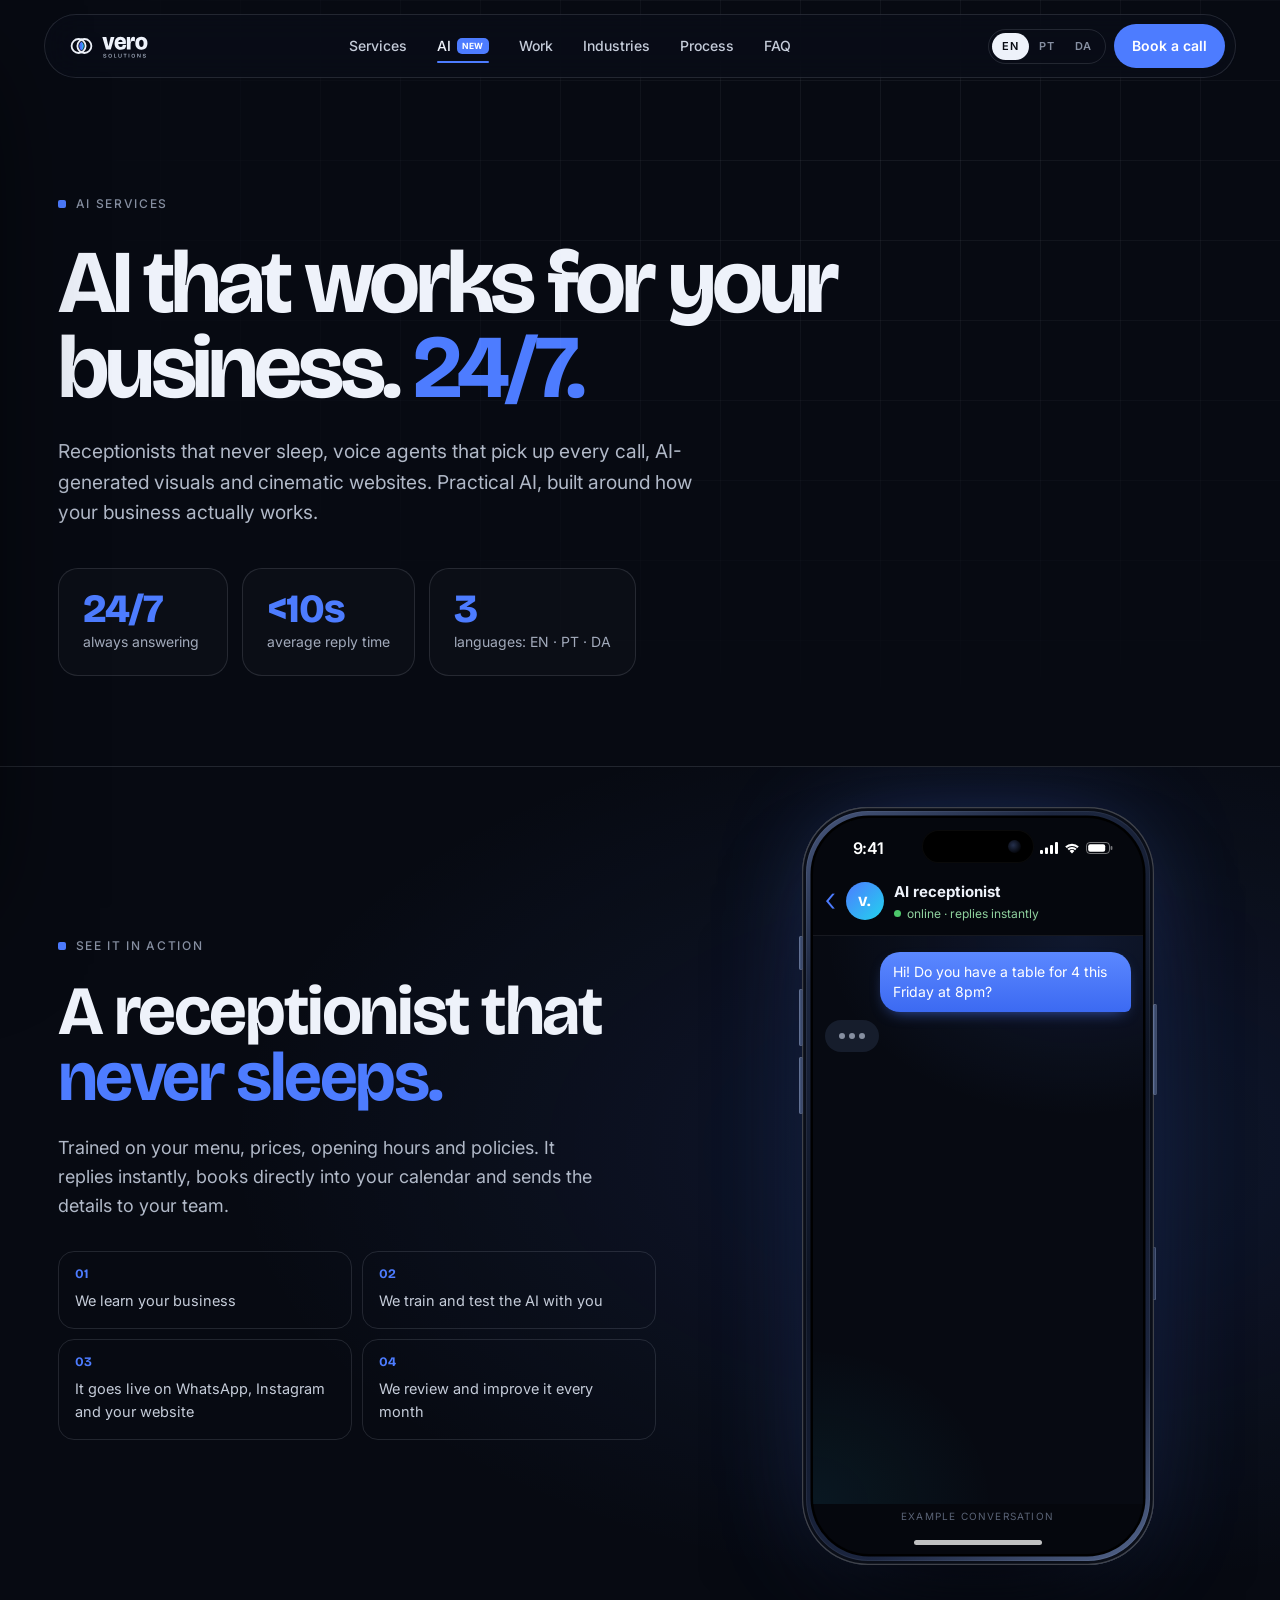
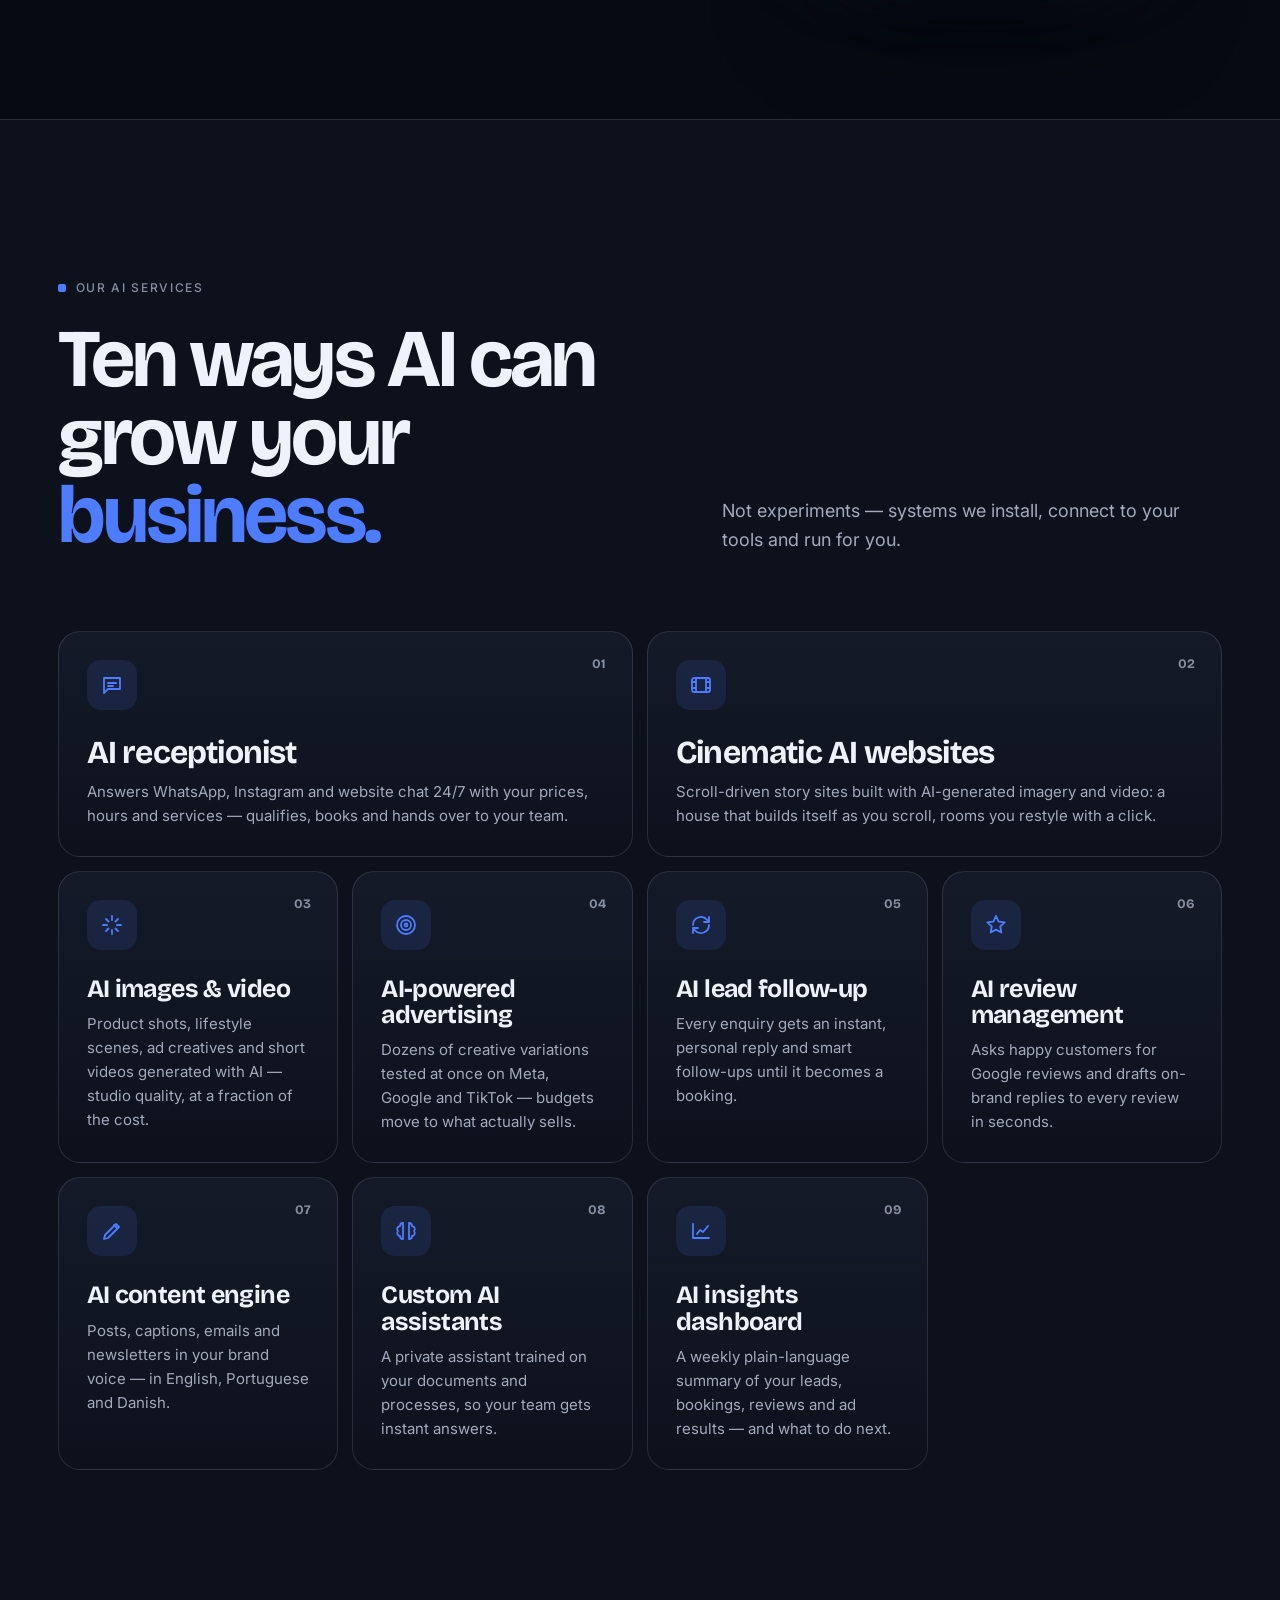
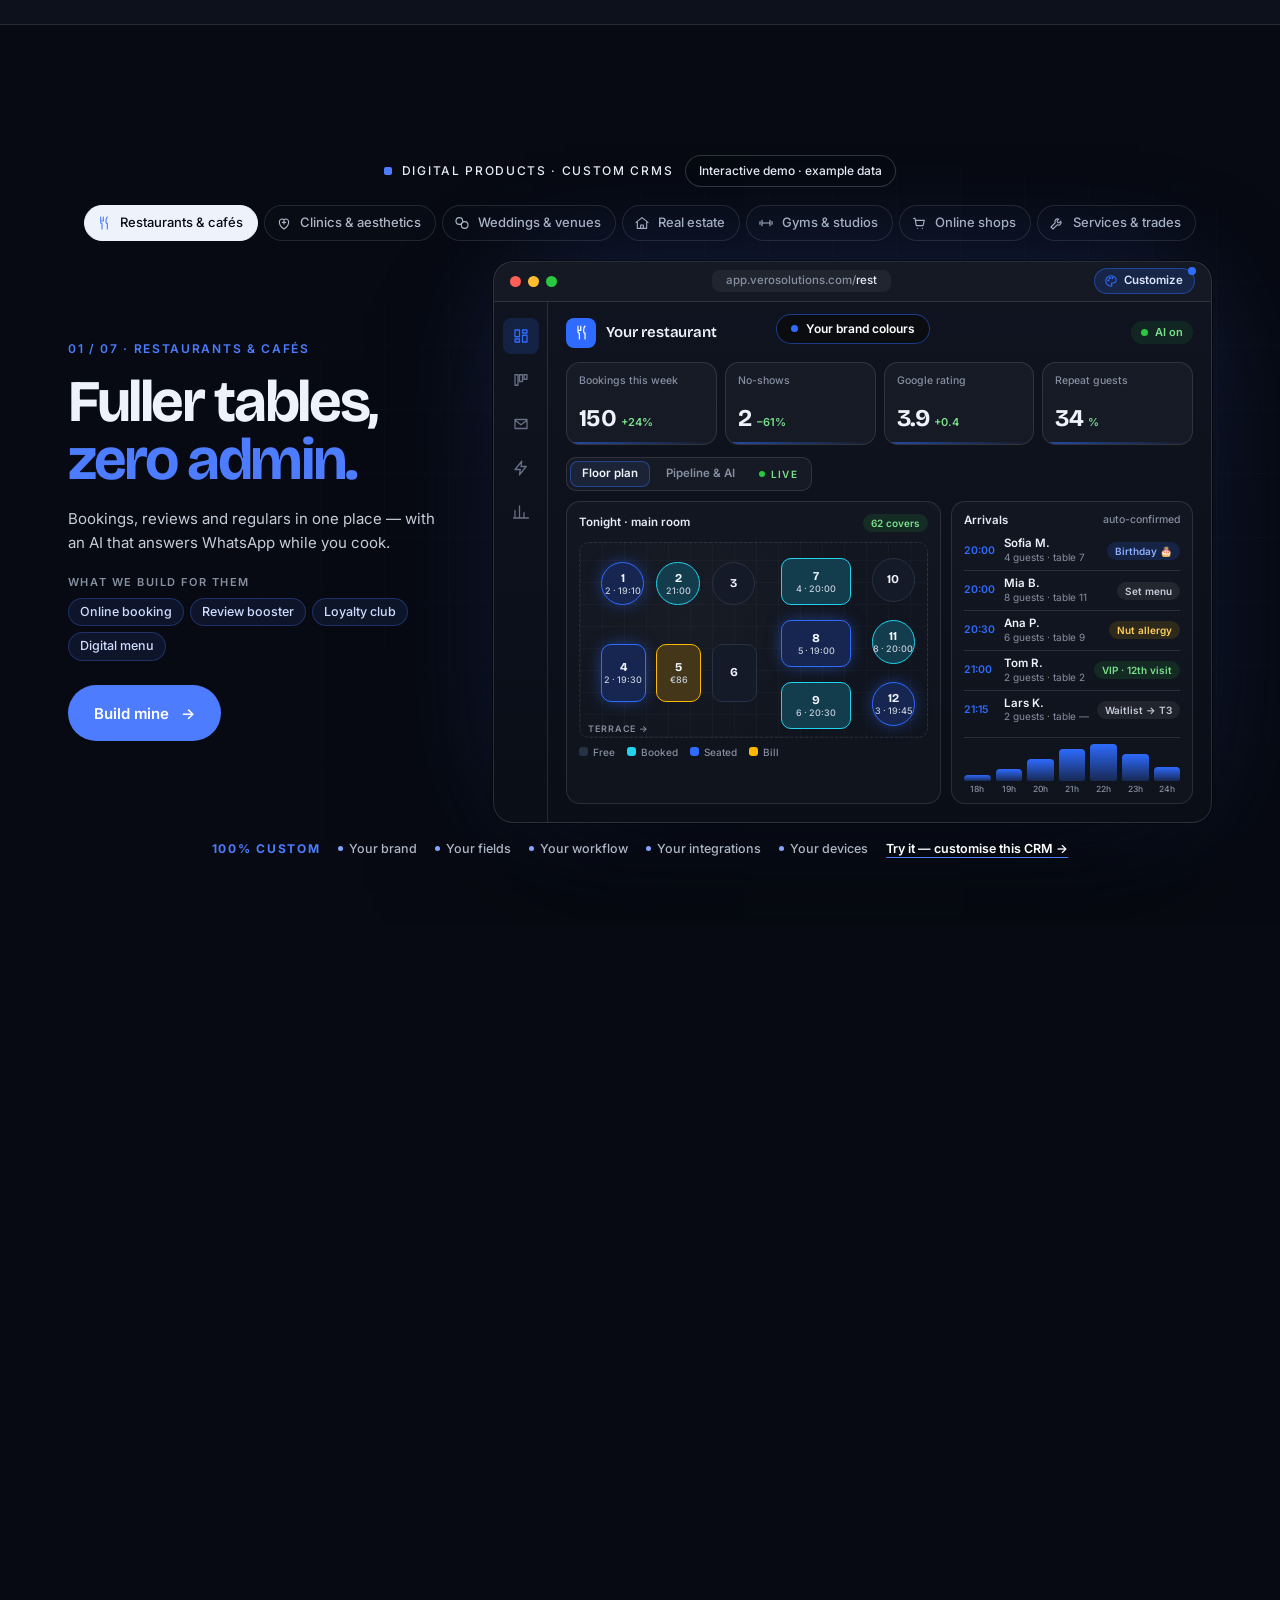
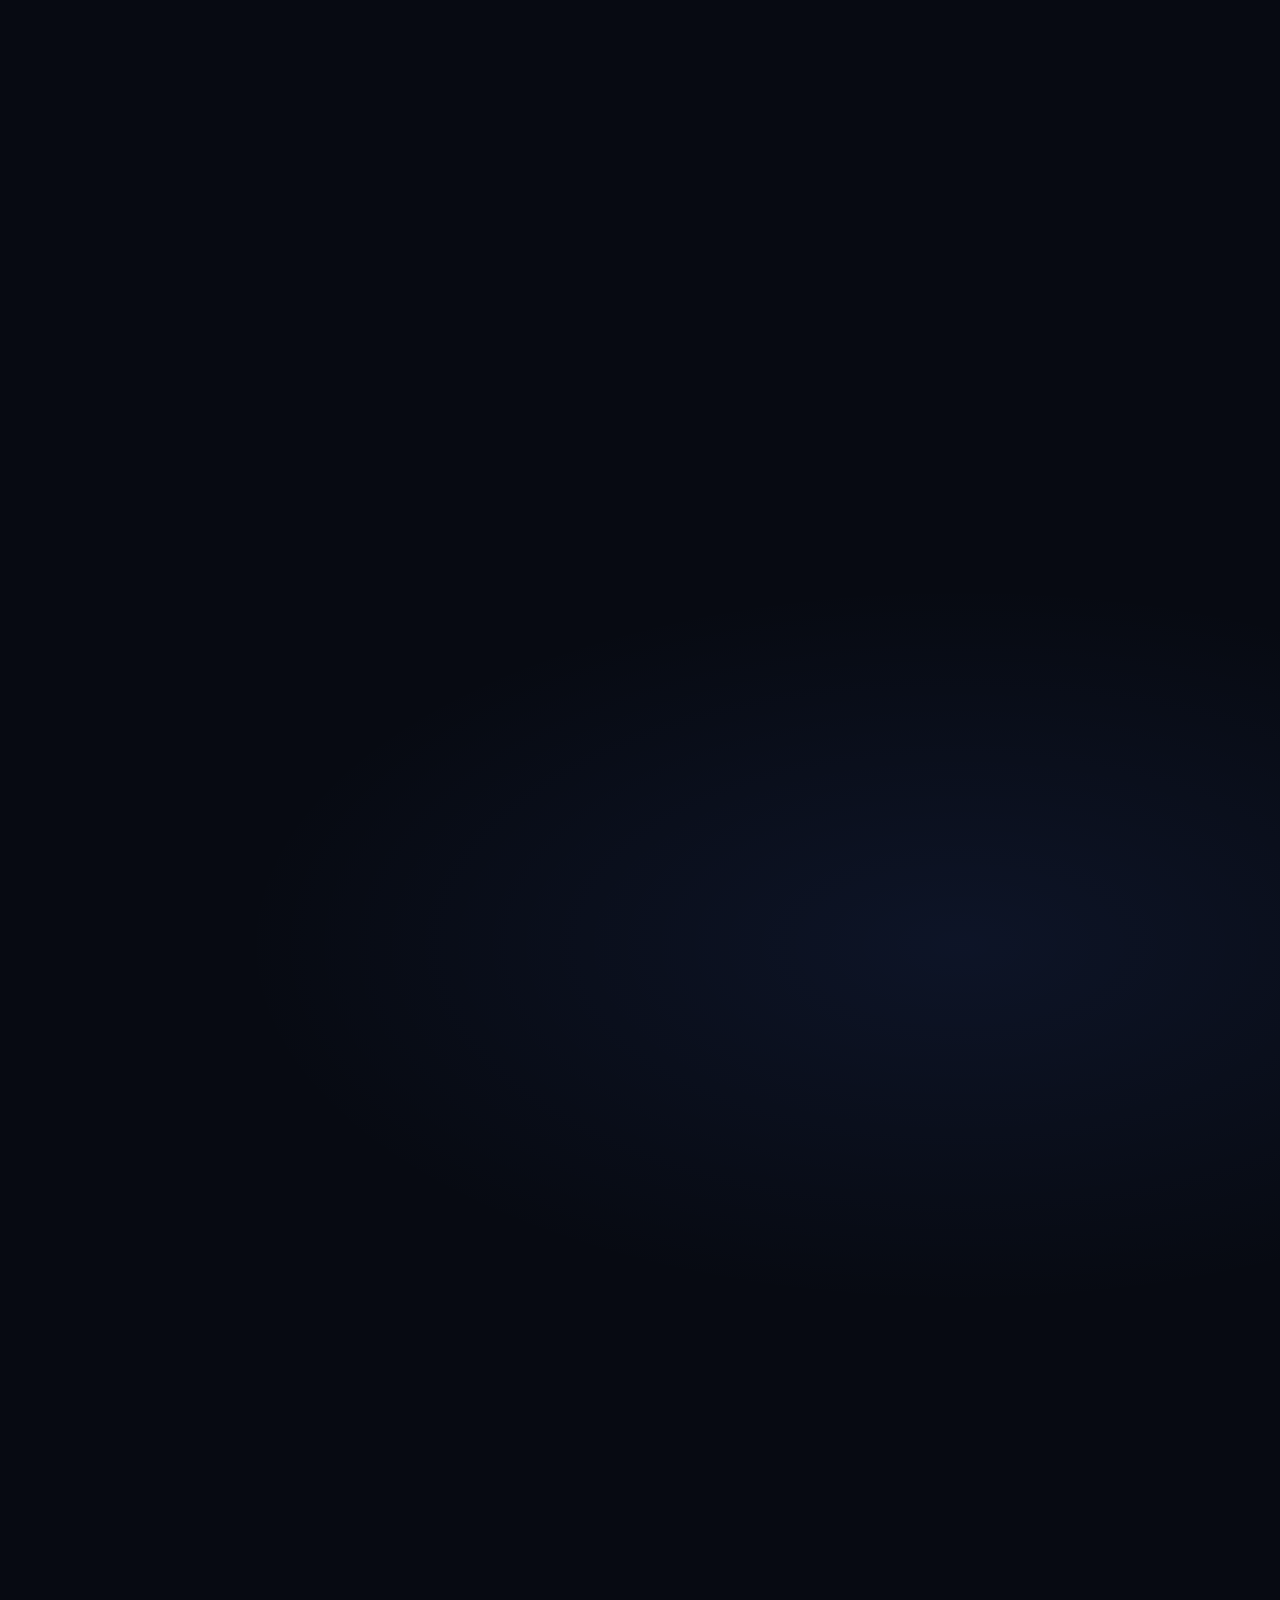
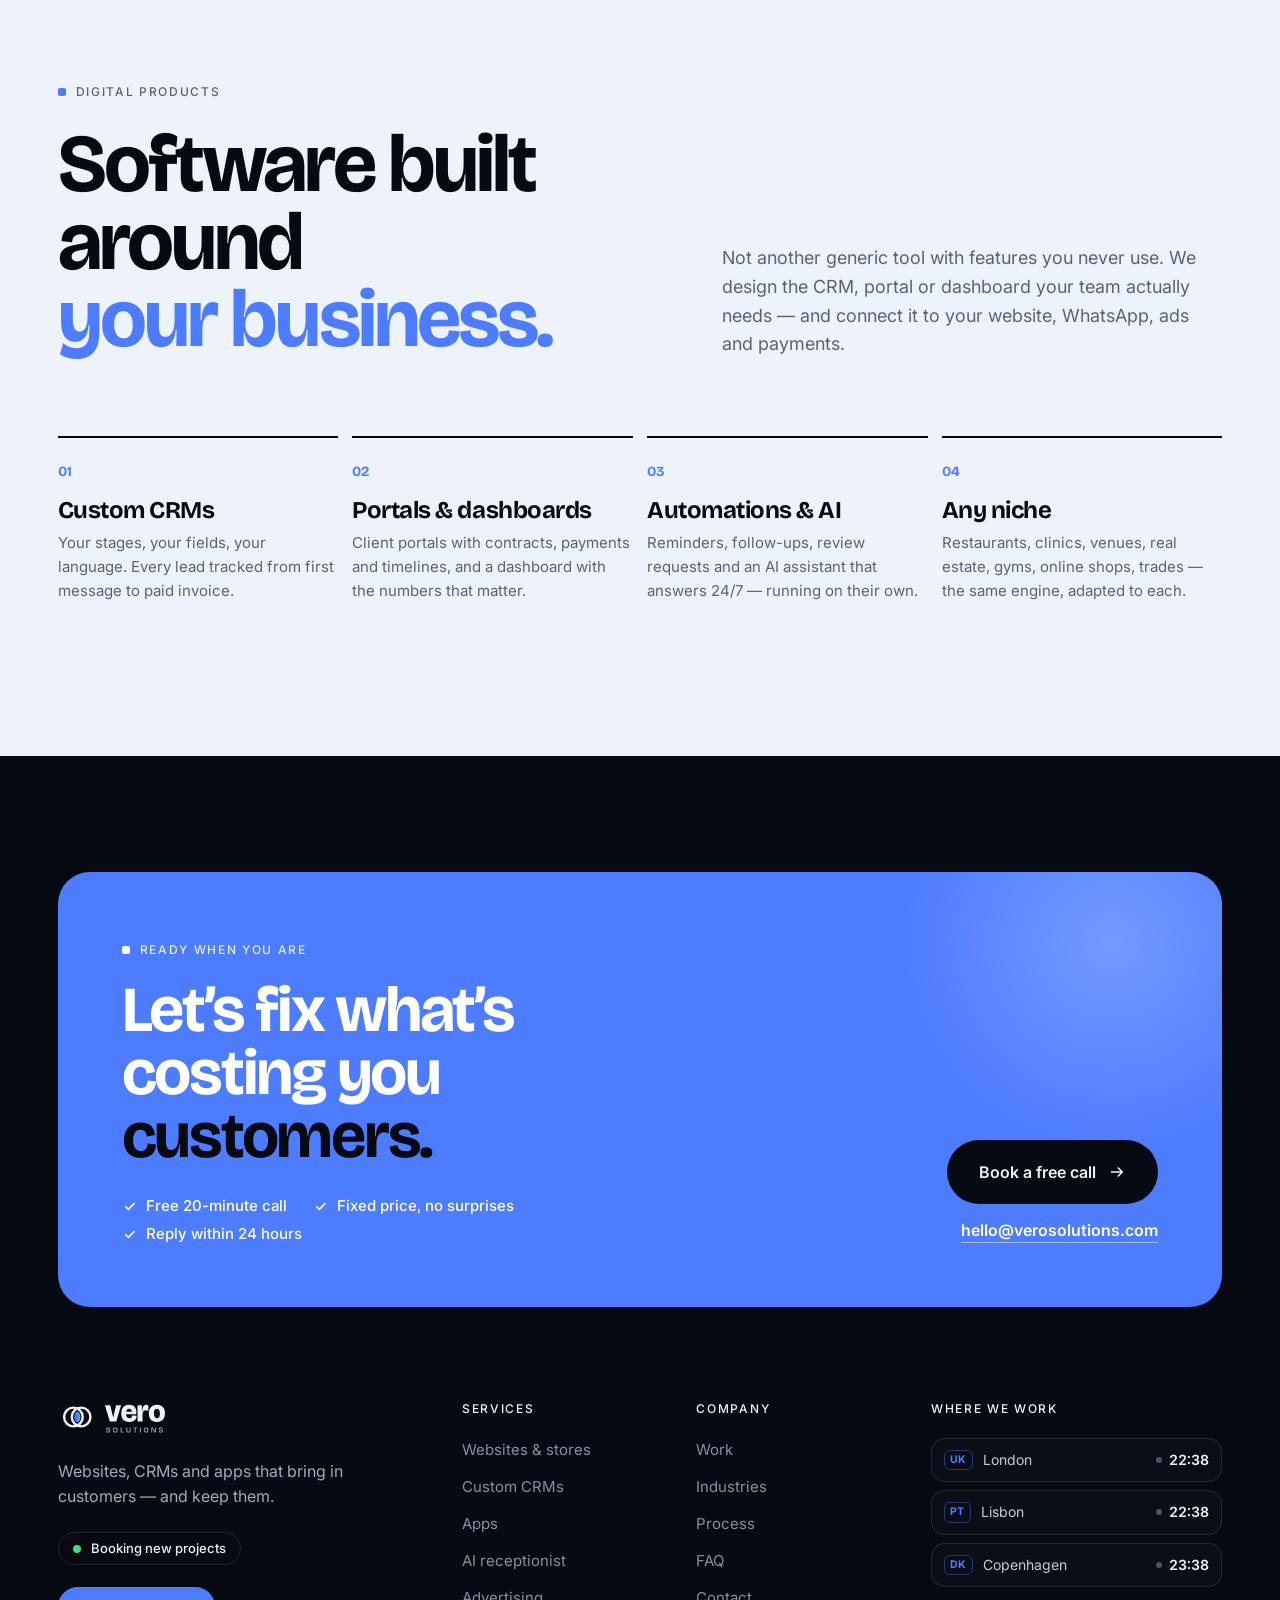
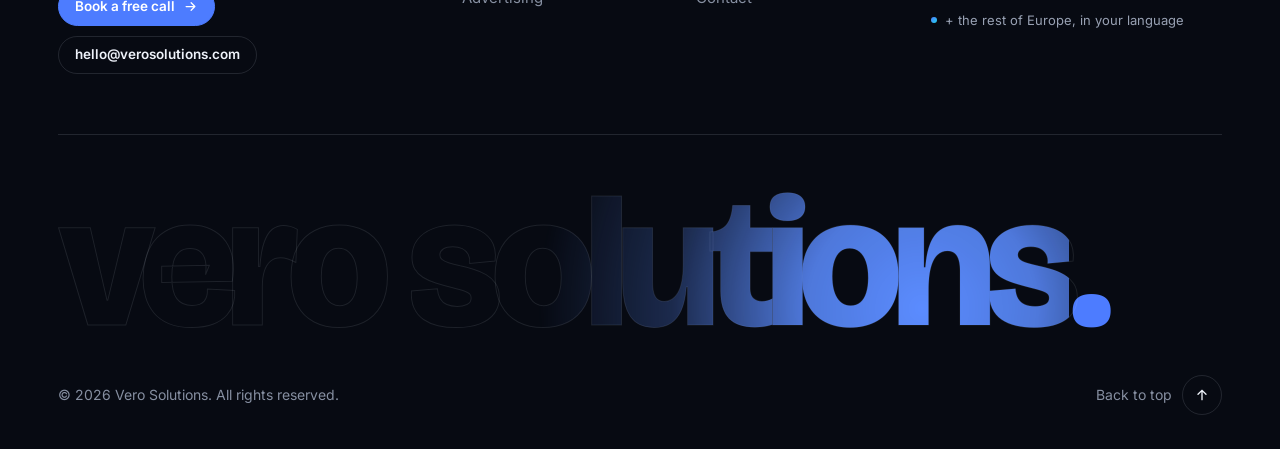
<file: ai.html>
<!doctype html>
<html lang="en">
<head>
<meta charset="utf-8">
<meta name="viewport" content="width=device-width,initial-scale=1">
<title>AI services — Vero Solutions</title>
<meta name="description" content="Vero Solutions is an AI-powered digital agency working in the United Kingdom, Portugal and Denmark: AI receptionists and voice agents, cinematic AI websites, online stores, Meta / Google / TikTok advertising, reviews, loyalty and brand content.">
<link rel="icon" href="img/favicon.svg" type="image/svg+xml">
<meta property="og:title" content="AI services — Vero Solutions">
<meta property="og:description" content="Vero Solutions is an AI-powered digital agency working in the United Kingdom, Portugal and Denmark: AI receptionists and voice agents, cinematic AI websites, online stores, Meta / Google / TikTok advertising, reviews, loyalty and brand content.">
<meta property="og:image" content="img/padel/f.jpg">
<link rel="preconnect" href="https://fonts.googleapis.com"><link rel="preconnect" href="https://fonts.gstatic.com" crossorigin>
<link href="https://fonts.googleapis.com/css2?family=Bricolage+Grotesque:opsz,wght@12..96,400;12..96,500;12..96,600;12..96,700;12..96,800&family=Fraunces:ital,opsz,wght@0,9..144,500;1,9..144,500&family=Inter:wght@400;500;600&display=swap" rel="stylesheet">
<link rel="stylesheet" href="css/site.css">
<script>try{var l=localStorage.getItem('vd-lang');if(l)document.documentElement.lang=l}catch(e){}</script>
</head>
<body>
<header class="nav">
  <div class="bar">
    <button class="burger" id="burger" aria-label="Menu" aria-controls="mnav" aria-expanded="false"><i></i></button>
    <a class="brand" href="index.html" aria-label="Vero Solutions"><img class="logo" src="img/vero-solutions-logo-horizontal-branco.svg" alt="Vero Solutions"><img class="mark" src="img/vero-mark.svg" alt=""><span class="bt"><b>vero</b><small>solutions</small></span></a>
    <nav class="links">
      <a href="services.html"><span data-en>Services</span><span data-pt>Serviços</span><span data-da>Ydelser</span></a>
      <a href="ai.html" class=on><span data-en>AI</span><span data-pt>AI</span><span data-da>AI</span><i class=new>NEW</i></a>
      <a href="work.html"><span data-en>Work</span><span data-pt>Trabalhos</span><span data-da>Projekter</span></a>
      <a href="industries.html"><span data-en>Industries</span><span data-pt>Setores</span><span data-da>Brancher</span></a>
      <a href="process.html"><span data-en>Process</span><span data-pt>Processo</span><span data-da>Proces</span></a>
      <a href="faq.html"><span data-en>FAQ</span><span data-pt>FAQ</span><span data-da>FAQ</span></a>
    </nav>
    <div class="r">
      <div class="lang"><button data-set="en">EN</button><button data-set="pt">PT</button><button data-set="da">DA</button></div>
      <a class="btn p" href="contact.html"><span data-en>Book a call</span><span data-pt>Marcar chamada</span><span data-da>Book et opkald</span></a>
    </div>
  </div>
</header>
<div class="mveil" id="mveil"></div>
<div class="mnav" id="mnav" aria-hidden="true">
  <div class="mn-top"><a class="brand" href="index.html" aria-label="Vero Solutions"><img class="mark" src="img/vero-mark.svg" alt=""><span class="bt"><b>vero</b><small>solutions</small></span></a><button class="x" id="mx" aria-label="Close"><i></i></button></div>
  <nav class="mn-links"><a href="index.html"><em>01</em><span data-en>Home</span><span data-pt>Início</span><span data-da>Forside</span></a><a href="services.html"><em>02</em><span data-en>Services</span><span data-pt>Serviços</span><span data-da>Ydelser</span></a><a href="ai.html"><em>03</em><span data-en>AI</span><span data-pt>AI</span><span data-da>AI</span></a><a href="work.html"><em>04</em><span data-en>Work</span><span data-pt>Trabalhos</span><span data-da>Projekter</span></a><a href="industries.html"><em>05</em><span data-en>Industries</span><span data-pt>Setores</span><span data-da>Brancher</span></a><a href="process.html"><em>06</em><span data-en>Process</span><span data-pt>Processo</span><span data-da>Proces</span></a><a href="faq.html"><em>07</em><span data-en>FAQ</span><span data-pt>FAQ</span><span data-da>FAQ</span></a><a href="contact.html"><em>08</em><span data-en>Contact</span><span data-pt>Contacto</span><span data-da>Kontakt</span></a></nav>
  <div class="mn-foot"><div class="lang"><button data-set="en">EN</button><button data-set="pt">PT</button><button data-set="da">DA</button></div><a class="btn p" href="contact.html"><span data-en>Book a free call</span><span data-pt>Marcar chamada grátis</span><span data-da>Book et gratis opkald</span> →</a></div>
</div>
<main id="top">
<section class="ph">
  <div class="grid-bg"></div>
  <div class="wrap">
    <span class="tag ld"><span data-en>AI services</span><span data-pt>Serviços AI</span><span data-da>AI-ydelser</span></span>
    <h1 class="ld d1"><span data-en>AI that works for your business. <span class=acc>24/7.</span></span><span data-pt>AI que trabalha para o seu negócio. <span class=acc>24/7.</span></span><span data-da>AI, der arbejder for din virksomhed. <span class=acc>24/7.</span></span></h1>
    <p class="ld d2"><span data-en>Receptionists that never sleep, voice agents that pick up every call, AI-generated visuals and cinematic websites. Practical AI, built around how your business actually works.</span><span data-pt>Rececionistas que nunca dormem, agentes de voz que atendem todas as chamadas, visuais gerados por AI e sites cinematográficos. AI prática, feita à volta da forma como o seu negócio funciona.</span><span data-da>Receptionister, der aldrig sover, stemmeagenter, der tager hvert opkald, AI-genererede visuals og filmiske hjemmesider. Praktisk AI, bygget omkring måden, din virksomhed rent faktisk fungerer på.</span></p><div class="aistats ld d3"><div><b>24/7</b><span><span data-en>always answering</span><span data-pt>sempre a responder</span><span data-da>svarer altid</span></span></div><div><b>&lt;10s</b><span><span data-en>average reply time</span><span data-pt>tempo médio de resposta</span><span data-da>gennemsnitlig svartid</span></span></div><div><b>3</b><span><span data-en>languages: EN · PT · DA</span><span data-pt>línguas: EN · PT · DA</span><span data-da>sprog: EN · PT · DA</span></span></div></div>
  </div>
</section>

<section class="sec2 aisec" style="padding-top:40px">
  <div class="wrap aigrid">
    <div>
      <span class="tag rv"><span data-en>See it in action</span><span data-pt>Veja a funcionar</span><span data-da>Se det i aktion</span></span>
      <h2 class="rv d1" style="margin-top:22px"><span data-en>A receptionist that <span class=acc>never sleeps.</span></span><span data-pt>Uma rececionista que <span class=acc>nunca dorme.</span></span><span data-da>En receptionist, der <span class=acc>aldrig sover.</span></span></h2>
      <p class="rv d2 big"><span data-en>Trained on your menu, prices, opening hours and policies. It replies instantly, books directly into your calendar and sends the details to your team.</span><span data-pt>Treinada com o seu menu, preços, horários e regras. Responde de imediato, marca diretamente no calendário e envia os detalhes à equipa.</span><span data-da>Trænet på dit menukort, dine priser, åbningstider og regler. Den svarer med det samme, booker direkte i din kalender og sender detaljerne til dit team.</span></p>
      <div class="howai rv d2">
        <div><b>01</b><span data-en>We learn your business</span><span data-pt>Aprendemos o seu negócio</span><span data-da>Vi lærer din virksomhed at kende</span></div><div><b>02</b><span data-en>We train and test the AI with you</span><span data-pt>Treinamos e testamos a AI consigo</span><span data-da>Vi træner og tester AI'en sammen med dig</span></div><div><b>03</b><span data-en>It goes live on WhatsApp, Instagram and your website</span><span data-pt>Fica online no WhatsApp, Instagram e no seu site</span><span data-da>Den går live på WhatsApp, Instagram og din hjemmeside</span></div><div><b>04</b><span data-en>We review and improve it every month</span><span data-pt>Revemos e melhoramos todos os meses</span><span data-da>Vi gennemgår og forbedrer den hver måned</span></div>
      </div>
    </div>
    <div class="phone2 iph rv" id="chat" aria-label="iPhone showing an example WhatsApp conversation with the AI receptionist">
  <i class="ip-b ip-act"></i><i class="ip-b ip-vu"></i><i class="ip-b ip-vd"></i><i class="ip-b ip-pw"></i><i class="ip-b ip-cc"></i>
  <div class="ip-scr">
  <div class="ip-sb"><b>9:41</b><span class="ip-di"></span><span class="ip-ic"><svg viewBox="0 0 18 12" aria-hidden="true"><rect x="0" y="8" width="3" height="4" rx="1"/><rect x="5" y="5.5" width="3" height="6.5" rx="1"/><rect x="10" y="3" width="3" height="9" rx="1"/><rect x="15" y="0" width="3" height="12" rx="1"/></svg><svg viewBox="0 0 16 12" aria-hidden="true"><path d="M8 11.5 5.6 9a3.4 3.4 0 0 1 4.8 0zM3.4 6.8a6.5 6.5 0 0 1 9.2 0l-1.5 1.5a4.4 4.4 0 0 0-6.2 0zM1.2 4.6a9.6 9.6 0 0 1 13.6 0l-1.5 1.5a7.5 7.5 0 0 0-10.6 0z"/></svg><svg viewBox="0 0 27 12" aria-hidden="true"><rect x=".5" y=".5" width="23" height="11" rx="3.4" fill="none" stroke="currentColor" opacity=".45"/><rect x="2.2" y="2.2" width="17" height="7.6" rx="2"/><rect x="24.6" y="4" width="1.8" height="4" rx=".9" opacity=".45"/></svg></span></div>
  <div class="ph-top"><span class="ip-back" aria-hidden="true">‹</span><span class="av">V.</span><div><b><span data-en>AI receptionist</span><span data-pt>Rececionista AI</span><span data-da>AI-receptionist</span></b><small><i></i><span data-en>online · replies instantly</span><span data-pt>online · responde de imediato</span><span data-da>online · svarer med det samme</span></small></div></div>
    <div class="ph-body"><div class="msg u"><span data-en>Hi! Do you have a table for 4 this Friday at 8pm?</span><span data-pt>Olá! Têm mesa para 4 esta sexta às 20h?</span><span data-da>Hej! Har I et bord til 4 på fredag kl. 20?</span></div><div class="msg a"><span data-en>Hi Sofia! Yes — Friday at 20:00 for 4, I have a terrace table free. Shall I book it?</span><span data-pt>Olá Sofia! Sim — sexta às 20:00 para 4, tenho uma mesa livre na esplanada. Quer que reserve?</span><span data-da>Hej Sofia! Ja — fredag kl. 20:00 til 4, jeg har et ledigt bord på terrassen. Skal jeg booke det?</span></div><div class="msg u"><span data-en>Yes please. It’s my husband’s birthday.</span><span data-pt>Sim, por favor. É o aniversário do meu marido.</span><span data-da>Ja tak. Det er min mands fødselsdag.</span></div><div class="msg a"><span data-en>Booked! I’ve told the team about the birthday. You’ll get a confirmation now and a reminder on Friday morning.</span><span data-pt>Reservado! Já avisei a equipa do aniversário. Vai receber a confirmação agora e um lembrete na sexta de manhã.</span><span data-da>Booket! Jeg har fortalt teamet om fødselsdagen. Du får en bekræftelse nu og en påmindelse fredag morgen.</span></div><div class="msg s"><span data-en>New booking · Fri 20:00 · 4 people · Terrace · Birthday</span><span data-pt>Nova reserva · Sex 20:00 · 4 pessoas · Esplanada · Aniversário</span><span data-da>Ny booking · Fre 20:00 · 4 personer · Terrasse · Fødselsdag</span></div><div class="typing"><i></i><i></i><i></i></div></div>
    <div class="ph-cap"><span data-en>Example conversation</span><span data-pt>Exemplo de conversa</span><span data-da>Eksempel på samtale</span></div>
  <i class="ip-hi"></i>
  </div>
</div>
  </div>
</section>
<section class="sec2 dark2">
  <div class="wrap">
    <span class="tag rv"><span data-en>Our AI services</span><span data-pt>Os nossos serviços AI</span><span data-da>Vores AI-ydelser</span></span>
    <div class="hd"><h2 class="rv d1"><span data-en>Ten ways AI can<br>grow your <span class=acc>business.</span></span><span data-pt>Dez formas de a&nbsp;AI fazer<br>crescer o seu <span class=acc>negócio.</span></span><span data-da>Ti måder, AI kan<br>få din <span class=acc>virksomhed</span> til at vokse.</span></h2>
    <p class="rv d2"><span data-en>Not experiments — systems we install, connect to your tools and run for you.</span><span data-pt>Não são experiências — são sistemas que instalamos, ligamos às suas ferramentas e gerimos por si.</span><span data-da>Ikke eksperimenter — systemer, vi installerer, forbinder til dine værktøjer og driver for dig.</span></p></div>
    <div class="aicards"><div class="aic rv d0"><span class="n">01</span><div class="ic"><svg viewBox="0 0 24 24" fill="none" stroke="currentColor" stroke-width="1.8" stroke-linecap="round" stroke-linejoin="round"><path d="M4 5h16v11H8l-4 4z"/><path d="M8 10h8M8 13h5"/></svg></div><h3><span data-en>AI receptionist</span><span data-pt>Rececionista AI</span><span data-da>AI-receptionist</span></h3><p><span data-en>Answers WhatsApp, Instagram and website chat 24/7 with your prices, hours and services — qualifies, books and hands over to your team.</span><span data-pt>Responde no WhatsApp, Instagram e chat do site 24/7 com os seus preços, horários e serviços — qualifica, marca e passa à equipa.</span><span data-da>Svarer på WhatsApp, Instagram og chatten på din hjemmeside 24/7 med dine priser, åbningstider og ydelser — kvalificerer, booker og overdrager til dit team.</span></p></div><div class="aic rv d2"><span class="n">02</span><div class="ic"><svg viewBox="0 0 24 24" fill="none" stroke="currentColor" stroke-width="1.8" stroke-linecap="round" stroke-linejoin="round"><rect x="3" y="5" width="18" height="14" rx="2"/><path d="M7 5v14M17 5v14M3 9h4M3 15h4M17 9h4M17 15h4"/></svg></div><h3><span data-en>Cinematic AI websites</span><span data-pt>Sites cinematográficos com AI</span><span data-da>Filmiske AI-hjemmesider</span></h3><p><span data-en>Scroll-driven story sites built with AI-generated imagery and video: a house that builds itself as you scroll, rooms you restyle with a click.</span><span data-pt>Sites com scroll cinematográfico feitos com imagens e vídeo gerados por AI: uma casa que se constrói enquanto faz scroll, divisões que muda com um clique.</span><span data-da>Scroll-drevne hjemmesider bygget med AI-genererede billeder og video: et hus, der bygger sig selv, mens du scroller, og rum, du kan restyle med et klik.</span></p></div><div class="aic rv d0"><span class="n">03</span><div class="ic"><svg viewBox="0 0 24 24" fill="none" stroke="currentColor" stroke-width="1.8" stroke-linecap="round" stroke-linejoin="round"><path d="M12 3v4M12 17v4M3 12h4M17 12h4M6 6l2.5 2.5M15.5 15.5L18 18M6 18l2.5-2.5M15.5 8.5L18 6"/></svg></div><h3><span data-en>AI images & video</span><span data-pt>Imagens e vídeo com AI</span><span data-da>AI-billeder & video</span></h3><p><span data-en>Product shots, lifestyle scenes, ad creatives and short videos generated with AI — studio quality, at a fraction of the cost.</span><span data-pt>Fotos de produto, cenas lifestyle, criativos de anúncios e vídeos curtos gerados com AI — qualidade de estúdio, por uma fração do custo.</span><span data-da>Produktbilleder, lifestylescener, annoncekreativer og korte videoer genereret med AI — i studiekvalitet til en brøkdel af prisen.</span></p></div><div class="aic rv d1"><span class="n">04</span><div class="ic"><svg viewBox="0 0 24 24" fill="none" stroke="currentColor" stroke-width="1.8" stroke-linecap="round" stroke-linejoin="round"><circle cx="12" cy="12" r="9"/><circle cx="12" cy="12" r="5"/><circle cx="12" cy="12" r="1.5"/></svg></div><h3><span data-en>AI-powered advertising</span><span data-pt>Publicidade com AI</span><span data-da>AI-drevet annoncering</span></h3><p><span data-en>Dozens of creative variations tested at once on Meta, Google and TikTok — budgets move to what actually sells.</span><span data-pt>Dezenas de variações de criativos testadas ao mesmo tempo na Meta, Google e TikTok — o orçamento vai para o que realmente vende.</span><span data-da>Dusinvis af kreative varianter testet på én gang på Meta, Google og TikTok — budgettet flyttes derhen, hvor det rent faktisk sælger.</span></p></div><div class="aic rv d2"><span class="n">05</span><div class="ic"><svg viewBox="0 0 24 24" fill="none" stroke="currentColor" stroke-width="1.8" stroke-linecap="round" stroke-linejoin="round"><path d="M4 12a8 8 0 0114-5.3L20 9M20 4v5h-5M20 12a8 8 0 01-14 5.3L4 15M4 20v-5h5"/></svg></div><h3><span data-en>AI lead follow-up</span><span data-pt>Follow-up de contactos com AI</span><span data-da>AI-opfølgning på leads</span></h3><p><span data-en>Every enquiry gets an instant, personal reply and smart follow-ups until it becomes a booking.</span><span data-pt>Cada pedido recebe uma resposta imediata e personalizada e follow-ups inteligentes até se tornar uma reserva.</span><span data-da>Hver henvendelse får et øjeblikkeligt, personligt svar og smarte opfølgninger, indtil den bliver til en booking.</span></p></div><div class="aic rv d0"><span class="n">06</span><div class="ic"><svg viewBox="0 0 24 24" fill="none" stroke="currentColor" stroke-width="1.8" stroke-linecap="round" stroke-linejoin="round"><path d="M12 3l2.6 5.6 6.1.7-4.5 4.2 1.2 6L12 16.6 6.6 19.5l1.2-6L3.3 9.3l6.1-.7z"/></svg></div><h3><span data-en>AI review management</span><span data-pt>Gestão de avaliações com AI</span><span data-da>AI-styring af anmeldelser</span></h3><p><span data-en>Asks happy customers for Google reviews and drafts on-brand replies to every review in seconds.</span><span data-pt>Pede avaliações Google aos clientes satisfeitos e escreve respostas à medida da marca em segundos.</span><span data-da>Beder tilfredse kunder om Google-anmeldelser og skriver svar i din brandtone på hver anmeldelse på få sekunder.</span></p></div><div class="aic rv d1"><span class="n">07</span><div class="ic"><svg viewBox="0 0 24 24" fill="none" stroke="currentColor" stroke-width="1.8" stroke-linecap="round" stroke-linejoin="round"><path d="M4 20l4-1 11-11-3-3L5 16z"/><path d="M14 6l3 3"/></svg></div><h3><span data-en>AI content engine</span><span data-pt>Motor de conteúdo AI</span><span data-da>AI-indholdsmotor</span></h3><p><span data-en>Posts, captions, emails and newsletters in your brand voice — in English, Portuguese and Danish.</span><span data-pt>Posts, legendas, emails e newsletters com a voz da sua marca — em inglês, português e dinamarquês.</span><span data-da>Opslag, billedtekster, e-mails og nyhedsbreve i din brandstemme — på engelsk, portugisisk og dansk.</span></p></div><div class="aic rv d2"><span class="n">08</span><div class="ic"><svg viewBox="0 0 24 24" fill="none" stroke="currentColor" stroke-width="1.8" stroke-linecap="round" stroke-linejoin="round"><path d="M9 4a3 3 0 00-3 3 3 3 0 00-2 5 3 3 0 002 5 3 3 0 003 3V4zM15 4a3 3 0 013 3 3 3 0 012 5 3 3 0 01-2 5 3 3 0 01-3 3V4z"/></svg></div><h3><span data-en>Custom AI assistants</span><span data-pt>Assistentes AI à medida</span><span data-da>Skræddersyede AI-assistenter</span></h3><p><span data-en>A private assistant trained on your documents and processes, so your team gets instant answers.</span><span data-pt>Um assistente privado treinado com os seus documentos e processos, para a equipa ter respostas imediatas.</span><span data-da>En privat assistent trænet på dine dokumenter og processer, så dit team får svar med det samme.</span></p></div><div class="aic rv d0"><span class="n">09</span><div class="ic"><svg viewBox="0 0 24 24" fill="none" stroke="currentColor" stroke-width="1.8" stroke-linecap="round" stroke-linejoin="round"><path d="M4 19V5M4 19h16M8 15l3-4 3 2 5-6"/></svg></div><h3><span data-en>AI insights dashboard</span><span data-pt>Painel de insights com AI</span><span data-da>AI-indsigtsdashboard</span></h3><p><span data-en>A weekly plain-language summary of your leads, bookings, reviews and ad results — and what to do next.</span><span data-pt>Um resumo semanal, em linguagem simples, dos contactos, reservas, avaliações e anúncios — e o que fazer a seguir.</span><span data-da>Et ugentligt resumé i et klart sprog af dine leads, bookinger, anmeldelser og annonceresultater — og hvad du skal gøre nu.</span></p></div></div>
  </div>
</section>
<section class="crm" id="crm"></section>
<section class="sec2 paper">
  <div class="wrap">
    <span class="tag rv"><span data-en>Digital products</span><span data-pt>Produtos digitais</span><span data-da>Digitale produkter</span></span>
    <div class="hd"><h2 class="rv d1"><span data-en>Software built around<br><span class=acc>your business.</span></span><span data-pt>Software feito à medida<br><span class=acc>do seu negócio.</span></span><span data-da>Software bygget omkring<br><span class=acc>din virksomhed.</span></span></h2>
    <p class="rv d2"><span data-en>Not another generic tool with features you never use. We design the CRM, portal or dashboard your team actually needs — and connect it to your website, WhatsApp, ads and payments.</span><span data-pt>Não é mais uma ferramenta genérica cheia de funções que nunca usa. Desenhamos o CRM, portal ou painel de que a sua equipa precisa — e ligamo-lo ao site, WhatsApp, anúncios e pagamentos.</span><span data-da>Ikke endnu et generisk værktøj med funktioner, du aldrig bruger. Vi designer det CRM, den portal eller det dashboard, dit team faktisk har brug for — og forbinder det med din hjemmeside, WhatsApp, annoncer og betalinger.</span></p></div>
    <div class="cine">
      <div class="rv"><b>01</b><h4><span data-en>Custom CRMs</span><span data-pt>CRMs à medida</span><span data-da>Skræddersyede CRM</span></h4><p><span data-en>Your stages, your fields, your language. Every lead tracked from first message to paid invoice.</span><span data-pt>As suas etapas, os seus campos, a sua língua. Cada contacto acompanhado da primeira mensagem à fatura paga.</span><span data-da>Dine faser, dine felter, dit sprog. Hvert lead fulgt fra første besked til betalt faktura.</span></p></div>
      <div class="rv d1"><b>02</b><h4><span data-en>Portals & dashboards</span><span data-pt>Portais e painéis</span><span data-da>Portaler & dashboards</span></h4><p><span data-en>Client portals with contracts, payments and timelines, and a dashboard with the numbers that matter.</span><span data-pt>Portais de cliente com contratos, pagamentos e prazos, e um painel com os números que interessam.</span><span data-da>Kundeportaler med kontrakter, betalinger og tidsplaner, og et dashboard med de tal, der betyder noget.</span></p></div>
      <div class="rv d2"><b>03</b><h4><span data-en>Automations & AI</span><span data-pt>Automações e AI</span><span data-da>Automatisering & AI</span></h4><p><span data-en>Reminders, follow-ups, review requests and an AI assistant that answers 24/7 — running on their own.</span><span data-pt>Lembretes, follow-ups, pedidos de avaliação e um assistente AI que responde 24/7 — a funcionar sozinhos.</span><span data-da>Påmindelser, opfølgning, anmodninger om anmeldelser og en AI-assistent, der svarer 24/7 — helt af sig selv.</span></p></div>
      <div class="rv d3"><b>04</b><h4><span data-en>Any niche</span><span data-pt>Qualquer setor</span><span data-da>Enhver branche</span></h4><p><span data-en>Restaurants, clinics, venues, real estate, gyms, online shops, trades — the same engine, adapted to each.</span><span data-pt>Restaurantes, clínicas, espaços de eventos, imobiliário, ginásios, lojas online, obras — o mesmo motor, adaptado a cada um.</span><span data-da>Restauranter, klinikker, selskabslokaler, ejendomshandel, fitness, webshops, håndværk — samme motor, tilpasset hver enkelt.</span></p></div>
    </div>
  </div>
</section>

</main>

<section class="ft-cta">
  <div class="wrap">
    <div class="ft-card rv">
      <div class="ft-card-l">
        <span class="tag"><span data-en>Ready when you are</span><span data-pt>Prontos quando quiser</span><span data-da>Klar, når du er</span></span>
        <h2><span data-en>Let’s fix what’s costing you <span class=acc>customers.</span></span><span data-pt>Vamos resolver o que lhe custa <span class=acc>clientes.</span></span><span data-da>Lad os løse det, der koster dig <span class=acc>kunder.</span></span></h2>
        <ul><li><svg viewBox="0 0 24 24" fill="none" stroke="currentColor" stroke-width="2.4"><path d="M5 12.5l4.5 4.5L19 7.5"/></svg><span data-en>Free 20-minute call</span><span data-pt>Chamada grátis de 20 minutos</span><span data-da>Gratis opkald på 20 minutter</span></li><li><svg viewBox="0 0 24 24" fill="none" stroke="currentColor" stroke-width="2.4"><path d="M5 12.5l4.5 4.5L19 7.5"/></svg><span data-en>Fixed price, no surprises</span><span data-pt>Preço fechado, sem surpresas</span><span data-da>Fast pris, ingen overraskelser</span></li><li><svg viewBox="0 0 24 24" fill="none" stroke="currentColor" stroke-width="2.4"><path d="M5 12.5l4.5 4.5L19 7.5"/></svg><span data-en>Reply within 24 hours</span><span data-pt>Resposta em 24 horas</span><span data-da>Svar inden for 24 timer</span></li></ul>
      </div>
      <div class="ft-card-r">
        <a class="btn p xl" href="contact.html"><span data-en>Book a free call</span><span data-pt>Marcar chamada grátis</span><span data-da>Book et gratis opkald</span><svg viewBox="0 0 24 24" fill="none" stroke="currentColor" stroke-width="2"><path d="M4 12h15M13 6l6 6-6 6"/></svg></a>
        <a class="ft-mail js-mail" href="mailto:hello@verosolutions.com">hello@verosolutions.com</a>
      </div>
    </div>
  </div>
</section>
<footer class="ft">
  <div class="wrap">
    <div class="ft-grid"><div class="ft-brand"><a href="index.html" aria-label="Vero Solutions"><img class="logo" src="img/vero-solutions-logo-horizontal-branco.svg" alt="Vero Solutions"></a><p><span data-en>Websites, CRMs and apps that bring in customers — and keep them.</span><span data-pt>Sites, CRMs e apps que trazem clientes — e os mantêm.</span><span data-da>Hjemmesider, CRM-systemer og apps, der skaffer kunder — og fastholder dem.</span></p><span class="ft-live"><i></i><span data-en>Booking new projects</span><span data-pt>A aceitar novos projetos</span><span data-da>Tager imod nye projekter</span></span><div class="ft-act"><a class="ft-btn p" href="contact.html"><span data-en>Book a free call</span><span data-pt>Marcar chamada grátis</span><span data-da>Book et gratis opkald</span><svg viewBox="0 0 24 24" fill="none" stroke="currentColor" stroke-width="2" stroke-linecap="round" stroke-linejoin="round"><path d="M5 12h14M13 6l6 6-6 6"/></svg></a><a class="ft-btn" href="mailto:hello@verosolutions.com">hello@verosolutions.com</a></div></div><div class="ft-col"><h5><button type="button" class="ft-h" aria-expanded="false"><span data-en>Services</span><span data-pt>Serviços</span><span data-da>Ydelser</span><svg class="ch" viewBox="0 0 24 24" fill="none" stroke="currentColor" stroke-width="2" stroke-linecap="round"><path d="M6 9l6 6 6-6"/></svg></button></h5><div class="ft-links"><a href="services.html#web"><span data-en>Websites & stores</span><span data-pt>Sites e lojas</span><span data-da>Hjemmesider & webshops</span></a><a href="index.html#crm"><span data-en>Custom CRMs</span><span data-pt>CRMs à medida</span><span data-da>Skræddersyede CRM</span></a><a href="contact.html"><span data-en>Apps</span><span data-pt>Apps</span><span data-da>Apps</span></a><a href="ai.html"><span data-en>AI receptionist</span><span data-pt>Rececionista AI</span><span data-da>AI-receptionist</span></a><a href="services.html#ads"><span data-en>Advertising</span><span data-pt>Publicidade</span><span data-da>Annoncering</span></a></div></div><div class="ft-col"><h5><button type="button" class="ft-h" aria-expanded="false"><span data-en>Company</span><span data-pt>Empresa</span><span data-da>Virksomhed</span><svg class="ch" viewBox="0 0 24 24" fill="none" stroke="currentColor" stroke-width="2" stroke-linecap="round"><path d="M6 9l6 6 6-6"/></svg></button></h5><div class="ft-links"><a href="work.html"><span data-en>Work</span><span data-pt>Trabalhos</span><span data-da>Arbejde</span></a><a href="industries.html"><span data-en>Industries</span><span data-pt>Setores</span><span data-da>Brancher</span></a><a href="process.html"><span data-en>Process</span><span data-pt>Processo</span><span data-da>Proces</span></a><a href="faq.html"><span data-en>FAQ</span><span data-pt>FAQ</span><span data-da>FAQ</span></a><a href="contact.html"><span data-en>Contact</span><span data-pt>Contacto</span><span data-da>Kontakt</span></a></div></div><div class="ft-col ft-where"><h5 class="ft-plain"><span data-en>Where we work</span><span data-pt>Onde trabalhamos</span><span data-da>Hvor vi arbejder</span></h5><div class="ft-clocks"><div class="ft-clk" data-tz="Europe/London"><b>UK</b><span class="nm"><span data-en>London</span><span data-pt>Londres</span><span data-da>London</span></span><time>--:--</time></div><div class="ft-clk" data-tz="Europe/Lisbon"><b>PT</b><span class="nm"><span data-en>Lisbon</span><span data-pt>Lisboa</span><span data-da>Lissabon</span></span><time>--:--</time></div><div class="ft-clk" data-tz="Europe/Copenhagen"><b>DK</b><span class="nm"><span data-en>Copenhagen</span><span data-pt>Copenhaga</span><span data-da>København</span></span><time>--:--</time></div></div><span class="ft-eu"><i></i><span data-en>+ the rest of Europe, in your language</span><span data-pt>+ o resto da Europa, na sua língua</span><span data-da>+ resten af Europa, på dit sprog</span></span></div></div>
    <div class="ft-big" aria-hidden="true"><span>vero solutions</span><i class="dot">.</i></div>
    <div class="ft-bot"><span>© <span id="yr">2026</span> Vero Solutions. <span data-en>All rights reserved.</span><span data-pt>Todos os direitos reservados.</span><span data-da>Alle rettigheder forbeholdes.</span></span><a href="#top" class="ft-top" onclick="window.scrollTo({top:0,behavior:'smooth'});return false"><span class="lb"><span data-en>Back to top</span><span data-pt>Voltar ao topo</span><span data-da>Til toppen</span></span><i><svg viewBox="0 0 24 24" fill="none" stroke="currentColor" stroke-width="2" stroke-linecap="round"><path d="M12 19V5M6 11l6-6 6 6"/></svg></i></a></div>
  </div>
</footer>

<script src="js/services-data.js"></script><script src="js/sidemenu.js"></script><script src="js/crm-modules.js"></script><script src="js/crm-demo.js"></script><script src="js/crm-custom.js"></script><script src="js/site.js"></script>
</body>
</html>
</file>
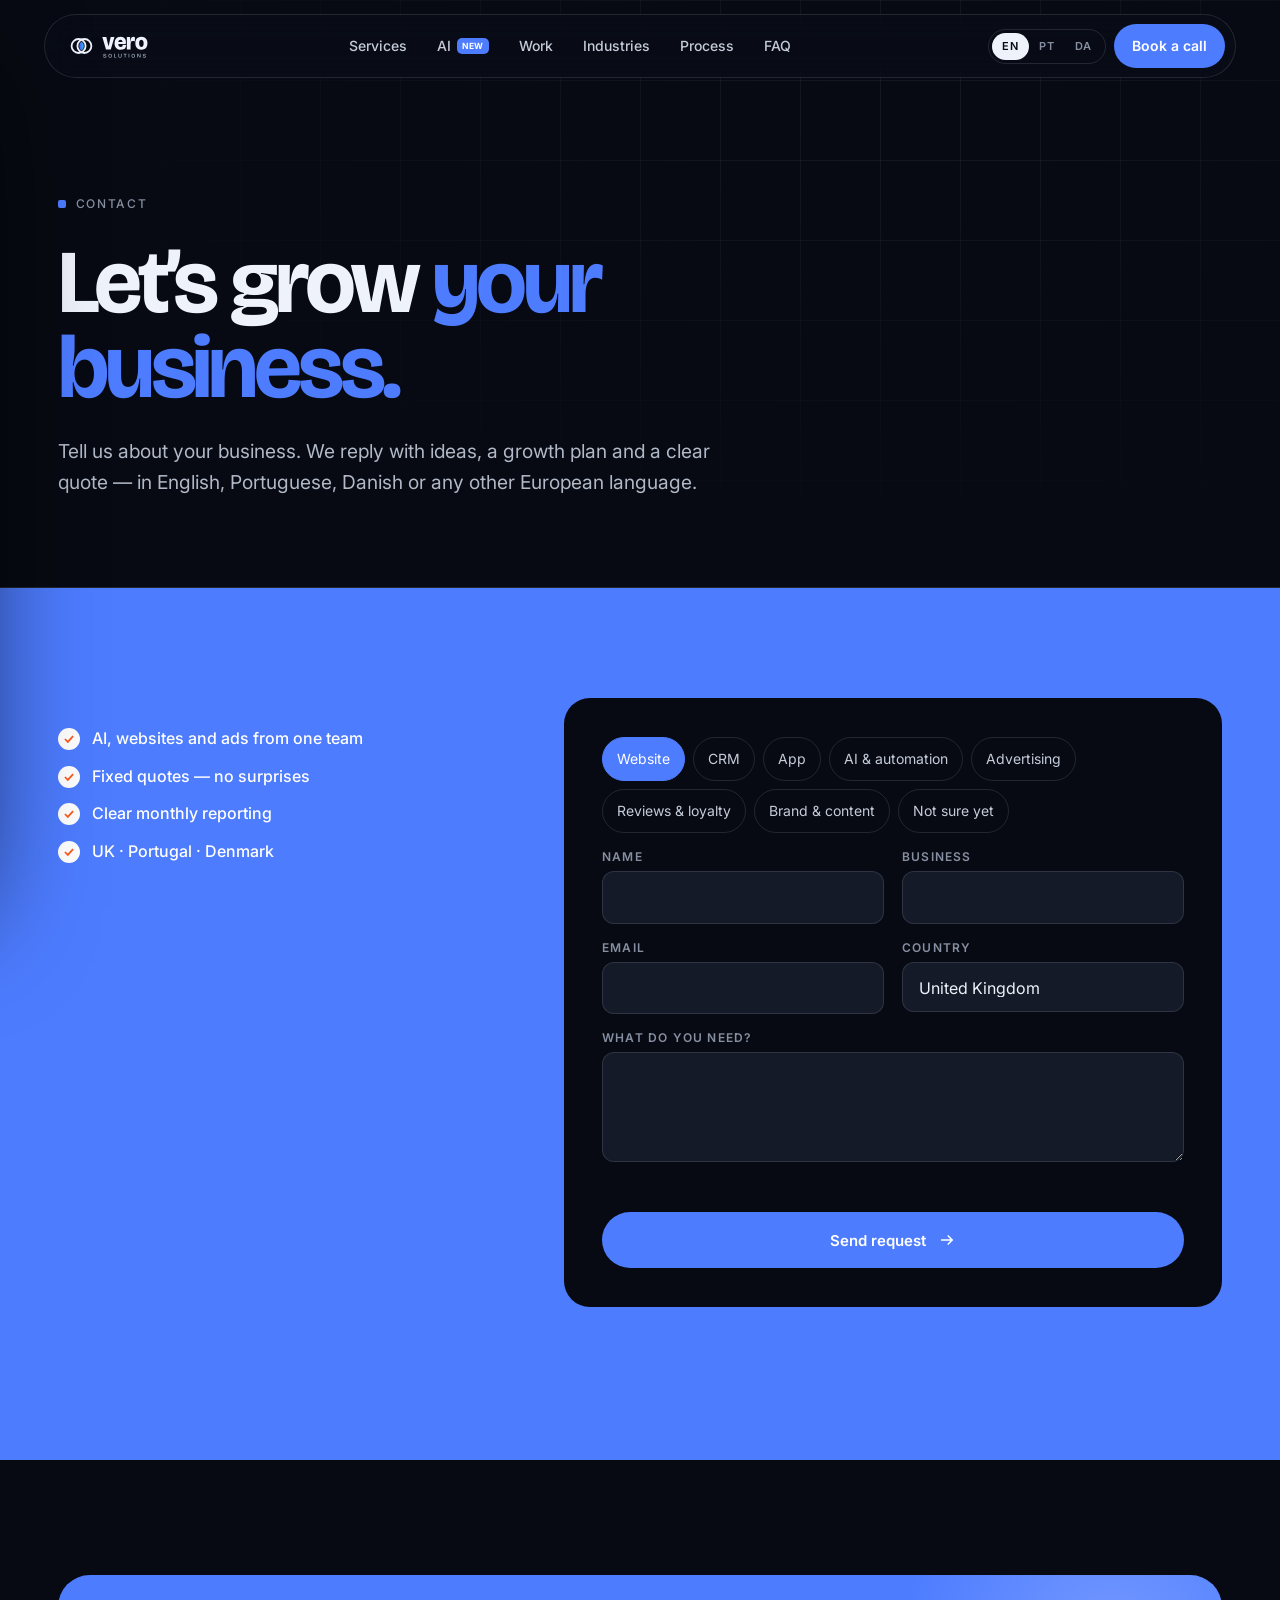
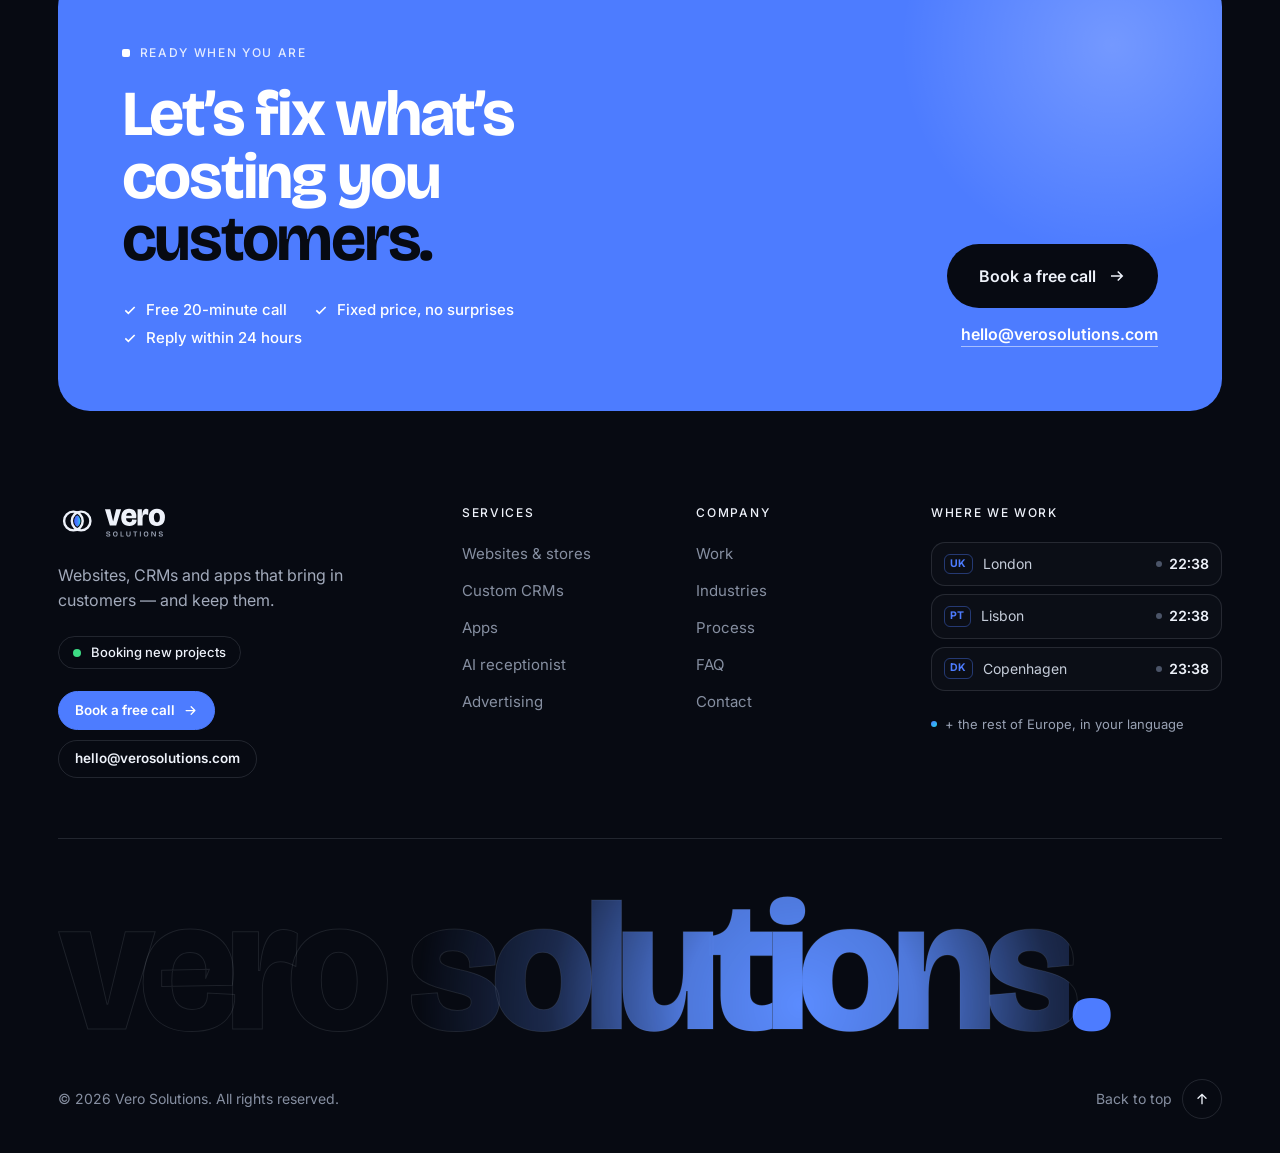
<file: contact.html>
<!doctype html>
<html lang="en">
<head>
<meta charset="utf-8">
<meta name="viewport" content="width=device-width,initial-scale=1">
<title>Contact — Vero Solutions</title>
<meta name="description" content="Vero Solutions is an AI-powered digital agency working in the United Kingdom, Portugal and Denmark: AI receptionists and voice agents, cinematic AI websites, online stores, Meta / Google / TikTok advertising, reviews, loyalty and brand content.">
<link rel="icon" href="img/favicon.svg" type="image/svg+xml">
<meta property="og:title" content="Contact — Vero Solutions">
<meta property="og:description" content="Vero Solutions is an AI-powered digital agency working in the United Kingdom, Portugal and Denmark: AI receptionists and voice agents, cinematic AI websites, online stores, Meta / Google / TikTok advertising, reviews, loyalty and brand content.">
<meta property="og:image" content="img/padel/f.jpg">
<link rel="preconnect" href="https://fonts.googleapis.com"><link rel="preconnect" href="https://fonts.gstatic.com" crossorigin>
<link href="https://fonts.googleapis.com/css2?family=Bricolage+Grotesque:opsz,wght@12..96,400;12..96,500;12..96,600;12..96,700;12..96,800&family=Fraunces:ital,opsz,wght@0,9..144,500;1,9..144,500&family=Inter:wght@400;500;600&display=swap" rel="stylesheet">
<link rel="stylesheet" href="css/site.css">
<script>try{var l=localStorage.getItem('vd-lang');if(l)document.documentElement.lang=l}catch(e){}</script>
</head>
<body>
<header class="nav">
  <div class="bar">
    <button class="burger" id="burger" aria-label="Menu" aria-controls="mnav" aria-expanded="false"><i></i></button>
    <a class="brand" href="index.html" aria-label="Vero Solutions"><img class="logo" src="img/vero-solutions-logo-horizontal-branco.svg" alt="Vero Solutions"><img class="mark" src="img/vero-mark.svg" alt=""><span class="bt"><b>vero</b><small>solutions</small></span></a>
    <nav class="links">
      <a href="services.html"><span data-en>Services</span><span data-pt>Serviços</span><span data-da>Ydelser</span></a>
      <a href="ai.html"><span data-en>AI</span><span data-pt>AI</span><span data-da>AI</span><i class=new>NEW</i></a>
      <a href="work.html"><span data-en>Work</span><span data-pt>Trabalhos</span><span data-da>Projekter</span></a>
      <a href="industries.html"><span data-en>Industries</span><span data-pt>Setores</span><span data-da>Brancher</span></a>
      <a href="process.html"><span data-en>Process</span><span data-pt>Processo</span><span data-da>Proces</span></a>
      <a href="faq.html"><span data-en>FAQ</span><span data-pt>FAQ</span><span data-da>FAQ</span></a>
    </nav>
    <div class="r">
      <div class="lang"><button data-set="en">EN</button><button data-set="pt">PT</button><button data-set="da">DA</button></div>
      <a class="btn p" href="contact.html"><span data-en>Book a call</span><span data-pt>Marcar chamada</span><span data-da>Book et opkald</span></a>
    </div>
  </div>
</header>
<div class="mveil" id="mveil"></div>
<div class="mnav" id="mnav" aria-hidden="true">
  <div class="mn-top"><a class="brand" href="index.html" aria-label="Vero Solutions"><img class="mark" src="img/vero-mark.svg" alt=""><span class="bt"><b>vero</b><small>solutions</small></span></a><button class="x" id="mx" aria-label="Close"><i></i></button></div>
  <nav class="mn-links"><a href="index.html"><em>01</em><span data-en>Home</span><span data-pt>Início</span><span data-da>Forside</span></a><a href="services.html"><em>02</em><span data-en>Services</span><span data-pt>Serviços</span><span data-da>Ydelser</span></a><a href="ai.html"><em>03</em><span data-en>AI</span><span data-pt>AI</span><span data-da>AI</span></a><a href="work.html"><em>04</em><span data-en>Work</span><span data-pt>Trabalhos</span><span data-da>Projekter</span></a><a href="industries.html"><em>05</em><span data-en>Industries</span><span data-pt>Setores</span><span data-da>Brancher</span></a><a href="process.html"><em>06</em><span data-en>Process</span><span data-pt>Processo</span><span data-da>Proces</span></a><a href="faq.html"><em>07</em><span data-en>FAQ</span><span data-pt>FAQ</span><span data-da>FAQ</span></a><a href="contact.html"><em>08</em><span data-en>Contact</span><span data-pt>Contacto</span><span data-da>Kontakt</span></a></nav>
  <div class="mn-foot"><div class="lang"><button data-set="en">EN</button><button data-set="pt">PT</button><button data-set="da">DA</button></div><a class="btn p" href="contact.html"><span data-en>Book a free call</span><span data-pt>Marcar chamada grátis</span><span data-da>Book et gratis opkald</span> →</a></div>
</div>
<main id="top">
<section class="ph">
  <div class="grid-bg"></div>
  <div class="wrap">
    <span class="tag ld"><span data-en>Contact</span><span data-pt>Contacto</span><span data-da>Kontakt</span></span>
    <h1 class="ld d1"><span data-en>Let’s grow <span class=acc>your business.</span></span><span data-pt>Vamos fazer crescer <span class=acc>o seu negócio.</span></span><span data-da>Lad os få din virksomhed til at <span class=acc>vokse.</span></span></h1>
    <p class="ld d2"><span data-en>Tell us about your business. We reply with ideas, a growth plan and a clear quote — in English, Portuguese, Danish or any other European language.</span><span data-pt>Fale-nos do seu negócio. Respondemos com ideias, um plano de crescimento e um orçamento claro — em inglês, português, dinamarquês ou qualquer outra língua europeia.</span><span data-da>Fortæl os om din virksomhed. Vi svarer med idéer, en vækstplan og en klar pris — på engelsk, portugisisk, dansk eller et andet europæisk sprog.</span></p>
  </div>
</section>

<section class="cta" style="padding-top:60px">
  <div class="wrap">
    <div class="grid">
      <div class="rv">
        <ul>
          <li><span data-en>AI, websites and ads from one team</span><span data-pt>AI, sites e anúncios numa só equipa</span><span data-da>AI, hjemmesider og annoncer fra ét team</span></li>
          <li><span data-en>Fixed quotes — no surprises</span><span data-pt>Orçamentos fechados — sem surpresas</span><span data-da>Faste priser — ingen overraskelser</span></li>
          <li><span data-en>Clear monthly reporting</span><span data-pt>Relatórios mensais claros</span><span data-da>Klar månedlig rapportering</span></li>
          <li><span data-en>UK · Portugal · Denmark</span><span data-pt>Reino Unido · Portugal · Dinamarca</span><span data-da>Storbritannien · Portugal · Danmark</span></li>
        </ul>
      </div>
      <form id="form" class="rv d1" novalidate>
        <div class="types"><label><input type="radio" name="t" value="Website" checked><span data-en>Website</span><span data-pt>Site</span><span data-da>Hjemmeside</span></label><label><input type="radio" name="t" value="CRM"><span data-en>CRM</span><span data-pt>CRM à medida</span><span data-da>CRM-system</span></label><label><input type="radio" name="t" value="App"><span data-en>App</span><span data-pt>App</span><span data-da>App</span></label><label><input type="radio" name="t" value="AI & automation"><span data-en>AI & automation</span><span data-pt>AI e automação</span><span data-da>AI & automatisering</span></label><label><input type="radio" name="t" value="Advertising"><span data-en>Advertising</span><span data-pt>Publicidade</span><span data-da>Annoncering</span></label><label><input type="radio" name="t" value="Reviews & loyalty"><span data-en>Reviews & loyalty</span><span data-pt>Avaliações e fidelização</span><span data-da>Anmeldelser & loyalitet</span></label><label><input type="radio" name="t" value="Brand & content"><span data-en>Brand & content</span><span data-pt>Marca e conteúdo</span><span data-da>Brand & indhold</span></label><label><input type="radio" name="t" value="Not sure yet"><span data-en>Not sure yet</span><span data-pt>Ainda não sei</span><span data-da>Ikke sikker endnu</span></label></div>
        <div class="f"><label for="fn"><span data-en>Name</span><span data-pt>Nome</span><span data-da>Navn</span></label><input id="fn" autocomplete="name"></div>
        <div class="f"><label for="fb"><span data-en>Business</span><span data-pt>Empresa</span><span data-da>Virksomhed</span></label><input id="fb" autocomplete="organization"></div>
        <div class="f"><label for="fe">Email</label><input id="fe" type="email" autocomplete="email"></div>
        <div class="f"><label for="fc"><span data-en>Country</span><span data-pt>País</span><span data-da>Land</span></label><select id="fc"><option value="United Kingdom" data-en="United Kingdom" data-pt="Reino Unido" data-da="Storbritannien">United Kingdom</option><option value="Portugal" data-en="Portugal" data-pt="Portugal" data-da="Portugal">Portugal</option><option value="Denmark" data-en="Denmark" data-pt="Dinamarca" data-da="Danmark">Denmark</option><option value="Other" data-en="Other" data-pt="Outro" data-da="Andet">Other</option></select></div>
        <div class="f full"><label for="fm"><span data-en>What do you need?</span><span data-pt>Do que precisa?</span><span data-da>Hvad har du brug for?</span></label><textarea id="fm"></textarea></div>
        <p class="fmsg" id="fmsg"></p>
        <button class="btn p" type="submit"><span data-en>Send request</span><span data-pt>Enviar pedido</span><span data-da>Send forespørgsel</span><svg viewBox="0 0 24 24" fill="none" stroke="currentColor" stroke-width="2"><path d="M4 12h15M13 6l6 6-6 6"/></svg></button>
      </form>
    </div>
  </div>
</section>

</main>

<section class="ft-cta">
  <div class="wrap">
    <div class="ft-card rv">
      <div class="ft-card-l">
        <span class="tag"><span data-en>Ready when you are</span><span data-pt>Prontos quando quiser</span><span data-da>Klar, når du er</span></span>
        <h2><span data-en>Let’s fix what’s costing you <span class=acc>customers.</span></span><span data-pt>Vamos resolver o que lhe custa <span class=acc>clientes.</span></span><span data-da>Lad os løse det, der koster dig <span class=acc>kunder.</span></span></h2>
        <ul><li><svg viewBox="0 0 24 24" fill="none" stroke="currentColor" stroke-width="2.4"><path d="M5 12.5l4.5 4.5L19 7.5"/></svg><span data-en>Free 20-minute call</span><span data-pt>Chamada grátis de 20 minutos</span><span data-da>Gratis opkald på 20 minutter</span></li><li><svg viewBox="0 0 24 24" fill="none" stroke="currentColor" stroke-width="2.4"><path d="M5 12.5l4.5 4.5L19 7.5"/></svg><span data-en>Fixed price, no surprises</span><span data-pt>Preço fechado, sem surpresas</span><span data-da>Fast pris, ingen overraskelser</span></li><li><svg viewBox="0 0 24 24" fill="none" stroke="currentColor" stroke-width="2.4"><path d="M5 12.5l4.5 4.5L19 7.5"/></svg><span data-en>Reply within 24 hours</span><span data-pt>Resposta em 24 horas</span><span data-da>Svar inden for 24 timer</span></li></ul>
      </div>
      <div class="ft-card-r">
        <a class="btn p xl" href="contact.html"><span data-en>Book a free call</span><span data-pt>Marcar chamada grátis</span><span data-da>Book et gratis opkald</span><svg viewBox="0 0 24 24" fill="none" stroke="currentColor" stroke-width="2"><path d="M4 12h15M13 6l6 6-6 6"/></svg></a>
        <a class="ft-mail js-mail" href="mailto:hello@verosolutions.com">hello@verosolutions.com</a>
      </div>
    </div>
  </div>
</section>
<footer class="ft">
  <div class="wrap">
    <div class="ft-grid"><div class="ft-brand"><a href="index.html" aria-label="Vero Solutions"><img class="logo" src="img/vero-solutions-logo-horizontal-branco.svg" alt="Vero Solutions"></a><p><span data-en>Websites, CRMs and apps that bring in customers — and keep them.</span><span data-pt>Sites, CRMs e apps que trazem clientes — e os mantêm.</span><span data-da>Hjemmesider, CRM-systemer og apps, der skaffer kunder — og fastholder dem.</span></p><span class="ft-live"><i></i><span data-en>Booking new projects</span><span data-pt>A aceitar novos projetos</span><span data-da>Tager imod nye projekter</span></span><div class="ft-act"><a class="ft-btn p" href="contact.html"><span data-en>Book a free call</span><span data-pt>Marcar chamada grátis</span><span data-da>Book et gratis opkald</span><svg viewBox="0 0 24 24" fill="none" stroke="currentColor" stroke-width="2" stroke-linecap="round" stroke-linejoin="round"><path d="M5 12h14M13 6l6 6-6 6"/></svg></a><a class="ft-btn" href="mailto:hello@verosolutions.com">hello@verosolutions.com</a></div></div><div class="ft-col"><h5><button type="button" class="ft-h" aria-expanded="false"><span data-en>Services</span><span data-pt>Serviços</span><span data-da>Ydelser</span><svg class="ch" viewBox="0 0 24 24" fill="none" stroke="currentColor" stroke-width="2" stroke-linecap="round"><path d="M6 9l6 6 6-6"/></svg></button></h5><div class="ft-links"><a href="services.html#web"><span data-en>Websites & stores</span><span data-pt>Sites e lojas</span><span data-da>Hjemmesider & webshops</span></a><a href="index.html#crm"><span data-en>Custom CRMs</span><span data-pt>CRMs à medida</span><span data-da>Skræddersyede CRM</span></a><a href="contact.html"><span data-en>Apps</span><span data-pt>Apps</span><span data-da>Apps</span></a><a href="ai.html"><span data-en>AI receptionist</span><span data-pt>Rececionista AI</span><span data-da>AI-receptionist</span></a><a href="services.html#ads"><span data-en>Advertising</span><span data-pt>Publicidade</span><span data-da>Annoncering</span></a></div></div><div class="ft-col"><h5><button type="button" class="ft-h" aria-expanded="false"><span data-en>Company</span><span data-pt>Empresa</span><span data-da>Virksomhed</span><svg class="ch" viewBox="0 0 24 24" fill="none" stroke="currentColor" stroke-width="2" stroke-linecap="round"><path d="M6 9l6 6 6-6"/></svg></button></h5><div class="ft-links"><a href="work.html"><span data-en>Work</span><span data-pt>Trabalhos</span><span data-da>Arbejde</span></a><a href="industries.html"><span data-en>Industries</span><span data-pt>Setores</span><span data-da>Brancher</span></a><a href="process.html"><span data-en>Process</span><span data-pt>Processo</span><span data-da>Proces</span></a><a href="faq.html"><span data-en>FAQ</span><span data-pt>FAQ</span><span data-da>FAQ</span></a><a href="contact.html"><span data-en>Contact</span><span data-pt>Contacto</span><span data-da>Kontakt</span></a></div></div><div class="ft-col ft-where"><h5 class="ft-plain"><span data-en>Where we work</span><span data-pt>Onde trabalhamos</span><span data-da>Hvor vi arbejder</span></h5><div class="ft-clocks"><div class="ft-clk" data-tz="Europe/London"><b>UK</b><span class="nm"><span data-en>London</span><span data-pt>Londres</span><span data-da>London</span></span><time>--:--</time></div><div class="ft-clk" data-tz="Europe/Lisbon"><b>PT</b><span class="nm"><span data-en>Lisbon</span><span data-pt>Lisboa</span><span data-da>Lissabon</span></span><time>--:--</time></div><div class="ft-clk" data-tz="Europe/Copenhagen"><b>DK</b><span class="nm"><span data-en>Copenhagen</span><span data-pt>Copenhaga</span><span data-da>København</span></span><time>--:--</time></div></div><span class="ft-eu"><i></i><span data-en>+ the rest of Europe, in your language</span><span data-pt>+ o resto da Europa, na sua língua</span><span data-da>+ resten af Europa, på dit sprog</span></span></div></div>
    <div class="ft-big" aria-hidden="true"><span>vero solutions</span><i class="dot">.</i></div>
    <div class="ft-bot"><span>© <span id="yr">2026</span> Vero Solutions. <span data-en>All rights reserved.</span><span data-pt>Todos os direitos reservados.</span><span data-da>Alle rettigheder forbeholdes.</span></span><a href="#top" class="ft-top" onclick="window.scrollTo({top:0,behavior:'smooth'});return false"><span class="lb"><span data-en>Back to top</span><span data-pt>Voltar ao topo</span><span data-da>Til toppen</span></span><i><svg viewBox="0 0 24 24" fill="none" stroke="currentColor" stroke-width="2" stroke-linecap="round"><path d="M12 19V5M6 11l6-6 6 6"/></svg></i></a></div>
  </div>
</footer>

<script src="js/services-data.js"></script><script src="js/sidemenu.js"></script><script src="js/site.js"></script>
</body>
</html>
</file>
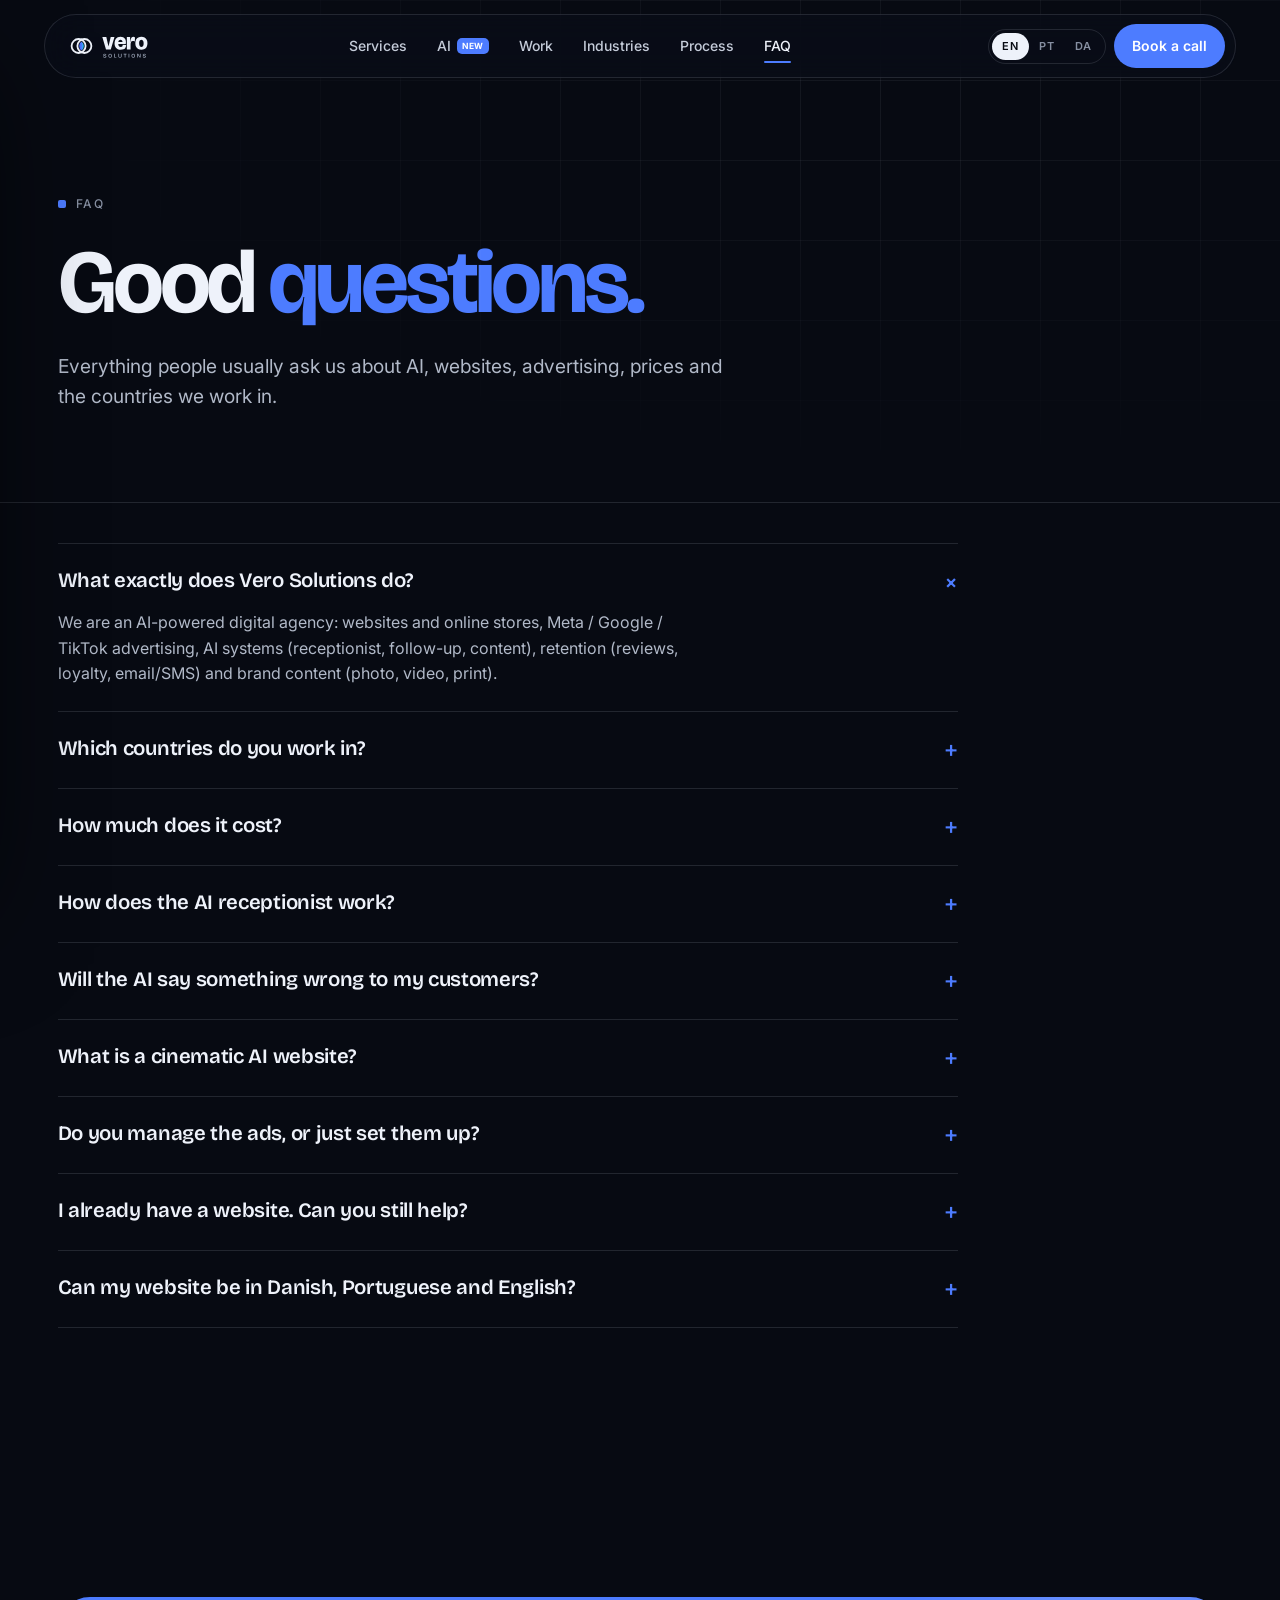
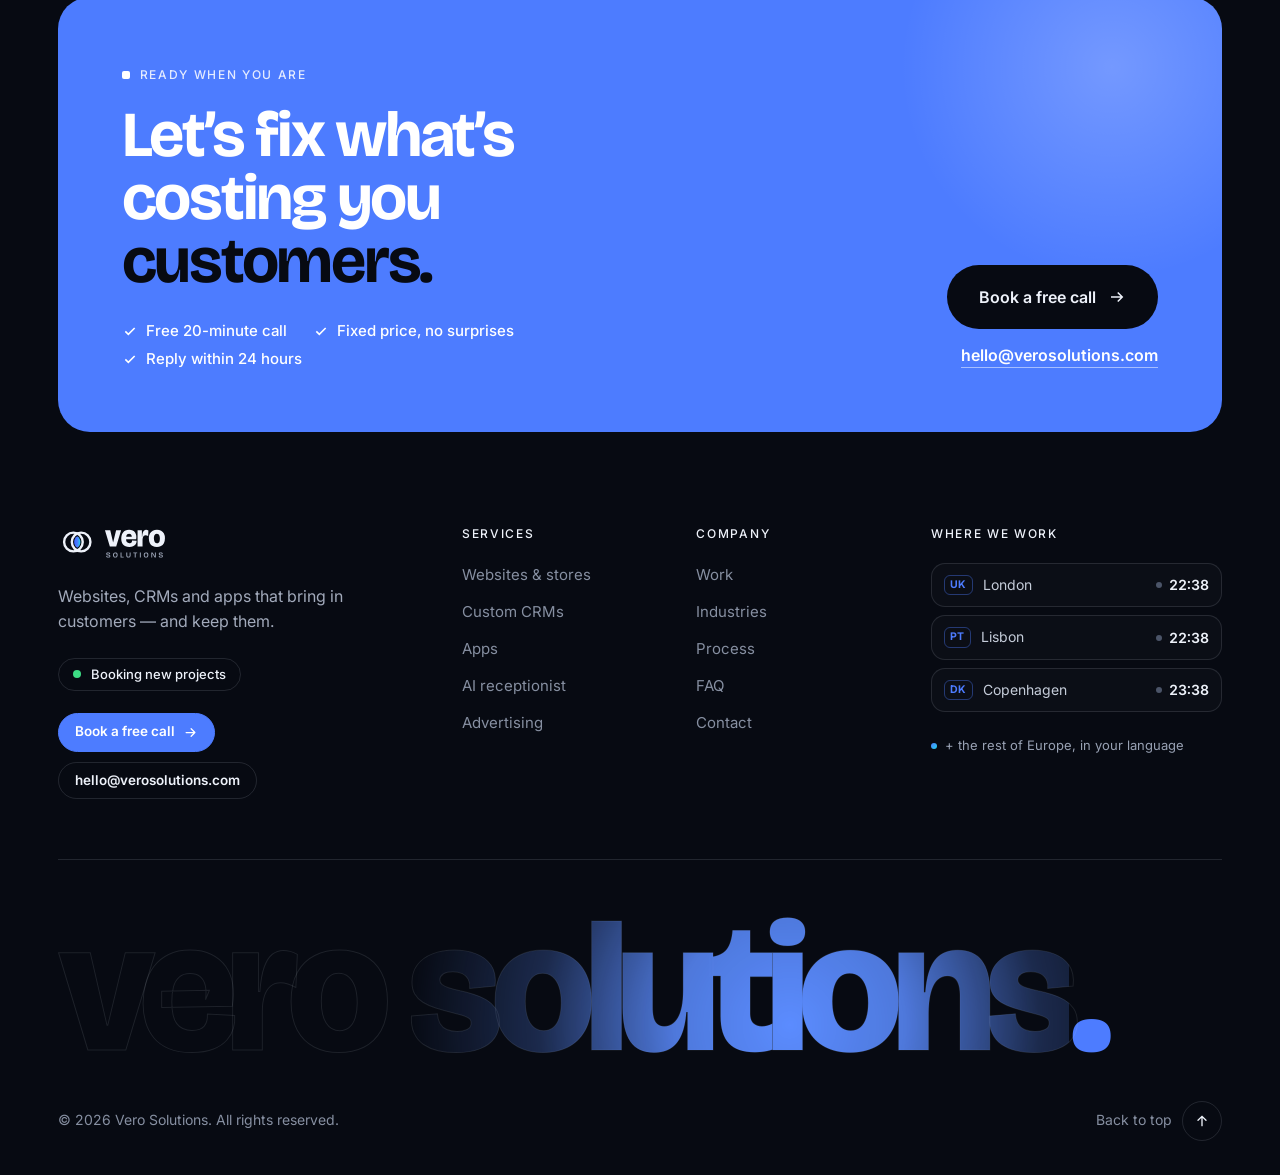
<file: faq.html>
<!doctype html>
<html lang="en">
<head>
<meta charset="utf-8">
<meta name="viewport" content="width=device-width,initial-scale=1">
<title>FAQ — Vero Solutions</title>
<meta name="description" content="Vero Solutions is an AI-powered digital agency working in the United Kingdom, Portugal and Denmark: AI receptionists and voice agents, cinematic AI websites, online stores, Meta / Google / TikTok advertising, reviews, loyalty and brand content.">
<link rel="icon" href="img/favicon.svg" type="image/svg+xml">
<meta property="og:title" content="FAQ — Vero Solutions">
<meta property="og:description" content="Vero Solutions is an AI-powered digital agency working in the United Kingdom, Portugal and Denmark: AI receptionists and voice agents, cinematic AI websites, online stores, Meta / Google / TikTok advertising, reviews, loyalty and brand content.">
<meta property="og:image" content="img/padel/f.jpg">
<link rel="preconnect" href="https://fonts.googleapis.com"><link rel="preconnect" href="https://fonts.gstatic.com" crossorigin>
<link href="https://fonts.googleapis.com/css2?family=Bricolage+Grotesque:opsz,wght@12..96,400;12..96,500;12..96,600;12..96,700;12..96,800&family=Fraunces:ital,opsz,wght@0,9..144,500;1,9..144,500&family=Inter:wght@400;500;600&display=swap" rel="stylesheet">
<link rel="stylesheet" href="css/site.css">
<script>try{var l=localStorage.getItem('vd-lang');if(l)document.documentElement.lang=l}catch(e){}</script>
</head>
<body>
<header class="nav">
  <div class="bar">
    <button class="burger" id="burger" aria-label="Menu" aria-controls="mnav" aria-expanded="false"><i></i></button>
    <a class="brand" href="index.html" aria-label="Vero Solutions"><img class="logo" src="img/vero-solutions-logo-horizontal-branco.svg" alt="Vero Solutions"><img class="mark" src="img/vero-mark.svg" alt=""><span class="bt"><b>vero</b><small>solutions</small></span></a>
    <nav class="links">
      <a href="services.html"><span data-en>Services</span><span data-pt>Serviços</span><span data-da>Ydelser</span></a>
      <a href="ai.html"><span data-en>AI</span><span data-pt>AI</span><span data-da>AI</span><i class=new>NEW</i></a>
      <a href="work.html"><span data-en>Work</span><span data-pt>Trabalhos</span><span data-da>Projekter</span></a>
      <a href="industries.html"><span data-en>Industries</span><span data-pt>Setores</span><span data-da>Brancher</span></a>
      <a href="process.html"><span data-en>Process</span><span data-pt>Processo</span><span data-da>Proces</span></a>
      <a href="faq.html" class=on><span data-en>FAQ</span><span data-pt>FAQ</span><span data-da>FAQ</span></a>
    </nav>
    <div class="r">
      <div class="lang"><button data-set="en">EN</button><button data-set="pt">PT</button><button data-set="da">DA</button></div>
      <a class="btn p" href="contact.html"><span data-en>Book a call</span><span data-pt>Marcar chamada</span><span data-da>Book et opkald</span></a>
    </div>
  </div>
</header>
<div class="mveil" id="mveil"></div>
<div class="mnav" id="mnav" aria-hidden="true">
  <div class="mn-top"><a class="brand" href="index.html" aria-label="Vero Solutions"><img class="mark" src="img/vero-mark.svg" alt=""><span class="bt"><b>vero</b><small>solutions</small></span></a><button class="x" id="mx" aria-label="Close"><i></i></button></div>
  <nav class="mn-links"><a href="index.html"><em>01</em><span data-en>Home</span><span data-pt>Início</span><span data-da>Forside</span></a><a href="services.html"><em>02</em><span data-en>Services</span><span data-pt>Serviços</span><span data-da>Ydelser</span></a><a href="ai.html"><em>03</em><span data-en>AI</span><span data-pt>AI</span><span data-da>AI</span></a><a href="work.html"><em>04</em><span data-en>Work</span><span data-pt>Trabalhos</span><span data-da>Projekter</span></a><a href="industries.html"><em>05</em><span data-en>Industries</span><span data-pt>Setores</span><span data-da>Brancher</span></a><a href="process.html"><em>06</em><span data-en>Process</span><span data-pt>Processo</span><span data-da>Proces</span></a><a href="faq.html"><em>07</em><span data-en>FAQ</span><span data-pt>FAQ</span><span data-da>FAQ</span></a><a href="contact.html"><em>08</em><span data-en>Contact</span><span data-pt>Contacto</span><span data-da>Kontakt</span></a></nav>
  <div class="mn-foot"><div class="lang"><button data-set="en">EN</button><button data-set="pt">PT</button><button data-set="da">DA</button></div><a class="btn p" href="contact.html"><span data-en>Book a free call</span><span data-pt>Marcar chamada grátis</span><span data-da>Book et gratis opkald</span> →</a></div>
</div>
<main id="top">
<section class="ph">
  <div class="grid-bg"></div>
  <div class="wrap">
    <span class="tag ld"><span data-en>FAQ</span><span data-pt>FAQ</span><span data-da>FAQ</span></span>
    <h1 class="ld d1"><span data-en>Good <span class=acc>questions.</span></span><span data-pt>Boas <span class=acc>perguntas.</span></span><span data-da>Gode <span class=acc>spørgsmål.</span></span></h1>
    <p class="ld d2"><span data-en>Everything people usually ask us about AI, websites, advertising, prices and the countries we work in.</span><span data-pt>Tudo o que nos costumam perguntar sobre AI, sites, publicidade, preços e os países onde trabalhamos.</span><span data-da>Alt det, folk plejer at spørge os om AI, hjemmesider, annoncering, priser og de lande, vi arbejder i.</span></p>
  </div>
</section>

<section class="faq" style="padding-top:40px"><div class="wrap"><div class="faq1 rv"><details open><summary><span data-en>What exactly does Vero Solutions do?</span><span data-pt>O que faz exatamente a Vero Solutions?</span><span data-da>Hvad laver Vero Solutions helt præcist?</span></summary><p><span data-en>We are an AI-powered digital agency: websites and online stores, Meta / Google / TikTok advertising, AI systems (receptionist, follow-up, content), retention (reviews, loyalty, email/SMS) and brand content (photo, video, print).</span><span data-pt>Somos uma agência digital com AI: sites e lojas online, publicidade Meta / Google / TikTok, sistemas AI (rececionista, follow-up, conteúdo), fidelização (avaliações, fidelização, email/SMS) e conteúdo de marca (foto, vídeo, impressos).</span><span data-da>Vi er et AI-drevet digitalbureau: hjemmesider og webshops, annoncering på Meta / Google / TikTok, AI-systemer (receptionist, opfølgning, indhold), fastholdelse (anmeldelser, loyalitet, e-mail/SMS) og brandindhold (foto, video, tryksager).</span></p></details><details><summary><span data-en>Which countries do you work in?</span><span data-pt>Em que países trabalham?</span><span data-da>Hvilke lande arbejder I i?</span></summary><p><span data-en>The United Kingdom, Portugal and Denmark. We work in English, Portuguese and Danish, and everything can be done remotely.</span><span data-pt>Reino Unido, Portugal e Dinamarca. Trabalhamos em inglês, português e dinamarquês, e tudo pode ser feito à distância.</span><span data-da>Storbritannien, Portugal og Danmark. Vi arbejder på engelsk, portugisisk og dansk, og alt kan klares på afstand.</span></p></details><details><summary><span data-en>How much does it cost?</span><span data-pt>Quanto custa?</span><span data-da>Hvad koster det?</span></summary><p><span data-en>It depends on what you need. After a short call we send a fixed, clear quote: a one-off setup, plus a monthly plan only where there’s ongoing work like ads, AI messages or support.</span><span data-pt>Depende do que precisa. Depois de uma chamada curta enviamos um orçamento fechado e claro: uma instalação única, mais um plano mensal só quando há trabalho contínuo como anúncios, mensagens AI ou suporte.</span><span data-da>Det afhænger af, hvad du har brug for. Efter en kort samtale sender vi en fast og klar pris: en engangsopsætning plus en månedlig plan, kun hvor der er løbende arbejde som annoncer, AI-beskeder eller support.</span></p></details><details><summary><span data-en>How does the AI receptionist work?</span><span data-pt>Como funciona a rececionista AI?</span><span data-da>Hvordan fungerer AI-receptionisten?</span></summary><p><span data-en>It answers on WhatsApp, Instagram and your website using your own information — prices, hours, services — qualifies the request, books when possible and hands over to your team when needed. You can read every conversation.</span><span data-pt>Responde no WhatsApp, Instagram e no site com a sua informação — preços, horários, serviços — qualifica o pedido, marca quando possível e passa à equipa quando é preciso. Pode ler todas as conversas.</span><span data-da>Den svarer på WhatsApp, Instagram og din hjemmeside ud fra dine egne oplysninger — priser, åbningstider, ydelser — kvalificerer forespørgslen, booker, når det er muligt, og overdrager til dit team, når det er nødvendigt. Du kan læse hver eneste samtale.</span></p></details><details><summary><span data-en>Will the AI say something wrong to my customers?</span><span data-pt>A AI pode dizer algo errado aos meus clientes?</span><span data-da>Kan AI'en sige noget forkert til mine kunder?</span></summary><p><span data-en>It only answers from the information you approve, and anything it isn’t sure about goes to a human. We test it with you before it goes live and keep improving it every month.</span><span data-pt>Só responde com a informação que aprovar, e tudo o que não souber passa para uma pessoa. Testamos consigo antes de ir para o ar e melhoramos todos os meses.</span><span data-da>Den svarer kun ud fra de oplysninger, du godkender, og alt, den er i tvivl om, går videre til et menneske. Vi tester den sammen med dig, før den går live, og bliver ved med at forbedre den hver måned.</span></p></details><details><summary><span data-en>What is a cinematic AI website?</span><span data-pt>O que é um site cinematográfico com AI?</span><span data-da>Hvad er en filmisk AI-hjemmeside?</span></summary><p><span data-en>A website that tells a story as you scroll, built with AI-generated images and video — for example a project that builds itself from an empty plot to the finished place as you scroll, with finishes you can change with a click. Great for sports clubs, architects, developers, hotels and premium brands.</span><span data-pt>Um site que conta uma história enquanto faz scroll, feito com imagens e vídeo gerados por AI — por exemplo um projeto que nasce de um terreno vazio até estar acabado enquanto faz scroll, com acabamentos que mudam com um clique. Ideal para clubes desportivos, arquitetos, promotores, hotéis e marcas premium.</span><span data-da>En hjemmeside, der fortæller en historie, mens du scroller, bygget med AI-genererede billeder og video — for eksempel et projekt, der rejser sig fra en tom grund til det færdige sted, mens du scroller, med materialer du kan skifte med et klik. Perfekt til sportsklubber, arkitekter, developere, hoteller og premiumbrands.</span></p></details><details><summary><span data-en>Do you manage the ads, or just set them up?</span><span data-pt>Gerem os anúncios ou só os configuram?</span><span data-da>Styrer I annoncerne, eller sætter I dem bare op?</span></summary><p><span data-en>Both. We can set up campaigns and tracking for you, or run them every month — creatives, budgets, optimisation and a clear monthly report.</span><span data-pt>As duas coisas. Podemos configurar as campanhas e o tracking, ou geri-las todos os meses — criativos, orçamentos, otimização e um relatório mensal claro.</span><span data-da>Begge dele. Vi kan sætte kampagner og tracking op for dig eller drive dem hver måned — kreativer, budgetter, optimering og en klar månedlig rapport.</span></p></details><details><summary><span data-en>I already have a website. Can you still help?</span><span data-pt>Já tenho site. Podem ajudar na mesma?</span><span data-da>Jeg har allerede en hjemmeside. Kan I stadig hjælpe?</span></summary><p><span data-en>Yes. We can redesign it, or keep it and add what’s missing: an AI receptionist, bookings, review automation, ads or loyalty.</span><span data-pt>Sim. Podemos refazê-lo, ou mantê-lo e juntar o que falta: rececionista AI, reservas, automação de avaliações, anúncios ou fidelização.</span><span data-da>Ja. Vi kan redesigne den, eller beholde den og tilføje det, der mangler: en AI-receptionist, booking, automatisering af anmeldelser, annoncer eller loyalitet.</span></p></details><details><summary><span data-en>Can my website be in Danish, Portuguese and English?</span><span data-pt>O meu site pode estar em dinamarquês, português e inglês?</span><span data-da>Kan min hjemmeside være på dansk, portugisisk og engelsk?</span></summary><p><span data-en>Yes. Most of our sites are multilingual and our largest runs in six languages. AI assistants and campaigns can speak all three languages too.</span><span data-pt>Sim. A maioria dos nossos sites é multilingue e o maior funciona em seis línguas. Os assistentes AI e as campanhas também falam as três línguas.</span><span data-da>Ja. De fleste af vores hjemmesider er flersprogede, og den største kører på seks sprog. AI-assistenter og kampagner kan også tale alle tre sprog.</span></p></details></div></div></section>

</main>

<section class="ft-cta">
  <div class="wrap">
    <div class="ft-card rv">
      <div class="ft-card-l">
        <span class="tag"><span data-en>Ready when you are</span><span data-pt>Prontos quando quiser</span><span data-da>Klar, når du er</span></span>
        <h2><span data-en>Let’s fix what’s costing you <span class=acc>customers.</span></span><span data-pt>Vamos resolver o que lhe custa <span class=acc>clientes.</span></span><span data-da>Lad os løse det, der koster dig <span class=acc>kunder.</span></span></h2>
        <ul><li><svg viewBox="0 0 24 24" fill="none" stroke="currentColor" stroke-width="2.4"><path d="M5 12.5l4.5 4.5L19 7.5"/></svg><span data-en>Free 20-minute call</span><span data-pt>Chamada grátis de 20 minutos</span><span data-da>Gratis opkald på 20 minutter</span></li><li><svg viewBox="0 0 24 24" fill="none" stroke="currentColor" stroke-width="2.4"><path d="M5 12.5l4.5 4.5L19 7.5"/></svg><span data-en>Fixed price, no surprises</span><span data-pt>Preço fechado, sem surpresas</span><span data-da>Fast pris, ingen overraskelser</span></li><li><svg viewBox="0 0 24 24" fill="none" stroke="currentColor" stroke-width="2.4"><path d="M5 12.5l4.5 4.5L19 7.5"/></svg><span data-en>Reply within 24 hours</span><span data-pt>Resposta em 24 horas</span><span data-da>Svar inden for 24 timer</span></li></ul>
      </div>
      <div class="ft-card-r">
        <a class="btn p xl" href="contact.html"><span data-en>Book a free call</span><span data-pt>Marcar chamada grátis</span><span data-da>Book et gratis opkald</span><svg viewBox="0 0 24 24" fill="none" stroke="currentColor" stroke-width="2"><path d="M4 12h15M13 6l6 6-6 6"/></svg></a>
        <a class="ft-mail js-mail" href="mailto:hello@verosolutions.com">hello@verosolutions.com</a>
      </div>
    </div>
  </div>
</section>
<footer class="ft">
  <div class="wrap">
    <div class="ft-grid"><div class="ft-brand"><a href="index.html" aria-label="Vero Solutions"><img class="logo" src="img/vero-solutions-logo-horizontal-branco.svg" alt="Vero Solutions"></a><p><span data-en>Websites, CRMs and apps that bring in customers — and keep them.</span><span data-pt>Sites, CRMs e apps que trazem clientes — e os mantêm.</span><span data-da>Hjemmesider, CRM-systemer og apps, der skaffer kunder — og fastholder dem.</span></p><span class="ft-live"><i></i><span data-en>Booking new projects</span><span data-pt>A aceitar novos projetos</span><span data-da>Tager imod nye projekter</span></span><div class="ft-act"><a class="ft-btn p" href="contact.html"><span data-en>Book a free call</span><span data-pt>Marcar chamada grátis</span><span data-da>Book et gratis opkald</span><svg viewBox="0 0 24 24" fill="none" stroke="currentColor" stroke-width="2" stroke-linecap="round" stroke-linejoin="round"><path d="M5 12h14M13 6l6 6-6 6"/></svg></a><a class="ft-btn" href="mailto:hello@verosolutions.com">hello@verosolutions.com</a></div></div><div class="ft-col"><h5><button type="button" class="ft-h" aria-expanded="false"><span data-en>Services</span><span data-pt>Serviços</span><span data-da>Ydelser</span><svg class="ch" viewBox="0 0 24 24" fill="none" stroke="currentColor" stroke-width="2" stroke-linecap="round"><path d="M6 9l6 6 6-6"/></svg></button></h5><div class="ft-links"><a href="services.html#web"><span data-en>Websites & stores</span><span data-pt>Sites e lojas</span><span data-da>Hjemmesider & webshops</span></a><a href="index.html#crm"><span data-en>Custom CRMs</span><span data-pt>CRMs à medida</span><span data-da>Skræddersyede CRM</span></a><a href="contact.html"><span data-en>Apps</span><span data-pt>Apps</span><span data-da>Apps</span></a><a href="ai.html"><span data-en>AI receptionist</span><span data-pt>Rececionista AI</span><span data-da>AI-receptionist</span></a><a href="services.html#ads"><span data-en>Advertising</span><span data-pt>Publicidade</span><span data-da>Annoncering</span></a></div></div><div class="ft-col"><h5><button type="button" class="ft-h" aria-expanded="false"><span data-en>Company</span><span data-pt>Empresa</span><span data-da>Virksomhed</span><svg class="ch" viewBox="0 0 24 24" fill="none" stroke="currentColor" stroke-width="2" stroke-linecap="round"><path d="M6 9l6 6 6-6"/></svg></button></h5><div class="ft-links"><a href="work.html"><span data-en>Work</span><span data-pt>Trabalhos</span><span data-da>Arbejde</span></a><a href="industries.html"><span data-en>Industries</span><span data-pt>Setores</span><span data-da>Brancher</span></a><a href="process.html"><span data-en>Process</span><span data-pt>Processo</span><span data-da>Proces</span></a><a href="faq.html"><span data-en>FAQ</span><span data-pt>FAQ</span><span data-da>FAQ</span></a><a href="contact.html"><span data-en>Contact</span><span data-pt>Contacto</span><span data-da>Kontakt</span></a></div></div><div class="ft-col ft-where"><h5 class="ft-plain"><span data-en>Where we work</span><span data-pt>Onde trabalhamos</span><span data-da>Hvor vi arbejder</span></h5><div class="ft-clocks"><div class="ft-clk" data-tz="Europe/London"><b>UK</b><span class="nm"><span data-en>London</span><span data-pt>Londres</span><span data-da>London</span></span><time>--:--</time></div><div class="ft-clk" data-tz="Europe/Lisbon"><b>PT</b><span class="nm"><span data-en>Lisbon</span><span data-pt>Lisboa</span><span data-da>Lissabon</span></span><time>--:--</time></div><div class="ft-clk" data-tz="Europe/Copenhagen"><b>DK</b><span class="nm"><span data-en>Copenhagen</span><span data-pt>Copenhaga</span><span data-da>København</span></span><time>--:--</time></div></div><span class="ft-eu"><i></i><span data-en>+ the rest of Europe, in your language</span><span data-pt>+ o resto da Europa, na sua língua</span><span data-da>+ resten af Europa, på dit sprog</span></span></div></div>
    <div class="ft-big" aria-hidden="true"><span>vero solutions</span><i class="dot">.</i></div>
    <div class="ft-bot"><span>© <span id="yr">2026</span> Vero Solutions. <span data-en>All rights reserved.</span><span data-pt>Todos os direitos reservados.</span><span data-da>Alle rettigheder forbeholdes.</span></span><a href="#top" class="ft-top" onclick="window.scrollTo({top:0,behavior:'smooth'});return false"><span class="lb"><span data-en>Back to top</span><span data-pt>Voltar ao topo</span><span data-da>Til toppen</span></span><i><svg viewBox="0 0 24 24" fill="none" stroke="currentColor" stroke-width="2" stroke-linecap="round"><path d="M12 19V5M6 11l6-6 6 6"/></svg></i></a></div>
  </div>
</footer>

<script src="js/services-data.js"></script><script src="js/sidemenu.js"></script><script src="js/site.js"></script>
</body>
</html>
</file>
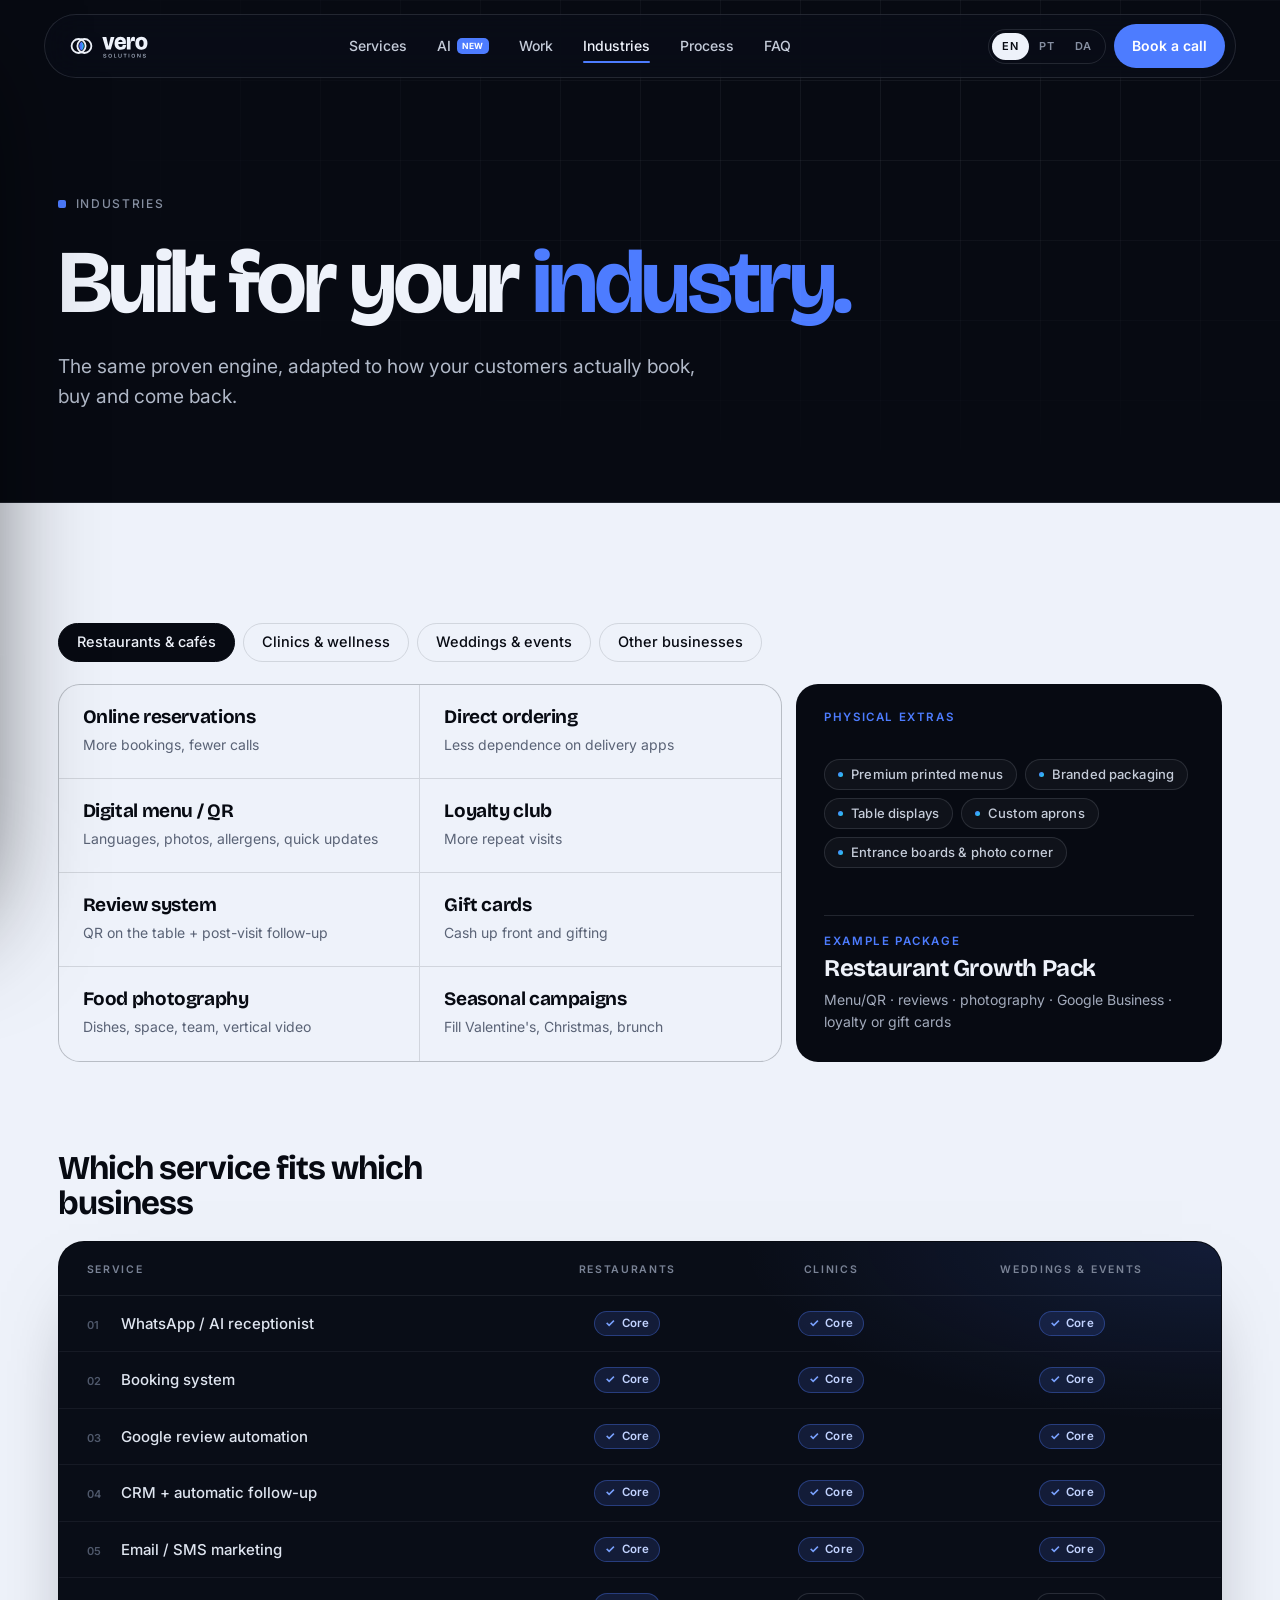
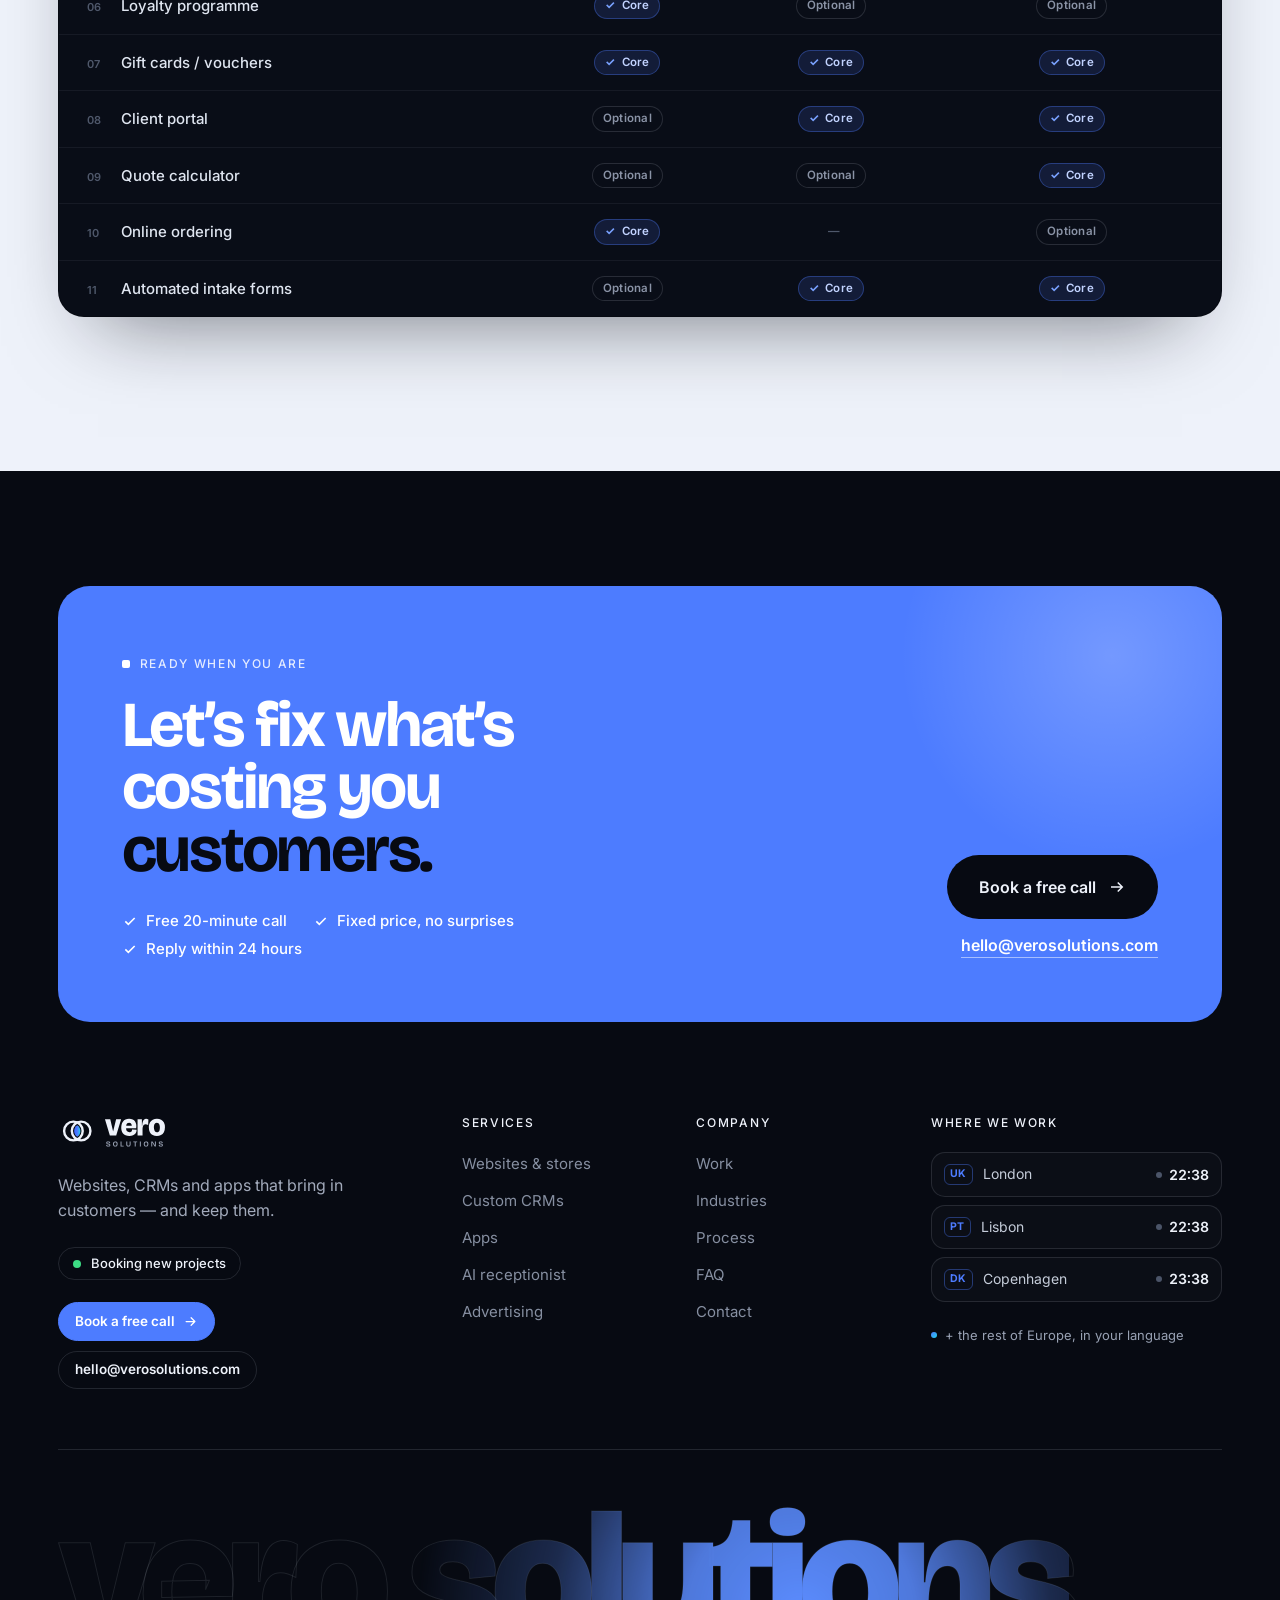
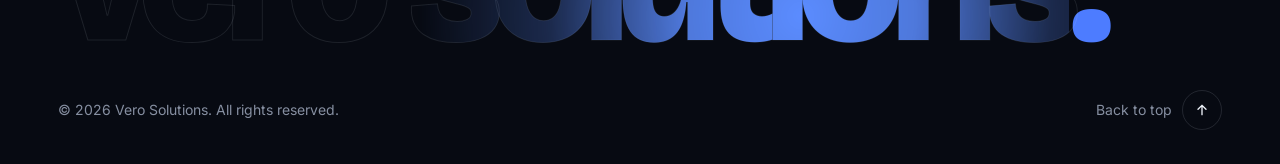
<file: industries.html>
<!doctype html>
<html lang="en">
<head>
<meta charset="utf-8">
<meta name="viewport" content="width=device-width,initial-scale=1">
<title>Industries — Vero Solutions</title>
<meta name="description" content="Vero Solutions is an AI-powered digital agency working in the United Kingdom, Portugal and Denmark: AI receptionists and voice agents, cinematic AI websites, online stores, Meta / Google / TikTok advertising, reviews, loyalty and brand content.">
<link rel="icon" href="img/favicon.svg" type="image/svg+xml">
<meta property="og:title" content="Industries — Vero Solutions">
<meta property="og:description" content="Vero Solutions is an AI-powered digital agency working in the United Kingdom, Portugal and Denmark: AI receptionists and voice agents, cinematic AI websites, online stores, Meta / Google / TikTok advertising, reviews, loyalty and brand content.">
<meta property="og:image" content="img/padel/f.jpg">
<link rel="preconnect" href="https://fonts.googleapis.com"><link rel="preconnect" href="https://fonts.gstatic.com" crossorigin>
<link href="https://fonts.googleapis.com/css2?family=Bricolage+Grotesque:opsz,wght@12..96,400;12..96,500;12..96,600;12..96,700;12..96,800&family=Fraunces:ital,opsz,wght@0,9..144,500;1,9..144,500&family=Inter:wght@400;500;600&display=swap" rel="stylesheet">
<link rel="stylesheet" href="css/site.css">
<script>try{var l=localStorage.getItem('vd-lang');if(l)document.documentElement.lang=l}catch(e){}</script>
</head>
<body>
<header class="nav">
  <div class="bar">
    <button class="burger" id="burger" aria-label="Menu" aria-controls="mnav" aria-expanded="false"><i></i></button>
    <a class="brand" href="index.html" aria-label="Vero Solutions"><img class="logo" src="img/vero-solutions-logo-horizontal-branco.svg" alt="Vero Solutions"><img class="mark" src="img/vero-mark.svg" alt=""><span class="bt"><b>vero</b><small>solutions</small></span></a>
    <nav class="links">
      <a href="services.html"><span data-en>Services</span><span data-pt>Serviços</span><span data-da>Ydelser</span></a>
      <a href="ai.html"><span data-en>AI</span><span data-pt>AI</span><span data-da>AI</span><i class=new>NEW</i></a>
      <a href="work.html"><span data-en>Work</span><span data-pt>Trabalhos</span><span data-da>Projekter</span></a>
      <a href="industries.html" class=on><span data-en>Industries</span><span data-pt>Setores</span><span data-da>Brancher</span></a>
      <a href="process.html"><span data-en>Process</span><span data-pt>Processo</span><span data-da>Proces</span></a>
      <a href="faq.html"><span data-en>FAQ</span><span data-pt>FAQ</span><span data-da>FAQ</span></a>
    </nav>
    <div class="r">
      <div class="lang"><button data-set="en">EN</button><button data-set="pt">PT</button><button data-set="da">DA</button></div>
      <a class="btn p" href="contact.html"><span data-en>Book a call</span><span data-pt>Marcar chamada</span><span data-da>Book et opkald</span></a>
    </div>
  </div>
</header>
<div class="mveil" id="mveil"></div>
<div class="mnav" id="mnav" aria-hidden="true">
  <div class="mn-top"><a class="brand" href="index.html" aria-label="Vero Solutions"><img class="mark" src="img/vero-mark.svg" alt=""><span class="bt"><b>vero</b><small>solutions</small></span></a><button class="x" id="mx" aria-label="Close"><i></i></button></div>
  <nav class="mn-links"><a href="index.html"><em>01</em><span data-en>Home</span><span data-pt>Início</span><span data-da>Forside</span></a><a href="services.html"><em>02</em><span data-en>Services</span><span data-pt>Serviços</span><span data-da>Ydelser</span></a><a href="ai.html"><em>03</em><span data-en>AI</span><span data-pt>AI</span><span data-da>AI</span></a><a href="work.html"><em>04</em><span data-en>Work</span><span data-pt>Trabalhos</span><span data-da>Projekter</span></a><a href="industries.html"><em>05</em><span data-en>Industries</span><span data-pt>Setores</span><span data-da>Brancher</span></a><a href="process.html"><em>06</em><span data-en>Process</span><span data-pt>Processo</span><span data-da>Proces</span></a><a href="faq.html"><em>07</em><span data-en>FAQ</span><span data-pt>FAQ</span><span data-da>FAQ</span></a><a href="contact.html"><em>08</em><span data-en>Contact</span><span data-pt>Contacto</span><span data-da>Kontakt</span></a></nav>
  <div class="mn-foot"><div class="lang"><button data-set="en">EN</button><button data-set="pt">PT</button><button data-set="da">DA</button></div><a class="btn p" href="contact.html"><span data-en>Book a free call</span><span data-pt>Marcar chamada grátis</span><span data-da>Book et gratis opkald</span> →</a></div>
</div>
<main id="top">
<section class="ph">
  <div class="grid-bg"></div>
  <div class="wrap">
    <span class="tag ld"><span data-en>Industries</span><span data-pt>Setores</span><span data-da>Brancher</span></span>
    <h1 class="ld d1"><span data-en>Built for your <span class=acc>industry.</span></span><span data-pt>Feito para o seu <span class=acc>setor.</span></span><span data-da>Bygget til din <span class=acc>branche.</span></span></h1>
    <p class="ld d2"><span data-en>The same proven engine, adapted to how your customers actually book, buy and come back.</span><span data-pt>O mesmo motor testado, adaptado à forma como os seus clientes reservam, compram e voltam.</span><span data-da>Den samme gennemprøvede motor, tilpasset måden, dine kunder rent faktisk booker, køber og kommer igen på.</span></p>
  </div>
</section>

<section class="sec2 paper" style="padding-top:60px"><div class="wrap"><div class="gr-tabs rv"><button data-n="rest" class=on><span data-en>Restaurants & cafés</span><span data-pt>Restaurantes e cafés</span><span data-da>Restauranter & caféer</span></button><button data-n="clin"><span data-en>Clinics & wellness</span><span data-pt>Clínicas e bem-estar</span><span data-da>Klinikker & wellness</span></button><button data-n="wed"><span data-en>Weddings & events</span><span data-pt>Casamentos e eventos</span><span data-da>Bryllupper & events</span></button><button data-n="more"><span data-en>Other businesses</span><span data-pt>Outros negócios</span><span data-da>Andre virksomheder</span></button></div><div class="gr-panel on" data-p="rest"><div class="gr-list"><div><h4><span data-en>Online reservations</span><span data-pt>Reservas online</span><span data-da>Onlinebooking af borde</span></h4><p><span data-en>More bookings, fewer calls</span><span data-pt>Mais reservas, menos chamadas</span><span data-da>Flere bookinger, færre opkald</span></p></div><div><h4><span data-en>Direct ordering</span><span data-pt>Encomendas diretas</span><span data-da>Direkte bestilling</span></h4><p><span data-en>Less dependence on delivery apps</span><span data-pt>Menos dependência das apps de entregas</span><span data-da>Mindre afhængighed af leveringsapps</span></p></div><div><h4><span data-en>Digital menu / QR</span><span data-pt>Menu digital / QR</span><span data-da>Digitalt menukort / QR</span></h4><p><span data-en>Languages, photos, allergens, quick updates</span><span data-pt>Línguas, fotos, alergénios, atualizações rápidas</span><span data-da>Sprog, billeder, allergener, hurtige opdateringer</span></p></div><div><h4><span data-en>Loyalty club</span><span data-pt>Clube de fidelização</span><span data-da>Loyalitetsklub</span></h4><p><span data-en>More repeat visits</span><span data-pt>Mais visitas repetidas</span><span data-da>Flere genbesøg</span></p></div><div><h4><span data-en>Review system</span><span data-pt>Sistema de avaliações</span><span data-da>Anmeldelsessystem</span></h4><p><span data-en>QR on the table + post-visit follow-up</span><span data-pt>QR na mesa + follow-up depois da visita</span><span data-da>QR på bordet + opfølgning efter besøget</span></p></div><div><h4><span data-en>Gift cards</span><span data-pt>Vales-oferta</span><span data-da>Gavekort</span></h4><p><span data-en>Cash up front and gifting</span><span data-pt>Receita antecipada e presentes</span><span data-da>Betaling på forhånd og gaver</span></p></div><div><h4><span data-en>Food photography</span><span data-pt>Fotografia gastronómica</span><span data-da>Madfotografering</span></h4><p><span data-en>Dishes, space, team, vertical video</span><span data-pt>Pratos, espaço, equipa, vídeo vertical</span><span data-da>Retter, lokaler, team, lodret video</span></p></div><div><h4><span data-en>Seasonal campaigns</span><span data-pt>Campanhas sazonais</span><span data-da>Sæsonkampagner</span></h4><p><span data-en>Fill Valentine's, Christmas, brunch</span><span data-pt>Encher o Dia dos Namorados, Natal, brunch</span><span data-da>Fyld valentinsdag, jul og brunch</span></p></div></div><div class="gr-side"><span class="lbl"><span data-en>Physical extras</span><span data-pt>Extras físicos</span><span data-da>Fysiske ekstraer</span></span><div class="chips"><span><span data-en>Premium printed menus</span><span data-pt>Menus impressos premium</span><span data-da>Trykte premium-menukort</span></span><span><span data-en>Branded packaging</span><span data-pt>Packaging com marca</span><span data-da>Emballage med dit brand</span></span><span><span data-en>Table displays</span><span data-pt>Displays de mesa</span><span data-da>Bordskilte</span></span><span><span data-en>Custom aprons</span><span data-pt>Aventais personalizados</span><span data-da>Personlige forklæder</span></span><span><span data-en>Entrance boards & photo corner</span><span data-pt>Placas de entrada e photo corner</span><span data-da>Indgangsskilte & fotohjørne</span></span></div><div class="gr-pack"><span class="lbl"><span data-en>Example package</span><span data-pt>Pacote de exemplo</span><span data-da>Eksempel på pakke</span></span><b><span data-en>Restaurant Growth Pack</span><span data-pt>Pack Crescimento para Restaurantes</span><span data-da>Vækstpakke til restauranter</span></b><p><span data-en>Menu/QR · reviews · photography · Google Business · loyalty or gift cards</span><span data-pt>Menu/QR · avaliações · fotografia · Google Business · fidelização ou vales-oferta</span><span data-da>Menukort/QR · anmeldelser · foto · Google Business · loyalitet eller gavekort</span></p></div></div></div><div class="gr-panel" data-p="clin"><div class="gr-list"><div><h4><span data-en>Integrated booking</span><span data-pt>Marcações integradas</span><span data-da>Integreret booking</span></h4><p><span data-en>Service, practitioner, deposit, confirmation</span><span data-pt>Serviço, profissional, sinal, confirmação</span><span data-da>Behandling, behandler, depositum, bekræftelse</span></p></div><div><h4><span data-en>Automatic reminders</span><span data-pt>Lembretes automáticos</span><span data-da>Automatiske påmindelser</span></h4><p><span data-en>Fewer no-shows</span><span data-pt>Menos faltas</span><span data-da>Færre udeblivelser</span></p></div><div><h4><span data-en>Digital pre-consultation</span><span data-pt>Pré-consulta digital</span><span data-da>Digital forkonsultation</span></h4><p><span data-en>Forms, consent and uploads before the visit</span><span data-pt>Formulários, consentimento e uploads antes da visita</span><span data-da>Formularer, samtykke og uploads før besøget</span></p></div><div><h4><span data-en>AI receptionist</span><span data-pt>Rececionista AI</span><span data-da>AI-receptionist</span></h4><p><span data-en>FAQs, prices and availability 24/7</span><span data-pt>FAQ, preços e disponibilidade 24/7</span><span data-da>FAQ, priser og ledige tider 24/7</span></p></div><div><h4><span data-en>Reactivation campaigns</span><span data-pt>Campanhas de reativação</span><span data-da>Reaktiveringskampagner</span></h4><p><span data-en>Bring back past patients</span><span data-pt>Recuperar pacientes antigos</span><span data-da>Få tidligere patienter tilbage</span></p></div><div><h4><span data-en>Review system</span><span data-pt>Sistema de avaliações</span><span data-da>Anmeldelsessystem</span></h4><p><span data-en>Automatic request after each treatment</span><span data-pt>Pedido automático depois de cada tratamento</span><span data-da>Automatisk anmodning efter hver behandling</span></p></div><div><h4><span data-en>Digital aftercare</span><span data-pt>Aftercare digital</span><span data-da>Digital efterbehandling</span></h4><p><span data-en>Instructions and follow-up after treatment</span><span data-pt>Instruções e acompanhamento pós-tratamento</span><span data-da>Instruktioner og opfølgning efter behandlingen</span></p></div><div><h4><span data-en>Gift cards</span><span data-pt>Vales-oferta</span><span data-da>Gavekort</span></h4><p><span data-en>Treatments, massages and packages</span><span data-pt>Tratamentos, massagens e packs</span><span data-da>Behandlinger, massage og pakker</span></p></div></div><div class="gr-side"><span class="lbl"><span data-en>Physical extras</span><span data-pt>Extras físicos</span><span data-da>Fysiske ekstraer</span></span><div class="chips"><span><span data-en>Aftercare packs</span><span data-pt>Packs de aftercare</span><span data-da>Efterbehandlingspakker</span></span><span><span data-en>Premium gift cards</span><span data-pt>Vales-oferta premium</span><span data-da>Premium-gavekort</span></span><span><span data-en>Treatment brochures</span><span data-pt>Brochuras de tratamentos</span><span data-da>Behandlingsbrochurer</span></span><span><span data-en>Reception branding</span><span data-pt>Branding da receção</span><span data-da>Branding af receptionen</span></span><span><span data-en>Welcome kits</span><span data-pt>Kits de boas-vindas</span><span data-da>Velkomstpakker</span></span><span><span data-en>Uniforms & badges</span><span data-pt>Fardas e crachás</span><span data-da>Uniformer & navneskilte</span></span></div><div class="gr-pack"><span class="lbl"><span data-en>Example package</span><span data-pt>Pacote de exemplo</span><span data-da>Eksempel på pakke</span></span><b><span data-en>Clinic Premium Experience</span><span data-pt>Experiência Premium para Clínicas</span><span data-da>Premiumoplevelse til klinikker</span></b><p><span data-en>Booking + reminders · reviews · aftercare · reception materials · photography</span><span data-pt>Marcações + lembretes · avaliações · aftercare · materiais de receção · fotografia</span><span data-da>Booking + påmindelser · anmeldelser · efterbehandling · receptionsmaterialer · foto</span></p></div></div></div><div class="gr-panel" data-p="wed"><div class="gr-list"><div><h4><span data-en>Quote calculator</span><span data-pt>Calculadora de orçamento</span><span data-da>Prisberegner</span></h4><p><span data-en>Instant estimate by date, guests and extras</span><span data-pt>Estimativa imediata por data, convidados e extras</span><span data-da>Øjeblikkeligt overslag efter dato, gæster og ekstraer</span></p></div><div><h4><span data-en>Lead CRM</span><span data-pt>CRM de contactos</span><span data-da>Lead-CRM</span></h4><p><span data-en>Lead → visit → proposal → deposit</span><span data-pt>Contacto → visita → proposta → sinal</span><span data-da>Lead → fremvisning → tilbud → depositum</span></p></div><div><h4><span data-en>Automatic follow-up</span><span data-pt>Follow-up automático</span><span data-da>Automatisk opfølgning</span></h4><p><span data-en>After every quote request and visit</span><span data-pt>Depois de cada pedido e visita</span><span data-da>Efter hver tilbudsforespørgsel og fremvisning</span></p></div><div><h4><span data-en>Visit booking</span><span data-pt>Marcação de visitas</span><span data-da>Booking af fremvisning</span></h4><p><span data-en>Tours and consultations, confirmed</span><span data-pt>Visitas e reuniões, confirmadas</span><span data-da>Rundvisninger og konsultationer, bekræftet</span></p></div><div><h4><span data-en>Proposal system</span><span data-pt>Sistema de propostas</span><span data-da>Tilbudssystem</span></h4><p><span data-en>Premium digital proposals that close faster</span><span data-pt>Propostas digitais premium que fecham mais rápido</span><span data-da>Digitale premium-tilbud, der lukker hurtigere</span></p></div><div><h4><span data-en>Client portal</span><span data-pt>Portal do cliente</span><span data-da>Kundeportal</span></h4><p><span data-en>Payments, contracts, guests and timeline</span><span data-pt>Pagamentos, contratos, convidados e timeline</span><span data-da>Betalinger, kontrakter, gæster og tidsplan</span></p></div><div><h4><span data-en>Supplier directory</span><span data-pt>Diretório de fornecedores</span><span data-da>Leverandøroversigt</span></h4><p><span data-en>Photographers, DJs, florists, décor</span><span data-pt>Fotógrafos, DJs, flores, decoração</span><span data-da>Fotografer, DJ’s, blomsterhandlere, dekoration</span></p></div><div><h4><span data-en>Open-day landing page</span><span data-pt>Landing page de open day</span><span data-da>Landingsside til åbent hus</span></h4><p><span data-en>Campaigns for bridal days and fairs</span><span data-pt>Campanhas para open days e feiras</span><span data-da>Kampagner til bryllupsdage og messer</span></p></div></div><div class="gr-side"><span class="lbl"><span data-en>Physical extras</span><span data-pt>Extras físicos</span><span data-da>Fysiske ekstraer</span></span><div class="chips"><span><span data-en>Premium venue brochure</span><span data-pt>Brochura premium do espaço</span><span data-da>Premium-brochure for stedet</span></span><span><span data-en>Proposal folders</span><span data-pt>Pastas de proposta</span><span data-da>Tilbudsmapper</span></span><span><span data-en>Welcome boxes</span><span data-pt>Welcome boxes</span><span data-da>Velkomstæsker</span></span><span><span data-en>Open-day signage</span><span data-pt>Sinalética de open day</span><span data-da>Skiltning til åbent hus</span></span><span><span data-en>Wedding-fair displays</span><span data-pt>Displays para feiras</span><span data-da>Skilte til bryllupsmesser</span></span></div><div class="gr-pack"><span class="lbl"><span data-en>Example package</span><span data-pt>Pacote de exemplo</span><span data-da>Eksempel på pakke</span></span><b><span data-en>Wedding Venue Sales Pack</span><span data-pt>Pack Vendas para Espaços de Casamento</span><span data-da>Salgspakke til bryllupssteder</span></b><p><span data-en>Visit booking · CRM + follow-up · quote calculator · sales kit · open-day page</span><span data-pt>Marcação de visitas · CRM + follow-up · calculadora · kit comercial · página de open day</span><span data-da>Booking af fremvisning · CRM + opfølgning · prisberegner · salgsmateriale · side til åbent hus</span></p></div></div></div><div class="gr-panel" data-p="more"><div class="gr-list"><div><h4><span data-en>Hotels & short stays</span><span data-pt>Hotéis e alojamento local</span><span data-da>Hoteller & korttidsudlejning</span></h4><p><span data-en>Digital concierge, upsells, vouchers, info QR</span><span data-pt>Concierge digital, upsells, vouchers, QR de informação</span><span data-da>Digital concierge, mersalg, vouchers, info-QR</span></p></div><div><h4><span data-en>Salons & barbers</span><span data-pt>Salões e barbearias</span><span data-da>Saloner & barberer</span></h4><p><span data-en>Booking, reminders, loyalty, rebooking</span><span data-pt>Marcações, lembretes, fidelização, remarcação</span><span data-da>Booking, påmindelser, loyalitet, genbooking</span></p></div><div><h4><span data-en>Spas & massage</span><span data-pt>Spas e massagens</span><span data-da>Spa & massage</span></h4><p><span data-en>Vouchers, memberships, aftercare</span><span data-pt>Vouchers, memberships, aftercare</span><span data-da>Vouchers, medlemskaber, efterbehandling</span></p></div><div><h4><span data-en>Gyms & studios</span><span data-pt>Ginásios e estúdios</span><span data-da>Fitnesscentre & studier</span></h4><p><span data-en>Trial booking, memberships, referrals</span><span data-pt>Marcação de aulas experimentais, memberships, referrals</span><span data-da>Booking af prøvetimer, medlemskaber, henvisninger</span></p></div><div><h4><span data-en>Photographers & creatives</span><span data-pt>Fotógrafos e criativos</span><span data-da>Fotografer & kreative</span></h4><p><span data-en>Booking, proposals, client portal</span><span data-pt>Marcações, propostas, portal do cliente</span><span data-da>Booking, tilbud, kundeportal</span></p></div><div><h4><span data-en>Real estate</span><span data-pt>Imobiliário</span><span data-da>Ejendomshandel</span></h4><p><span data-en>Lead capture, CRM, WhatsApp, follow-up</span><span data-pt>Captação de contactos, CRM, WhatsApp, follow-up</span><span data-da>Leadindsamling, CRM, WhatsApp, opfølgning</span></p></div><div><h4><span data-en>Retail & boutiques</span><span data-pt>Lojas e boutiques</span><span data-da>Detailhandel & butikker</span></h4><p><span data-en>Gift cards, loyalty, click-and-collect</span><span data-pt>Vales-oferta, fidelização, click-and-collect</span><span data-da>Gavekort, loyalitet, click-and-collect</span></p></div><div><h4><span data-en>Services & trades</span><span data-pt>Serviços e obras</span><span data-da>Service & håndværk</span></h4><p><span data-en>Quote funnels and missed-call recovery</span><span data-pt>Funis de orçamento e recuperação de chamadas</span><span data-da>Tilbudsfunnels og opfølgning på mistede opkald</span></p></div></div><div class="gr-side"><span class="lbl"><span data-en>Physical extras</span><span data-pt>Extras físicos</span><span data-da>Fysiske ekstraer</span></span><div class="chips"><span><span data-en>QR review stands</span><span data-pt>Displays QR para avaliações</span><span data-da>QR-skilte til anmeldelser</span></span><span><span data-en>Custom packaging</span><span data-pt>Packaging personalizado</span><span data-da>Skræddersyet emballage</span></span><span><span data-en>Indoor & outdoor signage</span><span data-pt>Sinalética interior e exterior</span><span data-da>Indendørs & udendørs skiltning</span></span><span><span data-en>Seasonal campaign kits</span><span data-pt>Kits de campanhas sazonais</span><span data-da>Kits til sæsonkampagner</span></span><span><span data-en>Photo / UGC corners</span><span data-pt>Photo / UGC corners</span><span data-da>Foto-/UGC-hjørner</span></span><span><span data-en>Trade-fair materials</span><span data-pt>Materiais para feiras</span><span data-da>Messematerialer</span></span></div></div></div><h3 class="mx-h rv"><span data-en>Which service fits which business</span><span data-pt>Que serviço serve cada negócio</span><span data-da>Hvilken ydelse passer til hvilken virksomhed</span></h3><div class="gr-mx rv"><table><thead><tr><th><span data-en>Service</span><span data-pt>Serviço</span><span data-da>Ydelse</span></th><th><span data-en>Restaurants</span><span data-pt>Restaurantes</span><span data-da>Restauranter</span></th><th><span data-en>Clinics</span><span data-pt>Clínicas</span><span data-da>Klinikker</span></th><th><span data-en>Weddings &amp; events</span><span data-pt>Casamentos e eventos</span><span data-da>Bryllupper &amp; events</span></th></tr></thead><tbody><tr><td><span data-en>WhatsApp / AI receptionist</span><span data-pt>Rececionista WhatsApp / AI</span><span data-da>WhatsApp-/AI-receptionist</span></td><td><i class="m-y"></i></td><td><i class="m-y"></i></td><td><i class="m-y"></i></td></tr><tr><td><span data-en>Booking system</span><span data-pt>Sistema de reservas / marcações</span><span data-da>Bookingsystem</span></td><td><i class="m-y"></i></td><td><i class="m-y"></i></td><td><i class="m-y"></i></td></tr><tr><td><span data-en>Google review automation</span><span data-pt>Automação de avaliações Google</span><span data-da>Automatisering af Google-anmeldelser</span></td><td><i class="m-y"></i></td><td><i class="m-y"></i></td><td><i class="m-y"></i></td></tr><tr><td><span data-en>CRM + automatic follow-up</span><span data-pt>CRM + follow-up automático</span><span data-da>CRM + automatisk opfølgning</span></td><td><i class="m-y"></i></td><td><i class="m-y"></i></td><td><i class="m-y"></i></td></tr><tr><td><span data-en>Email / SMS marketing</span><span data-pt>Email / SMS marketing</span><span data-da>E-mail-/SMS-marketing</span></td><td><i class="m-y"></i></td><td><i class="m-y"></i></td><td><i class="m-y"></i></td></tr><tr><td><span data-en>Loyalty programme</span><span data-pt>Programa de fidelização</span><span data-da>Loyalitetsprogram</span></td><td><i class="m-y"></i></td><td><i class="m-o"></i></td><td><i class="m-o"></i></td></tr><tr><td><span data-en>Gift cards / vouchers</span><span data-pt>Vales-oferta / vouchers</span><span data-da>Gavekort / vouchers</span></td><td><i class="m-y"></i></td><td><i class="m-y"></i></td><td><i class="m-y"></i></td></tr><tr><td><span data-en>Client portal</span><span data-pt>Portal do cliente</span><span data-da>Kundeportal</span></td><td><i class="m-o"></i></td><td><i class="m-y"></i></td><td><i class="m-y"></i></td></tr><tr><td><span data-en>Quote calculator</span><span data-pt>Calculadora de orçamento</span><span data-da>Prisberegner</span></td><td><i class="m-o"></i></td><td><i class="m-o"></i></td><td><i class="m-y"></i></td></tr><tr><td><span data-en>Online ordering</span><span data-pt>Encomendas online</span><span data-da>Onlinebestilling</span></td><td><i class="m-y"></i></td><td><i class="m-n"></i></td><td><i class="m-o"></i></td></tr><tr><td><span data-en>Automated intake forms</span><span data-pt>Formulários automáticos</span><span data-da>Automatiske intakeformularer</span></td><td><i class="m-o"></i></td><td><i class="m-y"></i></td><td><i class="m-y"></i></td></tr></tbody></table><div class="gr-leg"><span><i class="m-y"></i><span data-en>Core fit</span><span data-pt>Ideal</span><span data-da>Oplagt match</span></span><span><i class="m-o"></i><span data-en>Optional</span><span data-pt>Opcional</span><span data-da>Valgfrit</span></span><span><i class="m-n"></i><span data-en>Not applicable</span><span data-pt>Não se aplica</span><span data-da>Ikke relevant</span></span></div></div></div></section>

</main>

<section class="ft-cta">
  <div class="wrap">
    <div class="ft-card rv">
      <div class="ft-card-l">
        <span class="tag"><span data-en>Ready when you are</span><span data-pt>Prontos quando quiser</span><span data-da>Klar, når du er</span></span>
        <h2><span data-en>Let’s fix what’s costing you <span class=acc>customers.</span></span><span data-pt>Vamos resolver o que lhe custa <span class=acc>clientes.</span></span><span data-da>Lad os løse det, der koster dig <span class=acc>kunder.</span></span></h2>
        <ul><li><svg viewBox="0 0 24 24" fill="none" stroke="currentColor" stroke-width="2.4"><path d="M5 12.5l4.5 4.5L19 7.5"/></svg><span data-en>Free 20-minute call</span><span data-pt>Chamada grátis de 20 minutos</span><span data-da>Gratis opkald på 20 minutter</span></li><li><svg viewBox="0 0 24 24" fill="none" stroke="currentColor" stroke-width="2.4"><path d="M5 12.5l4.5 4.5L19 7.5"/></svg><span data-en>Fixed price, no surprises</span><span data-pt>Preço fechado, sem surpresas</span><span data-da>Fast pris, ingen overraskelser</span></li><li><svg viewBox="0 0 24 24" fill="none" stroke="currentColor" stroke-width="2.4"><path d="M5 12.5l4.5 4.5L19 7.5"/></svg><span data-en>Reply within 24 hours</span><span data-pt>Resposta em 24 horas</span><span data-da>Svar inden for 24 timer</span></li></ul>
      </div>
      <div class="ft-card-r">
        <a class="btn p xl" href="contact.html"><span data-en>Book a free call</span><span data-pt>Marcar chamada grátis</span><span data-da>Book et gratis opkald</span><svg viewBox="0 0 24 24" fill="none" stroke="currentColor" stroke-width="2"><path d="M4 12h15M13 6l6 6-6 6"/></svg></a>
        <a class="ft-mail js-mail" href="mailto:hello@verosolutions.com">hello@verosolutions.com</a>
      </div>
    </div>
  </div>
</section>
<footer class="ft">
  <div class="wrap">
    <div class="ft-grid"><div class="ft-brand"><a href="index.html" aria-label="Vero Solutions"><img class="logo" src="img/vero-solutions-logo-horizontal-branco.svg" alt="Vero Solutions"></a><p><span data-en>Websites, CRMs and apps that bring in customers — and keep them.</span><span data-pt>Sites, CRMs e apps que trazem clientes — e os mantêm.</span><span data-da>Hjemmesider, CRM-systemer og apps, der skaffer kunder — og fastholder dem.</span></p><span class="ft-live"><i></i><span data-en>Booking new projects</span><span data-pt>A aceitar novos projetos</span><span data-da>Tager imod nye projekter</span></span><div class="ft-act"><a class="ft-btn p" href="contact.html"><span data-en>Book a free call</span><span data-pt>Marcar chamada grátis</span><span data-da>Book et gratis opkald</span><svg viewBox="0 0 24 24" fill="none" stroke="currentColor" stroke-width="2" stroke-linecap="round" stroke-linejoin="round"><path d="M5 12h14M13 6l6 6-6 6"/></svg></a><a class="ft-btn" href="mailto:hello@verosolutions.com">hello@verosolutions.com</a></div></div><div class="ft-col"><h5><button type="button" class="ft-h" aria-expanded="false"><span data-en>Services</span><span data-pt>Serviços</span><span data-da>Ydelser</span><svg class="ch" viewBox="0 0 24 24" fill="none" stroke="currentColor" stroke-width="2" stroke-linecap="round"><path d="M6 9l6 6 6-6"/></svg></button></h5><div class="ft-links"><a href="services.html#web"><span data-en>Websites & stores</span><span data-pt>Sites e lojas</span><span data-da>Hjemmesider & webshops</span></a><a href="index.html#crm"><span data-en>Custom CRMs</span><span data-pt>CRMs à medida</span><span data-da>Skræddersyede CRM</span></a><a href="contact.html"><span data-en>Apps</span><span data-pt>Apps</span><span data-da>Apps</span></a><a href="ai.html"><span data-en>AI receptionist</span><span data-pt>Rececionista AI</span><span data-da>AI-receptionist</span></a><a href="services.html#ads"><span data-en>Advertising</span><span data-pt>Publicidade</span><span data-da>Annoncering</span></a></div></div><div class="ft-col"><h5><button type="button" class="ft-h" aria-expanded="false"><span data-en>Company</span><span data-pt>Empresa</span><span data-da>Virksomhed</span><svg class="ch" viewBox="0 0 24 24" fill="none" stroke="currentColor" stroke-width="2" stroke-linecap="round"><path d="M6 9l6 6 6-6"/></svg></button></h5><div class="ft-links"><a href="work.html"><span data-en>Work</span><span data-pt>Trabalhos</span><span data-da>Arbejde</span></a><a href="industries.html"><span data-en>Industries</span><span data-pt>Setores</span><span data-da>Brancher</span></a><a href="process.html"><span data-en>Process</span><span data-pt>Processo</span><span data-da>Proces</span></a><a href="faq.html"><span data-en>FAQ</span><span data-pt>FAQ</span><span data-da>FAQ</span></a><a href="contact.html"><span data-en>Contact</span><span data-pt>Contacto</span><span data-da>Kontakt</span></a></div></div><div class="ft-col ft-where"><h5 class="ft-plain"><span data-en>Where we work</span><span data-pt>Onde trabalhamos</span><span data-da>Hvor vi arbejder</span></h5><div class="ft-clocks"><div class="ft-clk" data-tz="Europe/London"><b>UK</b><span class="nm"><span data-en>London</span><span data-pt>Londres</span><span data-da>London</span></span><time>--:--</time></div><div class="ft-clk" data-tz="Europe/Lisbon"><b>PT</b><span class="nm"><span data-en>Lisbon</span><span data-pt>Lisboa</span><span data-da>Lissabon</span></span><time>--:--</time></div><div class="ft-clk" data-tz="Europe/Copenhagen"><b>DK</b><span class="nm"><span data-en>Copenhagen</span><span data-pt>Copenhaga</span><span data-da>København</span></span><time>--:--</time></div></div><span class="ft-eu"><i></i><span data-en>+ the rest of Europe, in your language</span><span data-pt>+ o resto da Europa, na sua língua</span><span data-da>+ resten af Europa, på dit sprog</span></span></div></div>
    <div class="ft-big" aria-hidden="true"><span>vero solutions</span><i class="dot">.</i></div>
    <div class="ft-bot"><span>© <span id="yr">2026</span> Vero Solutions. <span data-en>All rights reserved.</span><span data-pt>Todos os direitos reservados.</span><span data-da>Alle rettigheder forbeholdes.</span></span><a href="#top" class="ft-top" onclick="window.scrollTo({top:0,behavior:'smooth'});return false"><span class="lb"><span data-en>Back to top</span><span data-pt>Voltar ao topo</span><span data-da>Til toppen</span></span><i><svg viewBox="0 0 24 24" fill="none" stroke="currentColor" stroke-width="2" stroke-linecap="round"><path d="M12 19V5M6 11l6-6 6 6"/></svg></i></a></div>
  </div>
</footer>

<script src="js/services-data.js"></script><script src="js/sidemenu.js"></script><script src="js/site.js"></script>
</body>
</html>
</file>
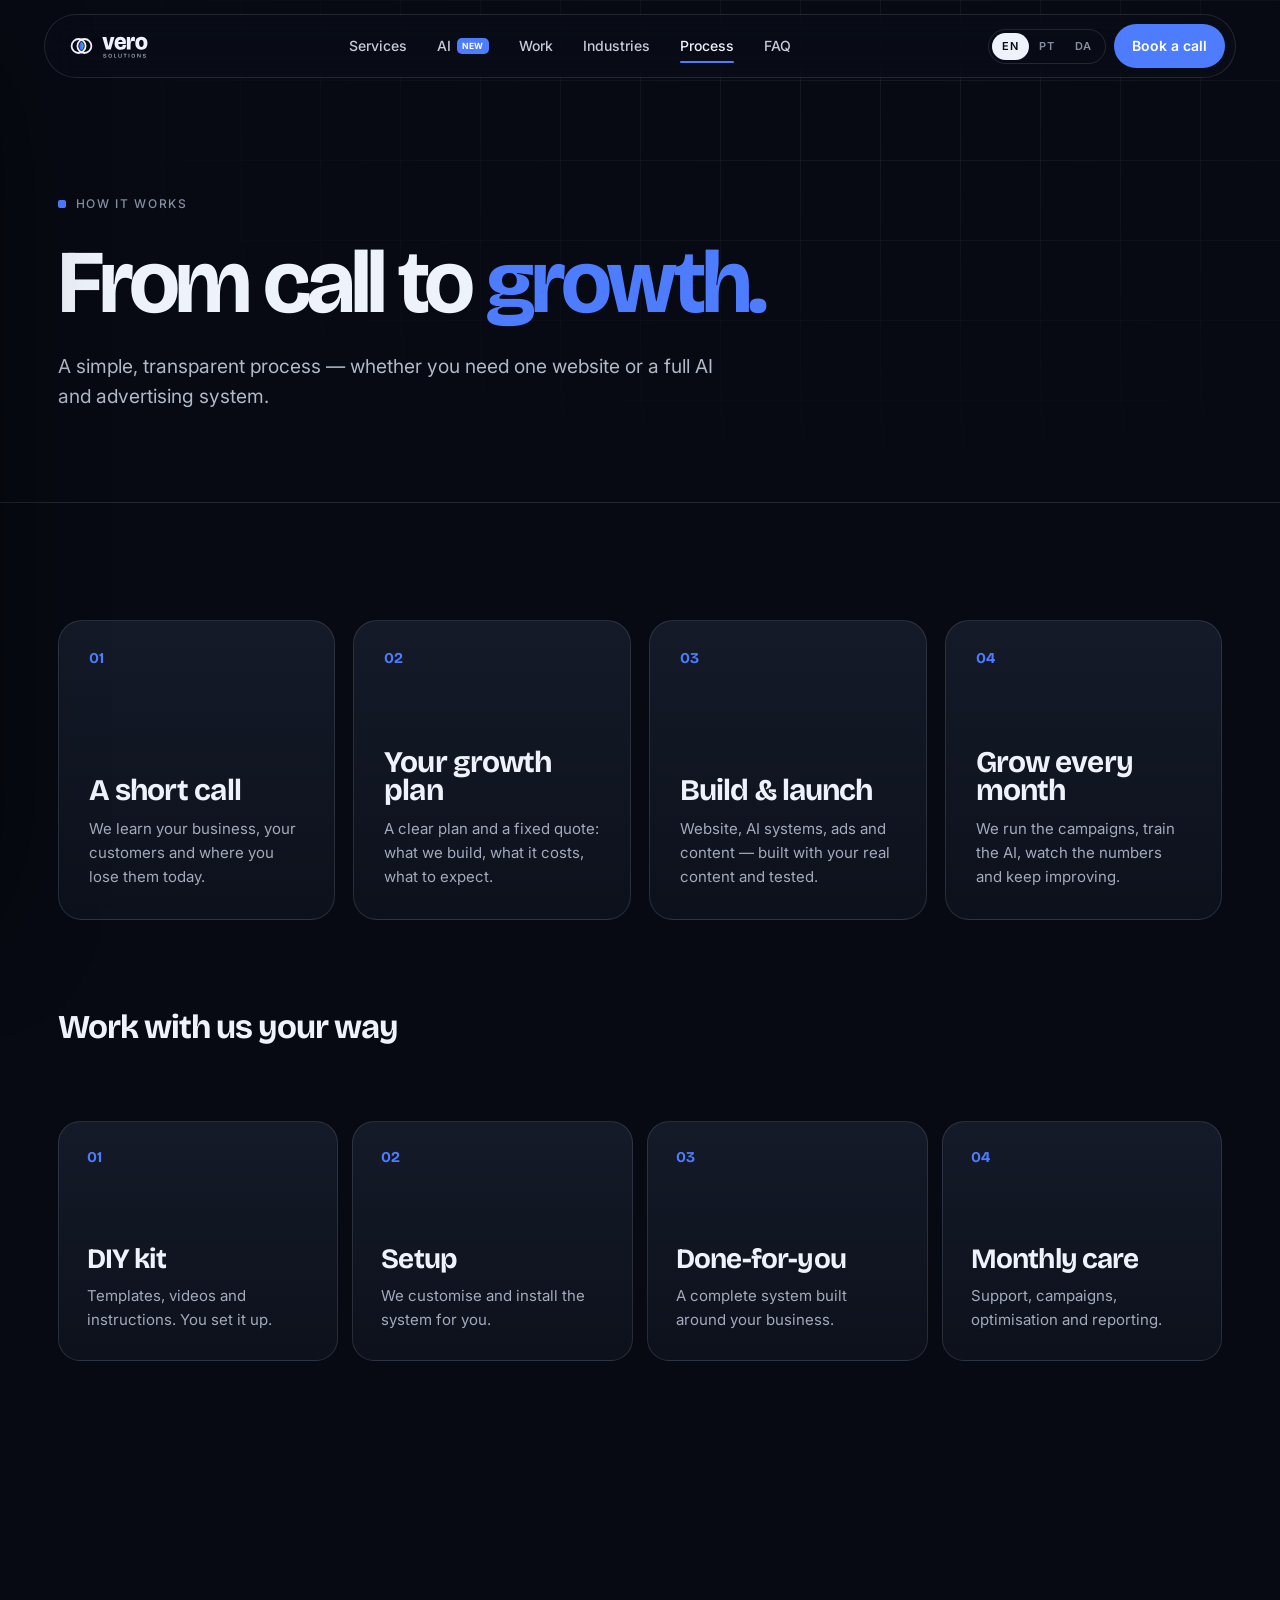
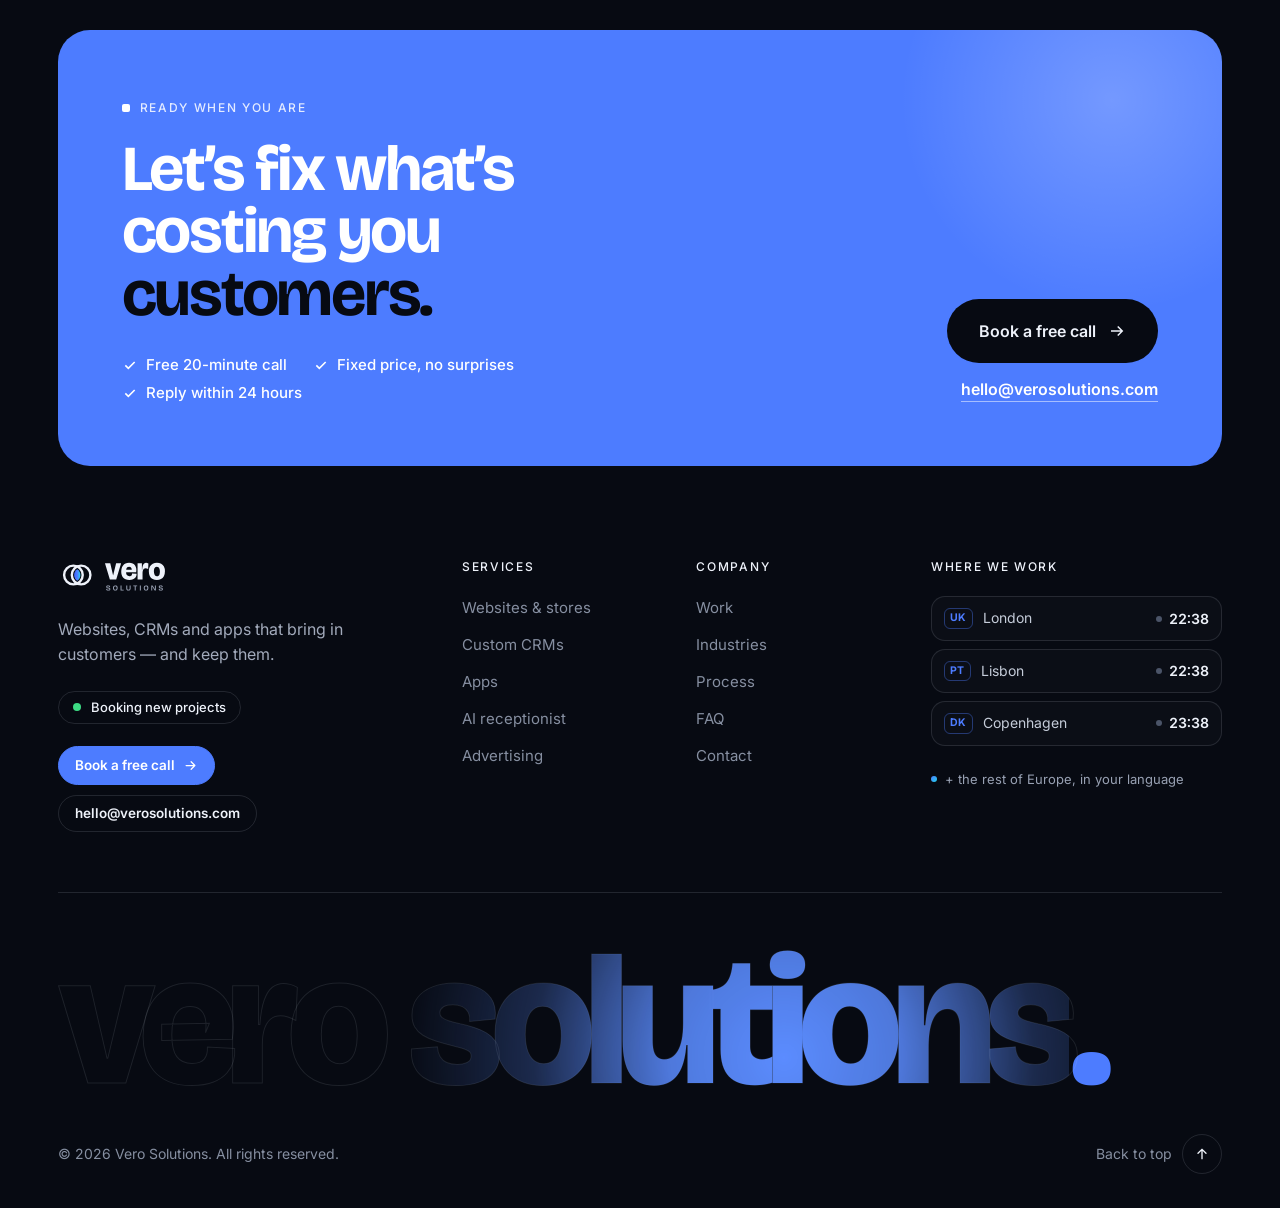
<file: process.html>
<!doctype html>
<html lang="en">
<head>
<meta charset="utf-8">
<meta name="viewport" content="width=device-width,initial-scale=1">
<title>Process — Vero Solutions</title>
<meta name="description" content="Vero Solutions is an AI-powered digital agency working in the United Kingdom, Portugal and Denmark: AI receptionists and voice agents, cinematic AI websites, online stores, Meta / Google / TikTok advertising, reviews, loyalty and brand content.">
<link rel="icon" href="img/favicon.svg" type="image/svg+xml">
<meta property="og:title" content="Process — Vero Solutions">
<meta property="og:description" content="Vero Solutions is an AI-powered digital agency working in the United Kingdom, Portugal and Denmark: AI receptionists and voice agents, cinematic AI websites, online stores, Meta / Google / TikTok advertising, reviews, loyalty and brand content.">
<meta property="og:image" content="img/padel/f.jpg">
<link rel="preconnect" href="https://fonts.googleapis.com"><link rel="preconnect" href="https://fonts.gstatic.com" crossorigin>
<link href="https://fonts.googleapis.com/css2?family=Bricolage+Grotesque:opsz,wght@12..96,400;12..96,500;12..96,600;12..96,700;12..96,800&family=Fraunces:ital,opsz,wght@0,9..144,500;1,9..144,500&family=Inter:wght@400;500;600&display=swap" rel="stylesheet">
<link rel="stylesheet" href="css/site.css">
<script>try{var l=localStorage.getItem('vd-lang');if(l)document.documentElement.lang=l}catch(e){}</script>
</head>
<body>
<header class="nav">
  <div class="bar">
    <button class="burger" id="burger" aria-label="Menu" aria-controls="mnav" aria-expanded="false"><i></i></button>
    <a class="brand" href="index.html" aria-label="Vero Solutions"><img class="logo" src="img/vero-solutions-logo-horizontal-branco.svg" alt="Vero Solutions"><img class="mark" src="img/vero-mark.svg" alt=""><span class="bt"><b>vero</b><small>solutions</small></span></a>
    <nav class="links">
      <a href="services.html"><span data-en>Services</span><span data-pt>Serviços</span><span data-da>Ydelser</span></a>
      <a href="ai.html"><span data-en>AI</span><span data-pt>AI</span><span data-da>AI</span><i class=new>NEW</i></a>
      <a href="work.html"><span data-en>Work</span><span data-pt>Trabalhos</span><span data-da>Projekter</span></a>
      <a href="industries.html"><span data-en>Industries</span><span data-pt>Setores</span><span data-da>Brancher</span></a>
      <a href="process.html" class=on><span data-en>Process</span><span data-pt>Processo</span><span data-da>Proces</span></a>
      <a href="faq.html"><span data-en>FAQ</span><span data-pt>FAQ</span><span data-da>FAQ</span></a>
    </nav>
    <div class="r">
      <div class="lang"><button data-set="en">EN</button><button data-set="pt">PT</button><button data-set="da">DA</button></div>
      <a class="btn p" href="contact.html"><span data-en>Book a call</span><span data-pt>Marcar chamada</span><span data-da>Book et opkald</span></a>
    </div>
  </div>
</header>
<div class="mveil" id="mveil"></div>
<div class="mnav" id="mnav" aria-hidden="true">
  <div class="mn-top"><a class="brand" href="index.html" aria-label="Vero Solutions"><img class="mark" src="img/vero-mark.svg" alt=""><span class="bt"><b>vero</b><small>solutions</small></span></a><button class="x" id="mx" aria-label="Close"><i></i></button></div>
  <nav class="mn-links"><a href="index.html"><em>01</em><span data-en>Home</span><span data-pt>Início</span><span data-da>Forside</span></a><a href="services.html"><em>02</em><span data-en>Services</span><span data-pt>Serviços</span><span data-da>Ydelser</span></a><a href="ai.html"><em>03</em><span data-en>AI</span><span data-pt>AI</span><span data-da>AI</span></a><a href="work.html"><em>04</em><span data-en>Work</span><span data-pt>Trabalhos</span><span data-da>Projekter</span></a><a href="industries.html"><em>05</em><span data-en>Industries</span><span data-pt>Setores</span><span data-da>Brancher</span></a><a href="process.html"><em>06</em><span data-en>Process</span><span data-pt>Processo</span><span data-da>Proces</span></a><a href="faq.html"><em>07</em><span data-en>FAQ</span><span data-pt>FAQ</span><span data-da>FAQ</span></a><a href="contact.html"><em>08</em><span data-en>Contact</span><span data-pt>Contacto</span><span data-da>Kontakt</span></a></nav>
  <div class="mn-foot"><div class="lang"><button data-set="en">EN</button><button data-set="pt">PT</button><button data-set="da">DA</button></div><a class="btn p" href="contact.html"><span data-en>Book a free call</span><span data-pt>Marcar chamada grátis</span><span data-da>Book et gratis opkald</span> →</a></div>
</div>
<main id="top">
<section class="ph">
  <div class="grid-bg"></div>
  <div class="wrap">
    <span class="tag ld"><span data-en>How it works</span><span data-pt>Como funciona</span><span data-da>Sådan fungerer det</span></span>
    <h1 class="ld d1"><span data-en>From call to <span class=acc>growth.</span></span><span data-pt>Da chamada ao <span class=acc>crescimento.</span></span><span data-da>Fra opkald til <span class=acc>vækst.</span></span></h1>
    <p class="ld d2"><span data-en>A simple, transparent process — whether you need one website or a full AI and advertising system.</span><span data-pt>Um processo simples e transparente — quer precise de um site ou de um sistema completo de AI e publicidade.</span><span data-da>En enkel og gennemsigtig proces — uanset om du har brug for én hjemmeside eller et komplet AI- og annonceringssystem.</span></p>
  </div>
</section>

<section class="process" style="padding-top:40px"><div class="wrap"><div class="steps"><div class="step rv d0"><h3><span data-en>A short call</span><span data-pt>Uma chamada curta</span><span data-da>En kort samtale</span></h3><p><span data-en>We learn your business, your customers and where you lose them today.</span><span data-pt>Conhecemos o negócio, os clientes e onde os perde hoje.</span><span data-da>Vi lærer din virksomhed og dine kunder at kende, og hvor du mister dem i dag.</span></p></div><div class="step rv d1"><h3><span data-en>Your growth plan</span><span data-pt>O seu plano</span><span data-da>Din vækstplan</span></h3><p><span data-en>A clear plan and a fixed quote: what we build, what it costs, what to expect.</span><span data-pt>Um plano claro e um orçamento fechado: o que fazemos, quanto custa, o que esperar.</span><span data-da>En klar plan og en fast pris: hvad vi bygger, hvad det koster, og hvad du kan forvente.</span></p></div><div class="step rv d2"><h3><span data-en>Build & launch</span><span data-pt>Construir e lançar</span><span data-da>Byg & lancér</span></h3><p><span data-en>Website, AI systems, ads and content — built with your real content and tested.</span><span data-pt>Site, sistemas AI, anúncios e conteúdo — feitos com o seu conteúdo real e testados.</span><span data-da>Hjemmeside, AI-systemer, annoncer og indhold — bygget med dit rigtige indhold og testet.</span></p></div><div class="step rv d3"><h3><span data-en>Grow every month</span><span data-pt>Crescer todos os meses</span><span data-da>Vækst hver måned</span></h3><p><span data-en>We run the campaigns, train the AI, watch the numbers and keep improving.</span><span data-pt>Gerimos as campanhas, treinamos a AI, acompanhamos os números e continuamos a melhorar.</span><span data-da>Vi driver kampagnerne, træner AI'en, holder øje med tallene og bliver ved med at forbedre.</span></p></div></div>
<h3 class="mx-h rv"><span data-en>Work with us your way</span><span data-pt>Trabalhe connosco à sua medida</span><span data-da>Arbejd med os på din måde</span></h3><div class="lv"><div class="rv d0"><span>01</span><h4><span data-en>DIY kit</span><span data-pt>Kit DIY</span><span data-da>Gør-det-selv-kit</span></h4><p><span data-en>Templates, videos and instructions. You set it up.</span><span data-pt>Templates, vídeos e instruções. Instala você.</span><span data-da>Skabeloner, videoer og vejledninger. Du sætter det op.</span></p></div><div class="rv d1"><span>02</span><h4><span data-en>Setup</span><span data-pt>Instalação</span><span data-da>Opsætning</span></h4><p><span data-en>We customise and install the system for you.</span><span data-pt>Personalizamos e instalamos o sistema por si.</span><span data-da>Vi tilpasser og installerer systemet for dig.</span></p></div><div class="rv d2"><span>03</span><h4><span data-en>Done-for-you</span><span data-pt>Chave na mão</span><span data-da>Done-for-you</span></h4><p><span data-en>A complete system built around your business.</span><span data-pt>Um sistema completo feito à medida do negócio.</span><span data-da>Et komplet system bygget omkring din virksomhed.</span></p></div><div class="rv d3"><span>04</span><h4><span data-en>Monthly care</span><span data-pt>Gestão mensal</span><span data-da>Månedlig drift</span></h4><p><span data-en>Support, campaigns, optimisation and reporting.</span><span data-pt>Suporte, campanhas, otimização e relatórios.</span><span data-da>Support, kampagner, optimering og rapportering.</span></p></div></div></div></section>

</main>

<section class="ft-cta">
  <div class="wrap">
    <div class="ft-card rv">
      <div class="ft-card-l">
        <span class="tag"><span data-en>Ready when you are</span><span data-pt>Prontos quando quiser</span><span data-da>Klar, når du er</span></span>
        <h2><span data-en>Let’s fix what’s costing you <span class=acc>customers.</span></span><span data-pt>Vamos resolver o que lhe custa <span class=acc>clientes.</span></span><span data-da>Lad os løse det, der koster dig <span class=acc>kunder.</span></span></h2>
        <ul><li><svg viewBox="0 0 24 24" fill="none" stroke="currentColor" stroke-width="2.4"><path d="M5 12.5l4.5 4.5L19 7.5"/></svg><span data-en>Free 20-minute call</span><span data-pt>Chamada grátis de 20 minutos</span><span data-da>Gratis opkald på 20 minutter</span></li><li><svg viewBox="0 0 24 24" fill="none" stroke="currentColor" stroke-width="2.4"><path d="M5 12.5l4.5 4.5L19 7.5"/></svg><span data-en>Fixed price, no surprises</span><span data-pt>Preço fechado, sem surpresas</span><span data-da>Fast pris, ingen overraskelser</span></li><li><svg viewBox="0 0 24 24" fill="none" stroke="currentColor" stroke-width="2.4"><path d="M5 12.5l4.5 4.5L19 7.5"/></svg><span data-en>Reply within 24 hours</span><span data-pt>Resposta em 24 horas</span><span data-da>Svar inden for 24 timer</span></li></ul>
      </div>
      <div class="ft-card-r">
        <a class="btn p xl" href="contact.html"><span data-en>Book a free call</span><span data-pt>Marcar chamada grátis</span><span data-da>Book et gratis opkald</span><svg viewBox="0 0 24 24" fill="none" stroke="currentColor" stroke-width="2"><path d="M4 12h15M13 6l6 6-6 6"/></svg></a>
        <a class="ft-mail js-mail" href="mailto:hello@verosolutions.com">hello@verosolutions.com</a>
      </div>
    </div>
  </div>
</section>
<footer class="ft">
  <div class="wrap">
    <div class="ft-grid"><div class="ft-brand"><a href="index.html" aria-label="Vero Solutions"><img class="logo" src="img/vero-solutions-logo-horizontal-branco.svg" alt="Vero Solutions"></a><p><span data-en>Websites, CRMs and apps that bring in customers — and keep them.</span><span data-pt>Sites, CRMs e apps que trazem clientes — e os mantêm.</span><span data-da>Hjemmesider, CRM-systemer og apps, der skaffer kunder — og fastholder dem.</span></p><span class="ft-live"><i></i><span data-en>Booking new projects</span><span data-pt>A aceitar novos projetos</span><span data-da>Tager imod nye projekter</span></span><div class="ft-act"><a class="ft-btn p" href="contact.html"><span data-en>Book a free call</span><span data-pt>Marcar chamada grátis</span><span data-da>Book et gratis opkald</span><svg viewBox="0 0 24 24" fill="none" stroke="currentColor" stroke-width="2" stroke-linecap="round" stroke-linejoin="round"><path d="M5 12h14M13 6l6 6-6 6"/></svg></a><a class="ft-btn" href="mailto:hello@verosolutions.com">hello@verosolutions.com</a></div></div><div class="ft-col"><h5><button type="button" class="ft-h" aria-expanded="false"><span data-en>Services</span><span data-pt>Serviços</span><span data-da>Ydelser</span><svg class="ch" viewBox="0 0 24 24" fill="none" stroke="currentColor" stroke-width="2" stroke-linecap="round"><path d="M6 9l6 6 6-6"/></svg></button></h5><div class="ft-links"><a href="services.html#web"><span data-en>Websites & stores</span><span data-pt>Sites e lojas</span><span data-da>Hjemmesider & webshops</span></a><a href="index.html#crm"><span data-en>Custom CRMs</span><span data-pt>CRMs à medida</span><span data-da>Skræddersyede CRM</span></a><a href="contact.html"><span data-en>Apps</span><span data-pt>Apps</span><span data-da>Apps</span></a><a href="ai.html"><span data-en>AI receptionist</span><span data-pt>Rececionista AI</span><span data-da>AI-receptionist</span></a><a href="services.html#ads"><span data-en>Advertising</span><span data-pt>Publicidade</span><span data-da>Annoncering</span></a></div></div><div class="ft-col"><h5><button type="button" class="ft-h" aria-expanded="false"><span data-en>Company</span><span data-pt>Empresa</span><span data-da>Virksomhed</span><svg class="ch" viewBox="0 0 24 24" fill="none" stroke="currentColor" stroke-width="2" stroke-linecap="round"><path d="M6 9l6 6 6-6"/></svg></button></h5><div class="ft-links"><a href="work.html"><span data-en>Work</span><span data-pt>Trabalhos</span><span data-da>Arbejde</span></a><a href="industries.html"><span data-en>Industries</span><span data-pt>Setores</span><span data-da>Brancher</span></a><a href="process.html"><span data-en>Process</span><span data-pt>Processo</span><span data-da>Proces</span></a><a href="faq.html"><span data-en>FAQ</span><span data-pt>FAQ</span><span data-da>FAQ</span></a><a href="contact.html"><span data-en>Contact</span><span data-pt>Contacto</span><span data-da>Kontakt</span></a></div></div><div class="ft-col ft-where"><h5 class="ft-plain"><span data-en>Where we work</span><span data-pt>Onde trabalhamos</span><span data-da>Hvor vi arbejder</span></h5><div class="ft-clocks"><div class="ft-clk" data-tz="Europe/London"><b>UK</b><span class="nm"><span data-en>London</span><span data-pt>Londres</span><span data-da>London</span></span><time>--:--</time></div><div class="ft-clk" data-tz="Europe/Lisbon"><b>PT</b><span class="nm"><span data-en>Lisbon</span><span data-pt>Lisboa</span><span data-da>Lissabon</span></span><time>--:--</time></div><div class="ft-clk" data-tz="Europe/Copenhagen"><b>DK</b><span class="nm"><span data-en>Copenhagen</span><span data-pt>Copenhaga</span><span data-da>København</span></span><time>--:--</time></div></div><span class="ft-eu"><i></i><span data-en>+ the rest of Europe, in your language</span><span data-pt>+ o resto da Europa, na sua língua</span><span data-da>+ resten af Europa, på dit sprog</span></span></div></div>
    <div class="ft-big" aria-hidden="true"><span>vero solutions</span><i class="dot">.</i></div>
    <div class="ft-bot"><span>© <span id="yr">2026</span> Vero Solutions. <span data-en>All rights reserved.</span><span data-pt>Todos os direitos reservados.</span><span data-da>Alle rettigheder forbeholdes.</span></span><a href="#top" class="ft-top" onclick="window.scrollTo({top:0,behavior:'smooth'});return false"><span class="lb"><span data-en>Back to top</span><span data-pt>Voltar ao topo</span><span data-da>Til toppen</span></span><i><svg viewBox="0 0 24 24" fill="none" stroke="currentColor" stroke-width="2" stroke-linecap="round"><path d="M12 19V5M6 11l6-6 6 6"/></svg></i></a></div>
  </div>
</footer>

<script src="js/services-data.js"></script><script src="js/sidemenu.js"></script><script src="js/site.js"></script>
</body>
</html>
</file>
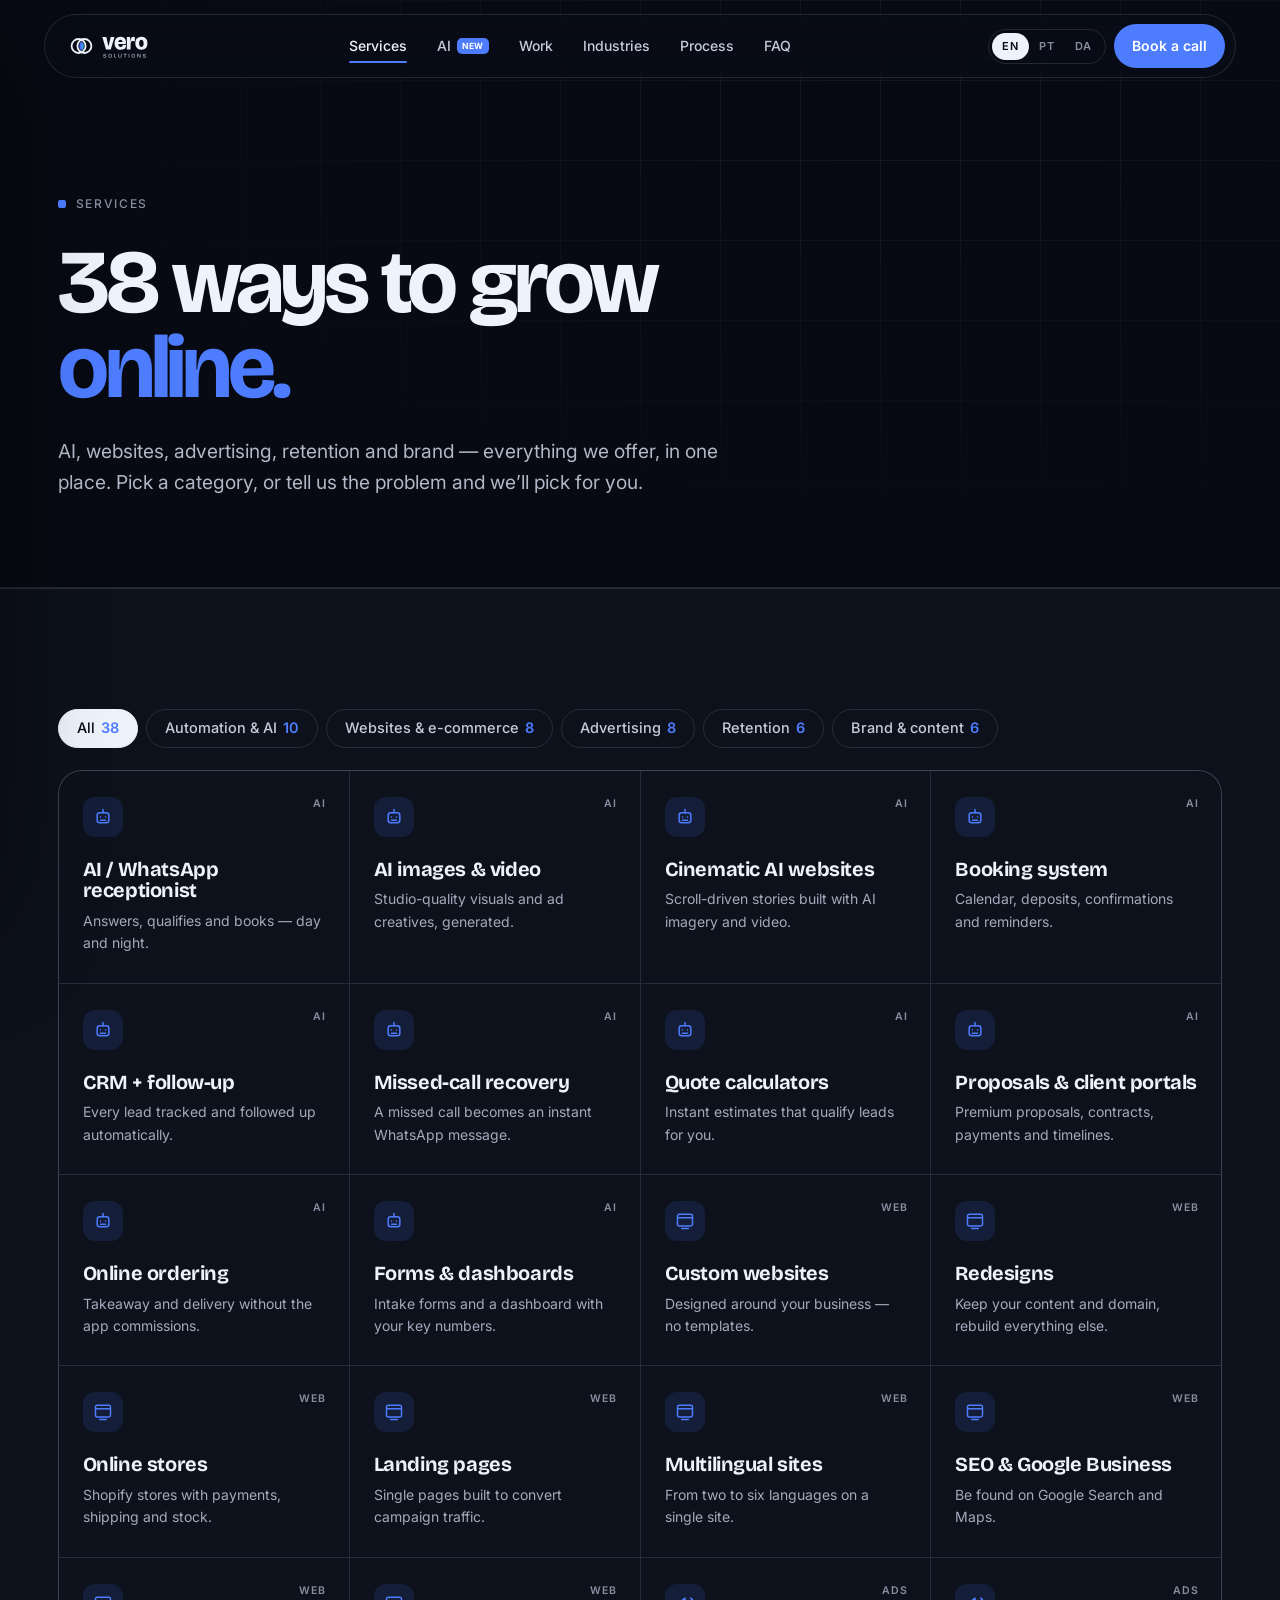
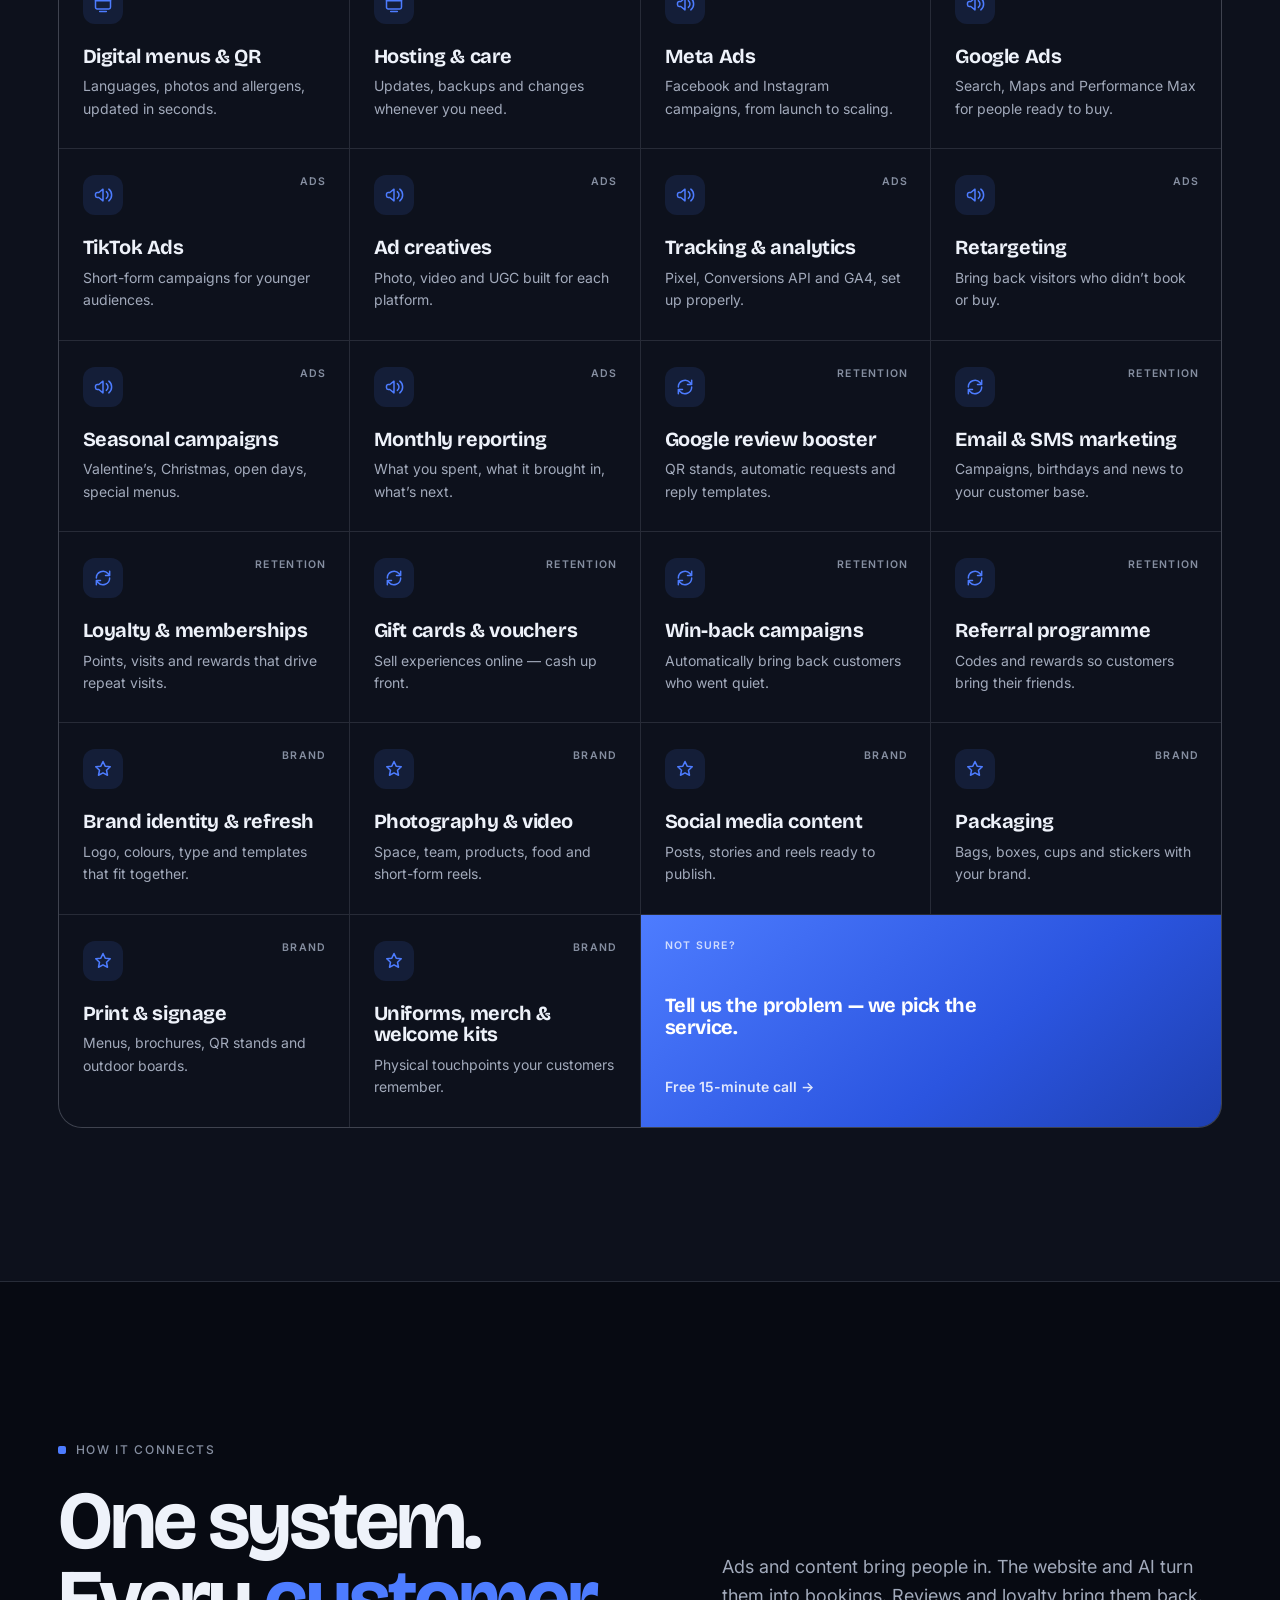
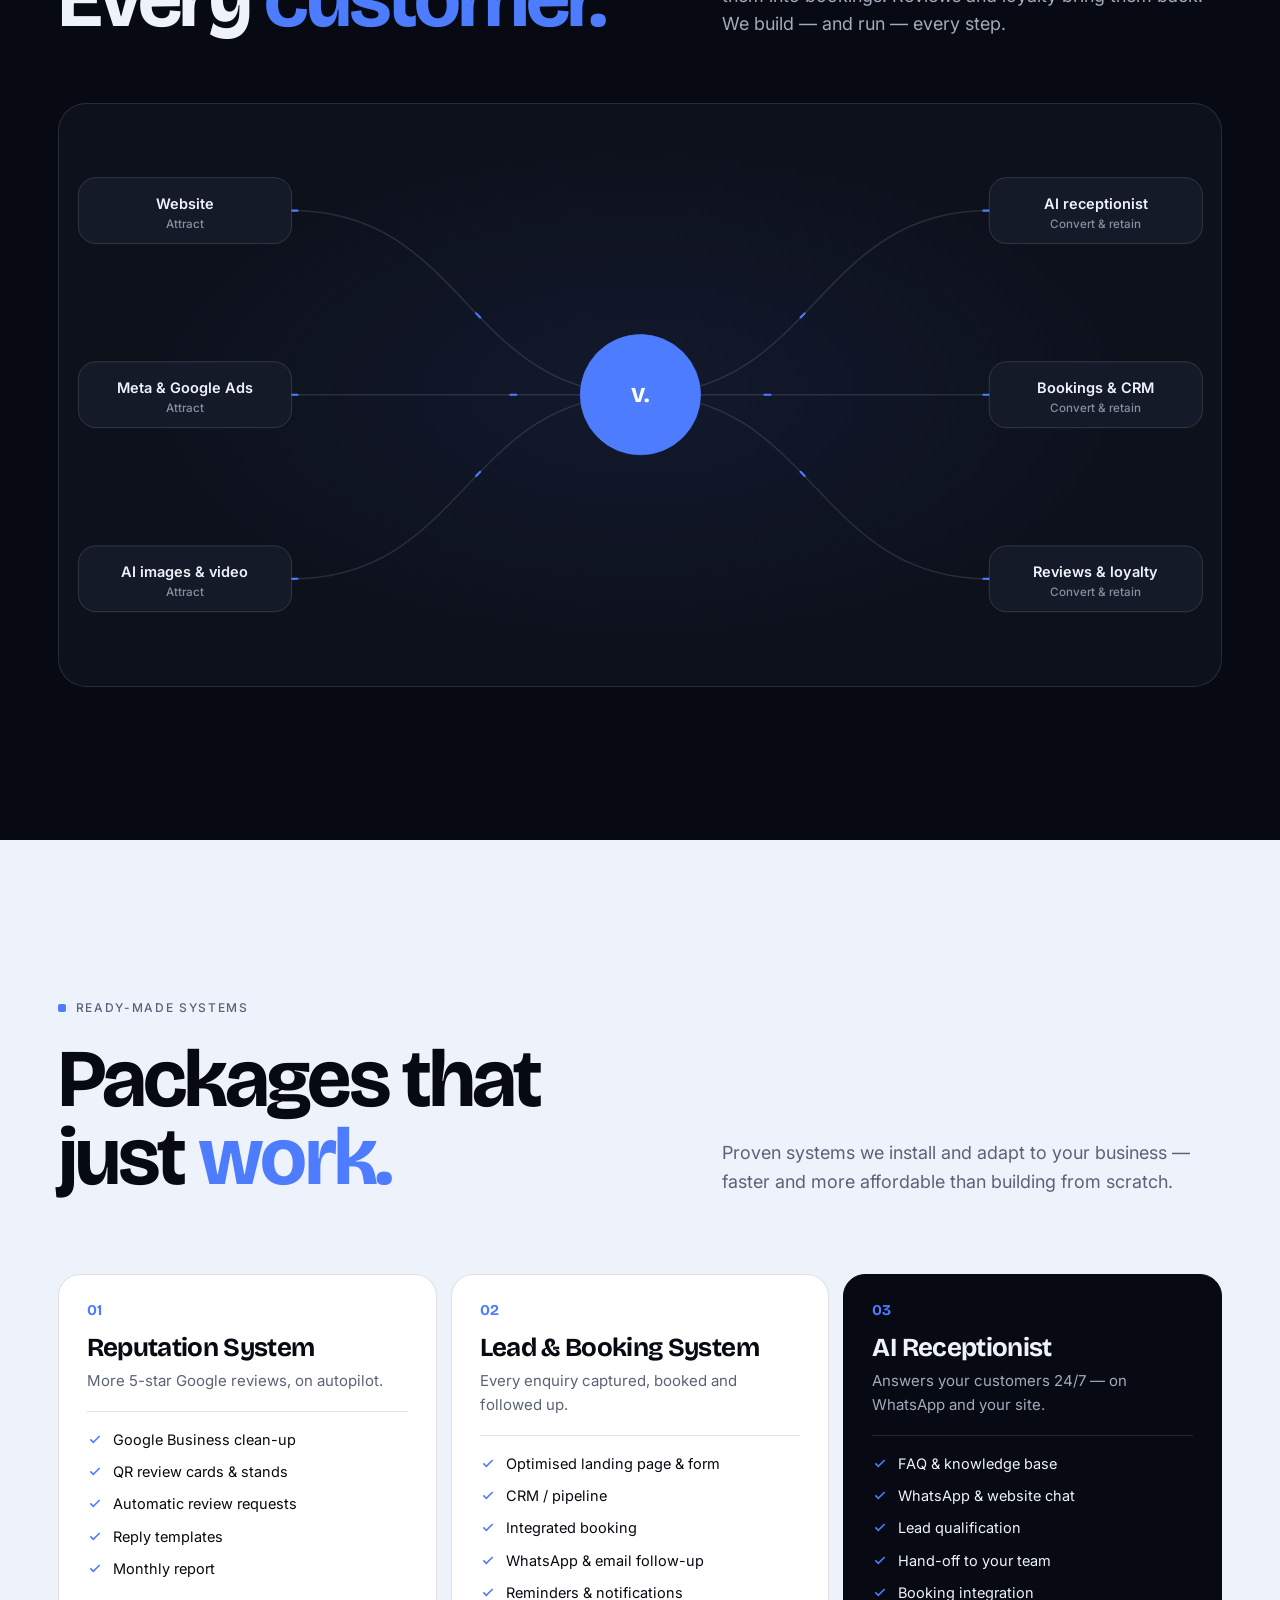
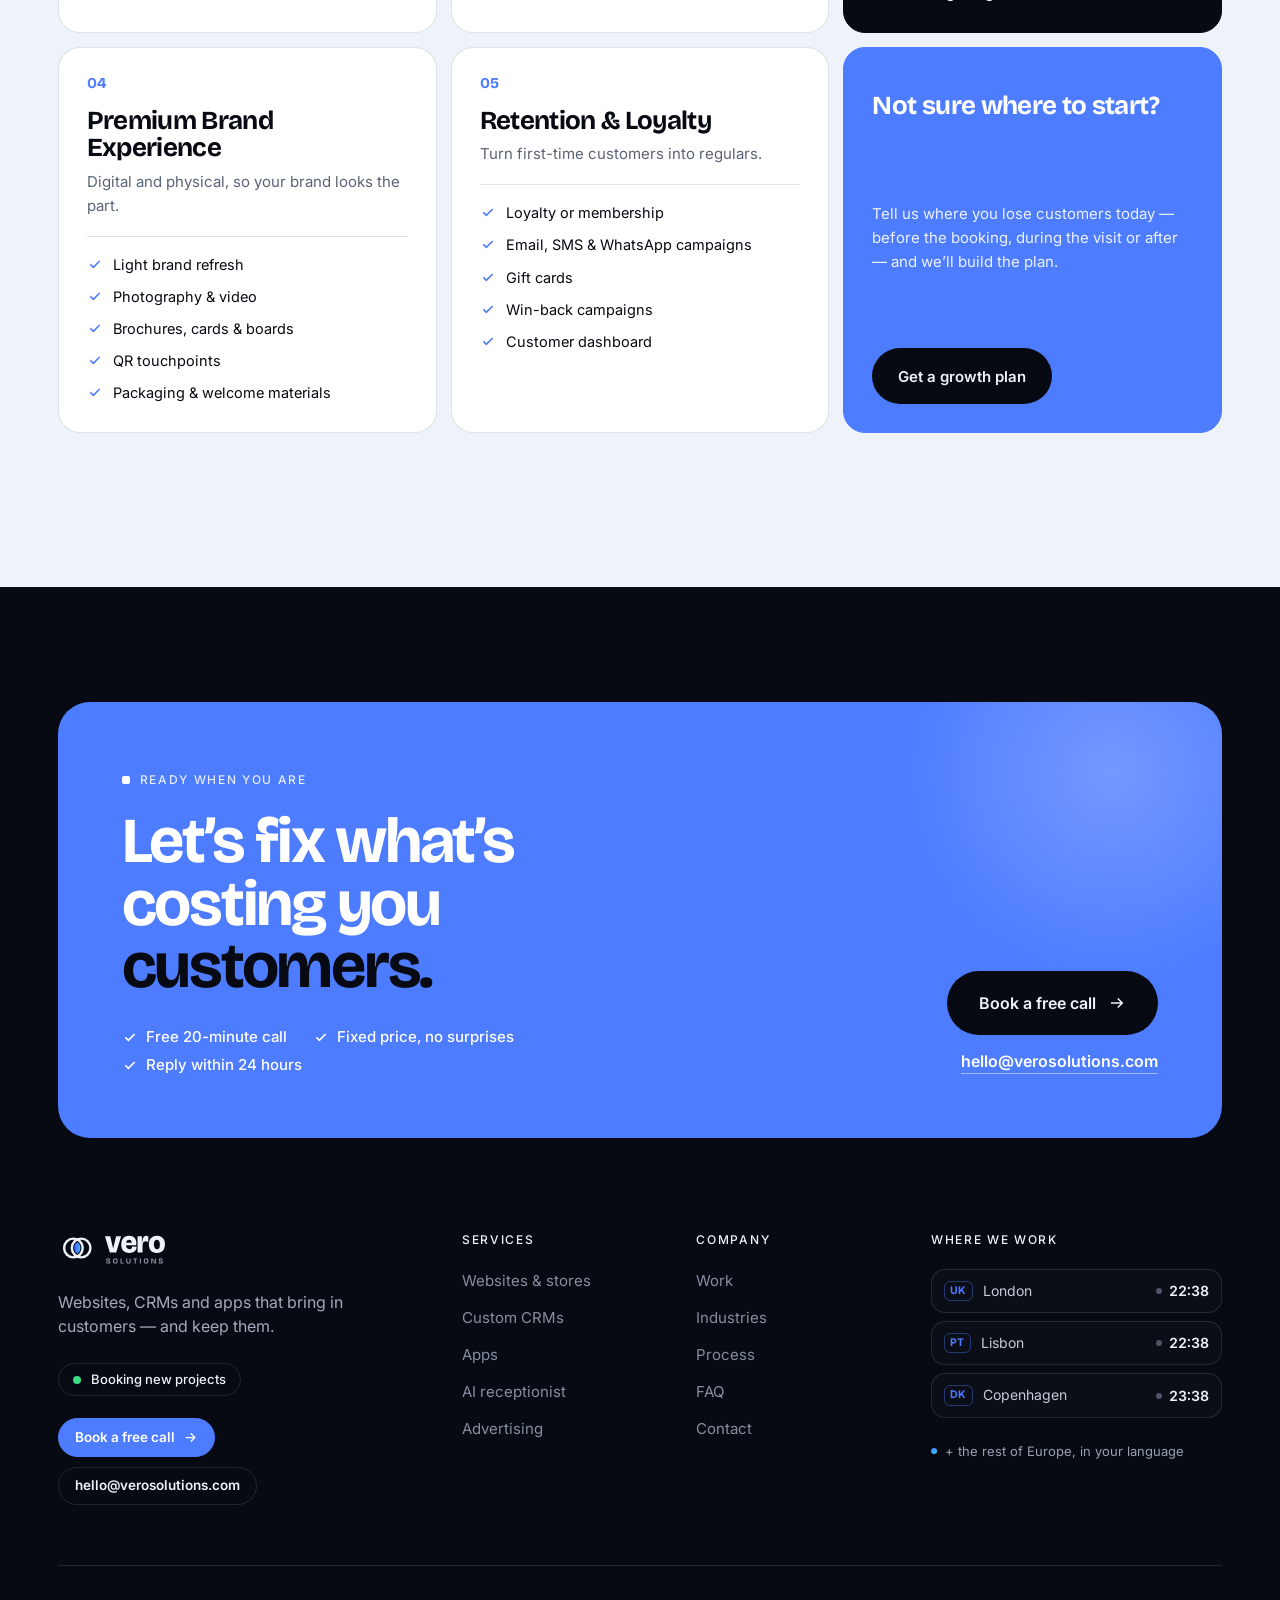
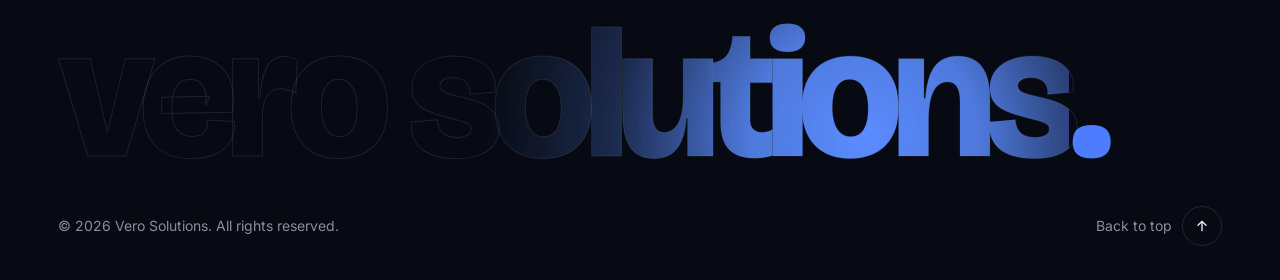
<file: services.html>
<!doctype html>
<html lang="en">
<head>
<meta charset="utf-8">
<meta name="viewport" content="width=device-width,initial-scale=1">
<title>Services — Vero Solutions</title>
<meta name="description" content="Vero Solutions is an AI-powered digital agency working in the United Kingdom, Portugal and Denmark: AI receptionists and voice agents, cinematic AI websites, online stores, Meta / Google / TikTok advertising, reviews, loyalty and brand content.">
<link rel="icon" href="img/favicon.svg" type="image/svg+xml">
<meta property="og:title" content="Services — Vero Solutions">
<meta property="og:description" content="Vero Solutions is an AI-powered digital agency working in the United Kingdom, Portugal and Denmark: AI receptionists and voice agents, cinematic AI websites, online stores, Meta / Google / TikTok advertising, reviews, loyalty and brand content.">
<meta property="og:image" content="img/padel/f.jpg">
<link rel="preconnect" href="https://fonts.googleapis.com"><link rel="preconnect" href="https://fonts.gstatic.com" crossorigin>
<link href="https://fonts.googleapis.com/css2?family=Bricolage+Grotesque:opsz,wght@12..96,400;12..96,500;12..96,600;12..96,700;12..96,800&family=Fraunces:ital,opsz,wght@0,9..144,500;1,9..144,500&family=Inter:wght@400;500;600&display=swap" rel="stylesheet">
<link rel="stylesheet" href="css/site.css">
<script>try{var l=localStorage.getItem('vd-lang');if(l)document.documentElement.lang=l}catch(e){}</script>
</head>
<body>
<header class="nav">
  <div class="bar">
    <button class="burger" id="burger" aria-label="Menu" aria-controls="mnav" aria-expanded="false"><i></i></button>
    <a class="brand" href="index.html" aria-label="Vero Solutions"><img class="logo" src="img/vero-solutions-logo-horizontal-branco.svg" alt="Vero Solutions"><img class="mark" src="img/vero-mark.svg" alt=""><span class="bt"><b>vero</b><small>solutions</small></span></a>
    <nav class="links">
      <a href="services.html" class=on><span data-en>Services</span><span data-pt>Serviços</span><span data-da>Ydelser</span></a>
      <a href="ai.html"><span data-en>AI</span><span data-pt>AI</span><span data-da>AI</span><i class=new>NEW</i></a>
      <a href="work.html"><span data-en>Work</span><span data-pt>Trabalhos</span><span data-da>Projekter</span></a>
      <a href="industries.html"><span data-en>Industries</span><span data-pt>Setores</span><span data-da>Brancher</span></a>
      <a href="process.html"><span data-en>Process</span><span data-pt>Processo</span><span data-da>Proces</span></a>
      <a href="faq.html"><span data-en>FAQ</span><span data-pt>FAQ</span><span data-da>FAQ</span></a>
    </nav>
    <div class="r">
      <div class="lang"><button data-set="en">EN</button><button data-set="pt">PT</button><button data-set="da">DA</button></div>
      <a class="btn p" href="contact.html"><span data-en>Book a call</span><span data-pt>Marcar chamada</span><span data-da>Book et opkald</span></a>
    </div>
  </div>
</header>
<div class="mveil" id="mveil"></div>
<div class="mnav" id="mnav" aria-hidden="true">
  <div class="mn-top"><a class="brand" href="index.html" aria-label="Vero Solutions"><img class="mark" src="img/vero-mark.svg" alt=""><span class="bt"><b>vero</b><small>solutions</small></span></a><button class="x" id="mx" aria-label="Close"><i></i></button></div>
  <nav class="mn-links"><a href="index.html"><em>01</em><span data-en>Home</span><span data-pt>Início</span><span data-da>Forside</span></a><a href="services.html"><em>02</em><span data-en>Services</span><span data-pt>Serviços</span><span data-da>Ydelser</span></a><a href="ai.html"><em>03</em><span data-en>AI</span><span data-pt>AI</span><span data-da>AI</span></a><a href="work.html"><em>04</em><span data-en>Work</span><span data-pt>Trabalhos</span><span data-da>Projekter</span></a><a href="industries.html"><em>05</em><span data-en>Industries</span><span data-pt>Setores</span><span data-da>Brancher</span></a><a href="process.html"><em>06</em><span data-en>Process</span><span data-pt>Processo</span><span data-da>Proces</span></a><a href="faq.html"><em>07</em><span data-en>FAQ</span><span data-pt>FAQ</span><span data-da>FAQ</span></a><a href="contact.html"><em>08</em><span data-en>Contact</span><span data-pt>Contacto</span><span data-da>Kontakt</span></a></nav>
  <div class="mn-foot"><div class="lang"><button data-set="en">EN</button><button data-set="pt">PT</button><button data-set="da">DA</button></div><a class="btn p" href="contact.html"><span data-en>Book a free call</span><span data-pt>Marcar chamada grátis</span><span data-da>Book et gratis opkald</span> →</a></div>
</div>
<main id="top">
<section class="ph">
  <div class="grid-bg"></div>
  <div class="wrap">
    <span class="tag ld"><span data-en>Services</span><span data-pt>Serviços</span><span data-da>Ydelser</span></span>
    <h1 class="ld d1"><span data-en>38 ways to grow <span class=acc>online.</span></span><span data-pt>38 formas de crescer <span class=acc>online.</span></span><span data-da>38 måder at vokse <span class=acc>online.</span></span></h1>
    <p class="ld d2"><span data-en>AI, websites, advertising, retention and brand — everything we offer, in one place. Pick a category, or tell us the problem and we’ll pick for you.</span><span data-pt>AI, sites, publicidade, fidelização e marca — tudo o que oferecemos, num só lugar. Escolha uma categoria, ou diga-nos o problema e escolhemos por si.</span><span data-da>AI, hjemmesider, annoncering, fastholdelse og brand — alt, hvad vi tilbyder, samlet ét sted. Vælg en kategori, eller fortæl os problemet, så vælger vi for dig.</span></p>
  </div>
</section>

<section class="sec2 dark2" style="padding-top:60px">
  <div class="wrap"><div class="tabs2 rv" id="svTabs"><button class="on" data-f="all"><span data-en>All</span><span data-pt>Todos</span><span data-da>Alle</span><i>38</i></button><button data-f="ai"><span data-en>Automation & AI</span><span data-pt>Automação e AI</span><span data-da>Automatisering & AI</span><i>10</i></button><button data-f="web"><span data-en>Websites & e-commerce</span><span data-pt>Sites e e-commerce</span><span data-da>Hjemmesider & e-handel</span><i>8</i></button><button data-f="ads"><span data-en>Advertising</span><span data-pt>Publicidade</span><span data-da>Annoncering</span><i>8</i></button><button data-f="loop"><span data-en>Retention</span><span data-pt>Fidelização</span><span data-da>Fastholdelse</span><i>6</i></button><button data-f="brand"><span data-en>Brand & content</span><span data-pt>Marca e conteúdo</span><span data-da>Brand & indhold</span><i>6</i></button></div><div class="svgrid" id="svGrid"><div id="svc-ai-whatsapp-receptionist" class="sv aiv" data-c="ai"><div class="ic"><svg viewBox="0 0 24 24" fill="none" stroke="currentColor" stroke-width="1.8" stroke-linecap="round" stroke-linejoin="round"><rect x="5" y="7" width="14" height="12" rx="3"/><path d="M12 3v4M9 12h.01M15 12h.01M9 16h6"/></svg></div><span class="cat"><span data-en>AI</span><span data-pt>AI</span><span data-da>AI</span></span><h4><span data-en>AI / WhatsApp receptionist</span><span data-pt>Rececionista AI / WhatsApp</span><span data-da>AI-/WhatsApp-receptionist</span></h4><p><span data-en>Answers, qualifies and books — day and night.</span><span data-pt>Responde, qualifica e marca — de dia e de noite.</span><span data-da>Svarer, kvalificerer og booker — dag og nat.</span></p></div><div id="svc-ai-images-video" class="sv aiv" data-c="ai"><div class="ic"><svg viewBox="0 0 24 24" fill="none" stroke="currentColor" stroke-width="1.8" stroke-linecap="round" stroke-linejoin="round"><rect x="5" y="7" width="14" height="12" rx="3"/><path d="M12 3v4M9 12h.01M15 12h.01M9 16h6"/></svg></div><span class="cat"><span data-en>AI</span><span data-pt>AI</span><span data-da>AI</span></span><h4><span data-en>AI images & video</span><span data-pt>Imagens e vídeo com AI</span><span data-da>AI-billeder & video</span></h4><p><span data-en>Studio-quality visuals and ad creatives, generated.</span><span data-pt>Visuais e criativos com qualidade de estúdio, gerados com AI.</span><span data-da>Visuals og annoncer i studiekvalitet, genereret med AI.</span></p></div><div id="svc-cinematic-ai-websites" class="sv aiv" data-c="ai"><div class="ic"><svg viewBox="0 0 24 24" fill="none" stroke="currentColor" stroke-width="1.8" stroke-linecap="round" stroke-linejoin="round"><rect x="5" y="7" width="14" height="12" rx="3"/><path d="M12 3v4M9 12h.01M15 12h.01M9 16h6"/></svg></div><span class="cat"><span data-en>AI</span><span data-pt>AI</span><span data-da>AI</span></span><h4><span data-en>Cinematic AI websites</span><span data-pt>Sites cinematográficos com AI</span><span data-da>Filmiske AI-hjemmesider</span></h4><p><span data-en>Scroll-driven stories built with AI imagery and video.</span><span data-pt>Histórias com scroll feitas com imagens e vídeo de AI.</span><span data-da>Scroll-drevne fortællinger bygget med AI-billeder og video.</span></p></div><div id="svc-booking-system" class="sv aiv" data-c="ai"><div class="ic"><svg viewBox="0 0 24 24" fill="none" stroke="currentColor" stroke-width="1.8" stroke-linecap="round" stroke-linejoin="round"><rect x="5" y="7" width="14" height="12" rx="3"/><path d="M12 3v4M9 12h.01M15 12h.01M9 16h6"/></svg></div><span class="cat"><span data-en>AI</span><span data-pt>AI</span><span data-da>AI</span></span><h4><span data-en>Booking system</span><span data-pt>Sistema de reservas</span><span data-da>Bookingsystem</span></h4><p><span data-en>Calendar, deposits, confirmations and reminders.</span><span data-pt>Calendário, sinais, confirmações e lembretes.</span><span data-da>Kalender, depositum, bekræftelser og påmindelser.</span></p></div><div id="svc-crm-follow-up" class="sv aiv" data-c="ai"><div class="ic"><svg viewBox="0 0 24 24" fill="none" stroke="currentColor" stroke-width="1.8" stroke-linecap="round" stroke-linejoin="round"><rect x="5" y="7" width="14" height="12" rx="3"/><path d="M12 3v4M9 12h.01M15 12h.01M9 16h6"/></svg></div><span class="cat"><span data-en>AI</span><span data-pt>AI</span><span data-da>AI</span></span><h4><span data-en>CRM + follow-up</span><span data-pt>CRM + follow-up</span><span data-da>CRM + opfølgning</span></h4><p><span data-en>Every lead tracked and followed up automatically.</span><span data-pt>Cada contacto registado e acompanhado automaticamente.</span><span data-da>Hvert lead registreret og fulgt op automatisk.</span></p></div><div id="svc-missed-call-recovery" class="sv aiv" data-c="ai"><div class="ic"><svg viewBox="0 0 24 24" fill="none" stroke="currentColor" stroke-width="1.8" stroke-linecap="round" stroke-linejoin="round"><rect x="5" y="7" width="14" height="12" rx="3"/><path d="M12 3v4M9 12h.01M15 12h.01M9 16h6"/></svg></div><span class="cat"><span data-en>AI</span><span data-pt>AI</span><span data-da>AI</span></span><h4><span data-en>Missed-call recovery</span><span data-pt>Recuperação de chamadas</span><span data-da>Opfølgning på mistede opkald</span></h4><p><span data-en>A missed call becomes an instant WhatsApp message.</span><span data-pt>Uma chamada perdida passa a mensagem imediata no WhatsApp.</span><span data-da>Et mistet opkald bliver straks til en WhatsApp-besked.</span></p></div><div id="svc-quote-calculators" class="sv aiv" data-c="ai"><div class="ic"><svg viewBox="0 0 24 24" fill="none" stroke="currentColor" stroke-width="1.8" stroke-linecap="round" stroke-linejoin="round"><rect x="5" y="7" width="14" height="12" rx="3"/><path d="M12 3v4M9 12h.01M15 12h.01M9 16h6"/></svg></div><span class="cat"><span data-en>AI</span><span data-pt>AI</span><span data-da>AI</span></span><h4><span data-en>Quote calculators</span><span data-pt>Calculadoras de orçamento</span><span data-da>Prisberegnere</span></h4><p><span data-en>Instant estimates that qualify leads for you.</span><span data-pt>Estimativas imediatas que qualificam os contactos por si.</span><span data-da>Øjeblikkelige overslag, der kvalificerer leads for dig.</span></p></div><div id="svc-proposals-client-portals" class="sv aiv" data-c="ai"><div class="ic"><svg viewBox="0 0 24 24" fill="none" stroke="currentColor" stroke-width="1.8" stroke-linecap="round" stroke-linejoin="round"><rect x="5" y="7" width="14" height="12" rx="3"/><path d="M12 3v4M9 12h.01M15 12h.01M9 16h6"/></svg></div><span class="cat"><span data-en>AI</span><span data-pt>AI</span><span data-da>AI</span></span><h4><span data-en>Proposals & client portals</span><span data-pt>Propostas e portais</span><span data-da>Tilbud & kundeportaler</span></h4><p><span data-en>Premium proposals, contracts, payments and timelines.</span><span data-pt>Propostas premium, contratos, pagamentos e timelines.</span><span data-da>Premium-tilbud, kontrakter, betalinger og tidsplaner.</span></p></div><div id="svc-online-ordering" class="sv aiv" data-c="ai"><div class="ic"><svg viewBox="0 0 24 24" fill="none" stroke="currentColor" stroke-width="1.8" stroke-linecap="round" stroke-linejoin="round"><rect x="5" y="7" width="14" height="12" rx="3"/><path d="M12 3v4M9 12h.01M15 12h.01M9 16h6"/></svg></div><span class="cat"><span data-en>AI</span><span data-pt>AI</span><span data-da>AI</span></span><h4><span data-en>Online ordering</span><span data-pt>Encomendas online</span><span data-da>Onlinebestilling</span></h4><p><span data-en>Takeaway and delivery without the app commissions.</span><span data-pt>Takeaway e entregas sem as comissões das apps.</span><span data-da>Takeaway og levering uden app-kommissioner.</span></p></div><div id="svc-forms-dashboards" class="sv aiv" data-c="ai"><div class="ic"><svg viewBox="0 0 24 24" fill="none" stroke="currentColor" stroke-width="1.8" stroke-linecap="round" stroke-linejoin="round"><rect x="5" y="7" width="14" height="12" rx="3"/><path d="M12 3v4M9 12h.01M15 12h.01M9 16h6"/></svg></div><span class="cat"><span data-en>AI</span><span data-pt>AI</span><span data-da>AI</span></span><h4><span data-en>Forms & dashboards</span><span data-pt>Formulários e painéis</span><span data-da>Formularer & dashboards</span></h4><p><span data-en>Intake forms and a dashboard with your key numbers.</span><span data-pt>Formulários de entrada e um painel com os números principais.</span><span data-da>Intakeformularer og et dashboard med dine nøgletal.</span></p></div><div id="svc-custom-websites" class="sv" data-c="web"><div class="ic"><svg viewBox="0 0 24 24" fill="none" stroke="currentColor" stroke-width="1.8" stroke-linecap="round" stroke-linejoin="round"><rect x="3" y="4" width="18" height="14" rx="2"/><path d="M3 8h18M8 21h8"/></svg></div><span class="cat"><span data-en>Web</span><span data-pt>Web</span><span data-da>Web</span></span><h4><span data-en>Custom websites</span><span data-pt>Sites à medida</span><span data-da>Skræddersyede hjemmesider</span></h4><p><span data-en>Designed around your business — no templates.</span><span data-pt>Pensados para o seu negócio — sem templates.</span><span data-da>Designet omkring din virksomhed — ingen skabeloner.</span></p></div><div id="svc-redesigns" class="sv" data-c="web"><div class="ic"><svg viewBox="0 0 24 24" fill="none" stroke="currentColor" stroke-width="1.8" stroke-linecap="round" stroke-linejoin="round"><rect x="3" y="4" width="18" height="14" rx="2"/><path d="M3 8h18M8 21h8"/></svg></div><span class="cat"><span data-en>Web</span><span data-pt>Web</span><span data-da>Web</span></span><h4><span data-en>Redesigns</span><span data-pt>Redesigns</span><span data-da>Redesigns</span></h4><p><span data-en>Keep your content and domain, rebuild everything else.</span><span data-pt>Mantemos o conteúdo e o domínio, refazemos o resto.</span><span data-da>Behold dit indhold og dit domæne, vi bygger resten om.</span></p></div><div id="svc-online-stores" class="sv" data-c="web"><div class="ic"><svg viewBox="0 0 24 24" fill="none" stroke="currentColor" stroke-width="1.8" stroke-linecap="round" stroke-linejoin="round"><rect x="3" y="4" width="18" height="14" rx="2"/><path d="M3 8h18M8 21h8"/></svg></div><span class="cat"><span data-en>Web</span><span data-pt>Web</span><span data-da>Web</span></span><h4><span data-en>Online stores</span><span data-pt>Lojas online</span><span data-da>Webshops</span></h4><p><span data-en>Shopify stores with payments, shipping and stock.</span><span data-pt>Lojas Shopify com pagamentos, envios e stock.</span><span data-da>Shopify-webshops med betaling, fragt og lager.</span></p></div><div id="svc-landing-pages" class="sv" data-c="web"><div class="ic"><svg viewBox="0 0 24 24" fill="none" stroke="currentColor" stroke-width="1.8" stroke-linecap="round" stroke-linejoin="round"><rect x="3" y="4" width="18" height="14" rx="2"/><path d="M3 8h18M8 21h8"/></svg></div><span class="cat"><span data-en>Web</span><span data-pt>Web</span><span data-da>Web</span></span><h4><span data-en>Landing pages</span><span data-pt>Landing pages</span><span data-da>Landingssider</span></h4><p><span data-en>Single pages built to convert campaign traffic.</span><span data-pt>Páginas únicas feitas para converter o tráfego das campanhas.</span><span data-da>Enkeltsider bygget til at konvertere trafik fra kampagner.</span></p></div><div id="svc-multilingual-sites" class="sv" data-c="web"><div class="ic"><svg viewBox="0 0 24 24" fill="none" stroke="currentColor" stroke-width="1.8" stroke-linecap="round" stroke-linejoin="round"><rect x="3" y="4" width="18" height="14" rx="2"/><path d="M3 8h18M8 21h8"/></svg></div><span class="cat"><span data-en>Web</span><span data-pt>Web</span><span data-da>Web</span></span><h4><span data-en>Multilingual sites</span><span data-pt>Sites multilingues</span><span data-da>Flersprogede hjemmesider</span></h4><p><span data-en>From two to six languages on a single site.</span><span data-pt>De duas a seis línguas num só site.</span><span data-da>Fra to til seks sprog på én hjemmeside.</span></p></div><div id="svc-seo-google-business" class="sv" data-c="web"><div class="ic"><svg viewBox="0 0 24 24" fill="none" stroke="currentColor" stroke-width="1.8" stroke-linecap="round" stroke-linejoin="round"><rect x="3" y="4" width="18" height="14" rx="2"/><path d="M3 8h18M8 21h8"/></svg></div><span class="cat"><span data-en>Web</span><span data-pt>Web</span><span data-da>Web</span></span><h4><span data-en>SEO & Google Business</span><span data-pt>SEO e Google Business</span><span data-da>SEO & Google Business</span></h4><p><span data-en>Be found on Google Search and Maps.</span><span data-pt>Ser encontrado no Google e no Google Maps.</span><span data-da>Bliv fundet på Google Søgning og Maps.</span></p></div><div id="svc-digital-menus-qr" class="sv" data-c="web"><div class="ic"><svg viewBox="0 0 24 24" fill="none" stroke="currentColor" stroke-width="1.8" stroke-linecap="round" stroke-linejoin="round"><rect x="3" y="4" width="18" height="14" rx="2"/><path d="M3 8h18M8 21h8"/></svg></div><span class="cat"><span data-en>Web</span><span data-pt>Web</span><span data-da>Web</span></span><h4><span data-en>Digital menus & QR</span><span data-pt>Menus digitais e QR</span><span data-da>Digitale menukort & QR</span></h4><p><span data-en>Languages, photos and allergens, updated in seconds.</span><span data-pt>Línguas, fotos e alergénios, atualizados em segundos.</span><span data-da>Sprog, billeder og allergener, opdateret på få sekunder.</span></p></div><div id="svc-hosting-care" class="sv" data-c="web"><div class="ic"><svg viewBox="0 0 24 24" fill="none" stroke="currentColor" stroke-width="1.8" stroke-linecap="round" stroke-linejoin="round"><rect x="3" y="4" width="18" height="14" rx="2"/><path d="M3 8h18M8 21h8"/></svg></div><span class="cat"><span data-en>Web</span><span data-pt>Web</span><span data-da>Web</span></span><h4><span data-en>Hosting & care</span><span data-pt>Alojamento e manutenção</span><span data-da>Hosting & vedligehold</span></h4><p><span data-en>Updates, backups and changes whenever you need.</span><span data-pt>Atualizações, backups e alterações sempre que precisar.</span><span data-da>Opdateringer, backup og ændringer, når du har brug for det.</span></p></div><div id="svc-meta-ads" class="sv" data-c="ads"><div class="ic"><svg viewBox="0 0 24 24" fill="none" stroke="currentColor" stroke-width="1.8" stroke-linecap="round" stroke-linejoin="round"><path d="M3 11v2a2 2 0 002 2h2l5 4V5L7 9H5a2 2 0 00-2 2z"/><path d="M16 8a5 5 0 010 8M19 5a9 9 0 010 14"/></svg></div><span class="cat"><span data-en>Ads</span><span data-pt>Ads</span><span data-da>Annoncer</span></span><h4><span data-en>Meta Ads</span><span data-pt>Meta Ads</span><span data-da>Meta Ads</span></h4><p><span data-en>Facebook and Instagram campaigns, from launch to scaling.</span><span data-pt>Campanhas no Facebook e Instagram, do lançamento à escala.</span><span data-da>Facebook- og Instagram-kampagner, fra lancering til skalering.</span></p></div><div id="svc-google-ads" class="sv" data-c="ads"><div class="ic"><svg viewBox="0 0 24 24" fill="none" stroke="currentColor" stroke-width="1.8" stroke-linecap="round" stroke-linejoin="round"><path d="M3 11v2a2 2 0 002 2h2l5 4V5L7 9H5a2 2 0 00-2 2z"/><path d="M16 8a5 5 0 010 8M19 5a9 9 0 010 14"/></svg></div><span class="cat"><span data-en>Ads</span><span data-pt>Ads</span><span data-da>Annoncer</span></span><h4><span data-en>Google Ads</span><span data-pt>Google Ads</span><span data-da>Google Ads</span></h4><p><span data-en>Search, Maps and Performance Max for people ready to buy.</span><span data-pt>Pesquisa, Maps e Performance Max para quem está pronto a comprar.</span><span data-da>Søgning, Maps og Performance Max til folk, der er klar til at købe.</span></p></div><div id="svc-tiktok-ads" class="sv" data-c="ads"><div class="ic"><svg viewBox="0 0 24 24" fill="none" stroke="currentColor" stroke-width="1.8" stroke-linecap="round" stroke-linejoin="round"><path d="M3 11v2a2 2 0 002 2h2l5 4V5L7 9H5a2 2 0 00-2 2z"/><path d="M16 8a5 5 0 010 8M19 5a9 9 0 010 14"/></svg></div><span class="cat"><span data-en>Ads</span><span data-pt>Ads</span><span data-da>Annoncer</span></span><h4><span data-en>TikTok Ads</span><span data-pt>TikTok Ads</span><span data-da>TikTok Ads</span></h4><p><span data-en>Short-form campaigns for younger audiences.</span><span data-pt>Campanhas em vídeo curto para públicos mais novos.</span><span data-da>Kampagner i kort format til et yngre publikum.</span></p></div><div id="svc-ad-creatives" class="sv" data-c="ads"><div class="ic"><svg viewBox="0 0 24 24" fill="none" stroke="currentColor" stroke-width="1.8" stroke-linecap="round" stroke-linejoin="round"><path d="M3 11v2a2 2 0 002 2h2l5 4V5L7 9H5a2 2 0 00-2 2z"/><path d="M16 8a5 5 0 010 8M19 5a9 9 0 010 14"/></svg></div><span class="cat"><span data-en>Ads</span><span data-pt>Ads</span><span data-da>Annoncer</span></span><h4><span data-en>Ad creatives</span><span data-pt>Criativos</span><span data-da>Annoncekreativer</span></h4><p><span data-en>Photo, video and UGC built for each platform.</span><span data-pt>Foto, vídeo e UGC feitos para cada plataforma.</span><span data-da>Foto, video og UGC lavet til hver platform.</span></p></div><div id="svc-tracking-analytics" class="sv" data-c="ads"><div class="ic"><svg viewBox="0 0 24 24" fill="none" stroke="currentColor" stroke-width="1.8" stroke-linecap="round" stroke-linejoin="round"><path d="M3 11v2a2 2 0 002 2h2l5 4V5L7 9H5a2 2 0 00-2 2z"/><path d="M16 8a5 5 0 010 8M19 5a9 9 0 010 14"/></svg></div><span class="cat"><span data-en>Ads</span><span data-pt>Ads</span><span data-da>Annoncer</span></span><h4><span data-en>Tracking & analytics</span><span data-pt>Tracking e analytics</span><span data-da>Tracking & analyse</span></h4><p><span data-en>Pixel, Conversions API and GA4, set up properly.</span><span data-pt>Pixel, Conversions API e GA4, bem configurados.</span><span data-da>Pixel, Conversions API og GA4, sat ordentligt op.</span></p></div><div id="svc-retargeting" class="sv" data-c="ads"><div class="ic"><svg viewBox="0 0 24 24" fill="none" stroke="currentColor" stroke-width="1.8" stroke-linecap="round" stroke-linejoin="round"><path d="M3 11v2a2 2 0 002 2h2l5 4V5L7 9H5a2 2 0 00-2 2z"/><path d="M16 8a5 5 0 010 8M19 5a9 9 0 010 14"/></svg></div><span class="cat"><span data-en>Ads</span><span data-pt>Ads</span><span data-da>Annoncer</span></span><h4><span data-en>Retargeting</span><span data-pt>Retargeting</span><span data-da>Retargeting</span></h4><p><span data-en>Bring back visitors who didn’t book or buy.</span><span data-pt>Recuperar quem visitou e não reservou nem comprou.</span><span data-da>Få besøgende tilbage, der ikke bookede eller købte.</span></p></div><div id="svc-seasonal-campaigns" class="sv" data-c="ads"><div class="ic"><svg viewBox="0 0 24 24" fill="none" stroke="currentColor" stroke-width="1.8" stroke-linecap="round" stroke-linejoin="round"><path d="M3 11v2a2 2 0 002 2h2l5 4V5L7 9H5a2 2 0 00-2 2z"/><path d="M16 8a5 5 0 010 8M19 5a9 9 0 010 14"/></svg></div><span class="cat"><span data-en>Ads</span><span data-pt>Ads</span><span data-da>Annoncer</span></span><h4><span data-en>Seasonal campaigns</span><span data-pt>Campanhas sazonais</span><span data-da>Sæsonkampagner</span></h4><p><span data-en>Valentine’s, Christmas, open days, special menus.</span><span data-pt>Dia dos Namorados, Natal, open days, menus especiais.</span><span data-da>Valentinsdag, jul, åbent hus, særlige menuer.</span></p></div><div id="svc-monthly-reporting" class="sv" data-c="ads"><div class="ic"><svg viewBox="0 0 24 24" fill="none" stroke="currentColor" stroke-width="1.8" stroke-linecap="round" stroke-linejoin="round"><path d="M3 11v2a2 2 0 002 2h2l5 4V5L7 9H5a2 2 0 00-2 2z"/><path d="M16 8a5 5 0 010 8M19 5a9 9 0 010 14"/></svg></div><span class="cat"><span data-en>Ads</span><span data-pt>Ads</span><span data-da>Annoncer</span></span><h4><span data-en>Monthly reporting</span><span data-pt>Relatórios mensais</span><span data-da>Månedlig rapportering</span></h4><p><span data-en>What you spent, what it brought in, what’s next.</span><span data-pt>O que gastou, o que trouxe e o que vem a seguir.</span><span data-da>Hvad du brugte, hvad det gav, og hvad der er det næste.</span></p></div><div id="svc-google-review-booster" class="sv" data-c="loop"><div class="ic"><svg viewBox="0 0 24 24" fill="none" stroke="currentColor" stroke-width="1.8" stroke-linecap="round" stroke-linejoin="round"><path d="M4 12a8 8 0 0114-5.3L20 9M20 4v5h-5M20 12a8 8 0 01-14 5.3L4 15M4 20v-5h5"/></svg></div><span class="cat"><span data-en>Retention</span><span data-pt>Fidelização</span><span data-da>Fastholdelse</span></span><h4><span data-en>Google review booster</span><span data-pt>Mais avaliações Google</span><span data-da>Flere Google-anmeldelser</span></h4><p><span data-en>QR stands, automatic requests and reply templates.</span><span data-pt>Displays QR, pedidos automáticos e modelos de resposta.</span><span data-da>QR-skilte, automatiske forespørgsler og svarskabeloner.</span></p></div><div id="svc-email-sms-marketing" class="sv" data-c="loop"><div class="ic"><svg viewBox="0 0 24 24" fill="none" stroke="currentColor" stroke-width="1.8" stroke-linecap="round" stroke-linejoin="round"><path d="M4 12a8 8 0 0114-5.3L20 9M20 4v5h-5M20 12a8 8 0 01-14 5.3L4 15M4 20v-5h5"/></svg></div><span class="cat"><span data-en>Retention</span><span data-pt>Fidelização</span><span data-da>Fastholdelse</span></span><h4><span data-en>Email & SMS marketing</span><span data-pt>Email e SMS marketing</span><span data-da>E-mail- & SMS-marketing</span></h4><p><span data-en>Campaigns, birthdays and news to your customer base.</span><span data-pt>Campanhas, aniversários e novidades para a sua base de clientes.</span><span data-da>Kampagner, fødselsdage og nyheder til din kundebase.</span></p></div><div id="svc-loyalty-memberships" class="sv" data-c="loop"><div class="ic"><svg viewBox="0 0 24 24" fill="none" stroke="currentColor" stroke-width="1.8" stroke-linecap="round" stroke-linejoin="round"><path d="M4 12a8 8 0 0114-5.3L20 9M20 4v5h-5M20 12a8 8 0 01-14 5.3L4 15M4 20v-5h5"/></svg></div><span class="cat"><span data-en>Retention</span><span data-pt>Fidelização</span><span data-da>Fastholdelse</span></span><h4><span data-en>Loyalty & memberships</span><span data-pt>Fidelização e memberships</span><span data-da>Loyalitet & medlemskaber</span></h4><p><span data-en>Points, visits and rewards that drive repeat visits.</span><span data-pt>Pontos, visitas e recompensas que trazem clientes de volta.</span><span data-da>Point, besøg og belønninger, der får kunderne til at komme igen.</span></p></div><div id="svc-gift-cards-vouchers" class="sv" data-c="loop"><div class="ic"><svg viewBox="0 0 24 24" fill="none" stroke="currentColor" stroke-width="1.8" stroke-linecap="round" stroke-linejoin="round"><path d="M4 12a8 8 0 0114-5.3L20 9M20 4v5h-5M20 12a8 8 0 01-14 5.3L4 15M4 20v-5h5"/></svg></div><span class="cat"><span data-en>Retention</span><span data-pt>Fidelização</span><span data-da>Fastholdelse</span></span><h4><span data-en>Gift cards & vouchers</span><span data-pt>Vales-oferta</span><span data-da>Gavekort & vouchers</span></h4><p><span data-en>Sell experiences online — cash up front.</span><span data-pt>Venda experiências online — receita antecipada.</span><span data-da>Sælg oplevelser online — med betaling på forhånd.</span></p></div><div id="svc-win-back-campaigns" class="sv" data-c="loop"><div class="ic"><svg viewBox="0 0 24 24" fill="none" stroke="currentColor" stroke-width="1.8" stroke-linecap="round" stroke-linejoin="round"><path d="M4 12a8 8 0 0114-5.3L20 9M20 4v5h-5M20 12a8 8 0 01-14 5.3L4 15M4 20v-5h5"/></svg></div><span class="cat"><span data-en>Retention</span><span data-pt>Fidelização</span><span data-da>Fastholdelse</span></span><h4><span data-en>Win-back campaigns</span><span data-pt>Campanhas de reativação</span><span data-da>Win-back-kampagner</span></h4><p><span data-en>Automatically bring back customers who went quiet.</span><span data-pt>Recuperar automaticamente clientes que deixaram de vir.</span><span data-da>Få automatisk kunder tilbage, der er blevet væk.</span></p></div><div id="svc-referral-programme" class="sv" data-c="loop"><div class="ic"><svg viewBox="0 0 24 24" fill="none" stroke="currentColor" stroke-width="1.8" stroke-linecap="round" stroke-linejoin="round"><path d="M4 12a8 8 0 0114-5.3L20 9M20 4v5h-5M20 12a8 8 0 01-14 5.3L4 15M4 20v-5h5"/></svg></div><span class="cat"><span data-en>Retention</span><span data-pt>Fidelização</span><span data-da>Fastholdelse</span></span><h4><span data-en>Referral programme</span><span data-pt>Programa de referências</span><span data-da>Henvisningsprogram</span></h4><p><span data-en>Codes and rewards so customers bring their friends.</span><span data-pt>Códigos e recompensas para os clientes trazerem amigos.</span><span data-da>Koder og belønninger, så kunderne tager deres venner med.</span></p></div><div id="svc-brand-identity-refresh" class="sv" data-c="brand"><div class="ic"><svg viewBox="0 0 24 24" fill="none" stroke="currentColor" stroke-width="1.8" stroke-linecap="round" stroke-linejoin="round"><path d="M12 3l2.6 5.6 6.1.7-4.5 4.2 1.2 6L12 16.6 6.6 19.5l1.2-6L3.3 9.3l6.1-.7z"/></svg></div><span class="cat"><span data-en>Brand</span><span data-pt>Marca</span><span data-da>Brand</span></span><h4><span data-en>Brand identity & refresh</span><span data-pt>Identidade e refresh de marca</span><span data-da>Brandidentitet & opfriskning</span></h4><p><span data-en>Logo, colours, type and templates that fit together.</span><span data-pt>Logótipo, cores, tipografia e templates coerentes.</span><span data-da>Logo, farver, typografi og skabeloner, der hænger sammen.</span></p></div><div id="svc-photography-video" class="sv" data-c="brand"><div class="ic"><svg viewBox="0 0 24 24" fill="none" stroke="currentColor" stroke-width="1.8" stroke-linecap="round" stroke-linejoin="round"><path d="M12 3l2.6 5.6 6.1.7-4.5 4.2 1.2 6L12 16.6 6.6 19.5l1.2-6L3.3 9.3l6.1-.7z"/></svg></div><span class="cat"><span data-en>Brand</span><span data-pt>Marca</span><span data-da>Brand</span></span><h4><span data-en>Photography & video</span><span data-pt>Fotografia e vídeo</span><span data-da>Foto & video</span></h4><p><span data-en>Space, team, products, food and short-form reels.</span><span data-pt>Espaço, equipa, produtos, comida e reels.</span><span data-da>Lokaler, team, produkter, mad og korte reels.</span></p></div><div id="svc-social-media-content" class="sv" data-c="brand"><div class="ic"><svg viewBox="0 0 24 24" fill="none" stroke="currentColor" stroke-width="1.8" stroke-linecap="round" stroke-linejoin="round"><path d="M12 3l2.6 5.6 6.1.7-4.5 4.2 1.2 6L12 16.6 6.6 19.5l1.2-6L3.3 9.3l6.1-.7z"/></svg></div><span class="cat"><span data-en>Brand</span><span data-pt>Marca</span><span data-da>Brand</span></span><h4><span data-en>Social media content</span><span data-pt>Conteúdo para redes</span><span data-da>Indhold til sociale medier</span></h4><p><span data-en>Posts, stories and reels ready to publish.</span><span data-pt>Posts, stories e reels prontos a publicar.</span><span data-da>Opslag, stories og reels klar til at blive udgivet.</span></p></div><div id="svc-packaging" class="sv" data-c="brand"><div class="ic"><svg viewBox="0 0 24 24" fill="none" stroke="currentColor" stroke-width="1.8" stroke-linecap="round" stroke-linejoin="round"><path d="M12 3l2.6 5.6 6.1.7-4.5 4.2 1.2 6L12 16.6 6.6 19.5l1.2-6L3.3 9.3l6.1-.7z"/></svg></div><span class="cat"><span data-en>Brand</span><span data-pt>Marca</span><span data-da>Brand</span></span><h4><span data-en>Packaging</span><span data-pt>Packaging</span><span data-da>Emballage</span></h4><p><span data-en>Bags, boxes, cups and stickers with your brand.</span><span data-pt>Sacos, caixas, copos e stickers com a sua marca.</span><span data-da>Poser, æsker, kopper og stickers med dit brand.</span></p></div><div id="svc-print-signage" class="sv" data-c="brand"><div class="ic"><svg viewBox="0 0 24 24" fill="none" stroke="currentColor" stroke-width="1.8" stroke-linecap="round" stroke-linejoin="round"><path d="M12 3l2.6 5.6 6.1.7-4.5 4.2 1.2 6L12 16.6 6.6 19.5l1.2-6L3.3 9.3l6.1-.7z"/></svg></div><span class="cat"><span data-en>Brand</span><span data-pt>Marca</span><span data-da>Brand</span></span><h4><span data-en>Print & signage</span><span data-pt>Impressos e sinalética</span><span data-da>Tryksager & skiltning</span></h4><p><span data-en>Menus, brochures, QR stands and outdoor boards.</span><span data-pt>Menus, brochuras, displays QR e placas exteriores.</span><span data-da>Menukort, brochurer, QR-skilte og udendørsskilte.</span></p></div><div id="svc-uniforms-merch-welcome-kits" class="sv" data-c="brand"><div class="ic"><svg viewBox="0 0 24 24" fill="none" stroke="currentColor" stroke-width="1.8" stroke-linecap="round" stroke-linejoin="round"><path d="M12 3l2.6 5.6 6.1.7-4.5 4.2 1.2 6L12 16.6 6.6 19.5l1.2-6L3.3 9.3l6.1-.7z"/></svg></div><span class="cat"><span data-en>Brand</span><span data-pt>Marca</span><span data-da>Brand</span></span><h4><span data-en>Uniforms, merch & welcome kits</span><span data-pt>Fardas, merch e kits</span><span data-da>Uniformer, merch & velkomstpakker</span></h4><p><span data-en>Physical touchpoints your customers remember.</span><span data-pt>Pontos de contacto físicos de que os clientes se lembram.</span><span data-da>Fysiske kontaktpunkter, dine kunder husker.</span></p></div><a href="contact.html" class="sv sv-cta" data-c="all"><span class="cat"><span data-en>Not sure?</span><span data-pt>Não sabe?</span><span data-da>I tvivl?</span></span><h4><span data-en>Tell us the problem — we pick the service.</span><span data-pt>Diga-nos o problema — nós escolhemos o serviço.</span><span data-da>Fortæl os problemet — vi vælger ydelsen.</span></h4><p><span data-en>Free 15-minute call →</span><span data-pt>Chamada grátis de 15 minutos →</span><span data-da>Gratis opkald på 15 minutter →</span></p></a></div></div>
</section>
<section class="sec2">
  <div class="wrap">
    <span class="tag rv"><span data-en>How it connects</span><span data-pt>Como tudo se liga</span><span data-da>Sådan hænger det sammen</span></span>
    <div class="hd"><h2 class="rv d1"><span data-en>One system.<br>Every <span class=acc>customer.</span></span><span data-pt>Um sistema.<br>Cada <span class=acc>cliente.</span></span><span data-da>Ét system.<br>Hver <span class=acc>kunde.</span></span></h2>
    <p class="rv d2"><span data-en>Ads and content bring people in. The website and AI turn them into bookings. Reviews and loyalty bring them back. We build — and run — every step.</span><span data-pt>Os anúncios e o conteúdo trazem pessoas. O site e a AI transformam-nas em reservas. As avaliações e a fidelização trazem-nas de volta. Construímos — e gerimos — cada passo.</span><span data-da>Annoncer og indhold tiltrækker folk. Hjemmesiden og AI gør dem til bookinger. Anmeldelser og loyalitet får dem tilbage. Vi bygger — og driver — hvert trin.</span></p></div>
    <div class="eco rv"><svg viewBox="0 0 1200 600" role="img" aria-label="Vero Solutions growth system"><path class="wire" d="M240 110 C 420.0 110, 420.0 300, 600 300"/><path class="flow" d="M240 110 C 420.0 110, 420.0 300, 600 300" style="animation-delay:0.00s;"/><path class="wire" d="M240 300 C 420.0 300, 420.0 300, 600 300"/><path class="flow" d="M240 300 C 420.0 300, 420.0 300, 600 300" style="animation-delay:0.45s;"/><path class="wire" d="M240 490 C 420.0 490, 420.0 300, 600 300"/><path class="flow" d="M240 490 C 420.0 490, 420.0 300, 600 300" style="animation-delay:0.90s;"/><path class="wire" d="M960 110 C 780.0 110, 780.0 300, 600 300"/><path class="flow" d="M960 110 C 780.0 110, 780.0 300, 600 300" style="animation-delay:1.35s;animation-direction:reverse"/><path class="wire" d="M960 300 C 780.0 300, 780.0 300, 600 300"/><path class="flow" d="M960 300 C 780.0 300, 780.0 300, 600 300" style="animation-delay:1.80s;animation-direction:reverse"/><path class="wire" d="M960 490 C 780.0 490, 780.0 300, 600 300"/><path class="flow" d="M960 490 C 780.0 490, 780.0 300, 600 300" style="animation-delay:2.25s;animation-direction:reverse"/><circle class="ring" cx="600" cy="300" r="62"/><circle class="ring r2" cx="600" cy="300" r="62"/><g class="core"><circle class="c1" cx="600" cy="300" r="62"/><text x="600" y="308" text-anchor="middle">V.</text></g><g class="node"><rect x="20" y="76" width="220" height="68" rx="18"/><text x="130" y="108" text-anchor="middle"><tspan data-en>Website</tspan><tspan data-pt>Site</tspan><tspan data-da>Hjemmeside</tspan></text><text class="s" x="130" y="128" text-anchor="middle"><tspan data-en>Attract</tspan><tspan data-pt>Atrair</tspan><tspan data-da>Tiltræk</tspan></text></g><g class="node"><rect x="20" y="266" width="220" height="68" rx="18"/><text x="130" y="298" text-anchor="middle"><tspan data-en>Meta & Google Ads</tspan><tspan data-pt>Meta e Google Ads</tspan><tspan data-da>Meta & Google Ads</tspan></text><text class="s" x="130" y="318" text-anchor="middle"><tspan data-en>Attract</tspan><tspan data-pt>Atrair</tspan><tspan data-da>Tiltræk</tspan></text></g><g class="node"><rect x="20" y="456" width="220" height="68" rx="18"/><text x="130" y="488" text-anchor="middle"><tspan data-en>AI images & video</tspan><tspan data-pt>Imagens e vídeo AI</tspan><tspan data-da>AI-billeder & video</tspan></text><text class="s" x="130" y="508" text-anchor="middle"><tspan data-en>Attract</tspan><tspan data-pt>Atrair</tspan><tspan data-da>Tiltræk</tspan></text></g><g class="node"><rect x="960" y="76" width="220" height="68" rx="18"/><text x="1070" y="108" text-anchor="middle"><tspan data-en>AI receptionist</tspan><tspan data-pt>Rececionista AI</tspan><tspan data-da>AI-receptionist</tspan></text><text class="s" x="1070" y="128" text-anchor="middle"><tspan data-en>Convert & retain</tspan><tspan data-pt>Converter e fidelizar</tspan><tspan data-da>Konverter & fasthold</tspan></text></g><g class="node"><rect x="960" y="266" width="220" height="68" rx="18"/><text x="1070" y="298" text-anchor="middle"><tspan data-en>Bookings & CRM</tspan><tspan data-pt>Reservas e CRM</tspan><tspan data-da>Booking & CRM</tspan></text><text class="s" x="1070" y="318" text-anchor="middle"><tspan data-en>Convert & retain</tspan><tspan data-pt>Converter e fidelizar</tspan><tspan data-da>Konverter & fasthold</tspan></text></g><g class="node"><rect x="960" y="456" width="220" height="68" rx="18"/><text x="1070" y="488" text-anchor="middle"><tspan data-en>Reviews & loyalty</tspan><tspan data-pt>Avaliações e fidelização</tspan><tspan data-da>Anmeldelser & loyalitet</tspan></text><text class="s" x="1070" y="508" text-anchor="middle"><tspan data-en>Convert & retain</tspan><tspan data-pt>Converter e fidelizar</tspan><tspan data-da>Konverter & fasthold</tspan></text></g></svg></div>
  </div>
</section>
<section class="sec2 paper">
  <div class="wrap">
    <span class="tag rv"><span data-en>Ready-made systems</span><span data-pt>Sistemas prontos</span><span data-da>Færdige systemer</span></span>
    <div class="hd"><h2 class="rv d1"><span data-en>Packages that<br>just <span class=acc>work.</span></span><span data-pt>Pacotes que<br><span class=acc>funcionam.</span></span><span data-da>Pakker, der<br>bare <span class=acc>virker.</span></span></h2>
    <p class="rv d2"><span data-en>Proven systems we install and adapt to your business — faster and more affordable than building from scratch.</span><span data-pt>Sistemas testados que instalamos e adaptamos ao seu negócio — mais rápido e acessível do que começar do zero.</span><span data-da>Gennemprøvede systemer, vi installerer og tilpasser din virksomhed — hurtigere og billigere end at bygge fra bunden.</span></p></div>
    <div class="sys"><div class="pk rv d0"><span class="no">01</span><h4><span data-en>Reputation System</span><span data-pt>Sistema de Reputação</span><span data-da>Reputation System</span></h4><p><span data-en>More 5-star Google reviews, on autopilot.</span><span data-pt>Mais avaliações de 5 estrelas no Google, em piloto automático.</span><span data-da>Flere 5-stjernede Google-anmeldelser, helt automatisk.</span></p><ul><li><svg viewBox="0 0 24 24" fill="none" stroke="currentColor" stroke-width="2.4"><path d="M5 12.5l4.5 4.5L19 7.5"/></svg><span data-en>Google Business clean-up</span><span data-pt>Limpeza do Google Business</span><span data-da>Oprydning i Google Business</span></li><li><svg viewBox="0 0 24 24" fill="none" stroke="currentColor" stroke-width="2.4"><path d="M5 12.5l4.5 4.5L19 7.5"/></svg><span data-en>QR review cards & stands</span><span data-pt>Cartões e displays QR para avaliações</span><span data-da>QR-kort & -skilte til anmeldelser</span></li><li><svg viewBox="0 0 24 24" fill="none" stroke="currentColor" stroke-width="2.4"><path d="M5 12.5l4.5 4.5L19 7.5"/></svg><span data-en>Automatic review requests</span><span data-pt>Pedidos de avaliação automáticos</span><span data-da>Automatiske anmodninger om anmeldelser</span></li><li><svg viewBox="0 0 24 24" fill="none" stroke="currentColor" stroke-width="2.4"><path d="M5 12.5l4.5 4.5L19 7.5"/></svg><span data-en>Reply templates</span><span data-pt>Modelos de resposta</span><span data-da>Svarskabeloner</span></li><li><svg viewBox="0 0 24 24" fill="none" stroke="currentColor" stroke-width="2.4"><path d="M5 12.5l4.5 4.5L19 7.5"/></svg><span data-en>Monthly report</span><span data-pt>Relatório mensal</span><span data-da>Månedlig rapport</span></li></ul></div><div class="pk rv d1"><span class="no">02</span><h4><span data-en>Lead & Booking System</span><span data-pt>Sistema de Contactos e Reservas</span><span data-da>Lead & Booking System</span></h4><p><span data-en>Every enquiry captured, booked and followed up.</span><span data-pt>Cada pedido captado, marcado e acompanhado.</span><span data-da>Hver henvendelse fanget, booket og fulgt op.</span></p><ul><li><svg viewBox="0 0 24 24" fill="none" stroke="currentColor" stroke-width="2.4"><path d="M5 12.5l4.5 4.5L19 7.5"/></svg><span data-en>Optimised landing page & form</span><span data-pt>Página e formulário otimizados</span><span data-da>Optimeret landingsside & formular</span></li><li><svg viewBox="0 0 24 24" fill="none" stroke="currentColor" stroke-width="2.4"><path d="M5 12.5l4.5 4.5L19 7.5"/></svg><span data-en>CRM / pipeline</span><span data-pt>CRM / pipeline</span><span data-da>CRM / pipeline</span></li><li><svg viewBox="0 0 24 24" fill="none" stroke="currentColor" stroke-width="2.4"><path d="M5 12.5l4.5 4.5L19 7.5"/></svg><span data-en>Integrated booking</span><span data-pt>Reservas integradas</span><span data-da>Integreret booking</span></li><li><svg viewBox="0 0 24 24" fill="none" stroke="currentColor" stroke-width="2.4"><path d="M5 12.5l4.5 4.5L19 7.5"/></svg><span data-en>WhatsApp & email follow-up</span><span data-pt>Follow-up por WhatsApp e email</span><span data-da>Opfølgning via WhatsApp & e-mail</span></li><li><svg viewBox="0 0 24 24" fill="none" stroke="currentColor" stroke-width="2.4"><path d="M5 12.5l4.5 4.5L19 7.5"/></svg><span data-en>Reminders & notifications</span><span data-pt>Lembretes e notificações</span><span data-da>Påmindelser & notifikationer</span></li></ul></div><div class="pk rv d2 hi"><span class="no">03</span><h4><span data-en>AI Receptionist</span><span data-pt>Rececionista AI</span><span data-da>AI Receptionist</span></h4><p><span data-en>Answers your customers 24/7 — on WhatsApp and your site.</span><span data-pt>Responde aos seus clientes 24/7 — no WhatsApp e no site.</span><span data-da>Svarer dine kunder 24/7 — på WhatsApp og din hjemmeside.</span></p><ul><li><svg viewBox="0 0 24 24" fill="none" stroke="currentColor" stroke-width="2.4"><path d="M5 12.5l4.5 4.5L19 7.5"/></svg><span data-en>FAQ & knowledge base</span><span data-pt>FAQ e base de conhecimento</span><span data-da>FAQ & vidensbase</span></li><li><svg viewBox="0 0 24 24" fill="none" stroke="currentColor" stroke-width="2.4"><path d="M5 12.5l4.5 4.5L19 7.5"/></svg><span data-en>WhatsApp & website chat</span><span data-pt>WhatsApp e chat no site</span><span data-da>WhatsApp & chat på hjemmesiden</span></li><li><svg viewBox="0 0 24 24" fill="none" stroke="currentColor" stroke-width="2.4"><path d="M5 12.5l4.5 4.5L19 7.5"/></svg><span data-en>Lead qualification</span><span data-pt>Qualificação de contactos</span><span data-da>Kvalificering af leads</span></li><li><svg viewBox="0 0 24 24" fill="none" stroke="currentColor" stroke-width="2.4"><path d="M5 12.5l4.5 4.5L19 7.5"/></svg><span data-en>Hand-off to your team</span><span data-pt>Passagem para a equipa</span><span data-da>Overdragelse til dit team</span></li><li><svg viewBox="0 0 24 24" fill="none" stroke="currentColor" stroke-width="2.4"><path d="M5 12.5l4.5 4.5L19 7.5"/></svg><span data-en>Booking integration</span><span data-pt>Integração com reservas</span><span data-da>Bookingintegration</span></li></ul></div><div class="pk rv d0"><span class="no">04</span><h4><span data-en>Premium Brand Experience</span><span data-pt>Experiência de Marca Premium</span><span data-da>Premium Brand Experience</span></h4><p><span data-en>Digital and physical, so your brand looks the part.</span><span data-pt>Digital e físico, para a marca estar à altura.</span><span data-da>Digitalt og fysisk, så dit brand ser rigtigt ud.</span></p><ul><li><svg viewBox="0 0 24 24" fill="none" stroke="currentColor" stroke-width="2.4"><path d="M5 12.5l4.5 4.5L19 7.5"/></svg><span data-en>Light brand refresh</span><span data-pt>Refresh de marca</span><span data-da>Let brandopfriskning</span></li><li><svg viewBox="0 0 24 24" fill="none" stroke="currentColor" stroke-width="2.4"><path d="M5 12.5l4.5 4.5L19 7.5"/></svg><span data-en>Photography & video</span><span data-pt>Fotografia e vídeo</span><span data-da>Foto & video</span></li><li><svg viewBox="0 0 24 24" fill="none" stroke="currentColor" stroke-width="2.4"><path d="M5 12.5l4.5 4.5L19 7.5"/></svg><span data-en>Brochures, cards & boards</span><span data-pt>Brochuras, cartões e placas</span><span data-da>Brochurer, kort & skilte</span></li><li><svg viewBox="0 0 24 24" fill="none" stroke="currentColor" stroke-width="2.4"><path d="M5 12.5l4.5 4.5L19 7.5"/></svg><span data-en>QR touchpoints</span><span data-pt>Pontos de contacto QR</span><span data-da>QR-kontaktpunkter</span></li><li><svg viewBox="0 0 24 24" fill="none" stroke="currentColor" stroke-width="2.4"><path d="M5 12.5l4.5 4.5L19 7.5"/></svg><span data-en>Packaging & welcome materials</span><span data-pt>Packaging e materiais de boas-vindas</span><span data-da>Emballage & velkomstmaterialer</span></li></ul></div><div class="pk rv d1"><span class="no">05</span><h4><span data-en>Retention & Loyalty</span><span data-pt>Fidelização e Retenção</span><span data-da>Retention & Loyalty</span></h4><p><span data-en>Turn first-time customers into regulars.</span><span data-pt>Transforme clientes de uma vez em clientes habituais.</span><span data-da>Gør førstegangskunder til stamkunder.</span></p><ul><li><svg viewBox="0 0 24 24" fill="none" stroke="currentColor" stroke-width="2.4"><path d="M5 12.5l4.5 4.5L19 7.5"/></svg><span data-en>Loyalty or membership</span><span data-pt>Programa de fidelização ou membership</span><span data-da>Loyalitetsprogram eller medlemskab</span></li><li><svg viewBox="0 0 24 24" fill="none" stroke="currentColor" stroke-width="2.4"><path d="M5 12.5l4.5 4.5L19 7.5"/></svg><span data-en>Email, SMS & WhatsApp campaigns</span><span data-pt>Campanhas de email, SMS e WhatsApp</span><span data-da>Kampagner via e-mail, SMS & WhatsApp</span></li><li><svg viewBox="0 0 24 24" fill="none" stroke="currentColor" stroke-width="2.4"><path d="M5 12.5l4.5 4.5L19 7.5"/></svg><span data-en>Gift cards</span><span data-pt>Vales-oferta</span><span data-da>Gavekort</span></li><li><svg viewBox="0 0 24 24" fill="none" stroke="currentColor" stroke-width="2.4"><path d="M5 12.5l4.5 4.5L19 7.5"/></svg><span data-en>Win-back campaigns</span><span data-pt>Campanhas de reativação</span><span data-da>Win-back-kampagner</span></li><li><svg viewBox="0 0 24 24" fill="none" stroke="currentColor" stroke-width="2.4"><path d="M5 12.5l4.5 4.5L19 7.5"/></svg><span data-en>Customer dashboard</span><span data-pt>Painel de clientes</span><span data-da>Kundedashboard</span></li></ul></div><div class="pk rv d2 cta-pk"><h4><span data-en>Not sure where to start?</span><span data-pt>Não sabe por onde começar?</span><span data-da>Ikke sikker på, hvor du skal starte?</span></h4><p><span data-en>Tell us where you lose customers today — before the booking, during the visit or after — and we’ll build the plan.</span><span data-pt>Diga-nos onde perde clientes hoje — antes da reserva, durante a visita ou depois — e fazemos o plano.</span><span data-da>Fortæl os, hvor du mister kunder i dag — før bookingen, under besøget eller bagefter — så laver vi planen.</span></p><a class="btn p" href="contact.html"><span data-en>Get a growth plan</span><span data-pt>Pedir um plano</span><span data-da>Få en vækstplan</span></a></div></div>
  </div>
</section>

</main>

<section class="ft-cta">
  <div class="wrap">
    <div class="ft-card rv">
      <div class="ft-card-l">
        <span class="tag"><span data-en>Ready when you are</span><span data-pt>Prontos quando quiser</span><span data-da>Klar, når du er</span></span>
        <h2><span data-en>Let’s fix what’s costing you <span class=acc>customers.</span></span><span data-pt>Vamos resolver o que lhe custa <span class=acc>clientes.</span></span><span data-da>Lad os løse det, der koster dig <span class=acc>kunder.</span></span></h2>
        <ul><li><svg viewBox="0 0 24 24" fill="none" stroke="currentColor" stroke-width="2.4"><path d="M5 12.5l4.5 4.5L19 7.5"/></svg><span data-en>Free 20-minute call</span><span data-pt>Chamada grátis de 20 minutos</span><span data-da>Gratis opkald på 20 minutter</span></li><li><svg viewBox="0 0 24 24" fill="none" stroke="currentColor" stroke-width="2.4"><path d="M5 12.5l4.5 4.5L19 7.5"/></svg><span data-en>Fixed price, no surprises</span><span data-pt>Preço fechado, sem surpresas</span><span data-da>Fast pris, ingen overraskelser</span></li><li><svg viewBox="0 0 24 24" fill="none" stroke="currentColor" stroke-width="2.4"><path d="M5 12.5l4.5 4.5L19 7.5"/></svg><span data-en>Reply within 24 hours</span><span data-pt>Resposta em 24 horas</span><span data-da>Svar inden for 24 timer</span></li></ul>
      </div>
      <div class="ft-card-r">
        <a class="btn p xl" href="contact.html"><span data-en>Book a free call</span><span data-pt>Marcar chamada grátis</span><span data-da>Book et gratis opkald</span><svg viewBox="0 0 24 24" fill="none" stroke="currentColor" stroke-width="2"><path d="M4 12h15M13 6l6 6-6 6"/></svg></a>
        <a class="ft-mail js-mail" href="mailto:hello@verosolutions.com">hello@verosolutions.com</a>
      </div>
    </div>
  </div>
</section>
<footer class="ft">
  <div class="wrap">
    <div class="ft-grid"><div class="ft-brand"><a href="index.html" aria-label="Vero Solutions"><img class="logo" src="img/vero-solutions-logo-horizontal-branco.svg" alt="Vero Solutions"></a><p><span data-en>Websites, CRMs and apps that bring in customers — and keep them.</span><span data-pt>Sites, CRMs e apps que trazem clientes — e os mantêm.</span><span data-da>Hjemmesider, CRM-systemer og apps, der skaffer kunder — og fastholder dem.</span></p><span class="ft-live"><i></i><span data-en>Booking new projects</span><span data-pt>A aceitar novos projetos</span><span data-da>Tager imod nye projekter</span></span><div class="ft-act"><a class="ft-btn p" href="contact.html"><span data-en>Book a free call</span><span data-pt>Marcar chamada grátis</span><span data-da>Book et gratis opkald</span><svg viewBox="0 0 24 24" fill="none" stroke="currentColor" stroke-width="2" stroke-linecap="round" stroke-linejoin="round"><path d="M5 12h14M13 6l6 6-6 6"/></svg></a><a class="ft-btn" href="mailto:hello@verosolutions.com">hello@verosolutions.com</a></div></div><div class="ft-col"><h5><button type="button" class="ft-h" aria-expanded="false"><span data-en>Services</span><span data-pt>Serviços</span><span data-da>Ydelser</span><svg class="ch" viewBox="0 0 24 24" fill="none" stroke="currentColor" stroke-width="2" stroke-linecap="round"><path d="M6 9l6 6 6-6"/></svg></button></h5><div class="ft-links"><a href="services.html#web"><span data-en>Websites & stores</span><span data-pt>Sites e lojas</span><span data-da>Hjemmesider & webshops</span></a><a href="index.html#crm"><span data-en>Custom CRMs</span><span data-pt>CRMs à medida</span><span data-da>Skræddersyede CRM</span></a><a href="contact.html"><span data-en>Apps</span><span data-pt>Apps</span><span data-da>Apps</span></a><a href="ai.html"><span data-en>AI receptionist</span><span data-pt>Rececionista AI</span><span data-da>AI-receptionist</span></a><a href="services.html#ads"><span data-en>Advertising</span><span data-pt>Publicidade</span><span data-da>Annoncering</span></a></div></div><div class="ft-col"><h5><button type="button" class="ft-h" aria-expanded="false"><span data-en>Company</span><span data-pt>Empresa</span><span data-da>Virksomhed</span><svg class="ch" viewBox="0 0 24 24" fill="none" stroke="currentColor" stroke-width="2" stroke-linecap="round"><path d="M6 9l6 6 6-6"/></svg></button></h5><div class="ft-links"><a href="work.html"><span data-en>Work</span><span data-pt>Trabalhos</span><span data-da>Arbejde</span></a><a href="industries.html"><span data-en>Industries</span><span data-pt>Setores</span><span data-da>Brancher</span></a><a href="process.html"><span data-en>Process</span><span data-pt>Processo</span><span data-da>Proces</span></a><a href="faq.html"><span data-en>FAQ</span><span data-pt>FAQ</span><span data-da>FAQ</span></a><a href="contact.html"><span data-en>Contact</span><span data-pt>Contacto</span><span data-da>Kontakt</span></a></div></div><div class="ft-col ft-where"><h5 class="ft-plain"><span data-en>Where we work</span><span data-pt>Onde trabalhamos</span><span data-da>Hvor vi arbejder</span></h5><div class="ft-clocks"><div class="ft-clk" data-tz="Europe/London"><b>UK</b><span class="nm"><span data-en>London</span><span data-pt>Londres</span><span data-da>London</span></span><time>--:--</time></div><div class="ft-clk" data-tz="Europe/Lisbon"><b>PT</b><span class="nm"><span data-en>Lisbon</span><span data-pt>Lisboa</span><span data-da>Lissabon</span></span><time>--:--</time></div><div class="ft-clk" data-tz="Europe/Copenhagen"><b>DK</b><span class="nm"><span data-en>Copenhagen</span><span data-pt>Copenhaga</span><span data-da>København</span></span><time>--:--</time></div></div><span class="ft-eu"><i></i><span data-en>+ the rest of Europe, in your language</span><span data-pt>+ o resto da Europa, na sua língua</span><span data-da>+ resten af Europa, på dit sprog</span></span></div></div>
    <div class="ft-big" aria-hidden="true"><span>vero solutions</span><i class="dot">.</i></div>
    <div class="ft-bot"><span>© <span id="yr">2026</span> Vero Solutions. <span data-en>All rights reserved.</span><span data-pt>Todos os direitos reservados.</span><span data-da>Alle rettigheder forbeholdes.</span></span><a href="#top" class="ft-top" onclick="window.scrollTo({top:0,behavior:'smooth'});return false"><span class="lb"><span data-en>Back to top</span><span data-pt>Voltar ao topo</span><span data-da>Til toppen</span></span><i><svg viewBox="0 0 24 24" fill="none" stroke="currentColor" stroke-width="2" stroke-linecap="round"><path d="M12 19V5M6 11l6-6 6 6"/></svg></i></a></div>
  </div>
</footer>

<script src="js/services-data.js"></script><script src="js/sidemenu.js"></script><script src="js/site.js"></script>
</body>
</html>
</file>
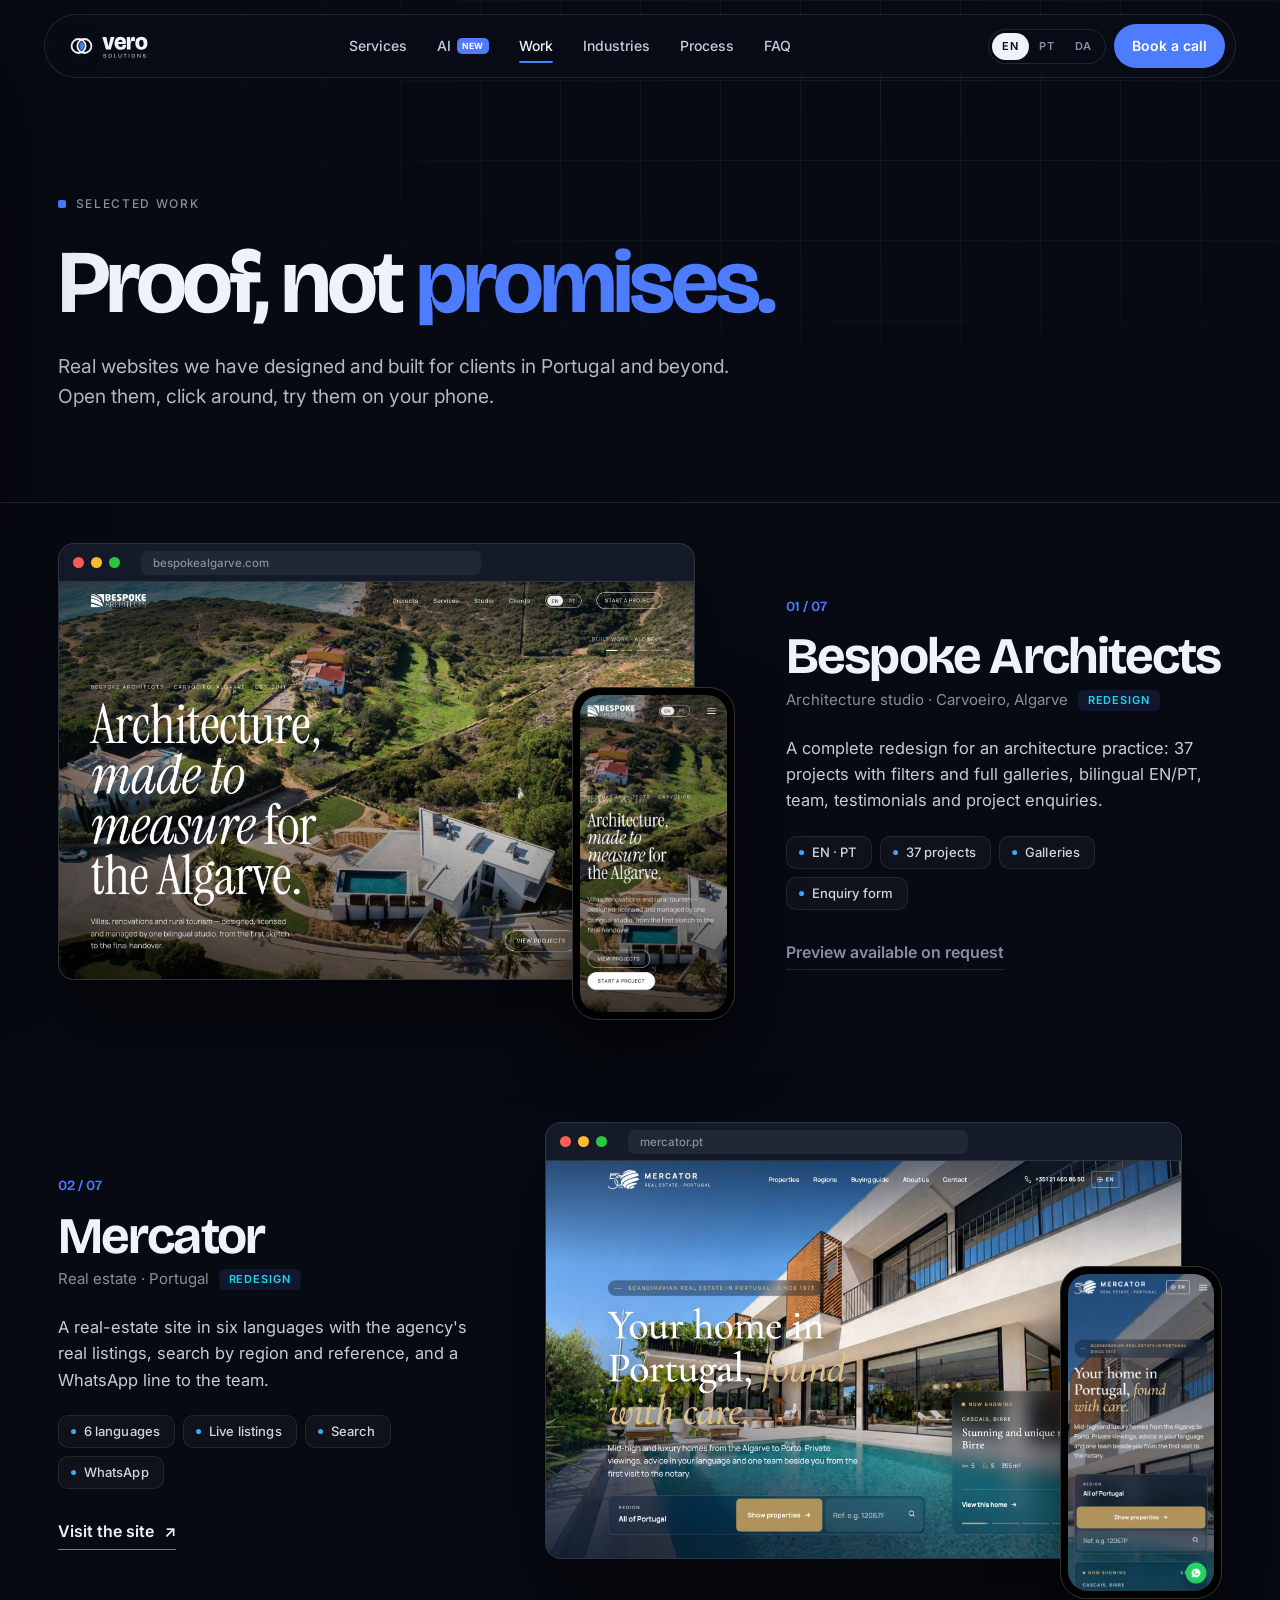
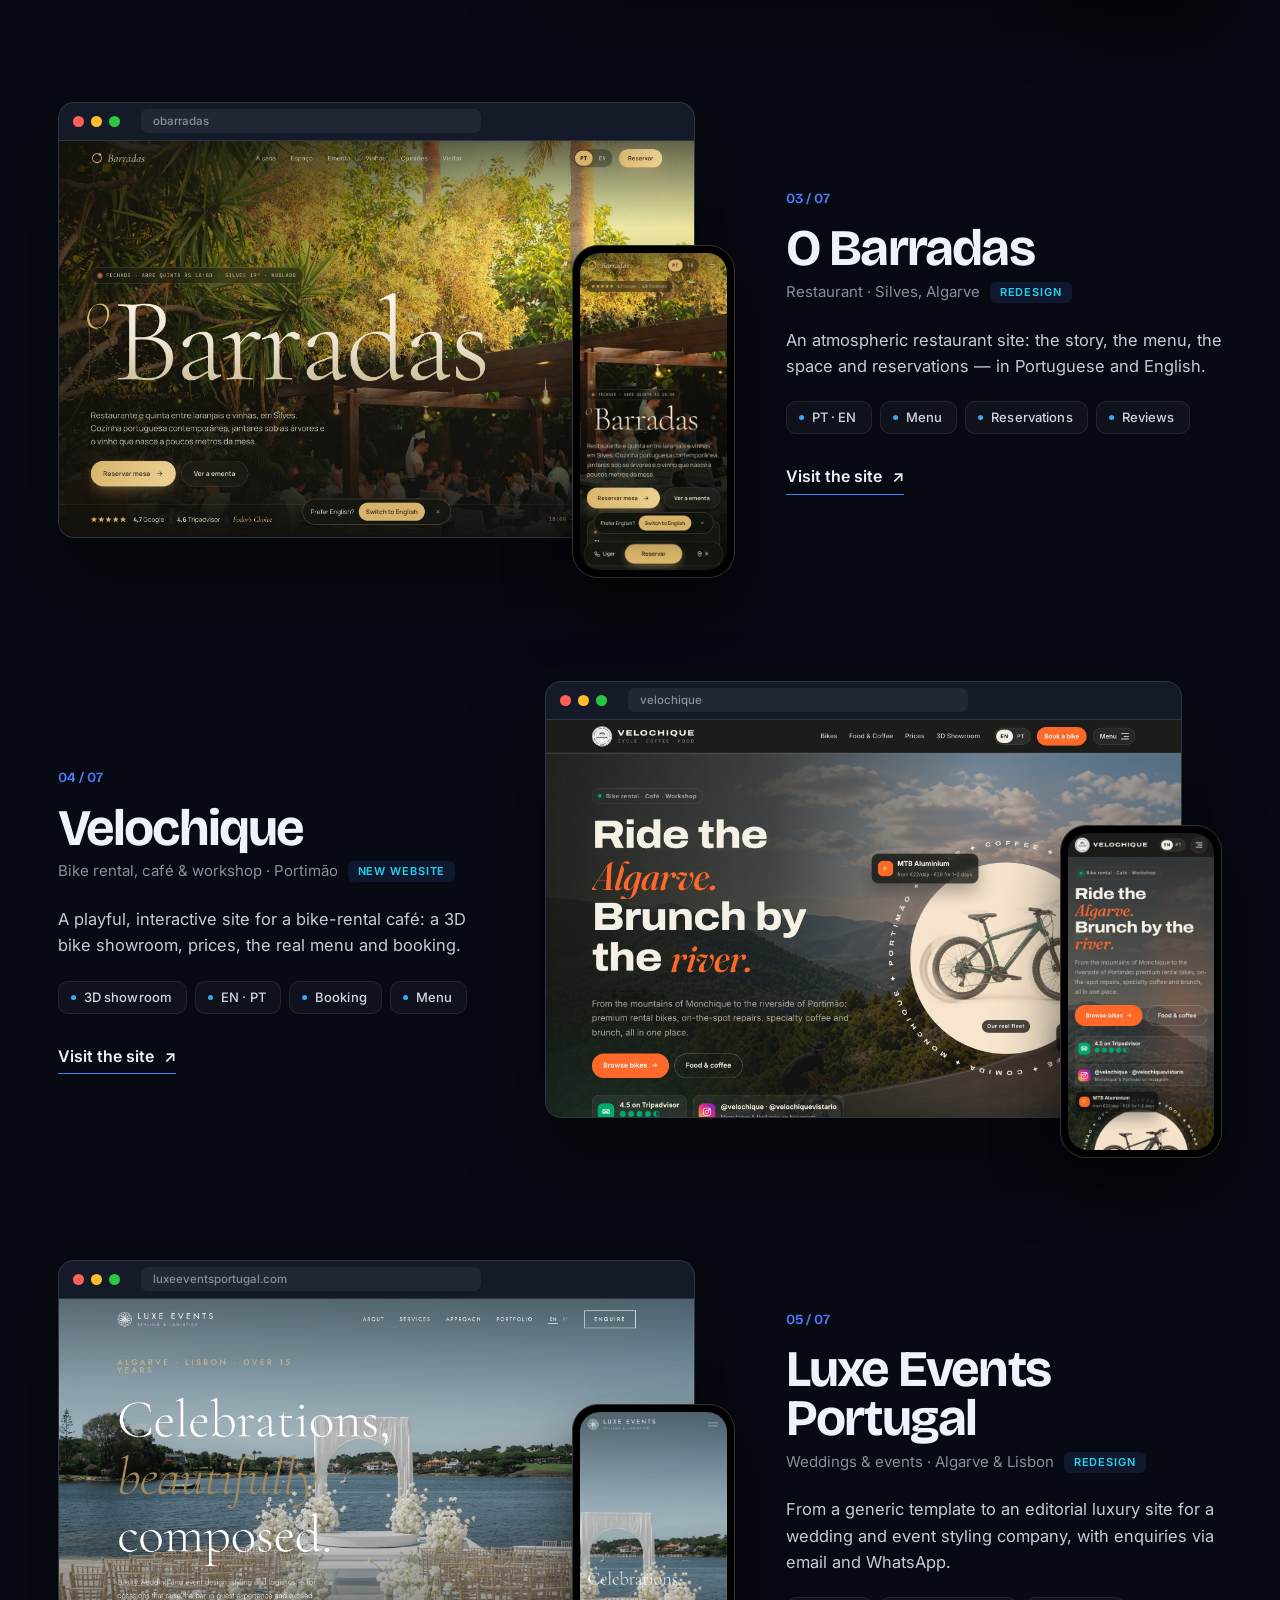
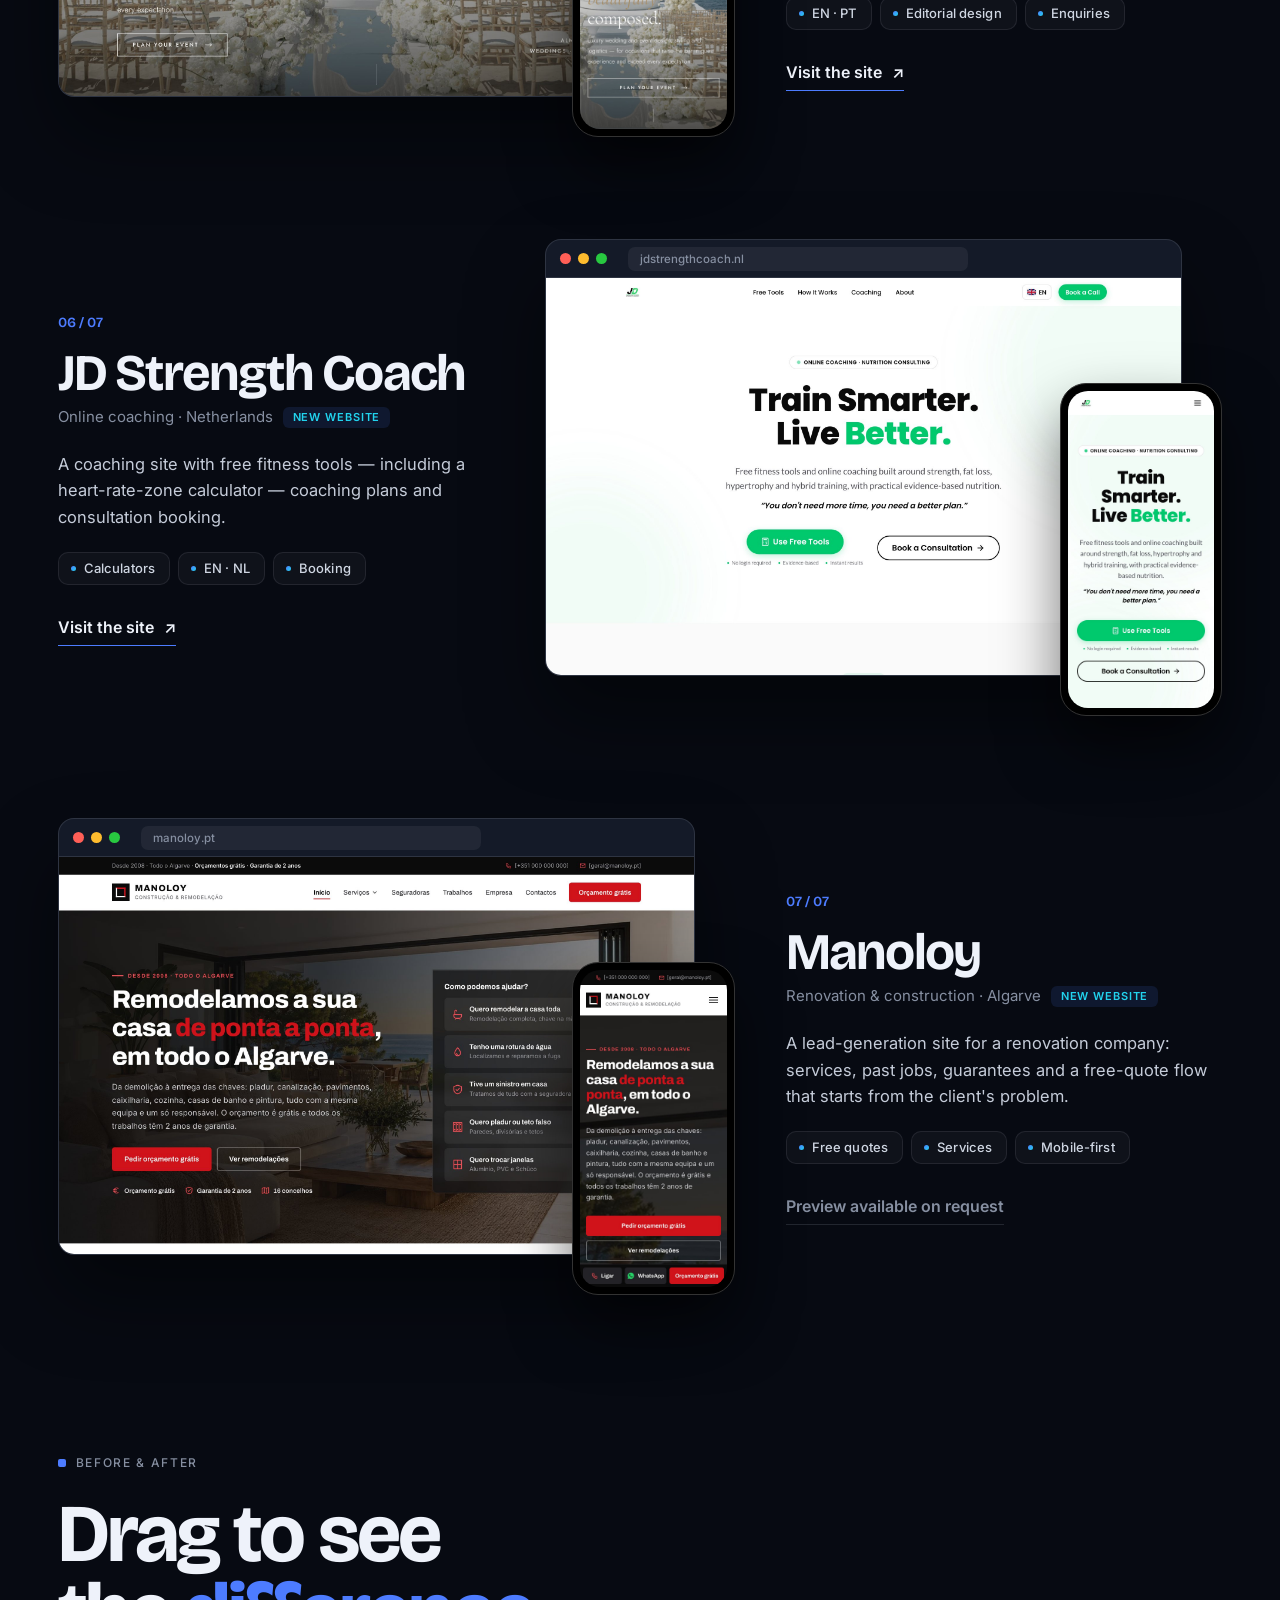
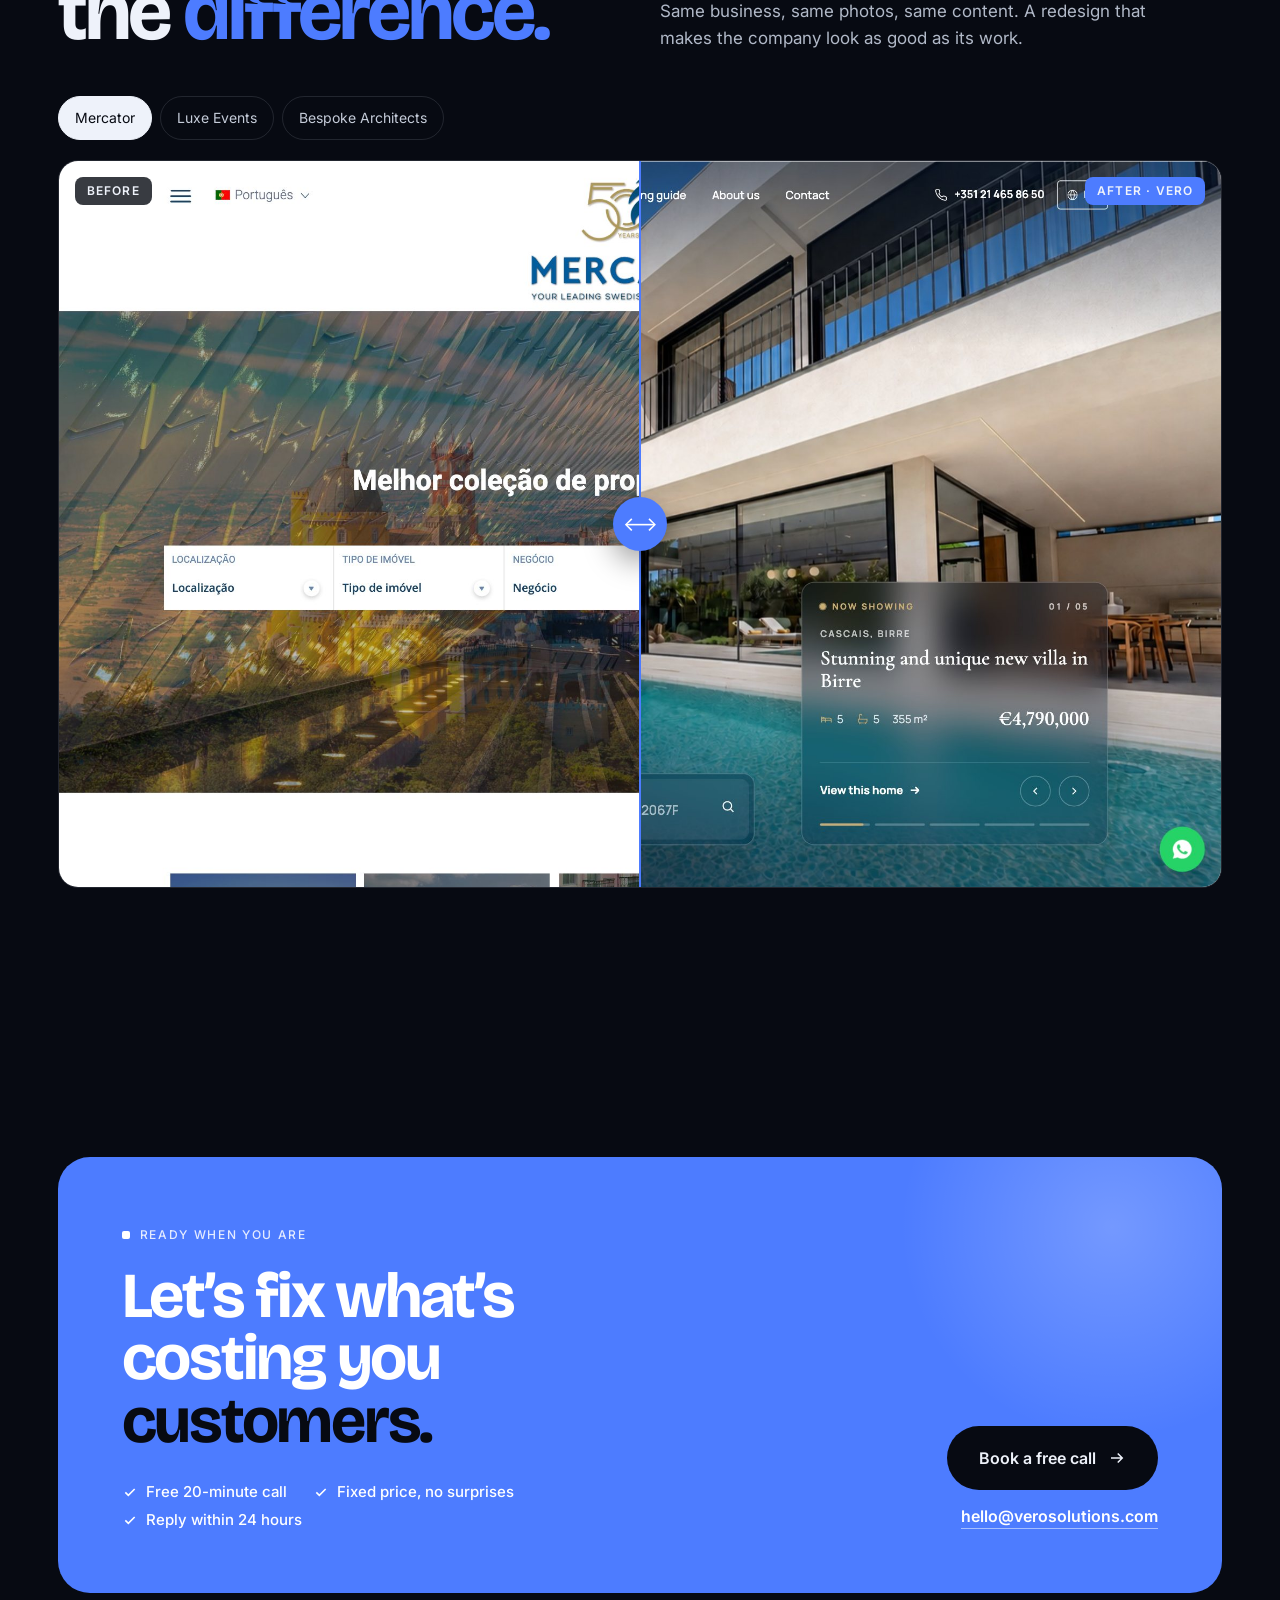
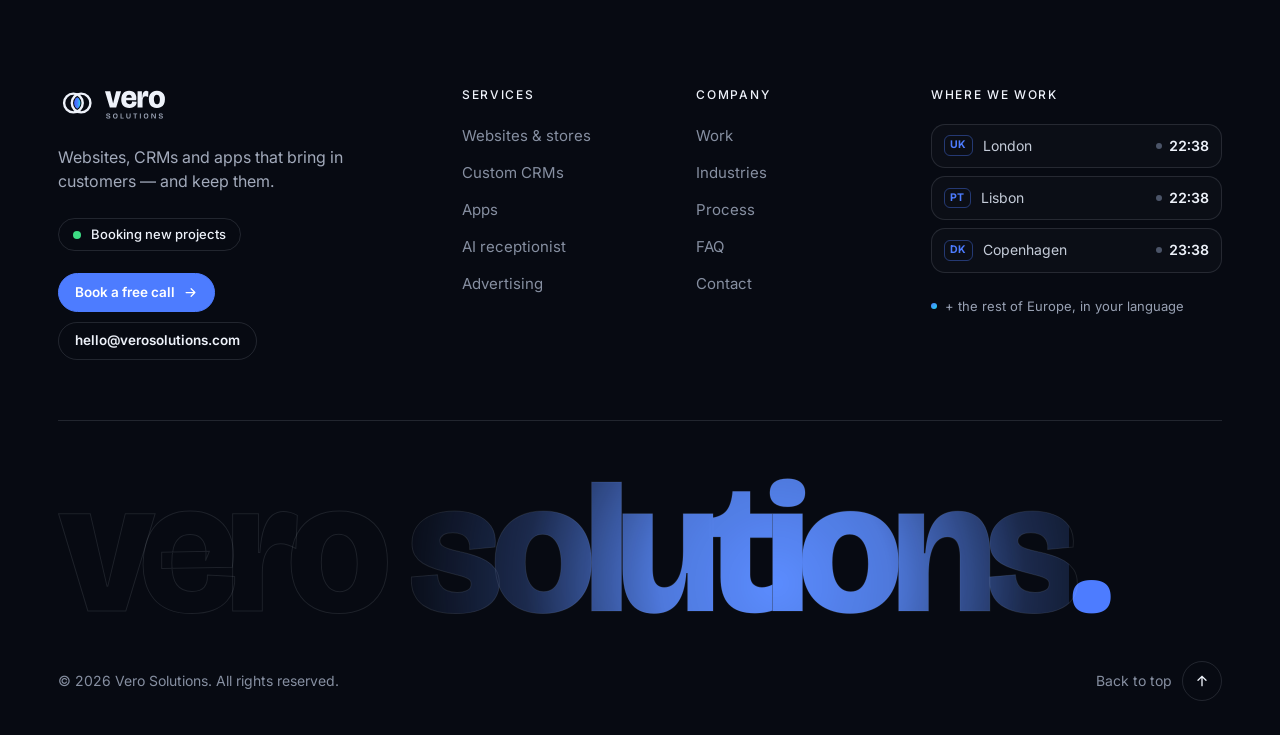
<file: work.html>
<!doctype html>
<html lang="en">
<head>
<meta charset="utf-8">
<meta name="viewport" content="width=device-width,initial-scale=1">
<title>Work — Vero Solutions</title>
<meta name="description" content="Vero Solutions is an AI-powered digital agency working in the United Kingdom, Portugal and Denmark: AI receptionists and voice agents, cinematic AI websites, online stores, Meta / Google / TikTok advertising, reviews, loyalty and brand content.">
<link rel="icon" href="img/favicon.svg" type="image/svg+xml">
<meta property="og:title" content="Work — Vero Solutions">
<meta property="og:description" content="Vero Solutions is an AI-powered digital agency working in the United Kingdom, Portugal and Denmark: AI receptionists and voice agents, cinematic AI websites, online stores, Meta / Google / TikTok advertising, reviews, loyalty and brand content.">
<meta property="og:image" content="img/padel/f.jpg">
<link rel="preconnect" href="https://fonts.googleapis.com"><link rel="preconnect" href="https://fonts.gstatic.com" crossorigin>
<link href="https://fonts.googleapis.com/css2?family=Bricolage+Grotesque:opsz,wght@12..96,400;12..96,500;12..96,600;12..96,700;12..96,800&family=Fraunces:ital,opsz,wght@0,9..144,500;1,9..144,500&family=Inter:wght@400;500;600&display=swap" rel="stylesheet">
<link rel="stylesheet" href="css/site.css">
<script>try{var l=localStorage.getItem('vd-lang');if(l)document.documentElement.lang=l}catch(e){}</script>
</head>
<body>
<header class="nav">
  <div class="bar">
    <button class="burger" id="burger" aria-label="Menu" aria-controls="mnav" aria-expanded="false"><i></i></button>
    <a class="brand" href="index.html" aria-label="Vero Solutions"><img class="logo" src="img/vero-solutions-logo-horizontal-branco.svg" alt="Vero Solutions"><img class="mark" src="img/vero-mark.svg" alt=""><span class="bt"><b>vero</b><small>solutions</small></span></a>
    <nav class="links">
      <a href="services.html"><span data-en>Services</span><span data-pt>Serviços</span><span data-da>Ydelser</span></a>
      <a href="ai.html"><span data-en>AI</span><span data-pt>AI</span><span data-da>AI</span><i class=new>NEW</i></a>
      <a href="work.html" class=on><span data-en>Work</span><span data-pt>Trabalhos</span><span data-da>Projekter</span></a>
      <a href="industries.html"><span data-en>Industries</span><span data-pt>Setores</span><span data-da>Brancher</span></a>
      <a href="process.html"><span data-en>Process</span><span data-pt>Processo</span><span data-da>Proces</span></a>
      <a href="faq.html"><span data-en>FAQ</span><span data-pt>FAQ</span><span data-da>FAQ</span></a>
    </nav>
    <div class="r">
      <div class="lang"><button data-set="en">EN</button><button data-set="pt">PT</button><button data-set="da">DA</button></div>
      <a class="btn p" href="contact.html"><span data-en>Book a call</span><span data-pt>Marcar chamada</span><span data-da>Book et opkald</span></a>
    </div>
  </div>
</header>
<div class="mveil" id="mveil"></div>
<div class="mnav" id="mnav" aria-hidden="true">
  <div class="mn-top"><a class="brand" href="index.html" aria-label="Vero Solutions"><img class="mark" src="img/vero-mark.svg" alt=""><span class="bt"><b>vero</b><small>solutions</small></span></a><button class="x" id="mx" aria-label="Close"><i></i></button></div>
  <nav class="mn-links"><a href="index.html"><em>01</em><span data-en>Home</span><span data-pt>Início</span><span data-da>Forside</span></a><a href="services.html"><em>02</em><span data-en>Services</span><span data-pt>Serviços</span><span data-da>Ydelser</span></a><a href="ai.html"><em>03</em><span data-en>AI</span><span data-pt>AI</span><span data-da>AI</span></a><a href="work.html"><em>04</em><span data-en>Work</span><span data-pt>Trabalhos</span><span data-da>Projekter</span></a><a href="industries.html"><em>05</em><span data-en>Industries</span><span data-pt>Setores</span><span data-da>Brancher</span></a><a href="process.html"><em>06</em><span data-en>Process</span><span data-pt>Processo</span><span data-da>Proces</span></a><a href="faq.html"><em>07</em><span data-en>FAQ</span><span data-pt>FAQ</span><span data-da>FAQ</span></a><a href="contact.html"><em>08</em><span data-en>Contact</span><span data-pt>Contacto</span><span data-da>Kontakt</span></a></nav>
  <div class="mn-foot"><div class="lang"><button data-set="en">EN</button><button data-set="pt">PT</button><button data-set="da">DA</button></div><a class="btn p" href="contact.html"><span data-en>Book a free call</span><span data-pt>Marcar chamada grátis</span><span data-da>Book et gratis opkald</span> →</a></div>
</div>
<main id="top">
<section class="ph">
  <div class="grid-bg"></div>
  <div class="wrap">
    <span class="tag ld"><span data-en>Selected work</span><span data-pt>Trabalhos selecionados</span><span data-da>Udvalgte projekter</span></span>
    <h1 class="ld d1"><span data-en>Proof, not <span class=acc>promises.</span></span><span data-pt>Provas, não <span class=acc>promessas.</span></span><span data-da>Beviser, ikke <span class=acc>løfter.</span></span></h1>
    <p class="ld d2"><span data-en>Real websites we have designed and built for clients in Portugal and beyond. Open them, click around, try them on your phone.</span><span data-pt>Sites reais que desenhámos e construímos para clientes em Portugal e não só. Abra-os, explore, experimente no telemóvel.</span><span data-da>Rigtige hjemmesider, vi har designet og bygget for kunder i Portugal og videre ud. Åbn dem, klik rundt, og prøv dem på din telefon.</span></p>
  </div>
</section>

<section class="work" style="padding-top:40px"><div class="wrap"><div class="projects"><article class="pj rv">
    <div class="stage">
      <div class="browser"><div class="top"><i></i><i></i><i></i><span class="url">bespokealgarve.com</span></div><img src="img/work/bespoke.jpg" alt="Bespoke Architects website" loading="lazy"></div>
      <div class="phone"><img src="img/work/bespoke-m.jpg" alt="" loading="lazy"></div>
    </div>
    <div class="info">
      <span class="n">01 / 07</span>
      <h3>Bespoke Architects</h3>
      <span class="sub"><span data-en>Architecture studio · Carvoeiro, Algarve</span><span data-pt>Gabinete de arquitetura · Carvoeiro, Algarve</span><span data-da>Arkitektfirma · Carvoeiro, Algarve</span></span><span class="kind"><span data-en>Redesign</span><span data-pt>Redesign</span><span data-da>Redesign</span></span>
      <p class="d"><span data-en>A complete redesign for an architecture practice: 37 projects with filters and full galleries, bilingual EN/PT, team, testimonials and project enquiries.</span><span data-pt>Redesign completo para um gabinete de arquitetura: 37 projetos com filtros e galerias completas, bilingue EN/PT, equipa, testemunhos e pedidos de projeto.</span><span data-da>Et komplet redesign for en arkitektvirksomhed: 37 projekter med filtre og fulde gallerier, tosproget EN/PT, team, udtalelser og projekthenvendelser.</span></p>
      <div class="chips"><span><span data-en>EN · PT</span><span data-pt>EN · PT</span><span data-da>EN · PT</span></span><span><span data-en>37 projects</span><span data-pt>37 projetos</span><span data-da>37 projekter</span></span><span><span data-en>Galleries</span><span data-pt>Galerias</span><span data-da>Gallerier</span></span><span><span data-en>Enquiry form</span><span data-pt>Formulário</span><span data-da>Henvendelsesformular</span></span></div>
      <span class="go" style="border-color:var(--line);color:var(--mute)"><span data-en>Preview available on request</span><span data-pt>Pré-visualização a pedido</span><span data-da>Forhåndsvisning på forespørgsel</span></span>
    </div>
  </article><article class="pj rv">
    <div class="stage">
      <div class="browser"><div class="top"><i></i><i></i><i></i><span class="url">mercator.pt</span></div><img src="img/work/mercator.jpg" alt="Mercator website" loading="lazy"></div>
      <div class="phone"><img src="img/work/mercator-m.jpg" alt="" loading="lazy"></div>
    </div>
    <div class="info">
      <span class="n">02 / 07</span>
      <h3>Mercator</h3>
      <span class="sub"><span data-en>Real estate · Portugal</span><span data-pt>Imobiliária · Portugal</span><span data-da>Ejendomsmægler · Portugal</span></span><span class="kind"><span data-en>Redesign</span><span data-pt>Redesign</span><span data-da>Redesign</span></span>
      <p class="d"><span data-en>A real-estate site in six languages with the agency's real listings, search by region and reference, and a WhatsApp line to the team.</span><span data-pt>Site imobiliário em seis línguas com os imóveis reais da agência, pesquisa por região e referência, e linha direta por WhatsApp.</span><span data-da>En ejendomsmæglerside på seks sprog med mæglerens rigtige boliger, søgning efter region og reference og en direkte WhatsApp-linje til teamet.</span></p>
      <div class="chips"><span><span data-en>6 languages</span><span data-pt>6 línguas</span><span data-da>6 sprog</span></span><span><span data-en>Live listings</span><span data-pt>Imóveis reais</span><span data-da>Rigtige boliger</span></span><span><span data-en>Search</span><span data-pt>Pesquisa</span><span data-da>Søgning</span></span><span><span data-en>WhatsApp</span><span data-pt>WhatsApp</span><span data-da>WhatsApp</span></span></div>
      <a class="go" href="https://trovor8.github.io/mercator-preview/" target="_blank" rel="noopener"><span data-en>Visit the site</span><span data-pt>Visitar o site</span><span data-da>Besøg hjemmesiden</span> ↗</a>
    </div>
  </article><article class="pj rv">
    <div class="stage">
      <div class="browser"><div class="top"><i></i><i></i><i></i><span class="url">obarradas</span></div><img src="img/work/obarradas.jpg" alt="O Barradas website" loading="lazy"></div>
      <div class="phone"><img src="img/work/obarradas-m.jpg" alt="" loading="lazy"></div>
    </div>
    <div class="info">
      <span class="n">03 / 07</span>
      <h3>O Barradas</h3>
      <span class="sub"><span data-en>Restaurant · Silves, Algarve</span><span data-pt>Restaurante · Silves, Algarve</span><span data-da>Restaurant · Silves, Algarve</span></span><span class="kind"><span data-en>Redesign</span><span data-pt>Redesign</span><span data-da>Redesign</span></span>
      <p class="d"><span data-en>An atmospheric restaurant site: the story, the menu, the space and reservations — in Portuguese and English.</span><span data-pt>Um site de restaurante com atmosfera: a história, a ementa, o espaço e as reservas — em português e inglês.</span><span data-da>En stemningsfuld restaurantside: historien, menukortet, lokalerne og bordreservation — på portugisisk og engelsk.</span></p>
      <div class="chips"><span><span data-en>PT · EN</span><span data-pt>PT · EN</span><span data-da>PT · EN</span></span><span><span data-en>Menu</span><span data-pt>Ementa</span><span data-da>Menu</span></span><span><span data-en>Reservations</span><span data-pt>Reservas</span><span data-da>Bordreservation</span></span><span><span data-en>Reviews</span><span data-pt>Avaliações</span><span data-da>Anmeldelser</span></span></div>
      <a class="go" href="https://trovor8.github.io/obarradas/" target="_blank" rel="noopener"><span data-en>Visit the site</span><span data-pt>Visitar o site</span><span data-da>Besøg hjemmesiden</span> ↗</a>
    </div>
  </article><article class="pj rv">
    <div class="stage">
      <div class="browser"><div class="top"><i></i><i></i><i></i><span class="url">velochique</span></div><img src="img/work/velochique.jpg" alt="Velochique website" loading="lazy"></div>
      <div class="phone"><img src="img/work/velochique-m.jpg" alt="" loading="lazy"></div>
    </div>
    <div class="info">
      <span class="n">04 / 07</span>
      <h3>Velochique</h3>
      <span class="sub"><span data-en>Bike rental, café & workshop · Portimão</span><span data-pt>Aluguer de bikes, café e oficina · Portimão</span><span data-da>Cykeludlejning, café & værksted · Portimão</span></span><span class="kind"><span data-en>New website</span><span data-pt>Site novo</span><span data-da>Ny hjemmeside</span></span>
      <p class="d"><span data-en>A playful, interactive site for a bike-rental café: a 3D bike showroom, prices, the real menu and booking.</span><span data-pt>Um site divertido e interativo para um café com aluguer de bicicletas: showroom 3D, preços, a ementa real e reservas.</span><span data-da>En legende, interaktiv hjemmeside til en café med cykeludlejning: et 3D-showroom med cykler, priser, det rigtige menukort og booking.</span></p>
      <div class="chips"><span><span data-en>3D showroom</span><span data-pt>Showroom 3D</span><span data-da>3D-showroom</span></span><span><span data-en>EN · PT</span><span data-pt>EN · PT</span><span data-da>EN · PT</span></span><span><span data-en>Booking</span><span data-pt>Reservas</span><span data-da>Booking</span></span><span><span data-en>Menu</span><span data-pt>Ementa</span><span data-da>Menu</span></span></div>
      <a class="go" href="https://trovor8.github.io/velochique/" target="_blank" rel="noopener"><span data-en>Visit the site</span><span data-pt>Visitar o site</span><span data-da>Besøg hjemmesiden</span> ↗</a>
    </div>
  </article><article class="pj rv">
    <div class="stage">
      <div class="browser"><div class="top"><i></i><i></i><i></i><span class="url">luxeeventsportugal.com</span></div><img src="img/work/luxe-events.jpg" alt="Luxe Events Portugal website" loading="lazy"></div>
      <div class="phone"><img src="img/work/luxe-events-m.jpg" alt="" loading="lazy"></div>
    </div>
    <div class="info">
      <span class="n">05 / 07</span>
      <h3>Luxe Events Portugal</h3>
      <span class="sub"><span data-en>Weddings & events · Algarve & Lisbon</span><span data-pt>Casamentos e eventos · Algarve e Lisboa</span><span data-da>Bryllupper & events · Algarve & Lissabon</span></span><span class="kind"><span data-en>Redesign</span><span data-pt>Redesign</span><span data-da>Redesign</span></span>
      <p class="d"><span data-en>From a generic template to an editorial luxury site for a wedding and event styling company, with enquiries via email and WhatsApp.</span><span data-pt>De um template genérico a um site editorial de luxo para uma empresa de casamentos e eventos, com pedidos por email e WhatsApp.</span><span data-da>Fra en standardskabelon til en redaktionel luksusside for et firma inden for bryllups- og eventstyling, med henvendelser via e-mail og WhatsApp.</span></p>
      <div class="chips"><span><span data-en>EN · PT</span><span data-pt>EN · PT</span><span data-da>EN · PT</span></span><span><span data-en>Editorial design</span><span data-pt>Design editorial</span><span data-da>Redaktionelt design</span></span><span><span data-en>Enquiries</span><span data-pt>Pedidos</span><span data-da>Henvendelser</span></span></div>
      <a class="go" href="https://trovor8.github.io/luxe-events/" target="_blank" rel="noopener"><span data-en>Visit the site</span><span data-pt>Visitar o site</span><span data-da>Besøg hjemmesiden</span> ↗</a>
    </div>
  </article><article class="pj rv">
    <div class="stage">
      <div class="browser"><div class="top"><i></i><i></i><i></i><span class="url">jdstrengthcoach.nl</span></div><img src="img/work/jd-coach.jpg" alt="JD Strength Coach website" loading="lazy"></div>
      <div class="phone"><img src="img/work/jd-coach-m.jpg" alt="" loading="lazy"></div>
    </div>
    <div class="info">
      <span class="n">06 / 07</span>
      <h3>JD Strength Coach</h3>
      <span class="sub"><span data-en>Online coaching · Netherlands</span><span data-pt>Coaching online · Países Baixos</span><span data-da>Onlinecoaching · Holland</span></span><span class="kind"><span data-en>New website</span><span data-pt>Site novo</span><span data-da>Ny hjemmeside</span></span>
      <p class="d"><span data-en>A coaching site with free fitness tools — including a heart-rate-zone calculator — coaching plans and consultation booking.</span><span data-pt>Um site de coaching com ferramentas de fitness gratuitas — incluindo uma calculadora de zonas cardíacas — planos e marcação de consultas.</span><span data-da>En coachingside med gratis fitnessværktøjer — bl.a. en pulszoneberegner — coachingforløb og booking af konsultationer.</span></p>
      <div class="chips"><span><span data-en>Calculators</span><span data-pt>Calculadoras</span><span data-da>Beregnere</span></span><span><span data-en>EN · NL</span><span data-pt>EN · NL</span><span data-da>EN · NL</span></span><span><span data-en>Booking</span><span data-pt>Marcações</span><span data-da>Booking</span></span></div>
      <a class="go" href="https://jdstrengthcoach.nl/" target="_blank" rel="noopener"><span data-en>Visit the site</span><span data-pt>Visitar o site</span><span data-da>Besøg hjemmesiden</span> ↗</a>
    </div>
  </article><article class="pj rv">
    <div class="stage">
      <div class="browser"><div class="top"><i></i><i></i><i></i><span class="url">manoloy.pt</span></div><img src="img/work/manoloy.jpg" alt="Manoloy website" loading="lazy"></div>
      <div class="phone"><img src="img/work/manoloy-m.jpg" alt="" loading="lazy"></div>
    </div>
    <div class="info">
      <span class="n">07 / 07</span>
      <h3>Manoloy</h3>
      <span class="sub"><span data-en>Renovation & construction · Algarve</span><span data-pt>Remodelações e construção · Algarve</span><span data-da>Renovering & byggeri · Algarve</span></span><span class="kind"><span data-en>New website</span><span data-pt>Site novo</span><span data-da>Ny hjemmeside</span></span>
      <p class="d"><span data-en>A lead-generation site for a renovation company: services, past jobs, guarantees and a free-quote flow that starts from the client's problem.</span><span data-pt>Um site para gerar contactos para uma empresa de remodelações: serviços, obras feitas, garantias e um pedido de orçamento grátis que parte do problema do cliente.</span><span data-da>En leadgenereringsside for et renoveringsfirma: ydelser, tidligere opgaver, garantier og et forløb til gratis tilbud, der tager udgangspunkt i kundens problem.</span></p>
      <div class="chips"><span><span data-en>Free quotes</span><span data-pt>Orçamentos grátis</span><span data-da>Gratis tilbud</span></span><span><span data-en>Services</span><span data-pt>Serviços</span><span data-da>Ydelser</span></span><span><span data-en>Mobile-first</span><span data-pt>Mobile-first</span><span data-da>Mobile-first</span></span></div>
      <span class="go" style="border-color:var(--line);color:var(--mute)"><span data-en>Preview available on request</span><span data-pt>Pré-visualização a pedido</span><span data-da>Forhåndsvisning på forespørgsel</span></span>
    </div>
  </article></div></div></section>
<section class="ba">
  <div class="wrap">
    <div class="head">
      <div><span class="tag rv"><span data-en>Before &amp; after</span><span data-pt>Antes e depois</span><span data-da>Før &amp; efter</span></span>
        <h2 class="rv d1" style="margin-top:22px"><span data-en>Drag to see<br>the <span class=acc>difference.</span></span><span data-pt>Arraste para ver<br>a <span class=acc>diferença.</span></span><span data-da>Træk for at se<br><span class=acc>forskellen.</span></span></h2></div>
      <p class="rv d2"><span data-en>Same business, same photos, same content. A redesign that makes the company look as good as its work.</span><span data-pt>A mesma empresa, as mesmas fotos, o mesmo conteúdo. Um redesign que faz a empresa parecer tão boa como o seu trabalho.</span><span data-da>Samme virksomhed, samme billeder, samme indhold. Et redesign, der får firmaet til at se lige så godt ud som dets arbejde.</span></p>
    </div>
    <div class="ba-tabs rv" id="baTabs"><button data-b="old-mercator" data-a="mercator" class=on>Mercator</button><button data-b="old-luxe" data-a="luxe-events">Luxe Events</button><button data-b="old-bespoke" data-a="bespoke">Bespoke Architects</button></div>
    <div class="cmp rv" id="cmp">
      <img class="before" id="baB" src="img/work/old-mercator.jpg" alt="Before">
      <img class="after" id="baA" src="img/work/mercator.jpg" alt="After">
      <div class="handle"></div>
      <span class="lb l"><span data-en>Before</span><span data-pt>Antes</span><span data-da>Før</span></span><span class="lb r"><span data-en>After · Vero</span><span data-pt>Depois · Vero</span><span data-da>Efter · Vero</span></span>
    </div>
  </div>
</section>

</main>

<section class="ft-cta">
  <div class="wrap">
    <div class="ft-card rv">
      <div class="ft-card-l">
        <span class="tag"><span data-en>Ready when you are</span><span data-pt>Prontos quando quiser</span><span data-da>Klar, når du er</span></span>
        <h2><span data-en>Let’s fix what’s costing you <span class=acc>customers.</span></span><span data-pt>Vamos resolver o que lhe custa <span class=acc>clientes.</span></span><span data-da>Lad os løse det, der koster dig <span class=acc>kunder.</span></span></h2>
        <ul><li><svg viewBox="0 0 24 24" fill="none" stroke="currentColor" stroke-width="2.4"><path d="M5 12.5l4.5 4.5L19 7.5"/></svg><span data-en>Free 20-minute call</span><span data-pt>Chamada grátis de 20 minutos</span><span data-da>Gratis opkald på 20 minutter</span></li><li><svg viewBox="0 0 24 24" fill="none" stroke="currentColor" stroke-width="2.4"><path d="M5 12.5l4.5 4.5L19 7.5"/></svg><span data-en>Fixed price, no surprises</span><span data-pt>Preço fechado, sem surpresas</span><span data-da>Fast pris, ingen overraskelser</span></li><li><svg viewBox="0 0 24 24" fill="none" stroke="currentColor" stroke-width="2.4"><path d="M5 12.5l4.5 4.5L19 7.5"/></svg><span data-en>Reply within 24 hours</span><span data-pt>Resposta em 24 horas</span><span data-da>Svar inden for 24 timer</span></li></ul>
      </div>
      <div class="ft-card-r">
        <a class="btn p xl" href="contact.html"><span data-en>Book a free call</span><span data-pt>Marcar chamada grátis</span><span data-da>Book et gratis opkald</span><svg viewBox="0 0 24 24" fill="none" stroke="currentColor" stroke-width="2"><path d="M4 12h15M13 6l6 6-6 6"/></svg></a>
        <a class="ft-mail js-mail" href="mailto:hello@verosolutions.com">hello@verosolutions.com</a>
      </div>
    </div>
  </div>
</section>
<footer class="ft">
  <div class="wrap">
    <div class="ft-grid"><div class="ft-brand"><a href="index.html" aria-label="Vero Solutions"><img class="logo" src="img/vero-solutions-logo-horizontal-branco.svg" alt="Vero Solutions"></a><p><span data-en>Websites, CRMs and apps that bring in customers — and keep them.</span><span data-pt>Sites, CRMs e apps que trazem clientes — e os mantêm.</span><span data-da>Hjemmesider, CRM-systemer og apps, der skaffer kunder — og fastholder dem.</span></p><span class="ft-live"><i></i><span data-en>Booking new projects</span><span data-pt>A aceitar novos projetos</span><span data-da>Tager imod nye projekter</span></span><div class="ft-act"><a class="ft-btn p" href="contact.html"><span data-en>Book a free call</span><span data-pt>Marcar chamada grátis</span><span data-da>Book et gratis opkald</span><svg viewBox="0 0 24 24" fill="none" stroke="currentColor" stroke-width="2" stroke-linecap="round" stroke-linejoin="round"><path d="M5 12h14M13 6l6 6-6 6"/></svg></a><a class="ft-btn" href="mailto:hello@verosolutions.com">hello@verosolutions.com</a></div></div><div class="ft-col"><h5><button type="button" class="ft-h" aria-expanded="false"><span data-en>Services</span><span data-pt>Serviços</span><span data-da>Ydelser</span><svg class="ch" viewBox="0 0 24 24" fill="none" stroke="currentColor" stroke-width="2" stroke-linecap="round"><path d="M6 9l6 6 6-6"/></svg></button></h5><div class="ft-links"><a href="services.html#web"><span data-en>Websites & stores</span><span data-pt>Sites e lojas</span><span data-da>Hjemmesider & webshops</span></a><a href="index.html#crm"><span data-en>Custom CRMs</span><span data-pt>CRMs à medida</span><span data-da>Skræddersyede CRM</span></a><a href="contact.html"><span data-en>Apps</span><span data-pt>Apps</span><span data-da>Apps</span></a><a href="ai.html"><span data-en>AI receptionist</span><span data-pt>Rececionista AI</span><span data-da>AI-receptionist</span></a><a href="services.html#ads"><span data-en>Advertising</span><span data-pt>Publicidade</span><span data-da>Annoncering</span></a></div></div><div class="ft-col"><h5><button type="button" class="ft-h" aria-expanded="false"><span data-en>Company</span><span data-pt>Empresa</span><span data-da>Virksomhed</span><svg class="ch" viewBox="0 0 24 24" fill="none" stroke="currentColor" stroke-width="2" stroke-linecap="round"><path d="M6 9l6 6 6-6"/></svg></button></h5><div class="ft-links"><a href="work.html"><span data-en>Work</span><span data-pt>Trabalhos</span><span data-da>Arbejde</span></a><a href="industries.html"><span data-en>Industries</span><span data-pt>Setores</span><span data-da>Brancher</span></a><a href="process.html"><span data-en>Process</span><span data-pt>Processo</span><span data-da>Proces</span></a><a href="faq.html"><span data-en>FAQ</span><span data-pt>FAQ</span><span data-da>FAQ</span></a><a href="contact.html"><span data-en>Contact</span><span data-pt>Contacto</span><span data-da>Kontakt</span></a></div></div><div class="ft-col ft-where"><h5 class="ft-plain"><span data-en>Where we work</span><span data-pt>Onde trabalhamos</span><span data-da>Hvor vi arbejder</span></h5><div class="ft-clocks"><div class="ft-clk" data-tz="Europe/London"><b>UK</b><span class="nm"><span data-en>London</span><span data-pt>Londres</span><span data-da>London</span></span><time>--:--</time></div><div class="ft-clk" data-tz="Europe/Lisbon"><b>PT</b><span class="nm"><span data-en>Lisbon</span><span data-pt>Lisboa</span><span data-da>Lissabon</span></span><time>--:--</time></div><div class="ft-clk" data-tz="Europe/Copenhagen"><b>DK</b><span class="nm"><span data-en>Copenhagen</span><span data-pt>Copenhaga</span><span data-da>København</span></span><time>--:--</time></div></div><span class="ft-eu"><i></i><span data-en>+ the rest of Europe, in your language</span><span data-pt>+ o resto da Europa, na sua língua</span><span data-da>+ resten af Europa, på dit sprog</span></span></div></div>
    <div class="ft-big" aria-hidden="true"><span>vero solutions</span><i class="dot">.</i></div>
    <div class="ft-bot"><span>© <span id="yr">2026</span> Vero Solutions. <span data-en>All rights reserved.</span><span data-pt>Todos os direitos reservados.</span><span data-da>Alle rettigheder forbeholdes.</span></span><a href="#top" class="ft-top" onclick="window.scrollTo({top:0,behavior:'smooth'});return false"><span class="lb"><span data-en>Back to top</span><span data-pt>Voltar ao topo</span><span data-da>Til toppen</span></span><i><svg viewBox="0 0 24 24" fill="none" stroke="currentColor" stroke-width="2" stroke-linecap="round"><path d="M12 19V5M6 11l6-6 6 6"/></svg></i></a></div>
  </div>
</footer>

<script src="js/services-data.js"></script><script src="js/sidemenu.js"></script><script src="js/site.js"></script>
</body>
</html>
</file>
<file: css/site.css>
:root{
  --ink:#070A12; --ink2:#0d111c; --ink3:#141A28; --paper:#EEF2FA; --paper2:#DFE5F0;
  --mute:#868FA1; --mute2:#5A6376; --line:rgba(226,233,248,.12); --line2:rgba(7,10,18,.12);
  --acc:#4D7CFF; --acc2:#22D3EE;
  --d:"Bricolage Grotesque",system-ui,sans-serif; --b:"Inter",system-ui,-apple-system,sans-serif;
  --pad:clamp(20px,4.5vw,64px); --max:1400px; --e:cubic-bezier(.2,.7,.1,1);
}
*{box-sizing:border-box;margin:0;padding:0}
html{scroll-behavior:smooth;-webkit-text-size-adjust:100%}
body{background:var(--ink);color:var(--paper);font:400 16px/1.6 var(--b);-webkit-font-smoothing:antialiased;overflow-x:hidden}
img{display:block;max-width:100%}
a{color:inherit;text-decoration:none}
button{font:inherit;color:inherit;background:none;border:0;cursor:pointer}
::selection{background:var(--acc);color:#fff}
.wrap{max-width:var(--max);margin:0 auto;padding:0 var(--pad)}
.tag{display:inline-flex;align-items:center;gap:10px;font:500 12px/1 var(--b);letter-spacing:.14em;text-transform:uppercase;color:var(--mute)}
.tag::before{content:"";width:8px;height:8px;border-radius:2px;background:var(--acc)}
h1,h2,h3{font-family:var(--d);font-weight:700;letter-spacing:-.035em;line-height:.95}
h2{font-size:clamp(42px,6.4vw,104px)}
.acc{color:var(--acc)}
.btn{display:inline-flex;align-items:center;gap:12px;height:56px;padding:0 26px;border-radius:999px;font:600 15px/1 var(--b);transition:transform .3s var(--e),background .3s,color .3s;will-change:transform}
.btn.p{background:var(--acc);color:#fff}
.btn.p:hover{background:var(--paper);color:var(--ink)}
.btn.g{border:1px solid var(--line);color:var(--paper)}
.btn.g:hover{background:var(--paper);color:var(--ink)}
.btn svg{width:18px;height:18px;transition:transform .3s var(--e)}
.btn:hover svg{transform:translateX(4px)}


.rv{opacity:0;transform:translateY(30px);transition:opacity .9s var(--e),transform .9s var(--e)}
.rv.in{opacity:1;transform:none}
.d1{transition-delay:.08s}.d2{transition-delay:.16s}.d3{transition-delay:.24s}

/* nav */
.nav{position:fixed;top:14px;left:0;right:0;z-index:50;pointer-events:none}
.nav .bar{pointer-events:auto;max-width:var(--max);margin:0 auto;width:calc(100% - 2*var(--pad) + 28px);display:flex;align-items:center;justify-content:space-between;height:64px;padding:0 10px 0 22px;border-radius:999px;background:rgba(10,14,24,.6);backdrop-filter:blur(18px) saturate(1.4);-webkit-backdrop-filter:blur(18px) saturate(1.4);border:1px solid var(--line);transition:background .3s}
.nav .logo{height:30px;width:auto}
.nav .links{display:flex;gap:30px;font:500 14px/1 var(--b);color:#c5ccd9}
.nav .links a:hover{color:#fff}
.nav .r{display:flex;align-items:center;gap:8px}
.lang{display:flex;padding:3px;border:1px solid var(--line);border-radius:999px}
.lang button{padding:8px 11px;border-radius:999px;font:600 11px/1 var(--b);letter-spacing:.08em;color:var(--mute)}
.lang button.on{background:var(--paper);color:var(--ink)}
.nav .btn{height:44px;padding:0 18px;font-size:14px}
.burger{display:none;width:44px;height:44px;border-radius:50%;border:1px solid var(--line);align-items:center;justify-content:center}
.burger i,.burger i::before{display:block;width:16px;height:1.5px;background:currentColor;position:relative}
.burger i::before{content:"";position:absolute;top:5px}
.burger i{top:-2.5px}

/* hero */
.hero{position:relative;min-height:100svh;display:flex;flex-direction:column;justify-content:flex-end;padding:140px 0 0;overflow:hidden}
.hero::before{content:"";position:absolute;inset:-20% -10% auto auto;width:70vw;height:70vw;border-radius:50%;background:radial-gradient(closest-side,rgba(77,124,255,.22),rgba(77,124,255,0));filter:blur(20px);pointer-events:none}
.grid-bg{position:absolute;inset:0;background-image:linear-gradient(var(--line) 1px,transparent 1px),linear-gradient(90deg,var(--line) 1px,transparent 1px);background-size:80px 80px;mask-image:radial-gradient(ellipse at 70% 20%,#000 0%,transparent 65%);-webkit-mask-image:radial-gradient(ellipse at 70% 20%,#000 0%,transparent 65%);opacity:.55;pointer-events:none}
.hero h1{font-size:clamp(54px,10.4vw,176px);position:relative}
.hero h1 .ln{display:block;overflow:hidden}
.hero h1 .ln>span{display:inline-block;transform:translateY(105%);transition:transform 1.1s var(--e)}
.hero.go h1 .ln>span{transform:none}
.hero h1 .ln:nth-child(2)>span{transition-delay:.08s}.hero h1 .ln:nth-child(3)>span{transition-delay:.16s}
.hero h1 em{font-style:normal;color:var(--acc)}
.cursor{display:inline-block;width:.08em;height:.78em;background:var(--acc);margin-left:.06em;vertical-align:-.04em;animation:blink 1s steps(1) infinite}
@keyframes blink{50%{opacity:0}}
.hero .row{display:grid;grid-template-columns:1.1fr 1fr;gap:40px;align-items:end;margin-top:44px;position:relative}
.hero p.lead{font-size:clamp(17px,1.4vw,20px);color:#c5ccd9;max-width:560px}
.hero .ctas{display:flex;gap:10px;flex-wrap:wrap;justify-content:flex-end}
.hero .meta{display:flex;gap:28px;margin-top:22px;font-size:13.5px;color:var(--mute);flex-wrap:wrap}
.hero .meta b{color:var(--paper);font-weight:600}
.marquee{margin-top:70px;border-top:1px solid var(--line);border-bottom:1px solid var(--line);overflow:hidden;padding:22px 0;position:relative}
.marquee .track{display:flex;gap:56px;width:max-content;animation:mq 38s linear infinite}
.marquee:hover .track{animation-play-state:paused}
.marquee span{font:600 clamp(22px,2.4vw,34px)/1 var(--d);letter-spacing:-.02em;color:#6f6d68;white-space:nowrap;display:flex;align-items:center;gap:56px}
.marquee span::after{content:"";width:10px;height:10px;border-radius:3px;background:var(--acc)}
@keyframes mq{to{transform:translateX(-50%)}}

.hero>.wrap{width:100%;position:relative}
.deck{position:absolute;right:calc(var(--pad) - 10px);top:clamp(130px,16vh,190px);width:min(46vw,640px);aspect-ratio:16/12;pointer-events:none}
.deck .card{position:absolute;width:78%;border-radius:14px;overflow:hidden;border:1px solid var(--line);background:var(--ink3);box-shadow:0 40px 90px rgba(0,0,0,.6);transition:transform 1.4s var(--e),opacity 1s}
.deck .card .top{height:28px;display:flex;align-items:center;gap:6px;padding:0 12px;border-bottom:1px solid var(--line)}
.deck .card .top i{width:9px;height:9px;border-radius:50%;background:#283246}
.deck .card img{width:100%;aspect-ratio:16/10;object-fit:cover;object-position:top}
.deck .c1{right:0;top:0;transform:rotate(5deg) translate(30px,40px);opacity:0}
.deck .c2{right:14%;top:18%;transform:rotate(-4deg) translate(-20px,40px);opacity:0}
.deck .c3{right:4%;top:38%;transform:rotate(1.5deg) translateY(50px);opacity:0}
.hero.go .deck .c1{transform:rotate(5deg);opacity:1;transition-delay:.3s}
.hero.go .deck .c2{transform:rotate(-4deg);opacity:1;transition-delay:.45s}
.hero.go .deck .c3{transform:rotate(1.5deg);opacity:1;transition-delay:.6s}
.hero h1,.hero .row>div:first-child{max-width:min(100%,760px)}
@media (max-width:1000px){.deck{display:none}}

/* founders */
.founders{padding:clamp(100px,12vw,180px) 0 clamp(80px,9vw,130px);background:var(--paper);color:var(--ink)}
.founders .tag{color:var(--mute2)}
.founders .head{display:grid;grid-template-columns:1.2fr 1fr;gap:40px;align-items:end}
.founders .head p{color:var(--mute2);font-size:18px;max-width:46ch}
.photo{position:relative;margin-top:clamp(40px,5vw,70px);border-radius:28px;overflow:hidden;background:#2a2a2b}
.photo img{width:100%;aspect-ratio:3/2;object-fit:cover}
.photo .pin{position:absolute;display:flex;align-items:center;gap:10px;padding:10px 14px 10px 10px;border-radius:999px;background:rgba(226,233,248,.94);color:var(--ink);font:600 13.5px/1.1 var(--b);box-shadow:0 10px 30px rgba(0,0,0,.25);transform:translate(-50%,-50%);white-space:nowrap}
.photo .pin i{width:26px;height:26px;border-radius:50%;background:var(--acc);color:#fff;font:700 12px/26px var(--b);text-align:center;font-style:normal}
.photo .pin small{display:block;font-weight:500;color:var(--mute2);font-size:12px;margin-top:2px}
.people{display:grid;grid-template-columns:repeat(3,1fr);gap:18px;margin-top:22px}
.person{border:1px solid var(--line2);border-radius:22px;padding:26px;display:flex;flex-direction:column;gap:6px}
.person h3{font-size:30px;letter-spacing:-.03em}
.person .role{font-size:14px;color:var(--mute2)}
.person .h{margin-top:18px;display:flex;justify-content:space-between;align-items:baseline;padding-top:16px;border-top:1px solid var(--line2);font-size:13.5px;color:var(--mute2)}
.person .h b{font:700 26px/1 var(--d);color:var(--ink);letter-spacing:-.02em}
.person p{font-size:15px;color:#343b4a;margin-top:8px}

/* work */
.work{padding:clamp(100px,12vw,180px) 0}
.work .head{display:flex;justify-content:space-between;align-items:flex-end;gap:30px;flex-wrap:wrap}
.work .head p{max-width:440px;color:#b1b9c8;font-size:17px}
.projects{margin-top:clamp(50px,6vw,90px);display:flex;flex-direction:column;gap:clamp(70px,8vw,120px)}
.pj{display:grid;grid-template-columns:1.55fr 1fr;gap:clamp(30px,4vw,64px);align-items:center}
.pj:nth-child(even){grid-template-columns:1fr 1.55fr}
.pj:nth-child(even) .stage{order:2}
.stage{position:relative;padding:0 40px 40px 0}
.browser{border-radius:16px;overflow:hidden;background:var(--ink3);border:1px solid var(--line);box-shadow:0 40px 80px rgba(0,0,0,.45);transition:transform .8s var(--e)}
.browser .top{height:38px;display:flex;align-items:center;gap:7px;padding:0 14px;border-bottom:1px solid var(--line)}
.browser .top i{width:11px;height:11px;border-radius:50%;background:#283246}
.browser .top i:nth-child(1){background:#ff5f57}.browser .top i:nth-child(2){background:#febc2e}.browser .top i:nth-child(3){background:#28c840}
.browser .top .url{margin-left:14px;flex:1;max-width:340px;height:24px;border-radius:7px;background:rgba(255,255,255,.06);font:500 11.5px/24px var(--b);color:var(--mute);padding:0 12px;overflow:hidden;white-space:nowrap;text-overflow:ellipsis}
.browser img{width:100%;aspect-ratio:16/10;object-fit:cover;object-position:top}
.phone{position:absolute;right:0;bottom:0;width:24%;min-width:110px;border-radius:26px;padding:7px;background:#000;border:1px solid #333;box-shadow:0 30px 60px rgba(0,0,0,.55);transition:transform .8s var(--e)}
.phone img{border-radius:20px;width:100%;aspect-ratio:390/844;object-fit:cover;object-position:top}
.pj:hover .browser{transform:translateY(-6px)}
.pj:hover .phone{transform:translateY(-14px) rotate(-2deg)}
.pj .info .n{font:600 14px/1 var(--d);color:var(--acc)}
.pj .info h3{font-size:clamp(36px,4vw,60px);margin:14px 0 6px}
.pj .info .sub{color:var(--mute);font-size:15px}
.pj .info p.d{margin-top:22px;color:#c5ccd9;font-size:16.5px;max-width:44ch}
.chips{display:flex;flex-wrap:wrap;gap:8px;margin-top:22px}
.chips>span{display:inline-flex;align-items:center;gap:8px;padding:9px 14px 9px 12px;border-radius:10px;background:rgba(255,255,255,.035);border:1px solid rgba(226,233,248,.09);font:500 13px/1 var(--b);color:#cfd6e2;letter-spacing:.01em}
.chips>span::before{content:"";width:5px;height:5px;border-radius:50%;background:linear-gradient(135deg,var(--acc),var(--acc2))}
.pj .info .go{margin-top:30px;display:inline-flex;align-items:center;gap:10px;font-weight:600;border-bottom:1px solid var(--acc);padding-bottom:4px}
.pj .info .go:hover{color:var(--acc)}
.pj .info .kind{display:inline-block;margin-left:10px;padding:5px 10px;border-radius:6px;background:rgba(77,124,255,.12);color:var(--acc2);font:600 11px/1 var(--b);letter-spacing:.08em;text-transform:uppercase;vertical-align:middle}

/* before/after */
.ba{padding:0 0 clamp(100px,12vw,170px)}
.ba .head{display:grid;grid-template-columns:1fr 1fr;gap:40px;align-items:end;margin-bottom:44px}
.ba .head p{color:#b1b9c8;font-size:17px;max-width:46ch}
.ba-tabs{display:flex;gap:8px;margin-bottom:20px}
.ba-tabs button{padding:10px 16px;border-radius:999px;border:1px solid var(--line);font-size:14px;color:#c5ccd9}
.ba-tabs button.on{background:var(--paper);color:var(--ink);border-color:var(--paper)}
.cmp{position:relative;border-radius:20px;overflow:hidden;aspect-ratio:16/10;user-select:none;touch-action:pan-y;cursor:ew-resize;border:1px solid var(--line)}
.cmp img{position:absolute;inset:0;width:100%;height:100%;object-fit:cover;object-position:top}
.cmp .after{clip-path:inset(0 0 0 var(--x,50%))}
.cmp .handle{position:absolute;top:0;bottom:0;left:var(--x,50%);width:2px;background:var(--acc);transform:translateX(-1px)}
.cmp .handle::after{content:"⟷";position:absolute;top:50%;left:50%;width:54px;height:54px;margin:-27px 0 0 -27px;border-radius:50%;background:var(--acc);color:#fff;display:flex;align-items:center;justify-content:center;font-size:20px;box-shadow:0 10px 30px rgba(0,0,0,.4)}
.cmp .lb{position:absolute;top:16px;padding:8px 12px;border-radius:8px;background:rgba(7,10,18,.8);font:600 12px/1 var(--b);letter-spacing:.1em;text-transform:uppercase}
.cmp .lb.l{left:16px}.cmp .lb.r{right:16px;background:var(--acc)}

/* services */
.svc{padding:clamp(100px,12vw,170px) 0;background:var(--ink2);border-top:1px solid var(--line);border-bottom:1px solid var(--line)}
.svc .grid{display:grid;grid-template-columns:repeat(3,1fr);gap:1px;background:var(--line);border:1px solid var(--line);border-radius:24px;overflow:hidden;margin-top:clamp(50px,6vw,80px)}
.svc .c{background:var(--ink2);padding:34px 30px 38px;transition:background .4s}
.svc .c:hover{background:var(--ink3)}
.svc .ic{width:48px;height:48px;border-radius:14px;background:rgba(77,124,255,.12);display:flex;align-items:center;justify-content:center;color:var(--acc)}
.svc .ic svg{width:24px;height:24px}
.svc h3{font-size:26px;letter-spacing:-.025em;margin:26px 0 10px;line-height:1.05}
.svc p{color:#a2aabb;font-size:15px}
.svc .proof{display:block;margin-top:16px;font-size:13px;color:var(--mute)}
.svc .proof b{color:var(--acc2);font-weight:600}

/* stats */
.stats{display:grid;grid-template-columns:repeat(4,1fr);gap:18px;margin-top:22px}
.stats div{border:1px solid var(--line);border-radius:22px;padding:28px}
.stats b{display:block;font:800 clamp(48px,5vw,76px)/1 var(--d);letter-spacing:-.04em}
.stats span{display:block;margin-top:10px;color:#a2aabb;font-size:14.5px}


/* process */
.process{padding:clamp(100px,12vw,170px) 0}
.steps{margin-top:clamp(50px,6vw,80px);display:grid;grid-template-columns:repeat(4,1fr);gap:18px;counter-reset:s}
.step{position:relative;border-radius:24px;padding:30px;background:linear-gradient(180deg,var(--ink3),var(--ink2));border:1px solid var(--line);min-height:300px;display:flex;flex-direction:column}
.step::before{counter-increment:s;content:"0" counter(s);font:700 15px/1 var(--d);color:var(--acc)}
.step h3{font-size:30px;margin:auto 0 12px;letter-spacing:-.03em}
.step p{color:#a2aabb;font-size:15px}

/* faq */
.faq{padding:0 0 clamp(100px,12vw,170px)}
.faq .grid{display:grid;grid-template-columns:1fr 1.5fr;gap:clamp(30px,6vw,100px)}
details{border-bottom:1px solid var(--line);padding:24px 0}
details:first-of-type{border-top:1px solid var(--line)}
summary{list-style:none;cursor:pointer;display:flex;justify-content:space-between;gap:20px;font:600 clamp(19px,1.6vw,23px)/1.3 var(--d);letter-spacing:-.015em}
summary::-webkit-details-marker{display:none}
summary::after{content:"+";font-weight:400;color:var(--acc);font-size:28px;line-height:1;transition:transform .3s}
details[open] summary::after{transform:rotate(45deg)}
details p{margin-top:14px;color:#b1b9c8;max-width:62ch}

/* contact */
.cta{padding:clamp(100px,12vw,170px) 0;background:var(--acc);color:#fff;position:relative;overflow:hidden}
.cta h2{font-size:clamp(52px,9vw,150px);max-width:12ch}
.cta .grid{display:grid;grid-template-columns:1fr 1fr;gap:clamp(30px,5vw,80px);margin-top:50px;align-items:start}
.cta .lead{font-size:19px;max-width:40ch;color:rgba(255,255,255,.92)}
.cta ul{list-style:none;margin-top:28px;display:grid;gap:12px}
.cta li{display:flex;gap:12px;align-items:center;font-weight:500}
.cta li::before{content:"";width:22px;height:22px;flex:none;border-radius:50%;background:#fff url("data:image/svg+xml,%3Csvg xmlns='http://www.w3.org/2000/svg' viewBox='0 0 24 24' fill='none' stroke='%23FF5A1F' stroke-width='3'%3E%3Cpath d='M5 12l5 5 9-10'/%3E%3C/svg%3E") center/14px no-repeat}
form{background:var(--ink);color:var(--paper);border-radius:26px;padding:clamp(24px,3vw,40px);display:grid;grid-template-columns:1fr 1fr;gap:18px}
.f{display:flex;flex-direction:column;gap:8px}
.f.full{grid-column:1/-1}
.f label{font:600 12px/1 var(--b);letter-spacing:.1em;text-transform:uppercase;color:var(--mute)}
.f input,.f select,.f textarea{background:var(--ink3);border:1px solid var(--line);border-radius:12px;color:var(--paper);font:400 16px/1.4 var(--b);padding:14px 16px;outline:none;transition:border-color .25s;-webkit-appearance:none;appearance:none}
.f textarea{min-height:110px;resize:vertical}
.f input:focus,.f select:focus,.f textarea:focus{border-color:var(--acc)}
.types{grid-column:1/-1;display:flex;flex-wrap:wrap;gap:8px}
.types label{cursor:pointer}
.types input{position:absolute;opacity:0;pointer-events:none}
.types span{display:inline-block;padding:10px 14px;border-radius:999px;border:1px solid var(--line);font-size:14px;color:#c5ccd9;transition:all .2s}
.types input:checked+span{background:var(--acc);border-color:var(--acc);color:#fff}
form .btn{grid-column:1/-1;justify-content:center;width:100%}
.fmsg{grid-column:1/-1;font-size:14px;color:var(--acc2);min-height:1em;text-align:center}

footer{padding:60px 0 40px;color:var(--mute);font-size:14px}
footer .top{display:flex;justify-content:space-between;align-items:center;gap:20px;flex-wrap:wrap}
footer .logo{height:34px}
footer .links{display:flex;gap:24px;flex-wrap:wrap}
footer .links a:hover{color:var(--paper)}
footer .big{font:800 clamp(80px,19vw,300px)/.8 var(--d);letter-spacing:-.06em;color:var(--ink3);margin-top:60px;white-space:nowrap;user-select:none}
footer .bot{display:flex;justify-content:space-between;gap:20px;flex-wrap:wrap;margin-top:30px}

@media (max-width:1000px){
  .nav .links,.nav .r .btn{display:none}
  .burger{display:flex}
  .hero .row,.founders .head,.ba .head,.faq .grid,.cta .grid{grid-template-columns:1fr}
  .hero .ctas{justify-content:flex-start}
  .pj,.pj:nth-child(even){grid-template-columns:1fr}
  .pj:nth-child(even) .stage{order:0}
  .svc .grid{grid-template-columns:1fr 1fr}
  .steps{grid-template-columns:1fr 1fr}
  .stats{grid-template-columns:1fr 1fr}
  .people{grid-template-columns:1fr}
}
@media (max-width:640px){
  .svc .grid,.steps{grid-template-columns:1fr}
  .step{min-height:220px}
  form{grid-template-columns:1fr}
  .stage{padding:0 22px 30px 0}
  .photo{border-radius:18px}
  .photo img{aspect-ratio:4/3.4;object-position:center 30%}
  .photo .pin{font-size:11.5px;padding:7px 10px 7px 7px;gap:7px}
  .photo .pin i{width:20px;height:20px;line-height:20px;font-size:10px}
  .photo .pin small{display:none}
  .cmp{aspect-ratio:4/3.6}
  .hero{padding-top:120px}
  .nav .bar{height:58px;padding-left:18px}
  .nav .logo{height:26px}
}
@media (prefers-reduced-motion:reduce){*{animation:none!important;transition:none!important}.rv{opacity:1;transform:none}.hero h1 .ln>span{transform:none}}

/* ===== v2 ===== */
.hx{position:relative;min-height:100svh;display:flex;align-items:center;padding:150px 0 90px;overflow:hidden}
#orb{position:absolute;inset:0;width:100%;height:100%;opacity:0;transition:opacity 1.6s var(--e)}
.hx.go #orb{opacity:1}
.hx .glow{position:absolute;width:70vw;height:70vw;right:-20vw;top:-10vw;border-radius:50%;background:radial-gradient(circle,rgba(77,124,255,.16),transparent 60%);pointer-events:none}
.hx .wrap{position:relative;width:100%}
.hx h1{font-size:clamp(44px,6.2vw,104px);line-height:.95;letter-spacing:-.045em;max-width:14ch;margin-top:26px}
.hx h1 .rot{display:inline-grid;vertical-align:bottom;color:var(--acc)}
.hx h1 .rot>span{grid-area:1/1;opacity:0;transform:translateY(40%);filter:blur(8px);transition:opacity .7s var(--e),transform .7s var(--e),filter .7s var(--e);white-space:nowrap}
.hx h1 .rot>span.on{opacity:1;transform:none;filter:none}
.hx h1 .rot>span.out{opacity:0;transform:translateY(-40%);filter:blur(8px)}
.hx .lead{max-width:50ch;color:#b1b9c8;font-size:clamp(17px,1.5vw,20px);margin-top:28px}
.hx .ctas{display:flex;gap:12px;flex-wrap:wrap;margin-top:36px}
.hx .pills{display:flex;gap:8px;flex-wrap:wrap;margin-top:42px}
.hx .pills>span{padding:9px 14px;border-radius:999px;border:1px solid var(--line);font-size:13.5px;color:#c5ccd9;background:rgba(7,10,18,.5);backdrop-filter:blur(8px)}
.hx .pills>span>b{color:var(--acc);font-weight:600;margin-right:6px}
.hx .scroll{position:absolute;bottom:28px;left:50%;transform:translateX(-50%);font:500 11px/1 var(--b);letter-spacing:.2em;color:var(--mute);text-transform:uppercase}
.hx .scroll::after{content:"";display:block;width:1px;height:38px;background:linear-gradient(var(--acc),transparent);margin:10px auto 0;animation:sc 2s infinite}
@media (max-height:960px){.hx .scroll{display:none}}
@keyframes sc{0%{transform:scaleY(0);transform-origin:top}50%{transform:scaleY(1);transform-origin:top}51%{transform-origin:bottom}100%{transform:scaleY(0);transform-origin:bottom}}
.ld{opacity:0;transform:translateY(24px);transition:opacity 1s var(--e),transform 1s var(--e)}
.hx.go .ld{opacity:1;transform:none}.hx.go .ld.d1{transition-delay:.12s}.hx.go .ld.d2{transition-delay:.24s}.hx.go .ld.d3{transition-delay:.36s}.hx.go .ld.d4{transition-delay:.48s}

.sec2{padding:clamp(100px,12vw,170px) 0}
.sec2.paper{background:var(--paper);color:var(--ink)}.sec2.paper .tag{color:var(--mute2)}
.sec2.dark2{background:var(--ink2);border-top:1px solid var(--line);border-bottom:1px solid var(--line)}
.hd{display:grid;grid-template-columns:1.25fr 1fr;gap:40px;align-items:end;margin-top:22px}
.hd p{color:#a2aabb;font-size:18px;max-width:46ch}.paper .hd p{color:var(--mute2)}

/* pillars */
.pil{display:grid;grid-template-columns:repeat(5,1fr);gap:12px;margin-top:clamp(50px,6vw,80px)}
.pil a{position:relative;border:1px solid var(--line2);border-radius:22px;padding:26px 24px 28px;display:flex;flex-direction:column;gap:10px;min-height:300px;overflow:hidden;transition:transform .5s var(--e),background .4s,color .4s,border-color .4s}
.pil a:hover{transform:translateY(-6px);background:var(--ink);color:var(--paper);border-color:var(--ink)}
.pil a:hover p{color:#a2aabb}
.pil .ic{width:50px;height:50px;border-radius:14px;background:rgba(77,124,255,.12);color:var(--acc);display:flex;align-items:center;justify-content:center}
.pil .ic svg,.sv .ic svg{width:24px;height:24px}
.pil h3{font-size:25px;letter-spacing:-.025em;margin-top:auto;line-height:1.02}
.pil p{color:var(--mute2);font-size:14.5px;transition:color .4s}
.pil .n{position:absolute;top:24px;right:24px;font:700 13px/1 var(--d);color:var(--mute)}

/* ecosystem */
.eco{position:relative;margin-top:clamp(40px,5vw,70px);border:1px solid var(--line);border-radius:28px;background:radial-gradient(ellipse at center,rgba(77,124,255,.08),transparent 60%),var(--ink2);overflow:hidden}
.eco svg{display:block;width:100%;height:auto}
.eco .node rect{fill:var(--ink3);stroke:rgba(226,233,248,.16)}
.eco .node text{fill:var(--paper);font:600 15px var(--b)}
.eco .node .s{fill:var(--mute);font:500 12px var(--b)}
.eco .core circle.c1{fill:var(--acc)}
.eco .core text{fill:#fff;font:800 22px var(--d)}
.eco path.wire{fill:none;stroke:rgba(226,233,248,.12);stroke-width:1.5}
.eco path.flow{fill:none;stroke:var(--acc);stroke-width:2.2;stroke-linecap:round;stroke-dasharray:6 220;animation:flow 3.2s linear infinite}
@keyframes flow{to{stroke-dashoffset:-226}}
.eco .ring{fill:none;stroke:var(--acc);opacity:.5;transform-origin:600px 300px;animation:ring 3s var(--e) infinite}
.eco .ring.r2{animation-delay:1.5s}
@keyframes ring{from{transform:scale(1);opacity:.55}to{transform:scale(2.4);opacity:0}}
.eco-cap{display:grid;grid-template-columns:repeat(3,1fr);gap:18px;margin-top:22px}
.eco-cap div{border-top:1px solid var(--line);padding-top:18px}
.eco-cap b{font:700 20px/1.1 var(--d);display:block;margin-bottom:6px}
.eco-cap p{color:#a2aabb;font-size:14.5px}

/* service explorer */
.tabs2{display:flex;gap:8px;flex-wrap:wrap;margin:clamp(40px,5vw,60px) 0 22px}
.tabs2 button{padding:11px 18px;border-radius:999px;border:1px solid var(--line);font:500 14.5px/1 var(--b);color:#c5ccd9;transition:background .25s,color .25s,border-color .25s}
.tabs2 button.on{background:var(--paper);color:var(--ink);border-color:var(--paper)}
.tabs2 button i{font-style:normal;color:var(--acc);margin-left:6px;font-weight:600}
.svgrid{display:grid;grid-template-columns:repeat(4,1fr);gap:1px;background:var(--line);border:1px solid var(--line);border-radius:24px;overflow:hidden}
.sv{background:var(--ink2);padding:26px 24px 28px;position:relative;transition:background .35s;animation:svIn .55s var(--e) both}
.sv:hover{background:var(--ink3)}
.sv .ic{width:40px;height:40px;border-radius:12px;background:rgba(77,124,255,.12);color:var(--acc);display:flex;align-items:center;justify-content:center;margin-bottom:22px}
.sv .ic svg{width:20px;height:20px}
.sv h4{font:700 20px/1.08 var(--d);letter-spacing:-.02em;margin-bottom:8px}
.sv p{color:#a2aabb;font-size:14px}
.sv .cat{position:absolute;top:28px;right:22px;font:600 10.5px/1 var(--b);letter-spacing:.12em;text-transform:uppercase;color:var(--mute)}
.sv.hide{display:none}
@keyframes svIn{from{opacity:0;transform:translateY(14px)}to{opacity:1;transform:none}}

/* counters */
.kpis{display:grid;grid-template-columns:repeat(4,1fr);gap:14px;margin-top:22px}
.kpis div{border:1px solid var(--line);border-radius:22px;padding:28px}
.kpis b{display:block;font:800 clamp(46px,5vw,74px)/1 var(--d);letter-spacing:-.04em}
.kpis span{display:block;margin-top:10px;color:#a2aabb;font-size:14.5px}

/* systems */
.sys{display:grid;grid-template-columns:repeat(3,1fr);gap:14px;margin-top:clamp(50px,6vw,80px)}
.pk{border-radius:22px;padding:28px;background:#fff;border:1px solid var(--line2);display:flex;flex-direction:column;transition:transform .5s var(--e),box-shadow .5s}
.pk:hover{transform:translateY(-6px);box-shadow:0 30px 60px rgba(7,10,18,.12)}
.pk .no{font:700 15px/1 var(--d);color:var(--acc)}
.pk h4{font:700 26px/1.05 var(--d);letter-spacing:-.025em;margin:16px 0 8px}
.pk p{color:var(--mute2);font-size:15px}
.pk ul{list-style:none;margin:18px 0 0;padding:16px 0 0;border-top:1px solid var(--line2);display:grid;gap:9px}
.pk li{display:flex;gap:10px;font-size:14.5px;align-items:flex-start}
.pk li svg{width:16px;height:16px;flex:none;margin-top:3px;color:var(--acc)}
.pk.hi{background:var(--ink);color:var(--paper);border-color:var(--ink)}.pk.hi p{color:#a2aabb}.pk.hi ul{border-color:var(--line)}
.pk.cta-pk{background:var(--acc);color:#fff;border-color:var(--acc);justify-content:space-between;gap:20px}
.pk.cta-pk p{color:rgba(255,255,255,.9)}
.pk.cta-pk .btn{background:var(--ink);color:var(--paper);align-self:flex-start}.pk.cta-pk .btn:hover{background:#fff;color:var(--ink)}

/* industries */
.gr-tabs{display:flex;gap:8px;flex-wrap:wrap;margin:clamp(40px,5vw,60px) 0 22px}
.gr-tabs button{padding:11px 18px;border-radius:999px;border:1px solid var(--line2);font:500 14.5px/1 var(--b);color:var(--ink);transition:background .25s,color .25s}
.gr-tabs button.on{background:var(--ink);color:var(--paper);border-color:var(--ink)}
.gr-panel{display:none;grid-template-columns:1.7fr 1fr;gap:14px}
.gr-panel.on{display:grid;animation:svIn .5s var(--e)}
.gr-list{display:grid;grid-template-columns:1fr 1fr;gap:1px;background:var(--line2);border:1px solid var(--line2);border-radius:22px;overflow:hidden}
.gr-list>div{background:var(--paper);padding:22px 24px}
.gr-list h4{font:700 19px/1.1 var(--d);letter-spacing:-.02em;margin-bottom:6px}
.gr-list p{color:var(--mute2);font-size:14px}
.gr-side{border-radius:22px;background:var(--ink);color:var(--paper);padding:28px;display:flex;flex-direction:column;gap:14px}
.gr-side .lbl{font:600 11.5px/1 var(--b);letter-spacing:.14em;text-transform:uppercase;color:var(--acc)}
.gr-side .chips{display:flex;flex-wrap:wrap;gap:8px}
.gr-side .chips>span{padding:8px 13px;border-radius:999px;border:1px solid var(--line);font-size:13px;color:#c5ccd9}
.gr-pack{margin-top:auto;padding-top:20px;border-top:1px solid var(--line);display:flex;flex-direction:column;gap:8px}
.gr-pack b{font:700 24px/1.05 var(--d);letter-spacing:-.02em}.gr-pack p{color:#a2aabb;font-size:14px}
.gr-mx{margin-top:14px;border:1px solid var(--line2);border-radius:22px;overflow-x:auto;background:#fff}
.gr-mx table{width:100%;border-collapse:collapse;min-width:560px}
.gr-mx th{font:600 11.5px/1.2 var(--b);letter-spacing:.1em;text-transform:uppercase;color:var(--mute2);padding:18px 20px;text-align:center;border-bottom:1px solid var(--line2)}
.gr-mx th:first-child,.gr-mx td:first-child{text-align:left}
.gr-mx td{padding:14px 20px;border-bottom:1px solid var(--line2);text-align:center;font-size:15px;font-weight:500}
.gr-mx tr:last-child td{border-bottom:0}
.gr-mx i,.gr-leg i{display:inline-block;width:16px;height:16px;border-radius:50%;vertical-align:middle;position:relative}
.m-y{background:var(--acc)}.m-o{border:1.5px solid #bdb7aa}
.m-n::before,.m-n::after{content:"";position:absolute;left:50%;top:0;width:2px;height:16px;background:#b03a2e;transform:translateX(-50%) rotate(45deg)}.m-n::after{transform:translateX(-50%) rotate(-45deg)}
.gr-leg{display:flex;gap:22px;padding:14px 20px;border-top:1px solid var(--line2);font-size:13px;color:var(--mute2);flex-wrap:wrap}
.gr-leg span{display:flex;align-items:center;gap:8px}
.mx-h{font:700 clamp(26px,2.6vw,36px)/1.05 var(--d);letter-spacing:-.03em;margin:clamp(60px,7vw,90px) 0 20px}

/* levels */
.lv{display:grid;grid-template-columns:repeat(4,1fr);gap:14px;margin-top:clamp(50px,6vw,80px)}
.lv>div{border-radius:22px;padding:28px;background:linear-gradient(180deg,var(--ink3),var(--ink2));border:1px solid var(--line);min-height:240px;display:flex;flex-direction:column}
.lv>div>span{font:700 15px/1 var(--d);color:var(--acc)}
.lv h4{font:700 28px/1.05 var(--d);margin:auto 0 10px;letter-spacing:-.03em}
.lv p{color:#a2aabb;font-size:15px}

/* contact chips */
.types{flex-wrap:wrap}
.types input:checked~span{background:var(--acc);border-color:var(--acc);color:#fff}
@media (max-width:1100px){.pil{grid-template-columns:repeat(3,1fr)}.svgrid{grid-template-columns:repeat(3,1fr)}}
@media (max-width:1000px){.hd,.gr-panel.on{grid-template-columns:1fr}.sys,.lv,.kpis{grid-template-columns:1fr 1fr}.svgrid{grid-template-columns:1fr 1fr}.eco-cap{grid-template-columns:1fr}.pil{grid-template-columns:1fr 1fr}}
@media (max-width:640px){.pil,.sys,.lv,.svgrid,.gr-list{grid-template-columns:1fr}.kpis{grid-template-columns:1fr 1fr}.pil a{min-height:220px}.hx{padding-top:120px}.tabs2,.gr-tabs{flex-wrap:nowrap;overflow-x:auto;margin-left:calc(-1*var(--pad));margin-right:calc(-1*var(--pad));padding:0 var(--pad) 4px}.tabs2 button,.gr-tabs button{white-space:nowrap}.eco{border-radius:20px}}

html[lang=en] [data-pt],html[lang=en] [data-da],html[lang=pt] [data-en],html[lang=pt] [data-da],html[lang=da] [data-en],html[lang=da] [data-pt]{display:none!important}
.nav .links a{position:relative;padding:6px 0}
.nav .links a.on{color:var(--paper)}
.nav .links a.on::after{content:"";position:absolute;left:0;right:0;bottom:-4px;height:2px;border-radius:2px;background:var(--acc)}
.nav .links a .new{font:700 8.5px/1 var(--b);letter-spacing:.08em;background:var(--acc);color:#fff;padding:3px 5px;border-radius:5px;margin-left:6px;vertical-align:2px;font-style:normal}
/* hero */
.hx{min-height:100svh}
.globe-wrap{position:absolute;inset:0;opacity:0;transition:opacity 1.8s var(--e)}
.globe-wrap::after{content:'';position:absolute;inset:0;background:linear-gradient(90deg,var(--ink) 0%,rgba(7,10,18,.85) 30%,rgba(7,10,18,0) 55%);pointer-events:none}
.hx.go .globe-wrap{opacity:1}
#globe{width:100%;height:100%;cursor:grab;touch-action:pan-y}
#globe:active{cursor:grabbing}
.globe-hint{position:absolute;bottom:40px;left:70%;transform:translateX(-50%);font:500 11px/1 var(--b);letter-spacing:.18em;text-transform:uppercase;color:var(--mute)}
.hx .wrap{pointer-events:none}.hx .wrap a,.hx .wrap button{pointer-events:auto}
.flags{display:flex;align-items:center;gap:10px;flex-wrap:wrap;margin-top:40px;color:#b1b9c8;font-size:14.5px}
.flags b{padding:8px 14px;border-radius:999px;border:1px solid rgba(34,211,238,.45);color:var(--paper);font-weight:600;background:rgba(77,124,255,.08)}
.flags .dot{width:8px;height:8px;border-radius:50%;background:var(--acc);box-shadow:0 0 0 0 rgba(77,124,255,.6);animation:pulse 2s infinite}
@keyframes pulse{70%{box-shadow:0 0 0 12px rgba(77,124,255,0)}100%{box-shadow:0 0 0 0 rgba(77,124,255,0)}}
/* page hero */
.ph{position:relative;padding:190px 0 90px;overflow:hidden;border-bottom:1px solid var(--line)}
.ph h1{font-size:clamp(46px,7vw,120px);line-height:.95;letter-spacing:-.045em;margin-top:24px;max-width:15ch}
.ph p{max-width:56ch;color:#b1b9c8;font-size:clamp(17px,1.5vw,20px);margin-top:26px}
.ph .ld{opacity:0;transform:translateY(24px);transition:opacity 1s var(--e),transform 1s var(--e)}
.ph.go .ld{opacity:1;transform:none}.ph.go .ld.d1{transition-delay:.1s}.ph.go .ld.d2{transition-delay:.2s}.ph.go .ld.d3{transition-delay:.3s}
.aistats{display:flex;gap:14px;margin-top:40px;flex-wrap:wrap}
.aistats div{border:1px solid var(--line);border-radius:20px;padding:20px 24px;min-width:170px;background:rgba(255,255,255,.02)}
.aistats b{display:block;font:800 40px/1 var(--d);letter-spacing:-.03em;color:var(--acc)}
.aistats span{color:#a2aabb;font-size:14px}
/* pillars v3 */
.pil a .go{font:600 13.5px/1 var(--b);color:var(--acc);margin-top:4px;opacity:0;transform:translateY(6px);transition:all .4s var(--e)}
.pil a:hover .go{opacity:1;transform:none}
.pil a.hot{background:var(--ink);color:var(--paper);border-color:var(--ink)}
.pil a.hot p{color:#a2aabb}.pil a.hot .go{opacity:1;transform:none}
.pil a.hot::before{content:"";position:absolute;inset:-40%;background:conic-gradient(from 0deg,transparent,rgba(77,124,255,.35),transparent 30%);animation:spin 6s linear infinite;z-index:0}
.pil a.hot::after{content:"";position:absolute;inset:1px;border-radius:21px;background:var(--ink);z-index:0}
.pil a.hot>*{position:relative;z-index:1}
@keyframes spin{to{transform:rotate(360deg)}}
/* AI section */
.aisec{position:relative;overflow:hidden;background:radial-gradient(ellipse at 80% 40%,rgba(77,124,255,.12),transparent 55%),var(--ink)}
.aigrid{display:grid;grid-template-columns:1.1fr .9fr;gap:clamp(40px,6vw,100px);align-items:center}
.aigrid h2{font-size:clamp(40px,5.4vw,88px)}
.aigrid p.big{color:#b1b9c8;font-size:18px;margin-top:24px;max-width:50ch}
.ailist{list-style:none;padding:0;margin:30px 0 34px;display:grid;gap:16px}
.ailist li{display:flex;gap:16px;align-items:flex-start}
.ailist b{display:block;font:700 18px/1.2 var(--d);letter-spacing:-.01em}
.ailist span{color:#a2aabb;font-size:14.5px}
.ic.sm{width:42px;height:42px;border-radius:12px;background:rgba(77,124,255,.12);color:var(--acc);display:flex;align-items:center;justify-content:center;flex:none}
.ic.sm svg{width:20px;height:20px}
.phone2{justify-self:center;width:min(380px,100%);border-radius:38px;background:#0a0e17;border:1px solid #2a2a2e;box-shadow:0 50px 120px rgba(0,0,0,.6),0 0 0 8px #05070d,0 0 80px rgba(77,124,255,.15);overflow:hidden}
.ph-top{display:flex;gap:12px;align-items:center;padding:20px 20px 16px;border-bottom:1px solid var(--line);background:#161618}
.ph-top .av{width:40px;height:40px;border-radius:50%;background:var(--acc);color:#fff;display:flex;align-items:center;justify-content:center;font:800 16px var(--d)}
.ph-top b{display:block;font-size:15px}
.ph-top small{color:#8fd19e;font-size:12px;display:flex;align-items:center;gap:6px}
.ph-top small i{width:7px;height:7px;border-radius:50%;background:#4cc76a}
.ph-body{padding:20px 16px;display:flex;flex-direction:column;gap:10px;min-height:440px;background:radial-gradient(circle at 50% 0,rgba(255,255,255,.03),transparent 70%)}
.msg{max-width:84%;padding:11px 14px;border-radius:18px;font-size:14.5px;line-height:1.45;opacity:0;transform:translateY(10px) scale(.98);transition:opacity .5s var(--e),transform .5s var(--e)}
.msg.show{opacity:1;transform:none}
.msg.u{align-self:flex-end;background:var(--acc);color:#fff;border-bottom-right-radius:6px}
.msg.a{align-self:flex-start;background:#161d2c;color:var(--paper);border-bottom-left-radius:6px}
.msg.s{align-self:center;max-width:100%;background:rgba(76,199,106,.1);border:1px solid rgba(76,199,106,.35);color:#9fe0b0;font-size:12.5px;font-weight:600;border-radius:12px}
.typing{align-self:flex-start;display:none;gap:4px;padding:13px 14px;background:#161d2c;border-radius:18px}
.typing.show{display:flex}
.typing i{width:6px;height:6px;border-radius:50%;background:#868fa1;animation:ty 1s infinite}
.typing i:nth-child(2){animation-delay:.15s}.typing i:nth-child(3){animation-delay:.3s}
@keyframes ty{50%{transform:translateY(-4px);opacity:.5}}
.ph-cap{text-align:center;padding:12px;font-size:11.5px;letter-spacing:.12em;text-transform:uppercase;color:var(--mute);border-top:1px solid var(--line)}
.howai{display:grid;grid-template-columns:1fr 1fr;gap:10px;margin-top:30px}
.howai div{border:1px solid var(--line);border-radius:16px;padding:16px;font-size:14.5px;color:#c5ccd9}
.howai b{display:block;font:700 13px/1 var(--d);color:var(--acc);margin-bottom:8px}
.aicards{display:grid;grid-template-columns:repeat(4,1fr);gap:14px;margin-top:clamp(50px,6vw,80px)}
.aic{position:relative;border:1px solid var(--line);border-radius:22px;padding:28px;background:linear-gradient(180deg,var(--ink3),var(--ink2));overflow:hidden;transition:transform .5s var(--e),border-color .4s}
.aic::before{content:"";position:absolute;width:260px;height:260px;border-radius:50%;background:radial-gradient(circle,rgba(77,124,255,.18),transparent 70%);top:-130px;right:-130px;opacity:0;transition:opacity .5s}
.aic:hover{transform:translateY(-6px);border-color:rgba(34,211,238,.5)}.aic:hover::before{opacity:1}
.aic .n{position:absolute;top:26px;right:26px;font:700 13px/1 var(--d);color:var(--mute)}
.aic .ic{width:50px;height:50px;border-radius:14px;background:rgba(77,124,255,.12);color:var(--acc);display:flex;align-items:center;justify-content:center}
.aic .ic svg{width:24px;height:24px}
.aic h3{font-size:25px;letter-spacing:-.025em;margin:26px 0 10px;line-height:1.05}
.aic p{color:#a2aabb;font-size:15px}
.aic:nth-child(1),.aic:nth-child(2){grid-column:span 2}.aic:nth-child(1) h3,.aic:nth-child(2) h3{font-size:32px}
.cine{display:grid;grid-template-columns:repeat(4,1fr);gap:14px;margin-top:clamp(50px,6vw,80px)}
.cine div{border-top:2px solid var(--ink);padding-top:20px}
.cine b{font:700 14px/1 var(--d);color:var(--acc)}
.cine h4{font:700 24px/1.05 var(--d);margin:14px 0 8px;letter-spacing:-.02em}
.cine p{color:var(--mute2);font-size:15px}
/* house: cinematic scroll demo */
.house{position:relative;height:760vh;background:#000}
.house-pin{position:sticky;top:0;height:100vh;height:100svh;overflow:hidden}
.house-stage{position:absolute;inset:0}
.hl{position:absolute;inset:0;opacity:0;will-change:opacity,transform}
.hl img{position:absolute;inset:0;width:100%;height:100%;object-fit:cover;opacity:0;transition:opacity .7s var(--e)}
.hl img.on{opacity:1}
.house-pin::after{content:"";position:absolute;inset:0;background:linear-gradient(0deg,rgba(0,0,0,.72) 0%,rgba(0,0,0,.15) 42%,rgba(0,0,0,0) 60%),linear-gradient(180deg,rgba(0,0,0,.45),transparent 22%);pointer-events:none;z-index:1}
.house-ui{position:absolute;inset:0;z-index:2;pointer-events:none}
.house-top{position:absolute;top:110px;left:0;right:0;display:flex;justify-content:space-between;align-items:center;gap:16px;flex-wrap:wrap}
.house-top .tag{color:#e6ebf5}
.hbadge{font:500 12px/1 var(--b);padding:9px 13px;border-radius:999px;background:rgba(7,10,18,.55);backdrop-filter:blur(10px);border:1px solid rgba(255,255,255,.18);color:#e6ebf5}
.house-caps{position:absolute;left:0;right:0;bottom:70px}
.hcap{position:absolute;left:var(--pad);bottom:0;max-width:640px;opacity:0;transform:translateY(24px);transition:opacity .6s var(--e),transform .6s var(--e);pointer-events:none}
.hcap.on{opacity:1;transform:none;pointer-events:auto}
.hcap .hn{font:600 12px/1 var(--b);letter-spacing:.16em;color:var(--acc)}
.hcap h3{font-family:Fraunces,Georgia,serif;font-weight:500;font-size:clamp(46px,6.4vw,104px);line-height:.95;letter-spacing:-.025em;margin-top:14px;color:#fff;text-transform:none}
.hcap h3 em{font-style:italic;color:#f1c27d}
.hcap p{color:#e2dfd7;font-size:17px;margin-top:14px;max-width:46ch}
.hchips{display:flex;gap:8px;flex-wrap:wrap;margin-top:20px}
.hchips button{display:flex;align-items:center;gap:9px;padding:9px 15px 9px 9px;border-radius:999px;background:rgba(7,10,18,.55);backdrop-filter:blur(12px);border:1px solid rgba(255,255,255,.2);color:#fff;font:500 14px/1 var(--b);transition:all .25s}
.hchips button.on{background:#fff;color:var(--ink);border-color:#fff}
.sw{width:22px;height:22px;border-radius:50%;border:2px solid rgba(255,255,255,.8)}
.sw-k0{background:#2463d6}.sw-k1{background:#2f8a3e}.sw-k2{background:#c8643a}.sw-b0{background:#22304f}.sw-b1{background:#d2b48a}
.house-rail{position:absolute;right:var(--pad);top:50%;transform:translateY(-50%);display:flex;flex-direction:column;gap:10px}
.house-rail i{width:4px;height:28px;border-radius:4px;background:rgba(255,255,255,.25);transition:all .4s}
.house-rail i.on{background:var(--acc);height:44px}
.house-hint{position:absolute;bottom:26px;right:var(--pad);font:500 11px/1 var(--b);letter-spacing:.2em;text-transform:uppercase;color:#c5ccd9}
@media (max-width:640px){.house-top{top:90px}.hbadge{font-size:11px}.hcap h3{font-size:44px}.hcap p{font-size:15px}.house-caps{bottom:56px}.house-rail{right:10px}}
/* countries */
.ctry{display:grid;grid-template-columns:repeat(3,1fr);gap:14px;margin-top:clamp(50px,6vw,80px)}
.ctry>div{border-radius:24px;padding:30px;background:var(--ink);color:var(--paper);position:relative;overflow:hidden;min-height:260px;display:flex;flex-direction:column}
.ctry .code{font:800 64px/1 var(--d);color:var(--acc);letter-spacing:-.04em}
.ctry h3{font-size:30px;margin-top:auto;letter-spacing:-.03em}
.ctry p{color:#a2aabb;font-size:15px;margin-top:8px}
.ctry small{display:inline-block;margin-top:14px;padding:7px 12px;border-radius:999px;border:1px solid var(--line);color:#c5ccd9;font-size:12.5px;align-self:flex-start}
/* misc */
.head2{display:flex;justify-content:space-between;align-items:flex-end;gap:30px;flex-wrap:wrap;margin-bottom:clamp(40px,5vw,70px)}
.work .projects{margin-top:0}
.faq1{max-width:900px}
.band{padding:clamp(70px,8vw,110px) 0;background:var(--acc);color:#fff}
.band .wrap{display:flex;justify-content:space-between;align-items:flex-end;gap:30px;flex-wrap:wrap}
.band .tag{color:rgba(255,255,255,.85)}.band .tag::before{background:#fff}
.band h2{margin-top:18px;font-size:clamp(44px,6vw,96px)}.band .acc{color:var(--ink)}
.band .btn{background:var(--ink);color:var(--paper)}.band .btn:hover{background:#fff;color:var(--ink)}
footer .where{margin-top:30px;color:var(--mute);font-size:14px}footer .where b{color:var(--paper);font-weight:600}
select{width:100%;height:50px;border-radius:12px;border:1px solid var(--line);background:var(--ink3);color:var(--paper);padding:0 14px;font:inherit}
.types input:checked~span{background:var(--acc);border-color:var(--acc);color:#fff}
.lang button{padding:8px 10px}
@media (max-width:1100px){.aicards{grid-template-columns:1fr 1fr}.aic:nth-child(1),.aic:nth-child(2){grid-column:span 1}.cine{grid-template-columns:1fr 1fr}}
@media (max-width:1000px){
  .globe-wrap{position:relative;inset:auto;width:100%;height:420px;order:2;margin-top:10px}.globe-wrap::after{display:none}.globe-hint{left:50%}
  .hx{flex-direction:column;align-items:stretch;padding-top:130px}
  .aigrid{grid-template-columns:1fr}.ctry{grid-template-columns:1fr}
}
@media (max-width:640px){.aicards,.cine,.howai{grid-template-columns:1fr}.globe-wrap{height:340px}.story-caps{max-width:none}.story-head h2{font-size:40px}.ph{padding:140px 0 60px}}

/* v5: core3 / how3 */
.core3{display:grid;grid-template-columns:repeat(3,1fr);gap:18px;margin-top:64px}
.c3{position:relative;display:flex;flex-direction:column;gap:14px;padding:34px 32px 30px;border-radius:24px;background:#fbf9f4;border:1px solid rgba(7,10,18,.09);color:var(--ink);transition:transform .5s var(--e),border-color .4s,box-shadow .5s var(--e)}
.c3:hover{transform:translateY(-6px);border-color:var(--acc);box-shadow:0 30px 60px -30px rgba(7,10,18,.35)}
.c3 .n{position:absolute;top:30px;right:30px;font:700 13px/1 var(--d);color:#a5adbd}
.c3 .ic{width:52px;height:52px;border-radius:15px;background:var(--ink);color:var(--acc);display:flex;align-items:center;justify-content:center;margin-bottom:10px}
.c3 .ic svg{width:24px;height:24px}
.c3 h3{font:800 clamp(28px,2.6vw,36px)/1 var(--d);letter-spacing:-.03em}
.c3 .prob{font:600 13px/1.4 var(--b);color:var(--acc)}
.c3 p{color:var(--mute2);font-size:16px;line-height:1.55}
.c3 ul{list-style:none;padding:18px 0 0;margin:6px 0 0;border-top:1px solid rgba(7,10,18,.08);display:grid;gap:9px}
.c3 li{font-size:14.5px;color:var(--ink);display:flex;gap:10px;align-items:center}
.c3 li::before{content:"";width:6px;height:6px;border-radius:50%;background:var(--acc);flex:none}
.c3 .go{margin-top:auto;padding-top:14px;font:600 14px/1 var(--b);color:var(--ink)}
.c3:hover .go{color:var(--acc)}
.plus{margin-top:36px;color:var(--mute2);font-size:16px}.plus a{color:var(--ink);font-weight:600;border-bottom:1.5px solid var(--acc)}
.how3{display:grid;grid-template-columns:repeat(3,1fr);gap:28px;margin-top:64px;counter-reset:h}
.how3>div{position:relative;padding-top:30px;border-top:1px solid var(--line)}
.how3>div::before{content:"";position:absolute;top:-4px;left:0;width:7px;height:7px;border-radius:50%;background:var(--acc)}
.how3 b{display:block;font:800 56px/1 var(--d);letter-spacing:-.04em;color:var(--ink3);-webkit-text-stroke:1px #3a3a3f}
.how3 h4{font:700 24px/1.15 var(--d);letter-spacing:-.02em;margin:18px 0 10px}
.how3 p{color:#a2aabb;font-size:16px;max-width:34ch}
/* v5: footer */
.ft-cta{background:var(--ink);padding:clamp(80px,9vw,130px) 0 0}
.ft-card{position:relative;overflow:hidden;display:grid;grid-template-columns:1.4fr 1fr;gap:40px;align-items:end;padding:clamp(36px,5vw,72px);border-radius:32px;background:var(--acc);color:#fff}
.ft-card::after{content:"";position:absolute;right:-120px;top:-160px;width:460px;height:460px;border-radius:50%;background:radial-gradient(circle,rgba(255,255,255,.22),transparent 65%);pointer-events:none}
.ft-card .tag{color:rgba(255,255,255,.85)}.ft-card .tag::before{background:#fff}
.ft-card h2{max-width:13ch;margin-top:18px;font-size:clamp(38px,5vw,76px);line-height:.98}
.ft-card .acc{color:var(--ink)}
.ft-card ul{list-style:none;padding:0;margin:30px 0 0;display:flex;flex-wrap:wrap;gap:10px 26px}
.ft-card li{display:flex;align-items:center;gap:8px;font:500 15px/1.2 var(--b)}
.ft-card li svg{width:16px;height:16px}
.ft-card-r{position:relative;z-index:1;display:flex;flex-direction:column;align-items:flex-end;gap:18px}
.btn.xl{height:64px;padding:0 32px;font-size:16px}
.ft-card .btn.p{background:var(--ink);color:var(--paper)}.ft-card .btn.p:hover{background:#fff;color:var(--ink)}
.ft-mail{font:600 16px/1 var(--b);color:#fff;border-bottom:1.5px solid rgba(255,255,255,.5);padding-bottom:4px}.ft-mail:hover{border-color:#fff}
footer.ft{padding:clamp(70px,7vw,100px) 0 34px;background:var(--ink);color:var(--mute);font-size:15px}
.ft-grid{display:grid;grid-template-columns:1.6fr 1fr 1fr 1fr;gap:40px;padding-bottom:60px;border-bottom:1px solid var(--line)}
.ft-brand .logo{height:40px}
.ft-brand p{margin-top:22px;max-width:30ch;color:#a2aabb;font-size:16px;line-height:1.55}
.ft-live{display:inline-flex;align-items:center;gap:10px;margin-top:24px;padding:9px 14px;border:1px solid var(--line);border-radius:999px;font:500 13px/1 var(--b);color:var(--paper)}
.ft-live i{width:8px;height:8px;border-radius:50%;background:#3ddc84;box-shadow:0 0 0 0 rgba(61,220,132,.6);animation:pulseg 2s infinite}
@keyframes pulseg{70%{box-shadow:0 0 0 9px rgba(61,220,132,0)}100%{box-shadow:0 0 0 0 rgba(61,220,132,0)}}
.ft-col{display:flex;flex-direction:column;gap:13px}
.ft-col h5{font:500 12px/1 var(--b);letter-spacing:.14em;text-transform:uppercase;color:var(--paper);margin:6px 0 10px}
.ft-col a{color:var(--mute);transition:color .25s,transform .25s var(--e)}.ft-col a:hover{color:var(--paper);transform:translateX(3px)}
.ft-c{display:flex;align-items:center;gap:10px}.ft-c b{font:700 10.5px/1 var(--b);letter-spacing:.06em;color:var(--acc);border:1px solid rgba(77,124,255,.4);border-radius:6px;padding:4px 5px;min-width:28px;text-align:center}
.ft-lang{margin-top:6px;font-size:13px;color:#77746d}
.ft-big{margin-top:56px;font:800 clamp(40px,14.4vw,218px)/.8 var(--d);letter-spacing:-.06em;white-space:nowrap;user-select:none;color:#1b1b1e;overflow:hidden;padding-bottom:.06em}
.ft-big i{font-style:normal;color:var(--acc)}
.ft-bot{display:flex;justify-content:space-between;gap:20px;flex-wrap:wrap;margin-top:26px;font-size:14px}
.ft-top{color:var(--mute)}.ft-top:hover{color:var(--paper)}
@media (max-width:1000px){.core3,.how3{grid-template-columns:1fr}.ft-card{grid-template-columns:1fr;align-items:start}.ft-card-r{align-items:flex-start}.ft-grid{grid-template-columns:1fr 1fr}.ft-brand{grid-column:1/-1}}
@media (max-width:560px){.ft-grid{grid-template-columns:1fr 1fr;gap:40px 20px}.ft-grid>.ft-col:last-child{grid-column:1/-1}.ft-bot{flex-direction:column;gap:12px}.ft-card .btn.xl{width:100%;justify-content:center}}

/* WebGL globe */
#globe-gl{position:absolute;inset:0;width:100%;height:100%;cursor:grab;touch-action:pan-y;display:block}
.g-label{position:absolute;left:0;top:0;pointer-events:none;opacity:0;transition:opacity .5s var(--e);z-index:3;white-space:nowrap;font:500 12px/1.25 var(--b)}
.g-label.on{opacity:1}
.g-label i{position:absolute;left:-4px;top:-4px;width:8px;height:8px;border-radius:50%;background:var(--acc);box-shadow:0 0 0 4px rgba(77,124,255,.18),0 0 18px rgba(77,124,255,.9)}
.g-label b,.g-label span{position:absolute;left:14px;display:block}
.g-label b{top:-17px;color:var(--paper);font-weight:600;font-size:13px;letter-spacing:.01em;text-shadow:0 2px 12px rgba(0,0,0,.8)}
.g-label span{top:0;color:#aeb6c6;font-size:11px;letter-spacing:.08em;text-transform:uppercase;text-shadow:0 2px 12px rgba(0,0,0,.8)}
.g-label.left b,.g-label.left span{left:auto;right:14px;text-align:right}
@media (max-width:640px){.g-label b{font-size:12px}.g-label span{display:none}}
.globe-hint{white-space:nowrap;z-index:3;pointer-events:none}
@media (max-width:640px){.globe-hint{white-space:normal;text-align:center;width:90%}}

/* ===== side menu: services ===== */
html.sm-lock,html.sm-lock body{overflow:hidden}
#sidemenu .sm-veil{position:fixed;inset:0;z-index:80;background:rgba(4,6,11,.55);backdrop-filter:blur(6px);-webkit-backdrop-filter:blur(6px);opacity:0;pointer-events:none;transition:opacity .45s var(--e)}
#sidemenu.open .sm-veil{opacity:1;pointer-events:auto}
#sidemenu .sm-panel{position:fixed;z-index:81;top:12px;bottom:12px;left:12px;width:min(460px,calc(100vw - 24px));display:flex;flex-direction:column;background:linear-gradient(180deg,rgba(26,26,29,.96),rgba(15,15,17,.98));border:1px solid var(--line);border-radius:26px;box-shadow:0 40px 120px -20px rgba(0,0,0,.8),0 0 0 1px rgba(77,124,255,.06);transform:translateX(calc(-100% - 24px));transition:transform .6s var(--e);outline:none;overflow:hidden}
#sidemenu.open .sm-panel{transform:none}
#sidemenu .sm-panel::before{content:"";position:absolute;top:-120px;right:-120px;width:300px;height:300px;border-radius:50%;background:radial-gradient(closest-side,rgba(77,124,255,.22),transparent);pointer-events:none}
.sm-head{display:flex;align-items:center;justify-content:space-between;padding:24px 22px 14px 26px;position:relative}
.sm-head h2{font:700 30px/1 var(--d);letter-spacing:-.03em}
.sm-x{width:44px;height:44px;border-radius:50%;border:1px solid var(--line);position:relative;transition:background .25s,border-color .25s}
.sm-x:hover{background:var(--paper);border-color:var(--paper)}
.sm-x span,.sm-x span::before{position:absolute;left:50%;top:50%;width:16px;height:1.5px;background:var(--paper);transform:translate(-50%,-50%) rotate(45deg);transition:background .25s}
.sm-x span::before{content:"";transform:translate(-50%,-50%) rotate(90deg)}
.sm-x:hover span,.sm-x:hover span::before{background:var(--ink)}
.sm-search{margin:0 22px 12px 26px;display:flex;align-items:center;gap:10px;height:48px;padding:0 16px;border-radius:14px;background:rgba(226,233,248,.05);border:1px solid var(--line);color:var(--mute);transition:border-color .25s,background .25s}
.sm-search:focus-within{border-color:rgba(77,124,255,.6);background:rgba(226,233,248,.07)}
.sm-search svg{width:18px;height:18px;flex:none}
.sm-search input{flex:1;min-width:0;background:none;border:0;outline:0;color:var(--paper);font:400 15px/1 var(--b)}
.sm-search input::placeholder{color:var(--mute)}
.sm-search input::-webkit-search-cancel-button{filter:invert(1) opacity(.5)}
.sm-chips{display:flex;gap:6px;padding:0 22px 14px 26px;overflow-x:auto;scrollbar-width:none;flex:none}
.sm-chips::-webkit-scrollbar{display:none}
.sm-chips button{flex:none;padding:8px 12px;border-radius:999px;border:1px solid var(--line);font:500 12px/1 var(--b);color:#c5ccd9;white-space:nowrap;transition:all .25s}
.sm-chips button:hover,.sm-chips button.on{background:var(--acc);border-color:var(--acc);color:#fff}
#sidemenu.searching .sm-chips{opacity:.35;pointer-events:none}
.sm-body{flex:1;overflow-y:auto;overscroll-behavior:contain;padding:4px 14px 18px 18px;scrollbar-width:thin;scrollbar-color:rgba(226,233,248,.15) transparent}
.sm-g{border-top:1px solid var(--line)}
.sm-g:first-child{border-top:0}
.sm-gh{width:100%;display:flex;align-items:center;gap:12px;padding:15px 8px;text-align:left;border-radius:14px;transition:background .25s}
.sm-gh:hover{background:rgba(226,233,248,.04)}
.sm-ic{width:36px;height:36px;flex:none;border-radius:11px;display:grid;place-items:center;background:rgba(77,124,255,.12);color:var(--acc)}
.sm-ic svg{width:19px;height:19px}
.sm-gh b{flex:1;font:600 16px/1.2 var(--d);letter-spacing:-.01em}
.sm-gh i{font:600 11px/1 var(--b);font-style:normal;color:var(--mute);padding:5px 8px;border-radius:999px;border:1px solid var(--line)}
.sm-chev{width:9px;height:9px;border-right:1.5px solid var(--mute);border-bottom:1.5px solid var(--mute);transform:rotate(45deg) translate(-2px,-2px);transition:transform .35s var(--e);margin:0 6px}
.sm-g.open .sm-chev{transform:rotate(225deg)}
.sm-gb{display:grid;grid-template-rows:0fr;transition:grid-template-rows .45s var(--e)}
.sm-gb>div{overflow:hidden}
.sm-g.open .sm-gb{grid-template-rows:1fr}
.sm-it{display:block;position:relative;margin:0 0 2px 48px;padding:10px 34px 10px 14px;border-radius:12px;transition:background .2s}
.sm-it:last-child{margin-bottom:12px}
.sm-it>b{display:block;font:500 14.5px/1.3 var(--b);color:var(--paper)}
.sm-it>span{display:block;font:400 12.5px/1.4 var(--b);color:var(--mute);margin-top:2px}
.sm-it::after{content:"";position:absolute;right:14px;top:50%;width:7px;height:7px;border-top:1.5px solid var(--acc);border-right:1.5px solid var(--acc);transform:translate(-4px,-50%) rotate(45deg);opacity:0;transition:all .25s var(--e)}
.sm-it:hover,.sm-it:focus-visible{background:rgba(226,233,248,.06);outline:none}
.sm-it:hover::after,.sm-it:focus-visible::after{opacity:1;transform:translate(0,-50%) rotate(45deg)}
.sm-empty{padding:28px 12px;color:var(--mute);font-size:14px;text-align:center}
.sm-foot{display:grid;grid-template-columns:1fr 1fr;gap:8px;padding:14px 22px calc(18px + env(safe-area-inset-bottom)) 22px;border-top:1px solid var(--line);flex:none}
.sm-foot .btn{height:48px;justify-content:center;font-size:14px;padding:0 12px;text-align:center}
#sidemenu .sm-g{opacity:0;transform:translateX(-14px);transition:opacity .4s,transform .5s var(--e)}
#sidemenu.open .sm-g{opacity:1;transform:none}
#sidemenu.open .sm-g:nth-child(2){transition-delay:.05s}#sidemenu.open .sm-g:nth-child(3){transition-delay:.1s}#sidemenu.open .sm-g:nth-child(4){transition-delay:.15s}#sidemenu.open .sm-g:nth-child(5){transition-delay:.2s}
/* edge tab (desktop) */
.sm-tab{position:fixed;z-index:45;left:0;top:50%;transform:translateY(-50%);display:flex;flex-direction:column;align-items:center;gap:10px;padding:16px 10px 18px 9px;border-radius:0 16px 16px 0;background:rgba(10,14,24,.72);backdrop-filter:blur(14px);-webkit-backdrop-filter:blur(14px);border:1px solid var(--line);border-left:0;color:#c5ccd9;transition:transform .45s var(--e),background .25s,color .25s,opacity .3s}
.sm-tab svg{width:18px;height:18px;color:var(--acc)}
.sm-tab>span{writing-mode:vertical-rl;transform:rotate(180deg);font:600 11px/1 var(--b);letter-spacing:.2em;text-transform:uppercase}
.sm-tab:hover{background:var(--acc);color:#fff}
.sm-tab:hover svg{color:#fff}
#sidemenu.open .sm-tab,#sidemenu.ft-in .sm-tab{transform:translate(-110%,-50%)}
/* floating button (mobile) */
.sm-fab{display:none;position:fixed;z-index:45;left:16px;bottom:calc(16px + env(safe-area-inset-bottom));align-items:center;gap:8px;height:48px;padding:0 18px 0 14px;border-radius:999px;background:var(--acc);color:#fff;font:600 14px/1 var(--b);box-shadow:0 14px 40px -10px rgba(77,124,255,.7);transition:transform .45s var(--e),opacity .3s}
.sm-fab svg{width:18px;height:18px}
#sidemenu.open .sm-fab,#sidemenu.ft-in .sm-fab{transform:translateY(calc(100% + 40px));opacity:0}
/* card highlight after a deep link */
.sv.flash{animation:svflash 1.8s var(--e)}
@keyframes svflash{0%,100%{box-shadow:0 0 0 0 rgba(77,124,255,0)}20%{box-shadow:0 0 0 2px var(--acc),0 0 60px -6px rgba(77,124,255,.55)}}
.sv[id]{scroll-margin-top:120px}
@media (max-width:1000px){
  .sm-tab{display:none}
  .sm-fab{display:flex}
}
@media (max-width:640px){
  #sidemenu .sm-panel{top:0;bottom:0;left:0;width:100vw;border-radius:0;border:0;transform:translateX(-100%)}
  .sm-head{padding:calc(18px + env(safe-area-inset-top)) 16px 12px 20px}
  .sm-head h2{font-size:28px}
  .sm-search{margin:0 16px 12px 20px}
  .sm-chips{padding:0 16px 12px 20px}
  .sm-body{padding:4px 10px 16px 12px}
  .sm-it{margin-left:46px;padding:12px 28px 12px 12px}
  .sm-it>b{font-size:15px}
  .sm-foot{padding:12px 16px calc(14px + env(safe-area-inset-bottom))}
  .sm-search input{font-size:16px} /* no iOS zoom */
}
@media (prefers-reduced-motion:reduce){#sidemenu .sm-panel,#sidemenu .sm-g,.sm-gb{transition:none!important}}
#sidemenu [hidden]{display:none!important}

/* ===== CRM demo: one CRM, any business ===== */
.crm{position:relative;height:700vh;background:radial-gradient(1200px 600px at 75% 40%,rgba(77,124,255,.09),transparent 60%),var(--ink)}
.crm-pin{position:sticky;top:0;height:100vh;height:100svh;display:flex;flex-direction:column;justify-content:center;gap:18px;padding:96px 0 34px;overflow:hidden}
.crm-pin::before{content:"";position:absolute;inset:0;background-image:linear-gradient(var(--line) 1px,transparent 1px),linear-gradient(90deg,var(--line) 1px,transparent 1px);background-size:64px 64px;mask-image:radial-gradient(ellipse at 70% 50%,#000,transparent 70%);-webkit-mask-image:radial-gradient(ellipse at 70% 50%,#000,transparent 70%);opacity:.35;pointer-events:none}
.crm-top{display:flex;justify-content:space-between;align-items:center;gap:12px;flex-wrap:wrap;position:relative}
.crm-top .tag{color:#e6ebf5}
.crm-tabs{display:flex;gap:6px;overflow-x:auto;scrollbar-width:none;position:relative;padding-bottom:2px}
.crm-tabs::-webkit-scrollbar{display:none}
.crm-tabs button{flex:none;display:flex;align-items:center;gap:8px;padding:9px 14px 9px 11px;border-radius:999px;border:1px solid var(--line);font:500 13px/1 var(--b);color:#aeb6c6;background:rgba(10,14,24,.5);transition:all .3s var(--e)}
.crm-tabs button svg{width:16px;height:16px}
.crm-tabs button:hover{color:#fff;border-color:rgba(226,233,248,.3)}
.crm-tabs button.on{background:var(--paper);color:var(--ink);border-color:var(--paper)}
.crm-tabs button.on svg{color:var(--acc)}
.crm-grid{display:grid;grid-template-columns:minmax(300px,.78fr) 1.5fr;gap:clamp(28px,4vw,64px);align-items:center;position:relative;min-height:0}
.crm-cap,.crm-main{transition:opacity .26s ease,transform .4s var(--e)}
.crm.swap .crm-cap{opacity:0;transform:translateY(14px)}
.crm.swap .crm-main{opacity:0;transform:scale(.985)}
.crm-n{display:block;font:600 12px/1 var(--b);letter-spacing:.14em;text-transform:uppercase;color:var(--acc);margin-bottom:18px}
.crm-cap h3{font:700 clamp(40px,4.6vw,72px)/.98 var(--d);letter-spacing:-.04em}
.crm-cap h3 em{font-style:normal;color:var(--acc)}
.crm-cap p{margin-top:18px;color:#c5ccd9;font-size:clamp(15px,1.15vw,17.5px);max-width:470px}
.crm-built{margin:22px 0 24px}
.crm-built small{display:block;font:600 11px/1 var(--b);letter-spacing:.14em;text-transform:uppercase;color:var(--mute);margin-bottom:10px}
.crm-built div{display:flex;flex-wrap:wrap;gap:6px}
.crm-built>div>span{padding:7px 11px;border-radius:999px;background:rgba(77,124,255,.1);border:1px solid rgba(77,124,255,.28);color:#cfdcff;font:500 12.5px/1 var(--b)}
/* app window */
.crm-app{position:relative;border-radius:20px;background:linear-gradient(180deg,#0f1420,#0a0e17);border:1px solid rgba(226,233,248,.14);box-shadow:0 60px 140px -40px rgba(0,0,0,.9),0 0 0 1px rgba(0,0,0,.4),0 0 120px -30px rgba(77,124,255,.35);overflow:hidden;min-height:0}
.crm-bar{display:flex;align-items:center;gap:7px;height:40px;padding:0 16px;border-bottom:1px solid var(--line);background:rgba(255,255,255,.02)}
.crm-bar>i{width:11px;height:11px;border-radius:50%;background:#283246}
.crm-bar>i:first-child{background:#ff5f57}.crm-bar>i:nth-child(2){background:#febc2e}.crm-bar>i:nth-child(3){background:#28c840}
.crm-url{margin:0 auto;padding:5px 14px;border-radius:8px;background:rgba(255,255,255,.05);font:500 11.5px/1 var(--b);color:var(--mute);transform:translateX(-24px)}
.crm-url b{color:#e6ebf5;font-weight:500}
.crm-body{display:grid;grid-template-columns:54px 1fr}
.crm-side{display:flex;flex-direction:column;align-items:center;gap:8px;padding:16px 0;border-right:1px solid var(--line)}
.crm-side span{width:36px;height:36px;border-radius:10px;display:grid;place-items:center;color:#687184}
.crm-side span.on{background:rgba(77,124,255,.14);color:var(--acc)}
.crm-side svg{width:18px;height:18px}
.crm-main{padding:16px 18px 18px;min-width:0}
.crm-head{display:flex;align-items:center;gap:10px;margin-bottom:14px}
.crm-av{width:30px;height:30px;border-radius:9px;display:grid;place-items:center;background:var(--acc);color:#fff}
.crm-av svg{width:17px;height:17px}
.crm-head b{font:600 15px/1 var(--d);letter-spacing:-.01em}
.crm-on{margin-left:auto;display:flex;align-items:center;gap:7px;padding:6px 10px;border-radius:999px;background:rgba(40,200,64,.1);color:#7be08c;font:600 11px/1 var(--b)}
.crm-on i{width:7px;height:7px;border-radius:50%;background:#28c840;box-shadow:0 0 0 0 rgba(40,200,64,.6);animation:crmping 2s infinite}
@keyframes crmping{70%{box-shadow:0 0 0 7px rgba(40,200,64,0)}100%{box-shadow:0 0 0 0 rgba(40,200,64,0)}}
.crm-kpis{display:grid;grid-template-columns:repeat(4,1fr);gap:8px;margin-bottom:12px}
.crm-kpi{padding:11px 12px;border-radius:12px;background:rgba(255,255,255,.035);border:1px solid var(--line);position:relative;overflow:hidden}
.crm-kpi small{display:block;font:500 10.5px/1.25 var(--b);color:var(--mute);min-height:26px}
.crm-kpi b{display:inline-block;font:700 24px/1 var(--d);letter-spacing:-.03em;margin-top:6px}
.crm-kpi em{font:600 11px/1 var(--b);font-style:normal;color:#7be08c;margin-left:5px}
.crm-kpi em.dn{color:#ff8a7a}
.crm-kpi::after{content:"";position:absolute;left:0;right:0;bottom:0;height:2px;background:linear-gradient(90deg,var(--acc),transparent);opacity:.6}
.crm-split{display:grid;grid-template-columns:1.55fr 1fr;gap:10px}
.crm-lbl{display:flex;align-items:center;gap:7px;font:600 10.5px/1 var(--b);letter-spacing:.12em;text-transform:uppercase;color:var(--mute);margin-bottom:9px}
.crm-pipe,.crm-chat,.crm-autos{padding:12px;border-radius:14px;background:rgba(255,255,255,.025);border:1px solid var(--line);min-width:0}
.crm-cols{display:grid;grid-template-columns:repeat(4,minmax(0,1fr));gap:7px}
.crm-colh{display:flex;justify-content:space-between;align-items:center;gap:4px;font:600 11px/1.2 var(--b);color:#c5ccd9;margin-bottom:7px;min-height:26px}
.crm-colh i{font-style:normal;font-size:10px;color:var(--mute);padding:3px 6px;border-radius:999px;background:rgba(255,255,255,.06)}
.crm-card{padding:9px 9px 10px;border-radius:10px;background:#131a29;border:1px solid rgba(226,233,248,.08);margin-bottom:6px;animation:crmin .55s var(--e) both}
.crm-col:nth-child(2) .crm-card{animation-delay:.06s}.crm-col:nth-child(3) .crm-card{animation-delay:.12s}.crm-col:nth-child(4) .crm-card{animation-delay:.18s}
@keyframes crmin{from{opacity:0;transform:translateY(10px)}}
.crm-card b{display:block;font:600 12px/1.25 var(--b);white-space:nowrap;overflow:hidden;text-overflow:ellipsis}
.crm-card span{display:block;font:400 11px/1.3 var(--b);color:var(--mute);margin-top:3px;white-space:nowrap;overflow:hidden;text-overflow:ellipsis}
.crm-col:last-child .crm-card{border-color:rgba(40,200,64,.3)}
.crm-card.pulse{animation:crmpulse 1.4s var(--e)}
@keyframes crmpulse{0%{box-shadow:0 0 0 0 rgba(77,124,255,.0)}25%{box-shadow:0 0 0 2px var(--acc),0 0 30px -4px rgba(77,124,255,.6);transform:translateY(-2px)}100%{box-shadow:0 0 0 0 rgba(77,124,255,0)}}
.crm-rt{display:flex;flex-direction:column;gap:10px;min-width:0}
.crm-dot{width:7px;height:7px;border-radius:50%;background:var(--acc)}
.crm-msg{max-width:92%;padding:8px 11px;border-radius:13px;font:400 12px/1.4 var(--b);margin-bottom:6px;opacity:0;animation:crmmsg .5s var(--e) forwards}
.crm-msg.in{background:#182032;border-bottom-left-radius:4px;animation-delay:.35s}
.crm-msg.out{margin-left:auto;background:var(--acc);color:#fff;border-bottom-right-radius:4px;animation-delay:1.9s}
@keyframes crmmsg{from{opacity:0;transform:translateY(8px)}to{opacity:1;transform:none}}
.crm-typing{display:flex;gap:4px;padding:9px 11px;width:max-content;margin-left:auto;border-radius:13px;background:rgba(77,124,255,.18);opacity:0;animation:crmtyp 1.9s linear forwards;height:0;overflow:hidden}
.crm-typing i{width:5px;height:5px;border-radius:50%;background:var(--acc);animation:crmdots 1s infinite}
.crm-typing i:nth-child(2){animation-delay:.15s}.crm-typing i:nth-child(3){animation-delay:.3s}
@keyframes crmtyp{0%,40%{opacity:0;height:0;padding:0 11px;margin-bottom:0}45%,95%{opacity:1;height:23px;padding:9px 11px;margin-bottom:6px}100%{opacity:0;height:0;padding:0 11px;margin-bottom:0}}
@keyframes crmdots{50%{opacity:.25;transform:translateY(-2px)}}
.crm-auto{display:flex;align-items:center;gap:8px;padding:7px 0;font:500 11.5px/1.3 var(--b);color:#cfd6e2;border-top:1px solid var(--line)}
.crm-auto:first-of-type{border-top:0}
.crm-auto svg{width:14px;height:14px;color:var(--acc);flex:none}
.crm-auto span{flex:1;min-width:0}
.crm-auto>i{width:26px;height:15px;border-radius:999px;background:#28c840;position:relative;flex:none}
.crm-auto>i::after{content:"";position:absolute;right:2px;top:2px;width:11px;height:11px;border-radius:50%;background:#fff}
.crm-toast{position:absolute;right:18px;bottom:18px;display:flex;align-items:center;gap:9px;padding:10px 14px;border-radius:12px;background:rgba(226,233,248,.96);color:var(--ink);font:500 12px/1.2 var(--b);box-shadow:0 18px 40px -12px rgba(0,0,0,.7);opacity:0;transform:translateY(16px);pointer-events:none}
.crm-toast i{width:8px;height:8px;border-radius:50%;background:var(--acc)}
.crm-toast>span{color:#5a6376}
.crm-toast.on{animation:crmtoast 3.4s var(--e)}
@keyframes crmtoast{0%{opacity:0;transform:translateY(16px)}12%,80%{opacity:1;transform:none}100%{opacity:0;transform:translateY(-6px)}}
.crm-rail{position:absolute;right:var(--pad);top:50%;transform:translateY(-50%);display:flex;flex-direction:column;gap:8px;z-index:2}
.crm-rail i{width:4px;height:22px;border-radius:4px;background:rgba(255,255,255,.18);transition:all .4s var(--e)}
.crm-rail i.on{background:var(--acc);height:38px}
.crm-hint{position:absolute;bottom:18px;left:50%;transform:translateX(-50%);font:500 11px/1 var(--b);letter-spacing:.18em;text-transform:uppercase;color:var(--mute)}
@media (min-width:1001px) and (max-height:820px){.crm-pin{gap:12px;padding-top:86px}.crm-cap h3{font-size:clamp(36px,3.8vw,56px)}.crm-built{margin:16px 0 18px}.crm-kpi small{min-height:13px}}
@media (max-width:1300px) and (min-width:1001px){.crm-rail{display:none}}
/* tablet + mobile: no pin, tabs + auto-advance */
@media (max-width:1000px){
  .crm{height:auto;padding:90px 0 70px}
  .crm-pin{position:relative;height:auto;padding:0;gap:16px}
  .crm-rail,.crm-hint{display:none}
  .crm-grid{grid-template-columns:1fr;gap:22px}
  .crm-tabs{margin-right:0;padding-right:var(--pad)}
}
@media (max-width:640px){
  .crm-cap h3{font-size:42px}
  .crm-body{grid-template-columns:1fr}
  .crm-side{display:none}
  .crm-main{padding:12px}
  .crm-kpis{grid-template-columns:1fr 1fr}
  .crm-kpi b{font-size:22px}
  .crm-split{grid-template-columns:1fr}
  .crm-cols{display:flex;overflow-x:auto;scroll-snap-type:x mandatory;scrollbar-width:none;margin:0 -12px;padding:0 12px}
  .crm-cols::-webkit-scrollbar{display:none}
  .crm-col{flex:0 0 46%;scroll-snap-align:start}
  .crm-url{transform:none;font-size:10.5px}
  .crm-toast{left:12px;right:12px;bottom:12px}
  .crm-top .hbadge{font-size:11px}
}
@media (prefers-reduced-motion:reduce){.crm-msg,.crm-card{animation:none!important;opacity:1}.crm-typing{display:none}}

/* ---------- CRM demo · niche modules */
.cm-sub{display:flex;align-items:center;gap:4px;margin-bottom:10px;padding:3px;border-radius:11px;background:rgba(255,255,255,.035);border:1px solid var(--line);width:max-content;max-width:100%}
.cm-sub button{padding:7px 12px;border-radius:8px;font:600 11.5px/1 var(--b);color:var(--mute);transition:all .25s var(--e)}
.cm-sub button.on{background:#1b2436;color:#eef2fa;box-shadow:inset 0 0 0 1px rgba(77,124,255,.35)}
.cm-live{display:flex;align-items:center;gap:6px;padding:0 10px 0 8px;font:600 10px/1 var(--b);letter-spacing:.12em;text-transform:uppercase;color:#7be08c}
.cm-live i{width:6px;height:6px;border-radius:50%;background:#28c840;animation:crmping 2s infinite}
.cm-view{animation:crmin .45s var(--e) both}
.cm-grid{display:grid;grid-template-columns:1.55fr 1fr;gap:10px}
.cm-rtcol{display:flex;flex-direction:column;gap:10px;min-width:0}
.cm-p{padding:12px;border-radius:14px;background:rgba(255,255,255,.025);border:1px solid var(--line);min-width:0;position:relative}
.cm-ph{display:flex;align-items:center;justify-content:space-between;gap:8px;margin-bottom:10px;font:600 11.5px/1.2 var(--b);color:#e6ebf5}
.cm-ph b{font-weight:600}
.cm-mute{font:500 10.5px/1.2 var(--b);color:var(--mute)}
.cm-chip{display:inline-flex;align-items:center;white-space:nowrap;padding:4px 8px;border-radius:999px;font:600 10px/1 var(--b);background:rgba(255,255,255,.07);color:#c5ccd9}
.cm-chip.g{background:rgba(40,200,64,.12);color:#7be08c}
.cm-chip.warn{background:rgba(255,184,0,.12);color:#ffcf5a}
.cm-chip.acc{background:rgba(77,124,255,.15);color:#9fbaff}
.cm-chip.ping,.cm-prop.ping,.cm-cls.ping{animation:crmpulse 1.4s var(--e)}
.cm-legend{display:flex;flex-wrap:wrap;gap:12px;margin-top:9px;font:500 10px/1 var(--b);color:var(--mute)}
.cm-legend span{display:flex;align-items:center;gap:5px}
.cm-legend i{width:9px;height:9px;border-radius:3px}
.cm-legend .k{font-style:normal;font-weight:700;color:var(--acc)}
.cm-kv{display:flex;align-items:center;gap:8px;padding:6px 0;border-top:1px solid var(--line);font:500 11px/1.2 var(--b);color:var(--mute)}
.cm-kv b{margin-left:auto;color:#eef2fa;font-weight:600}
.cm-kv .cm-chip{flex:none}
.cm-meter{position:relative;height:5px;border-radius:99px;background:rgba(255,255,255,.07);flex:1;min-width:40px}
.cm-meter i{position:absolute;left:0;top:0;bottom:0;width:var(--w);border-radius:inherit;background:linear-gradient(90deg,#ffb800,var(--acc));transition:width .8s var(--e)}
/* states (floor plan + legends) */
.cm-view .free{--c:#283246}.cm-view .booked{--c:#22d3ee}.cm-view .seated{--c:var(--acc)}.cm-view .bill{--c:#ffb800}.cm-view i.v{--c:#9b7bff}
.cm-legend i.free,.cm-legend i.booked,.cm-legend i.seated,.cm-legend i.bill,.cm-legend i.v{background:var(--c)}
/* restaurant */
.cm-floor{position:relative;height:196px;border-radius:10px;background:radial-gradient(circle at 30% 40%,rgba(255,255,255,.03),transparent 70%),repeating-linear-gradient(0deg,rgba(255,255,255,.025) 0 1px,transparent 1px 22px),repeating-linear-gradient(90deg,rgba(255,255,255,.025) 0 1px,transparent 1px 22px);border:1px dashed rgba(226,233,248,.1)}
.cm-tb{position:absolute;display:flex;flex-direction:column;align-items:center;justify-content:center;width:13%;height:30%;border-radius:10px;background:color-mix(in srgb,var(--c) 22%,#0f1320);border:1.5px solid var(--c);transition:background .5s,border-color .5s,transform .5s var(--e)}
.cm-tb.r{border-radius:50%;width:12.5%;aspect-ratio:1;height:auto}
.cm-tb.l{width:20%;height:24%}
.cm-tb b{font:700 12px/1 var(--d);color:#eef2fa}
.cm-tb small{font:500 9px/1.1 var(--b);color:#c5ccd9;margin-top:2px;white-space:nowrap}
.cm-tb.seated{box-shadow:0 0 18px -4px rgba(77,124,255,.7)}
.cm-tb.flip{transform:scale(1.12)}
.cm-zone{position:absolute;padding:4px 8px;font:600 9px/1 var(--b);letter-spacing:.1em;text-transform:uppercase;color:var(--mute)}
.cm-list{display:flex;flex-direction:column}
.cm-row{display:flex;align-items:center;gap:8px;padding:6px 0;border-top:1px solid var(--line)}
.cm-row:first-child{border-top:0;padding-top:0}
.cm-row time,.cm-hist time,.cm-route time,.cm-run time{font:600 10.5px/1 var(--b);color:var(--acc);min-width:32px}
.cm-row>div{flex:1;min-width:0}
.cm-row b{display:block;font:600 11.5px/1.2 var(--b)}
.cm-row small{display:block;font:400 10px/1.3 var(--b);color:var(--mute);white-space:nowrap;overflow:hidden;text-overflow:ellipsis}
.cm-bars{display:flex;align-items:flex-end;gap:5px;height:44px;margin-top:8px;padding-top:6px;border-top:1px solid var(--line)}
.cm-bars i{flex:1;height:var(--h);border-radius:4px 4px 2px 2px;background:linear-gradient(180deg,var(--acc),rgba(77,124,255,.25));position:relative;animation:cmgrow .9s var(--e) both}
.cm-bars em{position:absolute;bottom:-12px;left:0;right:0;text-align:center;font:500 8.5px/1 var(--b);font-style:normal;color:var(--mute)}
.cm-bars{margin-bottom:10px}
@keyframes cmgrow{from{height:0}}
/* clinic */
.cm-cal{position:relative;display:grid;grid-template-columns:34px repeat(3,1fr);gap:5px;height:210px}
.cm-hrs{position:relative;margin-top:22px}
.cm-hrs span{position:absolute;left:0;transform:translateY(-50%);font:500 9px/1 var(--b);color:var(--mute)}
.cm-calc{display:flex;flex-direction:column;min-width:0}
.cm-calh{height:22px;font:600 10.5px/1 var(--b);color:#c5ccd9;white-space:nowrap;overflow:hidden;text-overflow:ellipsis}
.cm-calb{position:relative;flex:1;border-radius:8px;background:repeating-linear-gradient(180deg,rgba(255,255,255,.035) 0 1px,transparent 1px 20%)}
.cm-ap{position:absolute;left:2px;right:2px;padding:4px 6px;border-radius:7px;background:#232328;border-left:3px solid #22d3ee;overflow:hidden;animation:crmin .5s var(--e) both}
.cm-ap.sel{background:rgba(77,124,255,.16);border-left-color:var(--acc)}
.cm-ap.open{background:transparent;border:1px dashed rgba(155,123,255,.6);border-left-width:1px}
.cm-ap.open b{color:#bfa9ff}
.cm-ap.filled{background:rgba(40,200,64,.12);border:0;border-left:3px solid #28c840;animation:crmpulse 1.4s var(--e)}
.cm-ap b{display:block;font:600 10px/1.2 var(--b);white-space:nowrap;overflow:hidden;text-overflow:ellipsis}
.cm-ap small{display:block;font:400 9.5px/1.2 var(--b);color:var(--mute);white-space:nowrap}
.cm-ap em{font-style:normal;color:var(--acc);font-weight:700}
.cm-now{position:absolute;left:34px;right:0;height:0;border-top:1.5px solid #ff4d4d;z-index:2;pointer-events:none}
.cm-now i{position:absolute;left:-4px;top:-4.5px;width:7px;height:7px;border-radius:50%;background:#ff4d4d}
.cm-who{display:flex;align-items:center;gap:10px;margin-bottom:9px}
.cm-ava{width:34px;height:34px;border-radius:50%;display:grid;place-items:center;background:linear-gradient(135deg,var(--acc),#ffb800);font:700 12px/1 var(--d);color:#fff}
.cm-who b{display:block;font:600 13px/1.2 var(--b)}
.cm-who small{font:400 10.5px/1.2 var(--b);color:var(--mute)}
.cm-tags{display:flex;flex-wrap:wrap;gap:5px;margin-bottom:9px}
.cm-hist div{display:flex;align-items:center;gap:8px;padding:5px 0;font:500 11px/1.2 var(--b)}
.cm-hist span{flex:1;color:#cfd6e2}
.cm-hist b{color:#eef2fa;font-weight:600}
/* weddings */
.cm-run{position:relative}
.cm-step{display:flex;align-items:center;gap:10px;padding:7px 0;position:relative}
.cm-step i{position:relative;width:11px;height:11px;border-radius:50%;border:2px solid #4a4a50;flex:none;z-index:1;background:#0b0f19}
.cm-step:not(:last-child) i::after{content:"";position:absolute;left:50%;top:9px;width:2px;height:30px;transform:translateX(-50%);background:#1f283a}
.cm-step.done i{background:#28c840;border-color:#28c840}
.cm-step.now i{border-color:var(--acc);box-shadow:0 0 0 4px rgba(77,124,255,.2)}
.cm-step b{display:block;font:600 11.5px/1.2 var(--b)}
.cm-step small{font:400 10px/1.2 var(--b);color:var(--mute)}
.cm-step.now small{color:#9fbaff}
.cm-rsvp{display:flex;align-items:center;gap:12px}
.cm-rsvp svg{width:58px;height:58px;transform:rotate(-90deg);flex:none}
.cm-rsvp circle{fill:none;stroke-width:3.4}
.cm-rsvp .bg{stroke:rgba(255,255,255,.08)}
.cm-rsvp .fg{stroke:var(--acc);stroke-linecap:round;stroke-dasharray:calc(var(--p) * .974) 100;transition:stroke-dasharray .8s var(--e)}
.cm-rsvp b{font:700 22px/1 var(--d)}
.cm-rsvp small{display:block;font:400 10px/1.3 var(--b);color:var(--mute)}
.cm-stack{display:flex;height:8px;border-radius:99px;overflow:hidden;gap:2px;margin-bottom:6px}
.cm-stack i{width:var(--w);background:var(--acc)}
.cm-stack i:nth-child(2){background:#6f9bff}.cm-stack i:nth-child(3){background:#ffb800}.cm-stack i:nth-child(4){background:#9b7bff}.cm-stack i:nth-child(5){background:#283246}
.cm-stackl{display:flex;gap:10px;font:500 9.5px/1 var(--b);color:var(--mute);margin-bottom:6px}
/* real estate */
.cm-props{display:grid;grid-template-columns:repeat(3,1fr);gap:8px}
.cm-prop{border-radius:11px;overflow:hidden;background:#121827;border:1px solid rgba(226,233,248,.08)}
.cm-img{position:relative;height:92px;background:linear-gradient(180deg,#7bb7e0 0%,#cfe6f2 46%,#e8d3b4 47%,#c9a879 100%)}
.cm-img::before{content:"";position:absolute;left:18%;bottom:14%;width:56%;height:46%;background:#eef2fa;clip-path:polygon(0 35%,50% 0,100% 35%,100% 100%,0 100%);box-shadow:inset 0 -10px 0 rgba(0,0,0,.06)}
.cm-img::after{content:"";position:absolute;left:38%;bottom:14%;width:12%;height:20%;background:#3b3b40;box-shadow:24px -12px 0 -2px #6fa8d6}
.cm-img.b{background:linear-gradient(180deg,#f4a76b 0%,#ffd7a8 46%,#7aa36a 47%,#4d7a43 100%)}
.cm-img.c{background:linear-gradient(180deg,#9bb4d1 0%,#dfe7f0 46%,#b8b2a6 47%,#8f897c 100%)}
.cm-match{position:absolute;top:7px;right:7px;width:38px;height:38px;border-radius:50%;display:grid;place-items:center;background:conic-gradient(var(--acc) calc(var(--p) * 1%),rgba(0,0,0,.45) 0);z-index:1}
.cm-match::before{content:"";position:absolute;inset:3px;border-radius:50%;background:#0b0f19}
.cm-match b{position:relative;font:700 10px/1 var(--d);color:#fff}
.cm-pi{padding:8px 9px 9px}
.cm-pi small{font:500 9.5px/1 var(--b);color:var(--mute);text-transform:uppercase;letter-spacing:.08em}
.cm-pi>b{display:block;font:700 15px/1.2 var(--d);margin-top:3px}
.cm-pi>span{display:block;font:400 10px/1.3 var(--b);color:#c5ccd9}
.cm-pi div{display:flex;flex-wrap:wrap;gap:4px;margin-top:6px}
.cm-pi em{font:500 9px/1 var(--b);font-style:normal;padding:3px 6px;border-radius:99px;background:rgba(255,255,255,.07);color:#cfd6e2}
.cm-route div{display:flex;align-items:center;gap:8px;padding:4px 0;font:500 11px/1.2 var(--b)}
.cm-route i{width:7px;height:7px;border-radius:50%;background:var(--acc);box-shadow:0 0 0 3px rgba(77,124,255,.18)}
.cm-sent{margin-top:8px;white-space:normal;line-height:1.3}
/* gym */
.cm-tt{display:grid;grid-template-columns:34px repeat(6,1fr);gap:4px}
.cm-tth{font:600 10px/1 var(--b);color:#c5ccd9;text-align:center;padding-bottom:3px}
.cm-tth.t{text-align:left;color:var(--mute);font-weight:500;align-self:center}
.cm-cls{padding:5px 6px;border-radius:7px;background:#131a29;border:1px solid rgba(226,233,248,.07);min-width:0}
.cm-cls b{display:block;font:600 10px/1.1 var(--b)}
.cm-cls i{display:block;height:3px;border-radius:9px;margin:4px 0 3px;background:linear-gradient(90deg,var(--acc) var(--f),rgba(255,255,255,.08) 0);transition:background .6s}
.cm-cls small{display:block;font:400 8.5px/1.1 var(--b);color:var(--mute);white-space:nowrap;overflow:hidden;text-overflow:ellipsis}
.cm-cls.full{border-color:rgba(77,124,255,.4);background:rgba(77,124,255,.08)}
.cm-cls.full small{color:#9fbaff}
.cm-cls.off{background:transparent;border-style:dashed}
.cm-heat{display:grid;grid-template-columns:repeat(12,1fr);gap:2px;margin-top:10px}
.cm-heat i{height:7px;border-radius:2px;background:var(--acc)}
.cm-heat small{grid-column:1/-1;font:500 9.5px/1 var(--b);color:var(--mute);margin-top:4px}
.cm-risk{display:grid;grid-template-columns:1fr 70px auto;align-items:center;gap:8px;padding:6px 0;border-top:1px solid var(--line)}
.cm-risk:first-of-type{border-top:0;padding-top:0}
.cm-risk b{display:block;font:600 11px/1.2 var(--b)}
.cm-risk small{font:400 9.5px/1.2 var(--b);color:var(--mute)}
.cm-risk .cm-meter em{position:absolute;right:0;top:-12px;font:600 9px/1 var(--b);font-style:normal;color:#9fbaff}
/* shop */
.cm-big{font:700 15px/1 var(--d)!important}
.cm-big em{font:600 10px/1 var(--b);font-style:normal;color:#7be08c}
.cm-chart{width:100%;height:76px;display:block}
.cm-chart .ln{stroke-dasharray:1000;stroke-dashoffset:1000;animation:cmdraw 1.6s var(--e) .2s forwards}
@keyframes cmdraw{to{stroke-dashoffset:0}}
.cm-chan{display:grid;grid-template-columns:repeat(4,1fr);gap:6px;margin:8px 0 6px}
.cm-chan span{position:relative;padding-top:7px;font:500 10px/1.2 var(--b);color:var(--mute)}
.cm-chan i{position:absolute;top:0;left:0;height:3px;width:var(--w);max-width:100%;border-radius:9px;background:var(--acc)}
.cm-chan b{color:#eef2fa}
.cm-ords{display:flex;flex-direction:column}
.cm-ord{display:grid;grid-template-columns:44px 1fr 24px 44px auto;align-items:center;gap:8px;padding:5px 0;border-top:1px solid var(--line);font:500 10.5px/1.2 var(--b);color:#cfd6e2}
.cm-ord b{color:#eef2fa;font-weight:600}
.cm-ord em{font-style:normal;color:var(--mute);font-size:9.5px}
.cm-ord.new{animation:cmnew 1.2s var(--e)}
@keyframes cmnew{0%{opacity:0;transform:translateY(-8px);background:rgba(77,124,255,.25)}100%{opacity:1;transform:none;background:transparent}}
.cm-stock{display:grid;grid-template-columns:1fr 22px auto;align-items:center;gap:8px;padding:5px 0;border-top:1px solid var(--line)}
.cm-stock:first-of-type{border-top:0;padding-top:0}
.cm-stock b{display:block;font:600 10.5px/1.2 var(--b);margin-bottom:4px}
.cm-stock em{font:700 12px/1 var(--d);font-style:normal;text-align:right}
.cm-flow{display:grid;grid-template-columns:1fr auto 40px;gap:8px;align-items:center;padding:5px 0;border-top:1px solid var(--line);font:500 10.5px/1.2 var(--b);color:var(--mute)}
.cm-flow:first-of-type{border-top:0;padding-top:0}
.cm-flow b{color:#eef2fa;font-weight:600}
.cm-flow b:last-child{text-align:right;color:#7be08c}
.cm-flow em{font-style:normal;color:#eef2fa}
/* trades */
.cm-disp{display:grid;grid-template-columns:62px repeat(5,1fr);grid-template-rows:auto repeat(3,52px);gap:5px}
.cm-crew{grid-column:1;display:flex;align-items:center;gap:6px;font:600 10px/1.1 var(--b);color:#c5ccd9}
.cm-crew i{width:20px;height:20px;border-radius:6px;display:grid;place-items:center;background:#1b2436;font:700 10px/1 var(--d);font-style:normal;color:var(--acc)}
.cm-job{padding:6px 8px;border-radius:8px;background:color-mix(in srgb,var(--c) 18%,#111725);border:1px solid color-mix(in srgb,var(--c) 55%,transparent);min-width:0;animation:crmin .5s var(--e) both}
.cm-job.a{--c:var(--acc)}.cm-job.b{--c:#22d3ee}.cm-job.c{--c:#22d3ee;opacity:.85}.cm-job.v{--c:#9b7bff}
.cm-job b{display:block;font:600 10.5px/1.2 var(--b);white-space:nowrap;overflow:hidden;text-overflow:ellipsis}
.cm-job small{display:block;font:400 9.5px/1.2 var(--b);color:var(--mute);white-space:nowrap;overflow:hidden;text-overflow:ellipsis}
.cm-q{margin:8px 0 4px}
.cm-q div{display:flex;justify-content:space-between;gap:8px;padding:4px 0;font:500 10.5px/1.25 var(--b);color:#cfd6e2}
.cm-q b{color:#eef2fa;font-weight:600;white-space:nowrap}
.cm-tot b{font:700 16px/1 var(--d);color:var(--acc)}
.cm-tot span{color:#eef2fa;font-weight:600}
.cm-qa{display:flex;flex-wrap:wrap;gap:4px;margin-top:6px}
.cm-qa span{padding:4px 7px;border-radius:6px;background:rgba(77,124,255,.1);border:1px solid rgba(77,124,255,.25);font:500 9.5px/1 var(--b);color:#cfdcff}
@media (max-width:1000px){.cm-grid{grid-template-columns:1fr}.cm-props{grid-template-columns:repeat(3,minmax(0,1fr))}}
@media (max-width:640px){.cm-props{grid-template-columns:1fr 1fr}.cm-prop:nth-child(3){display:none}.cm-ord{grid-template-columns:40px 1fr 40px auto}.cm-ord em{display:none}.cm-tt{grid-template-columns:30px repeat(6,minmax(0,1fr))}.cm-cls small{display:none}.cm-disp{grid-template-columns:44px repeat(5,minmax(0,1fr))}.cm-crew{font-size:0}.cm-crew i{font-size:10px}}

/* ---------- hero solar system */
.sol-card{position:absolute;right:clamp(16px,4vw,64px);bottom:90px;width:min(340px,calc(100% - 32px));padding:22px 22px 20px;border-radius:20px;background:rgba(9,13,22,.72);backdrop-filter:blur(14px);-webkit-backdrop-filter:blur(14px);border:1px solid rgba(226,233,248,.14);box-shadow:0 30px 80px -30px rgba(0,0,0,.9);z-index:4;opacity:0;transform:translateY(16px);pointer-events:none;transition:opacity .45s var(--e),transform .45s var(--e)}
.sol-card.on{opacity:1;transform:none;pointer-events:auto}
.sol-card small{font:600 10.5px/1 var(--b);letter-spacing:.16em;text-transform:uppercase;color:var(--acc)}
.sol-card h4{font:700 34px/1 var(--d);letter-spacing:-.03em;margin:10px 0 10px;color:var(--paper)}
.sol-card p{font-size:14.5px;color:#c5ccd9}
.sol-card div{display:flex;align-items:center;gap:14px;margin-top:16px;flex-wrap:wrap}
.sol-card .btn{padding:11px 18px;font-size:14px}
.sol-back{font:500 13px/1 var(--b);color:var(--mute);text-decoration:underline;text-underline-offset:3px}
.sol-back:hover{color:var(--paper)}
.globe-wrap.sol-focus .globe-hint{opacity:0}
@media (max-width:640px){.globe-hint{font-size:9.5px;letter-spacing:.12em;bottom:18px}}
.globe-wrap.sol-focus::after{background:linear-gradient(90deg,var(--ink) 0%,rgba(7,10,18,.93) 42%,rgba(7,10,18,0) 64%)}

/* orrery labels v2 */

/* ---------- CRM demo · "Make it yours" customiser */
.crm-hint{display:none}
.crm-app{transition:transform .9s var(--e),background .5s,border-color .5s,box-shadow .5s}
.crm-czbtn{position:relative;display:flex;align-items:center;gap:6px;padding:5px 11px 5px 9px;border-radius:999px;background:color-mix(in srgb,var(--acc) 16%,transparent);border:1px solid color-mix(in srgb,var(--acc) 45%,transparent);color:#dbe5ff;font:600 11.5px/1 var(--b);transition:background .3s,transform .3s var(--e)}
.crm-czbtn:hover{background:color-mix(in srgb,var(--acc) 28%,transparent);transform:translateY(-1px)}
.crm-czbtn svg{width:14px;height:14px;color:var(--acc)}
.crm-czbtn>i{position:absolute;right:-2px;top:-2px;width:8px;height:8px;border-radius:50%;background:var(--acc);box-shadow:0 0 0 0 var(--acc);animation:czping 1.8s infinite}
.crm-czbtn.used>i{display:none}
.crm-czbtn.nudge{animation:cznudge 1s var(--e) 2}
@keyframes czping{0%{box-shadow:0 0 0 0 color-mix(in srgb,var(--acc) 70%,transparent)}100%{box-shadow:0 0 0 9px transparent}}
@keyframes cznudge{30%{transform:scale(1.12)}60%{transform:scale(.97)}}
/* accent-aware overrides */
.crm-app .crm-side span.on{background:color-mix(in srgb,var(--acc) 16%,transparent)}
.crm-app .cm-sub button.on{box-shadow:inset 0 0 0 1px color-mix(in srgb,var(--acc) 45%,transparent)}
.crm-app .cm-chip.acc{background:color-mix(in srgb,var(--acc) 16%,transparent);color:color-mix(in srgb,var(--acc) 55%,#fff)}
.crm-app .cm-ap.sel{background:color-mix(in srgb,var(--acc) 16%,transparent)}
.crm-app .cm-tb.seated{box-shadow:0 0 18px -4px color-mix(in srgb,var(--acc) 70%,transparent)}
.crm-app .cm-qa span{background:color-mix(in srgb,var(--acc) 10%,transparent);border-color:color-mix(in srgb,var(--acc) 28%,transparent)}
.crm-app .cm-bars i{background:linear-gradient(180deg,var(--acc),color-mix(in srgb,var(--acc) 25%,transparent))}
.crm-app .cm-heat i,.crm-app .cm-stack i:first-child{background:var(--acc)}
/* corners */
.crm-app .cm-p,.crm-app .crm-kpi,.crm-app .crm-pipe,.crm-app .crm-chat,.crm-app .crm-autos{border-radius:calc(14px * var(--rad,1))}
.crm-app .crm-card,.crm-app .cm-cls,.crm-app .cm-job,.crm-app .cm-ap,.crm-app .cm-prop,.crm-app .cm-floor,.crm-app .cm-sub{border-radius:calc(10px * var(--rad,1))}
.crm-app .cm-sub button,.crm-app .crm-side span,.crm-app .crm-av{border-radius:calc(8px * var(--rad,1))}
.crm-app .cm-chip,.crm-app .crm-on{border-radius:calc(99px * min(var(--rad,1),1) + 0px)}
.crm-app{border-radius:calc(20px * var(--rad,1))}
/* modules */
.crm-app.no-kpis .crm-kpis{display:none}
.crm-app.no-side .crm-body{grid-template-columns:0 1fr}.crm-app.no-side .crm-side{visibility:hidden;width:0;padding:0;border:0}
/* light theme (inverted body, re-inverted media) */
.crm-app.th-light{background:#eeece7;border-color:rgba(7,10,18,.12);box-shadow:0 60px 140px -40px rgba(0,0,0,.8),0 0 120px -30px color-mix(in srgb,var(--acc) 40%,transparent)}
.crm-app.th-light .crm-body{filter:invert(.94) hue-rotate(180deg)}
.crm-app.th-light .cm-img,.crm-app.th-light .cm-ava,.crm-app.th-light .crm-av,.crm-app.th-light .crm-msg.out{filter:invert(1) hue-rotate(180deg)}
.crm-app.th-light .crm-bar{background:#e4e2dc;border-color:rgba(7,10,18,.08)}
.crm-app.th-light .crm-url{background:rgba(7,10,18,.06);color:#707a8d}.crm-app.th-light .crm-url b{color:#0b0f19}
.crm-app.th-light .crm-czbtn{color:#3a2a22}
/* glass theme */
.crm-app.th-glass{background:linear-gradient(160deg,rgba(255,255,255,.09),rgba(255,255,255,.02));backdrop-filter:blur(26px) saturate(1.5);-webkit-backdrop-filter:blur(26px) saturate(1.5);border-color:rgba(255,255,255,.2)}
.crm-app.th-glass .cm-p,.crm-app.th-glass .crm-kpi,.crm-app.th-glass .crm-pipe,.crm-app.th-glass .crm-chat,.crm-app.th-glass .crm-autos{background:rgba(255,255,255,.055);border-color:rgba(255,255,255,.12)}
.crm-app.th-glass .crm-bar{background:rgba(255,255,255,.04)}
.crm-grid::before{content:"";position:absolute;right:6%;top:-6%;width:56%;height:110%;background:radial-gradient(circle at 30% 35%,color-mix(in srgb,var(--czc,#4d7cff) 75%,transparent),transparent 45%),radial-gradient(circle at 75% 70%,rgba(110,90,255,.55),transparent 45%);filter:blur(40px);opacity:0;transition:opacity .8s;pointer-events:none}
.crm.cz-glass .crm-grid::before{opacity:.75}
.crm-cap{position:relative;z-index:1}
/* blueprint (exploded 3D) */
.crm-app.blueprint{overflow:visible;transform:perspective(2000px) rotateX(26deg) rotateZ(-7deg) scale(.86);transform-style:preserve-3d;background:rgba(14,18,28,.55);background-image:linear-gradient(rgba(120,160,255,.07) 1px,transparent 1px),linear-gradient(90deg,rgba(120,160,255,.07) 1px,transparent 1px);background-size:22px 22px;border:1px dashed color-mix(in srgb,var(--acc) 60%,transparent);box-shadow:0 120px 120px -60px rgba(0,0,0,.9)}
.crm-app.blueprint .crm-body,.crm-app.blueprint .crm-main,.crm-app.blueprint .cm-view,.crm-app.blueprint .cm-grid,.crm-app.blueprint .cm-rtcol,.crm-app.blueprint .crm-split,.crm-app.blueprint .crm-rt{transform-style:preserve-3d}
.crm-app.blueprint .cm-view{animation:none}
.crm-app .crm-head,.crm-app .crm-kpis,.crm-app .cm-sub,.crm-app .cm-p,.crm-app .crm-side,.crm-app .crm-pipe,.crm-app .crm-chat,.crm-app .crm-autos{transition:transform .9s var(--e),box-shadow .9s,outline-color .5s}
.crm-app.blueprint .crm-side{transform:translateZ(20px)}
.crm-app.blueprint .crm-head{transform:translateZ(36px)}
.crm-app.blueprint .crm-kpis{transform:translateZ(80px)}
.crm-app.blueprint .cm-sub{transform:translateZ(56px)}
.crm-app.blueprint .cm-grid>.cm-p:first-child,.crm-app.blueprint .crm-pipe{transform:translateZ(120px)}
.crm-app.blueprint .cm-grid>.cm-p:nth-child(2),.crm-app.blueprint .cm-rtcol>.cm-p:first-child,.crm-app.blueprint .crm-chat{transform:translateZ(170px)}
.crm-app.blueprint .cm-rtcol>.cm-p:nth-child(2),.crm-app.blueprint .crm-autos{transform:translateZ(215px)}
.crm-app.blueprint [data-w]{position:relative;outline:1px dashed color-mix(in srgb,var(--acc) 70%,transparent);outline-offset:3px;box-shadow:0 30px 50px -20px rgba(0,0,0,.85)}
.crm-app.blueprint [data-w]::after{content:attr(data-w);position:absolute;left:0;top:-21px;padding:3px 7px;border-radius:5px;background:var(--acc);color:#fff;font:600 9.5px/1 var(--b);letter-spacing:.08em;text-transform:uppercase;white-space:nowrap;pointer-events:none}
.crm-app.blueprint .crm-toast{display:none}
/* drawer */
.crm-cz{position:absolute;top:40px;right:0;bottom:0;width:min(290px,86%);display:flex;flex-direction:column;background:rgba(9,12,20,.94);backdrop-filter:blur(18px);-webkit-backdrop-filter:blur(18px);border-left:1px solid rgba(226,233,248,.12);box-shadow:-30px 0 60px -20px rgba(0,0,0,.7);transform:translateX(104%);transition:transform .55s var(--e);z-index:6;color:#e6ebf5}
.crm-app.cz-open .crm-cz,.crm-stage.cz-open .crm-cz{transform:none}
.cz-h{display:flex;align-items:center;gap:8px;padding:14px 14px 12px;border-bottom:1px solid var(--line)}
.cz-h b{font:700 15px/1 var(--d);letter-spacing:-.01em}
.cz-live{display:flex;align-items:center;gap:5px;font:600 9.5px/1 var(--b);letter-spacing:.1em;text-transform:uppercase;color:#7be08c}
.cz-live i{width:6px;height:6px;border-radius:50%;background:#28c840;animation:crmping 2s infinite}
.cz-x{margin-left:auto;width:26px;height:26px;border-radius:8px;font-size:18px;line-height:1;color:var(--mute);background:rgba(255,255,255,.05)}
.cz-x:hover{color:#fff}
.cz-scroll{flex:1;overflow-y:auto;padding:12px 14px;scrollbar-width:thin}
.cz-f{margin-bottom:14px}
.cz-f>small{display:block;font:600 9.5px/1 var(--b);letter-spacing:.14em;text-transform:uppercase;color:var(--mute);margin-bottom:7px}
.cz-name{width:100%;padding:9px 11px;border-radius:9px;background:rgba(255,255,255,.05);border:1px solid rgba(226,233,248,.12);color:#fff;font:500 13px/1.2 var(--b);outline:none}
.cz-name:focus{border-color:var(--acc)}
.cz-name::placeholder{color:#687184}
.cz-sw{display:flex;gap:7px;align-items:center}
.cz-sw button,.cz-pick{width:24px;height:24px;border-radius:50%;background:var(--c);box-shadow:inset 0 0 0 1px rgba(255,255,255,.15);transition:transform .25s var(--e)}
.cz-sw button:hover{transform:scale(1.12)}
.cz-sw button.on{box-shadow:0 0 0 2px #0b0f19,0 0 0 4px var(--c)}
.cz-pick{position:relative;display:grid;place-items:center;background:conic-gradient(#f43f5e,#d4a72c,#12b886,#2f6bff,#8b5cf6,#f43f5e);cursor:pointer;overflow:hidden}
.cz-pick span{font:700 13px/1 var(--b);color:#fff;text-shadow:0 1px 3px rgba(0,0,0,.6)}
.cz-pick input{position:absolute;inset:0;opacity:0;cursor:pointer}
.cz-seg{display:grid;grid-template-columns:repeat(3,1fr);gap:3px;padding:3px;border-radius:10px;background:rgba(255,255,255,.05);border:1px solid var(--line)}
.cz-seg button{padding:7px 4px;border-radius:7px;font:600 11px/1 var(--b);color:var(--mute);transition:all .25s}
.cz-seg button.on{background:#1d2638;color:#fff;box-shadow:inset 0 0 0 1px color-mix(in srgb,var(--acc) 50%,transparent)}
.cz-tog{display:flex;align-items:center;justify-content:space-between;padding:7px 0;font:500 12px/1.2 var(--b);color:#cfd6e2;border-top:1px solid var(--line);cursor:pointer}
.cz-tog:first-of-type{border-top:0}
.cz-tog input{position:absolute;opacity:0;pointer-events:none}
.cz-tog i{position:relative;width:30px;height:17px;border-radius:99px;background:#283246;transition:background .25s;flex:none}
.cz-tog i::after{content:"";position:absolute;left:2px;top:2px;width:13px;height:13px;border-radius:50%;background:#fff;transition:transform .25s var(--e)}
.cz-tog input:checked+i{background:var(--acc)}
.cz-tog input:checked+i::after{transform:translateX(13px)}
.cz-more p{font:400 11.5px/1.45 var(--b);color:#aeb6c6;margin-bottom:8px}
.cz-int{display:flex;flex-wrap:wrap;gap:4px}
.cz-int span{padding:4px 7px;border-radius:6px;background:rgba(255,255,255,.06);font:500 10px/1 var(--b);color:#cfd6e2}
.cz-int span:last-child{background:color-mix(in srgb,var(--acc) 18%,transparent);color:#cfdcff}
.cz-foot{display:flex;align-items:center;justify-content:space-between;gap:10px;padding:11px 14px;border-top:1px solid var(--line)}
.cz-reset{font:500 12px/1 var(--b);color:var(--mute);text-decoration:underline;text-underline-offset:3px}
.cz-foot .btn{padding:9px 14px;font-size:12.5px;background:var(--acc)}
/* showcase caption */
.crm-czcap{position:absolute;left:50%;top:52px;transform:translate(-50%,-6px);display:flex;align-items:center;gap:8px;padding:8px 14px;border-radius:999px;background:rgba(12,12,14,.88);border:1px solid color-mix(in srgb,var(--acc) 50%,transparent);font:600 12px/1 var(--b);color:#fff;opacity:0;pointer-events:none;z-index:7;transition:opacity .4s,transform .4s var(--e);white-space:nowrap}
.crm-czcap.on{opacity:1;transform:translate(-50%,0)}
.crm-czcap i{width:7px;height:7px;border-radius:50%;background:var(--acc)}
/* strip */
.crm-czstrip{display:flex;align-items:center;justify-content:center;flex-wrap:wrap;gap:8px 18px;position:relative;z-index:1;font:500 12.5px/1.2 var(--b);color:#aeb6c6}
.crm-czstrip>b{font:700 12px/1 var(--b);letter-spacing:.14em;text-transform:uppercase;color:var(--acc)}
.crm-czstrip>span{display:flex;align-items:center;gap:6px}
.crm-czstrip>span::before{content:"";width:5px;height:5px;border-radius:50%;background:color-mix(in srgb,var(--acc) 70%,#fff)}
.crm-czstrip>button{color:#fff;font:600 12.5px/1.2 var(--b);text-decoration:underline;text-decoration-color:var(--acc);text-underline-offset:4px}
@media (max-width:1000px){.crm-czstrip{justify-content:flex-start;gap:6px 12px;font-size:12px}.crm-czstrip>span:nth-of-type(n+4){display:none}.crm-app.blueprint{transform:perspective(1400px) rotateX(20deg) rotateZ(-4deg) scale(.82)}}
@media (max-width:640px){.crm-czbtn{padding:5px 8px;font-size:0;gap:0}.crm-czbtn svg{width:15px;height:15px}.crm-url{display:none}.crm-czcap{font-size:11px;top:48px}}
.crm-app.th-glass .crm-cz{background:#0a0d16}

/* ---------- solar v3: labels with vertical leaders (declutter via --dy) */
.sol-label{position:absolute;left:0;top:0;pointer-events:none;opacity:0;transition:opacity .45s var(--e);z-index:3;white-space:nowrap;--dy:0px}
.sol-label.on{opacity:1}
.sol-label::before{content:'';position:absolute;left:-3px;top:-3px;width:6px;height:6px;border-radius:50%;border:1px solid rgba(226,233,248,.55)}
.sol-label>i{position:absolute;left:0;bottom:4px;width:1px;height:calc(24px + var(--dy));background:linear-gradient(0deg,rgba(226,233,248,.12),rgba(226,233,248,.55))}
.sol-label>div{position:absolute;left:6px;bottom:calc(30px + var(--dy));display:flex;align-items:baseline;gap:6px;padding:3px 7px 4px;border-radius:7px;background:rgba(6,8,14,.55);backdrop-filter:blur(6px);-webkit-backdrop-filter:blur(6px);border:1px solid rgba(226,233,248,.08);pointer-events:auto;cursor:pointer;transition:border-color .3s,background .3s}
.sol-label.flip>div{left:auto;right:-6px}
.sol-label em{font:600 9px/1 var(--b);font-style:normal;letter-spacing:.14em;color:var(--acc)}
.sol-label b{font:600 13.5px/1 var(--d);letter-spacing:-.01em;color:#eef2fa}
.sol-label small{font:400 9.5px/1 var(--b);letter-spacing:.06em;color:#868fa1;display:none}
.sol-label.hi small{display:inline}
.sol-label.hi>div,.sol-label>div:hover{border-color:color-mix(in srgb,var(--acc) 60%,transparent);background:rgba(10,14,26,.75)}
.sol-label.hi::before{border-color:var(--acc);box-shadow:0 0 0 4px rgba(77,124,255,.15)}
.sol-label.add b{font:500 10.5px/1 var(--b);letter-spacing:.08em;text-transform:uppercase;color:#b9b4aa}
.sol-label.add em{color:#868fa1}
.sol-label.add>div{background:rgba(6,8,14,.35)}
.sol-label.sun>div{pointer-events:none;background:none;border:0;backdrop-filter:none}
.sol-label.sun b{font:500 9.5px/1 var(--b);letter-spacing:.2em;text-transform:uppercase;color:#cddbff}
/* explore mode: hero copy steps back while a planet is open */
.hx .wrap{transition:opacity .6s var(--e),filter .6s var(--e)}
.hx.sol-explore .wrap{opacity:.08;filter:blur(3px);pointer-events:none}
.hx.sol-explore .globe-wrap::after{opacity:.4}
.globe-wrap.sol-focus .globe-hint{opacity:0}
/* dossier */
.sol-dossier{position:fixed;right:max(16px,3vw);top:100px;bottom:28px;width:min(440px,calc(100vw - 32px));display:flex;flex-direction:column;padding:20px 22px 16px;border-radius:22px;background:rgba(8,11,19,.82);backdrop-filter:blur(22px) saturate(1.3);-webkit-backdrop-filter:blur(22px) saturate(1.3);border:1px solid rgba(226,233,248,.13);box-shadow:0 40px 100px -30px rgba(0,0,0,.95);z-index:40;color:#e6ebf5;opacity:0;transform:translateX(24px);pointer-events:none;transition:opacity .45s var(--e),transform .55s var(--e)}
.sol-dossier.on{opacity:1;transform:none;pointer-events:auto}
.sd-top{display:flex;align-items:center;gap:10px}
.sd-k{font:600 10px/1 var(--b);letter-spacing:.16em;text-transform:uppercase;color:#98a1b3;padding:5px 8px;border-radius:6px;background:rgba(255,255,255,.06)}
.sd-k.c{color:#c8d6ff;background:rgba(77,124,255,.14)}
.sd-pl{font:500 10px/1 var(--b);letter-spacing:.16em;text-transform:uppercase;color:#7a8396}
.sd-x{margin-left:auto;width:30px;height:30px;border-radius:9px;background:rgba(255,255,255,.06);color:#aeb6c6;font-size:19px;line-height:1}
.sd-x:hover{color:#fff;background:rgba(255,255,255,.12)}
.sol-dossier h3{font:700 clamp(32px,3vw,42px)/1 var(--d);letter-spacing:-.035em;margin-top:14px;color:#eef2fa}
.sd-s{color:var(--acc);font:500 14px/1.3 var(--b);margin-top:6px}
.sd-tabs{display:flex;gap:4px;margin:16px 0 14px;padding:3px;border-radius:11px;background:rgba(255,255,255,.05);border:1px solid var(--line)}
.sd-tabs button{flex:1;padding:8px 6px;border-radius:8px;font:600 11.5px/1.1 var(--b);color:#868fa1;transition:all .25s}
.sd-tabs button.on{background:#1b2436;color:#fff;box-shadow:inset 0 0 0 1px rgba(77,124,255,.4)}
.sd-body{flex:1;min-height:0;overflow-y:auto;scrollbar-width:thin;padding-right:4px;animation:crmin .4s var(--e) both}
.sd-lead{font-size:14px;line-height:1.55;color:#c5ccd9}
.sd-stats{display:grid;grid-template-columns:repeat(3,1fr);gap:6px;margin-top:12px}
.sd-stats div{padding:10px;border-radius:11px;background:rgba(255,255,255,.04);border:1px solid var(--line)}
.sd-stats small{display:block;font:500 9.5px/1.2 var(--b);letter-spacing:.1em;text-transform:uppercase;color:#868fa1}
.sd-stats b{display:block;font:600 13px/1.25 var(--b);color:#eef2fa;margin-top:5px}
.sd-incl{list-style:none;display:flex;flex-direction:column;gap:2px}
.sd-incl li{position:relative;padding:10px 0 10px 28px;border-bottom:1px solid var(--line);font-size:14px;color:#d8dfeb}
.sd-incl li::before{content:"✓";position:absolute;left:0;top:9px;width:19px;height:19px;border-radius:50%;display:grid;place-items:center;background:rgba(77,124,255,.15);color:var(--acc);font:700 11px/1 var(--b)}
.sd-steps{list-style:none;display:flex;flex-direction:column;gap:0;position:relative}
.sd-steps li{display:grid;grid-template-columns:30px 1fr auto;gap:12px;padding:12px 0;position:relative}
.sd-steps li:not(:last-child)::after{content:"";position:absolute;left:14px;top:42px;bottom:-4px;width:1px;background:linear-gradient(var(--acc),rgba(77,124,255,.1))}
.sd-steps i{width:29px;height:29px;border-radius:50%;display:grid;place-items:center;font:700 12px/1 var(--d);font-style:normal;color:#fff;background:var(--acc)}
.sd-steps b{font:600 14px/1.25 var(--b);color:#eef2fa}
.sd-steps p{font-size:12.5px;line-height:1.45;color:#9da6b8;margin-top:3px}
.sd-steps em{font:500 10.5px/1.2 var(--b);font-style:normal;color:#868fa1;white-space:nowrap;padding-top:3px}
.sd-foot{display:flex;align-items:center;gap:12px;flex-wrap:wrap;padding-top:14px;margin-top:10px;border-top:1px solid var(--line)}
.sd-foot .btn{padding:11px 16px;font-size:13.5px}
.sd-more{font:500 13px/1 var(--b);color:#aeb6c6;text-decoration:underline;text-underline-offset:3px}
.sd-nav{margin-left:auto;display:flex;gap:4px}
.sd-nav button{height:32px;min-width:32px;padding:0 10px;border-radius:9px;background:rgba(255,255,255,.06);color:#e6ebf5;font:600 12px/1 var(--b)}
.sd-nav button:hover{background:rgba(255,255,255,.12)}
/* mini visuals */
.dv{margin-top:14px;padding:12px;border-radius:14px;background:linear-gradient(160deg,rgba(255,255,255,.05),rgba(255,255,255,.015));border:1px solid var(--line);overflow:hidden;position:relative}
.dv-bar{display:flex;align-items:center;gap:5px;margin-bottom:8px}.dv-bar i{width:7px;height:7px;border-radius:50%;background:#283246}
.dv-bar span{margin-left:8px;padding:3px 9px;border-radius:5px;background:rgba(255,255,255,.06);font:500 9.5px/1 var(--b);color:#868fa1}
.dv-pg{padding:10px;border-radius:8px;background:#0d111c}
.dv-pg .h1{height:10px;width:70%;border-radius:4px;background:#eef2fa;opacity:.85;animation:dvw 2.4s var(--e) both}
.dv-pg .h2{height:6px;width:50%;border-radius:3px;background:#4f586b;margin-top:7px;animation:dvw 2.4s .2s var(--e) both}
.dv-pg .bt{display:flex;gap:5px;margin-top:9px}.dv-pg .bt i{width:44px;height:12px;border-radius:99px;background:var(--acc)}.dv-pg .bt i+i{background:#1f283a}
.dv-pg .cd{display:grid;grid-template-columns:repeat(3,1fr);gap:5px;margin-top:9px}.dv-pg .cd i{height:26px;border-radius:5px;background:linear-gradient(135deg,#1b2436,#121827);animation:crmin .6s var(--e) both}.dv-pg .cd i:nth-child(2){animation-delay:.15s}.dv-pg .cd i:nth-child(3){animation-delay:.3s}
@keyframes dvw{from{width:0}}
.dv-lh{display:grid;grid-template-columns:repeat(4,1fr);gap:6px;margin-top:10px;text-align:center}
.dv-lh div{position:relative}
.dv-lh svg{width:44px;height:44px;transform:rotate(-90deg)}
.dv-lh circle{fill:none;stroke:rgba(40,200,64,.15);stroke-width:3}
.dv-lh circle.f{stroke:#28c840;stroke-linecap:round;stroke-dasharray:calc(var(--p)*.974) 100;animation:dvring 1.6s var(--e) both}
@keyframes dvring{from{stroke-dasharray:0 100}}
.dv-lh b{position:absolute;top:14px;left:0;right:0;font:700 12px/1 var(--d);color:#7be08c}
.dv-lh small{display:block;font:500 8.5px/1.2 var(--b);color:#868fa1;margin-top:2px}
.dv-crm .cols{position:relative;display:grid;grid-template-columns:repeat(4,1fr);gap:6px}
.dv-crm .cols>div{padding:6px;border-radius:8px;background:rgba(255,255,255,.04);min-height:84px}
.dv-crm small{display:block;font:600 9px/1 var(--b);color:#868fa1;margin-bottom:6px}
.dv-crm .cols>div i{display:block;height:18px;border-radius:5px;background:#182032;margin-bottom:5px}
.dv-crm .cols>div i.g{background:rgba(40,200,64,.25);border:1px solid rgba(40,200,64,.4)}
.dv-crm .mv{position:absolute;left:6px;top:22px;width:calc(25% - 16px);height:18px;border-radius:5px;background:var(--acc);box-shadow:0 6px 18px -4px rgba(77,124,255,.6);animation:dvmove 5s var(--e) infinite}
@keyframes dvmove{0%,12%{transform:translateX(0)}30%,42%{transform:translateX(calc(100% + 16px))}60%,72%{transform:translateX(calc(200% + 32px))}90%,100%{transform:translateX(calc(300% + 48px));background:#28c840}}
.dv-crm .auto{display:flex;flex-wrap:wrap;gap:5px;margin-top:9px}
.dv-crm .auto span{padding:5px 8px;border-radius:99px;background:rgba(77,124,255,.1);border:1px solid rgba(77,124,255,.25);font:500 10px/1 var(--b);color:#cfdcff;animation:crmin .5s var(--e) both}
.dv-crm .auto span:nth-child(2){animation-delay:.5s}.dv-crm .auto span:nth-child(3){animation-delay:1s}
.dv-app{display:grid;grid-template-columns:120px 1fr;gap:12px;align-items:center}
.dv-app .ph{position:relative;height:200px;border-radius:20px;background:#090c14;border:3px solid #1b2436;padding:24px 8px 8px;overflow:hidden}
.dv-app .nt{position:absolute;left:6px;right:6px;top:6px;padding:6px 8px;border-radius:10px;background:rgba(226,233,248,.95);color:#0b0f19;animation:dvnt 4s var(--e) infinite}
.dv-app .nt b{display:block;font:700 9.5px/1.1 var(--b)}.dv-app .nt small{font:400 8.5px/1.1 var(--b);color:#5a6376}
@keyframes dvnt{0%,10%{transform:translateY(-130%)}20%,70%{transform:none}85%,100%{transform:translateY(-130%)}}
.dv-app .ah{display:flex;align-items:center;gap:6px;margin:6px 0 8px}.dv-app .ah i{width:18px;height:18px;border-radius:50%;background:var(--acc)}.dv-app .ah b{font:600 10px/1 var(--b)}
.dv-app .it{display:flex;align-items:center;gap:6px;padding:6px;border-radius:8px;background:#121827;margin-bottom:5px}.dv-app .it i{width:16px;height:16px;border-radius:5px;background:#232d40}.dv-app .it span{flex:1;height:5px;border-radius:3px;background:#283246}
.dv-app .tb{position:absolute;left:8px;right:8px;bottom:8px;display:flex;justify-content:space-around;padding:6px;border-radius:10px;background:#111622}.dv-app .tb i{width:10px;height:10px;border-radius:3px;background:#2f3a50}.dv-app .tb i:first-child{background:var(--acc)}
.dv-app .pl{display:flex;flex-wrap:wrap;gap:5px}
.dv-app .pl span{padding:6px 9px;border-radius:8px;background:rgba(255,255,255,.06);font:500 11px/1 var(--b);color:#cfd6e2}
.dv-seo .q{padding:8px 11px;border-radius:99px;background:#eef2fa;color:#0b0f19;font:500 11.5px/1 var(--b);margin-bottom:8px}
.dv-seo .r{padding:7px 10px;border-radius:8px;background:rgba(255,255,255,.04);font:500 11px/1 var(--b);color:#868fa1;margin-bottom:4px;animation:dvdown 3.2s var(--e) infinite}
.dv-seo .r.me{color:#fff;background:rgba(77,124,255,.15);border:1px solid rgba(77,124,255,.4);animation:dvup 3.2s var(--e) infinite}
@keyframes dvup{0%,20%{transform:translateY(0)}55%,100%{transform:translateY(calc(-3 * 31px))}}
@keyframes dvdown{0%,20%{transform:translateY(0)}55%,100%{transform:translateY(31px)}}
.dv-ads svg{width:100%;height:80px;display:block}
.dv-ads .a{fill:rgba(77,124,255,.18)}.dv-ads .l{fill:none;stroke:var(--acc);stroke-width:2;vector-effect:non-scaling-stroke;stroke-dasharray:400;animation:cmdraw 2s var(--e) both}
.dv-ads .k,.dv-brand .ty{display:flex;gap:6px;flex-wrap:wrap;margin-top:8px}
.dv-ads .k span{padding:6px 9px;border-radius:8px;background:rgba(255,255,255,.05);font:500 11px/1 var(--b);color:#9da6b8}.dv-ads .k b{color:#7be08c}
.dv-brand{display:grid;grid-template-columns:64px 1fr;gap:12px;align-items:center}
.dv-brand .mk{grid-row:span 2;width:64px;height:64px;border-radius:16px;display:grid;place-items:center;background:var(--acc);font:800 32px/1 var(--d);color:#fff;animation:crmin .6s var(--e) both}
.dv-brand .sw{display:flex;gap:5px}.dv-brand .sw i{width:28px;height:28px;border-radius:8px;border:1px solid rgba(255,255,255,.12);animation:crmin .5s var(--e) both}
.dv-brand .ty{margin:0;align-items:baseline}.dv-brand .ty b{font:700 28px/1 var(--d)}.dv-brand .ty span{font:400 11px/1 var(--b);color:#868fa1}
.dv-ai .m{max-width:82%;padding:8px 11px;border-radius:12px;font:400 12px/1.35 var(--b);margin-bottom:6px;opacity:0;animation:crmmsg .5s var(--e) forwards}
.dv-ai .m.u{background:#182032;border-bottom-left-radius:4px}.dv-ai .m.a{margin-left:auto;background:var(--acc);color:#fff;border-bottom-right-radius:4px}
.dv-ai .m:nth-child(2){animation-delay:.7s}.dv-ai .m:nth-child(3){animation-delay:1.4s}.dv-ai .m:nth-child(4){animation-delay:2.1s}
.dv-mail{display:flex;flex-direction:column;gap:0}
.dv-mail div{position:relative;display:flex;align-items:center;gap:10px;padding:7px 0;opacity:0;animation:crmin .5s var(--e) forwards;animation-delay:calc(var(--i) * .35s)}
.dv-mail div:not(:last-child)::after{content:"";position:absolute;left:13px;top:34px;height:12px;width:1px;background:rgba(77,124,255,.5)}
.dv-mail i{width:27px;height:27px;border-radius:8px;display:grid;place-items:center;background:rgba(77,124,255,.14);font-style:normal;font-size:13px}
.dv-mail span{font:500 12.5px/1 var(--b);color:#d8dfeb}
@media (max-width:1000px){.sol-dossier{top:auto;right:0;left:0;bottom:0;width:auto;max-height:78vh;border-radius:22px 22px 0 0;transform:translateY(30px)}.sol-dossier.on{transform:none}.hx.sol-explore .wrap{opacity:1;filter:none;pointer-events:auto}.sol-label b{font-size:12px}.sol-label.add{display:none}}
.sol-open .sm-fab,.sol-open .sm-tab{opacity:0;pointer-events:none}
/* ---------- hero morph (particles → website / CRM / app) */
.mf-ui{position:absolute;left:71.5%;bottom:74px;transform:translateX(-50%);display:flex;gap:6px;padding:5px;border-radius:999px;background:rgba(8,11,19,.6);backdrop-filter:blur(12px);-webkit-backdrop-filter:blur(12px);border:1px solid rgba(226,233,248,.1);z-index:4}
.mf-ui button{position:relative;display:flex;align-items:center;gap:7px;padding:9px 16px 10px;border-radius:999px;font:600 13px/1 var(--b);color:#929bad;overflow:hidden;transition:color .3s,background .3s}
.mf-ui button em{font:600 9.5px/1 var(--b);font-style:normal;letter-spacing:.12em;color:#687184;transition:color .3s}
.mf-ui button:hover{color:#eef2fa}
.mf-ui button.on{color:#fff;background:rgba(255,255,255,.08)}
.mf-ui button.on em{color:var(--acc)}
.mf-ui button i{position:absolute;left:14px;right:14px;bottom:4px;height:2px;border-radius:2px;background:rgba(255,255,255,.08);opacity:0;transition:opacity .3s}
.mf-ui button.on i{opacity:1}
.mf-ui button i b{display:block;height:100%;border-radius:inherit;background:var(--acc);transform-origin:0 50%;transform:scaleX(0)}
.globe-wrap .globe-hint{bottom:30px}
.mf-ui.narrow{left:50%;bottom:44px}
@media (max-width:640px){.mf-ui button{padding:8px 12px 9px;font-size:12px}}
#globe-gl.scr-hover{cursor:none}
@media (min-width:1001px){html[lang=pt] .hx h1,html[lang=da] .hx h1{font-size:clamp(44px,5.3vw,92px)}}
@media (min-width:1001px){.mf-ui{left:74.5%}.globe-wrap .globe-hint{left:74.5%}}

/* ===== header v3 (burger left on mobile) + left drawer ===== */
.nav .brand{display:flex;align-items:center;gap:10px}
.nav .brand .mark,.nav .brand .bt{display:none}
.brand .bt{flex-direction:column;line-height:1}
.brand .bt b{font:800 21px/1 var(--d);letter-spacing:-.04em;color:var(--paper)}
.brand .bt small{font:600 7.5px/1 var(--b);letter-spacing:.34em;text-transform:uppercase;color:var(--mute);margin-top:3px}
.brand .mark{width:34px;height:34px;border-radius:9px;box-shadow:0 6px 18px -6px rgba(77,124,255,.55)}
.burger{position:relative;flex:none;border-color:rgba(226,233,248,.16);background:rgba(255,255,255,.03)}
.burger i,.burger i::before,.burger i::after{display:block;width:18px;height:1.6px;border-radius:2px;background:currentColor;position:relative;transition:transform .35s var(--e),width .35s var(--e)}
.burger i{top:0}
.burger i::before{content:"";position:absolute;top:-6px;left:0}
.burger i::after{content:"";position:absolute;top:6px;left:0;width:12px}
.burger:hover i::after{width:18px}
@media (max-width:1000px){
  .nav{top:0}
  .nav .bar{width:100%;max-width:none;height:64px;margin:0;border-radius:0;padding:0 14px 0 12px;gap:12px;justify-content:flex-start;border:0;border-bottom:1px solid rgba(226,233,248,.08);background:rgba(7,10,18,.78);backdrop-filter:blur(20px) saturate(1.5);-webkit-backdrop-filter:blur(20px) saturate(1.5);box-shadow:none}
  .nav .brand .logo{display:none}
  .nav .brand .mark{display:block}
  .nav .brand .bt{display:flex}
  .nav .r{margin-left:auto}
  .nav .lang{display:flex}
  .nav .lang button{padding:7px 8px;font-size:10.5px}
}
@media (max-width:360px){.brand .bt small{display:none}.nav .lang button{padding:7px 6px}}
.mveil{position:fixed;inset:0;z-index:59;background:rgba(3,5,10,.62);backdrop-filter:blur(3px);-webkit-backdrop-filter:blur(3px);opacity:0;pointer-events:none;transition:opacity .4s var(--e)}
.mveil.open{opacity:1;pointer-events:auto}
.mnav{position:fixed;top:0;bottom:0;left:0;width:min(86vw,390px);z-index:60;display:flex;flex-direction:column;padding:12px 22px calc(22px + env(safe-area-inset-bottom));background:radial-gradient(600px 400px at 0% 0%,rgba(77,124,255,.16),transparent 60%),linear-gradient(180deg,#0b1122,#070a12);border-right:1px solid rgba(226,233,248,.1);box-shadow:30px 0 80px -20px rgba(0,0,0,.8);transform:translateX(-104%);transition:transform .55s var(--e);overflow-y:auto}
.mnav.open{transform:none}
html.mn-lock,html.mn-lock body{overflow:hidden}
.mn-top{display:flex;align-items:center;justify-content:space-between;height:52px;margin-bottom:26px}
.mn-top .brand{display:flex;align-items:center;gap:10px}
.mn-top .bt{display:flex}
.mnav .x{position:relative;width:44px;height:44px;border-radius:50%;border:1px solid rgba(226,233,248,.16);background:rgba(255,255,255,.03)}
.mnav .x i::before,.mnav .x i::after{content:"";position:absolute;left:13px;top:21px;width:18px;height:1.6px;border-radius:2px;background:var(--paper);transform:rotate(45deg)}
.mnav .x i::after{transform:rotate(-45deg)}
.mn-links{display:flex;flex-direction:column}
.mn-links a{display:flex;align-items:baseline;gap:14px;padding:13px 0;border-bottom:1px solid rgba(226,233,248,.08);font:700 29px/1.1 var(--d);letter-spacing:-.025em;color:var(--paper);opacity:0;transform:translateX(-14px);transition:opacity .45s var(--e),transform .45s var(--e),color .25s}
.mn-links a em{font:600 10.5px/1 var(--b);font-style:normal;letter-spacing:.12em;color:var(--mute);width:22px;flex:none}
.mn-links a.on{color:var(--acc)}.mn-links a.on em{color:var(--acc)}
.mnav.open .mn-links a{opacity:1;transform:none}
.mnav.open .mn-links a:nth-child(2){transition-delay:.04s}.mnav.open .mn-links a:nth-child(3){transition-delay:.08s}.mnav.open .mn-links a:nth-child(4){transition-delay:.12s}.mnav.open .mn-links a:nth-child(5){transition-delay:.16s}.mnav.open .mn-links a:nth-child(6){transition-delay:.2s}.mnav.open .mn-links a:nth-child(7){transition-delay:.24s}.mnav.open .mn-links a:nth-child(8){transition-delay:.28s}
.mn-foot{margin-top:auto;padding-top:26px;display:flex;flex-direction:column;gap:14px}
.mn-foot .lang{align-self:flex-start}
.mn-foot .btn{justify-content:center;width:100%}
@media (min-width:1001px){.mveil,.mnav{display:none}}

/* countries line v2 */
.flags{display:inline-flex;align-items:center;gap:14px;margin-top:40px;padding:8px 18px 8px 8px;border-radius:999px;background:linear-gradient(90deg,rgba(77,124,255,.1),rgba(255,255,255,.02));border:1px solid rgba(226,233,248,.1);color:var(--paper);font-size:14px;flex-wrap:nowrap;max-width:100%}
.flags b{padding:0;border:0;background:none;font-weight:600;color:var(--paper)}
.fl-row{display:flex;flex:none}
.fl{width:30px;height:30px;border-radius:50%;overflow:hidden;display:block;box-shadow:0 0 0 2px #0a0f1c,0 4px 10px rgba(0,0,0,.4)}
.fl+.fl{margin-left:-8px}
.fl svg{width:100%;height:100%;display:block}
.fl-t{display:flex;flex-direction:column;line-height:1.25;min-width:0}
.fl-k{font-size:11.5px;letter-spacing:.06em;color:var(--mute);text-transform:uppercase;font-weight:500}
.fl-t b{font-size:14px;white-space:nowrap}
@media (max-width:420px){.fl-t b{font-size:12.5px;white-space:normal}.flags{padding-right:14px;gap:11px}}

/* hero stage inside the copy on mobile */
@media (max-width:1000px){
  .hx{padding-top:96px;min-height:auto;padding-bottom:56px}
  .hx .wrap .globe-wrap.in-copy{position:relative;inset:auto;display:block;width:auto;height:min(98vw,460px);margin:14px calc(-1 * var(--pad)) 4px;opacity:1;pointer-events:auto;order:0}
  .hx .wrap .globe-wrap.in-copy::after{display:none}
  .hx .lead{margin-top:10px}
  .hx h1{margin-top:18px}
}

/* floating services button: right side, only after the hero */
.sm-fab{left:auto;right:16px;height:46px;padding:0 16px 0 13px;font-size:13.5px;box-shadow:0 14px 34px -10px rgba(77,124,255,.7)}
#sidemenu:not(.fab-on) .sm-fab{transform:translateY(calc(100% + 40px));opacity:0;pointer-events:none}

/* ---------- iPhone 18 Pro Max mockup (AI chat) */
.phone2.iph{position:relative;width:min(352px,84vw);aspect-ratio:9/19.4;border-radius:66px;padding:11px;border:0;overflow:visible;background:linear-gradient(145deg,#4a5a80 0%,#1d2740 18%,#0d1424 48%,#1c2640 80%,#56688f 100%);box-shadow:inset 0 0 0 1.2px rgba(255,255,255,.22),inset 0 0 0 4px #0a0e18,inset 0 0 0 5px rgba(255,255,255,.06),0 70px 120px -40px rgba(0,0,0,.9),0 0 110px -30px rgba(77,124,255,.45)}
.iph .ip-scr{position:relative;height:100%;border-radius:56px;overflow:hidden;background:#05070d;display:flex;flex-direction:column;box-shadow:0 0 0 2.5px #000}
.ip-sb{position:relative;display:flex;align-items:center;justify-content:space-between;height:56px;padding:4px 30px 0 40px;flex:none;color:#fff}
.ip-sb b{font:600 16px/1 var(--b);letter-spacing:-.01em}
.ip-di{position:absolute;left:50%;top:12px;transform:translateX(-50%);width:112px;height:33px;border-radius:20px;background:#000;box-shadow:inset 0 0 0 1px rgba(255,255,255,.04)}
.ip-di::after{content:"";position:absolute;right:13px;top:10px;width:13px;height:13px;border-radius:50%;background:radial-gradient(circle at 40% 40%,#25304d,#05070d 70%)}
.ip-ic{display:flex;align-items:center;gap:6px}.ip-ic svg{height:12px;width:auto;fill:#fff}
.iph .ph-top{gap:10px;padding:6px 16px 12px 12px;background:transparent;border-bottom:1px solid rgba(226,233,248,.08)}
.ip-back{font:300 34px/1 var(--b);color:var(--acc);margin-top:-4px}
.iph .ph-top .av{width:38px;height:38px;background:linear-gradient(135deg,var(--acc),var(--acc2));font-size:14px}
.iph .ph-body{flex:1;min-height:0;overflow:hidden;padding:16px 12px;gap:8px;background:radial-gradient(420px 300px at 80% 0%,rgba(77,124,255,.12),transparent 60%),radial-gradient(300px 260px at 0% 100%,rgba(34,211,238,.07),transparent 60%),#070a12}
.iph .msg{font-size:14px;padding:10px 13px;border-radius:20px;max-width:82%}
.iph .msg.u{background:linear-gradient(180deg,#5b88ff,#3c6af2);border-bottom-right-radius:6px;box-shadow:0 6px 16px -8px rgba(77,124,255,.8)}
.iph .msg.a{background:#141b2b;border-bottom-left-radius:6px}
.iph .ph-cap{border-top:0;padding:4px 0 30px;font-size:10px;color:#5a6376}
.ip-hi{position:absolute;left:50%;bottom:9px;transform:translateX(-50%);width:128px;height:5px;border-radius:3px;background:rgba(255,255,255,.75)}
.ip-b{position:absolute;width:4px;border-radius:3px;background:linear-gradient(90deg,#56688f,#2a3655);box-shadow:inset 0 0 0 .5px rgba(255,255,255,.2)}
.ip-act{left:-3px;top:17%;height:4.5%}.ip-vu{left:-3px;top:24%;height:7.5%}.ip-vd{left:-3px;top:33%;height:7.5%}
.ip-pw{right:-3px;top:26%;height:12%}.ip-cc{right:-2px;top:58%;height:7%;width:3px;background:linear-gradient(90deg,#1d2740,#3a4a70)}
@media (max-width:640px){.phone2.iph{border-radius:58px;padding:10px}.iph .ip-scr{border-radius:49px}.ip-sb{padding:4px 24px 0 32px}}

/* customiser inline on mobile */
.crm-cz.inline{position:relative;top:auto;right:auto;bottom:auto;width:auto;transform:none;margin-top:14px;border:1px solid rgba(226,233,248,.12);border-radius:22px;box-shadow:0 30px 60px -30px rgba(0,0,0,.8);background:linear-gradient(180deg,rgba(77,124,255,.08),rgba(9,12,20,.96) 40%)}
.crm-cz.inline .cz-x{display:none}
.crm-cz.inline .cz-scroll{overflow:visible;display:grid;grid-template-columns:1fr 1fr;gap:4px 12px}
.crm-cz.inline .cz-f{margin-bottom:10px}
.crm-cz.inline .cz-f:nth-child(1),.crm-cz.inline .cz-f:nth-child(2),.crm-cz.inline .cz-more{grid-column:1/-1}
.crm-cz.inline .cz-f:nth-child(6){grid-column:1/-1}
.crm-cz.inline .cz-sw{flex-wrap:wrap;gap:10px}
.crm-cz.inline .cz-sw button,.crm-cz.inline .cz-pick{width:32px;height:32px}
.crm-cz.inline .cz-seg button{padding:10px 2px;font-size:11.5px}
.crm-cz.inline .cz-tog{padding:10px 0;font-size:13px}
@media (max-width:420px){.crm-cz.inline .cz-scroll{grid-template-columns:1fr}.crm-cz.inline .cz-f{grid-column:1/-1}}
@media (max-width:1000px){
  .crm-app.blueprint{transform:perspective(1200px) rotateX(18deg) rotateZ(-3deg) scale(.86)}
  .cm-tb small{font-size:7.5px}.cm-tb.r small{display:none}
  .crm-kpi b{font-size:21px}.crm-kpi{padding:10px}
}
@media (max-width:1000px){.crm-built{display:none}.crm-cap .btn{display:none}.crm-cap p{font-size:15px}.crm-cap h3{font-size:clamp(34px,9vw,48px)}}
@media (max-width:640px){.sm-fab{width:52px;height:52px;padding:0;justify-content:center;border-radius:50%}.sm-fab>span{display:none}.sm-fab svg{width:20px;height:20px}}
@media (min-width:1001px){.globe-wrap .globe-hint{bottom:132px}}
@media (max-width:1000px){.hx .wrap .globe-wrap.in-copy{height:min(92vw,430px)}}

/* drawer lives beside the app (not inside its 3D transform) */
.crm-stage{position:relative;min-width:0}
.crm-stage>.crm-cz:not(.inline){top:41px;border-radius:0 0 calc(20px * var(--rad,1)) 0;overflow:hidden}
.crm-stage>.crm-cz:not(.inline){transform:translateX(18px);opacity:0;visibility:hidden;transition:transform .5s var(--e),opacity .35s,visibility 0s .5s;z-index:8}
.crm-stage.cz-open>.crm-cz:not(.inline){transform:none;opacity:1;visibility:visible;transition:transform .5s var(--e),opacity .35s,visibility 0s}

/* hero lead per product */
.lead-x{display:grid}
.lead-x .lx{grid-area:1/1;opacity:0;transform:translateY(10px);filter:blur(4px);transition:opacity .6s var(--e),transform .6s var(--e),filter .6s var(--e);pointer-events:none}
.lead-x .lx.on{opacity:1;transform:none;filter:none}
/* add-ons row */
.addons{display:flex;align-items:center;gap:18px;margin-top:22px;padding:14px 14px 14px 22px;border-radius:20px;border:1px solid rgba(7,10,18,.09);background:linear-gradient(90deg,#fff,rgba(255,255,255,.55))}
.ad-k{flex:none;font:600 11px/1.2 var(--b);letter-spacing:.16em;text-transform:uppercase;color:var(--mute2)}
.ad-list{display:flex;flex-wrap:wrap;gap:6px;flex:1;min-width:0}
.ad-list a{display:inline-flex;align-items:center;gap:8px;padding:9px 13px 9px 11px;border-radius:12px;background:var(--paper);border:1px solid rgba(7,10,18,.07);font:500 13.5px/1 var(--b);color:#141a28;transition:border-color .25s,transform .25s var(--e),background .25s}
.ad-list a svg{width:16px;height:16px;color:var(--acc)}
.ad-list a:hover{border-color:var(--acc);transform:translateY(-2px);background:#fff}
.ad-all{flex:none;display:inline-flex;align-items:center;gap:8px;height:44px;padding:0 18px;border-radius:12px;background:var(--ink);color:#fff;font:600 13.5px/1 var(--b);transition:background .25s}
.ad-all:hover{background:var(--acc)}
@media (max-width:1000px){.addons{flex-wrap:wrap;padding:16px}.ad-k{width:100%}.ad-all{width:100%;justify-content:center}}

/* services launcher (replaces the vertical edge tab) */
.sm-tab{top:auto;bottom:24px;left:24px;transform:none;flex-direction:row;gap:12px;padding:7px 8px 7px 7px;border-radius:16px;background:rgba(9,12,20,.72);border:1px solid rgba(226,233,248,.12);box-shadow:0 18px 40px -18px rgba(0,0,0,.8),inset 0 1px 0 rgba(255,255,255,.05);color:var(--paper);transition:transform .45s var(--e),background .3s,border-color .3s,opacity .3s}
.sm-tab-i{width:34px;height:34px;border-radius:10px;display:grid;place-items:center;background:linear-gradient(135deg,var(--acc),var(--acc2))}
.sm-tab-i svg{width:16px;height:16px;color:#fff!important}
.sm-tab>.sm-tab-t{writing-mode:horizontal-tb;transform:none;font:600 13px/1 var(--b);letter-spacing:0;text-transform:none}
.sm-tab kbd{font:600 10.5px/1 var(--b);color:var(--mute);padding:6px 7px;border-radius:7px;border:1px solid rgba(226,233,248,.14);background:rgba(255,255,255,.04)}
.sm-tab:hover{background:rgba(14,19,32,.92);border-color:rgba(77,124,255,.5);color:#fff;transform:translateY(-2px)}
#sidemenu.open .sm-tab,#sidemenu.ft-in .sm-tab{transform:translateY(calc(100% + 40px));opacity:0;pointer-events:none}
#sidemenu:not(.fab-on) .sm-tab{transform:translateY(calc(100% + 40px));opacity:0;pointer-events:none}
/* ---------- industries matrix v2 (editorial, dark) */
.gr-mx{background:radial-gradient(800px 300px at 100% 0%,rgba(77,124,255,.14),transparent 60%),#090d17;border:1px solid rgba(7,10,18,.9);border-radius:26px;box-shadow:0 40px 80px -40px rgba(7,10,18,.55);color:var(--paper);counter-reset:mx}
.gr-mx table{min-width:640px}
.gr-mx th{color:#7a8396;font:600 10.5px/1.2 var(--b);letter-spacing:.16em;padding:22px 20px 18px;border-bottom:1px solid rgba(226,233,248,.08);background:transparent}
.gr-mx th:first-child{padding-left:28px}
.gr-mx td{border-bottom:1px solid rgba(226,233,248,.06);padding:15px 20px;font:500 15px/1.3 var(--b);color:#dfe5f0;transition:background .25s}
.gr-mx td:first-child{padding-left:28px;counter-increment:mx;white-space:nowrap}
.gr-mx td:first-child::before{content:counter(mx,decimal-leading-zero);display:inline-block;width:34px;font:600 11px/1 var(--b);letter-spacing:.08em;color:#4f586b}
.gr-mx tbody tr:hover td{background:rgba(255,255,255,.025)}
.gr-mx tbody tr:hover td:first-child::before{color:var(--acc)}
.gr-mx i{width:auto;height:auto;border-radius:999px;display:inline-flex;align-items:center;gap:6px;font:600 11.5px/1 var(--b);font-style:normal;letter-spacing:.02em;padding:7px 11px;background:none;border:0}
.gr-mx i::before,.gr-mx i::after{position:static;transform:none;width:auto;height:auto;background:none}
.gr-mx .m-y{background:rgba(77,124,255,.14);color:#c2d3ff;box-shadow:inset 0 0 0 1px rgba(77,124,255,.35)}
.gr-mx .m-y::before{content:"✓";font-weight:700;color:#7aa2ff}
.gr-mx .m-y::after{content:"Core"}
.gr-mx .m-o{color:#8a93a6;box-shadow:inset 0 0 0 1px rgba(226,233,248,.14)}
.gr-mx .m-o::after{content:"Optional"}
.gr-mx .m-n{color:#4f586b;padding:7px 4px}
.gr-mx .m-n::after{content:"—"}
html[lang=pt] .gr-mx .m-y::after{content:"Essencial"}html[lang=pt] .gr-mx .m-o::after{content:"Opcional"}
html[lang=da] .gr-mx .m-y::after{content:"Kerne"}html[lang=da] .gr-mx .m-o::after{content:"Valgfrit"}
.gr-leg{display:none}
.mx-h{max-width:18ch}
@media (max-width:760px){.gr-mx td:first-child,.gr-mx th:first-child{position:sticky;left:0;background:#090d17;z-index:1;box-shadow:8px 0 12px -10px rgba(0,0,0,.8)}}

/* estate: real photos + interaction */
.cm-prop{text-align:left;font:inherit;color:inherit;cursor:pointer;transition:transform .3s var(--e),border-color .3s,box-shadow .3s}
.cm-prop:hover{transform:translateY(-3px);border-color:rgba(77,124,255,.5)}
.cm-prop.sel{border-color:var(--acc);box-shadow:0 0 0 1px var(--acc),0 14px 30px -14px rgba(77,124,255,.6)}
.cm-img{background-size:cover;background-position:center;background-color:#1b2436}
.cm-img::before,.cm-img::after{display:none}
.cm-estd{display:flex;flex-direction:column}
.cm-estd.flip{animation:crmin .45s var(--e)}
.cm-ed{display:flex;flex-direction:column;gap:8px}
.cm-edi{position:relative;height:118px;border-radius:calc(10px * var(--rad,1));background-size:cover;background-position:center}
.cm-edh{display:flex;align-items:flex-end;justify-content:space-between;gap:8px}
.cm-edh small{display:block;font:500 9.5px/1 var(--b);letter-spacing:.1em;text-transform:uppercase;color:var(--mute)}
.cm-edh b{font:700 22px/1.1 var(--d);letter-spacing:-.02em}
.cm-book{margin-top:2px;padding:10px 12px;border-radius:calc(10px * var(--rad,1));background:var(--acc);color:#fff;font:600 12px/1 var(--b);transition:filter .2s,transform .2s var(--e)}
.cm-book:hover{filter:brightness(1.1);transform:translateY(-1px)}
.cm-book.done{background:rgba(40,200,64,.16);color:#7be08c;cursor:default}
.cm-note{font:400 10px/1.4 var(--b);color:var(--mute)}
.cm-route{min-height:24px}
/* ---------- hero devices v2: caption, configurator, focus */
#globe-gl{cursor:grab}#globe-gl.hov{cursor:zoom-in}#globe-gl.scr{cursor:none}#globe-gl.spin{cursor:grabbing}
.dv-cap{position:absolute;left:74.5%;bottom:150px;transform:translate(-50%,8px);z-index:4;display:flex;flex-direction:column;align-items:center;text-align:center;gap:7px;width:min(520px,90%);opacity:0;transition:opacity .35s var(--e),transform .5s var(--e);pointer-events:none}
.dv-cap.on{opacity:1;transform:translate(-50%,0)}
.dc-k{display:inline-flex;align-items:center;gap:9px;font:600 10.5px/1 var(--b);letter-spacing:.22em;text-transform:uppercase;color:#8fb0ff}
.dc-k i{width:6px;height:6px;border-radius:50%;background:var(--acc2);box-shadow:0 0 0 4px rgba(34,211,238,.14)}
.dv-cap b{font:600 27px/1.08 var(--d);letter-spacing:-.025em;color:#fff}
.dv-cap small{font:400 13.5px/1.45 var(--b);color:#98a1b3;max-width:44ch}
.dc-go{pointer-events:auto;margin-top:5px;display:inline-flex;align-items:center;gap:8px;font:600 12.5px/1 var(--b);color:#fff;padding:10px 15px;border-radius:999px;border:1px solid rgba(226,233,248,.16);background:rgba(255,255,255,.035);transition:border-color .25s,background .25s}
.dc-go:hover{border-color:var(--acc);background:rgba(77,124,255,.16)}
.globe-wrap .mf-ui{bottom:84px}
.globe-wrap .globe-hint{bottom:44px}
@media (min-width:1001px){.globe-wrap .globe-hint{bottom:44px}}
.globe-wrap.dv-focus .mf-ui,.globe-wrap.dv-focus .dv-cap,.globe-wrap.dv-focus .globe-hint{opacity:0!important;pointer-events:none!important}
.globe-wrap.dv-focus~.wrap{opacity:.06;filter:blur(3px);pointer-events:none!important}
.hx .wrap{transition:opacity .5s var(--e),filter .5s var(--e)}
.dv-cfg{position:fixed;right:max(16px,2.6vw);top:96px;width:min(400px,calc(100vw - 32px));max-height:calc(100vh - 120px);overflow-y:auto;z-index:40;padding:20px 20px 18px;border-radius:24px;background:rgba(8,11,19,.84);backdrop-filter:blur(24px) saturate(1.4);-webkit-backdrop-filter:blur(24px) saturate(1.4);border:1px solid rgba(226,233,248,.12);box-shadow:0 40px 100px -30px rgba(0,0,0,.95);color:var(--paper);opacity:0;transform:translateX(24px);pointer-events:none;transition:opacity .45s var(--e),transform .55s var(--e);scrollbar-width:thin}
.dv-cfg.on{opacity:1;transform:none;pointer-events:auto}
.cf-h{display:grid;grid-template-columns:1fr auto;align-items:center;gap:2px 10px;margin-bottom:16px}
.cf-h span{font:600 10.5px/1 var(--b);letter-spacing:.2em;text-transform:uppercase;color:#8fb0ff}
.cf-h b{grid-column:1;font:700 24px/1.1 var(--d);letter-spacing:-.02em}
.cf-x{grid-row:1/span 2;grid-column:2;position:relative;width:38px;height:38px;border-radius:50%;border:1px solid rgba(226,233,248,.14);background:rgba(255,255,255,.04)}
.cf-x i::before,.cf-x i::after{content:"";position:absolute;left:11px;top:18px;width:16px;height:1.6px;background:var(--paper);transform:rotate(45deg)}.cf-x i::after{transform:rotate(-45deg)}
.cf-seg{display:grid;grid-template-columns:repeat(3,1fr);gap:3px;padding:3px;border-radius:12px;background:rgba(255,255,255,.05);border:1px solid rgba(226,233,248,.08);margin-bottom:16px}
.cf-seg.two{grid-template-columns:1fr 1fr;margin-bottom:0}
.cf-seg button{padding:10px 6px;border-radius:9px;font:600 12.5px/1 var(--b);color:#868fa1;transition:all .25s}
.cf-seg button.on{background:#1b2436;color:#fff;box-shadow:inset 0 0 0 1px rgba(77,124,255,.5)}
.cf-l{display:block;font:600 10px/1 var(--b);letter-spacing:.16em;text-transform:uppercase;color:#707a8d;margin-bottom:9px}
.cf-types{display:grid;grid-template-columns:1fr 1fr;gap:6px;margin-bottom:16px}
.cf-types button{display:flex;align-items:center;gap:9px;padding:10px 11px;border-radius:12px;background:rgba(255,255,255,.03);border:1px solid rgba(226,233,248,.08);font:500 12.5px/1.2 var(--b);color:#cfd6e2;text-align:left;transition:border-color .25s,background .25s}
.cf-types button svg{width:17px;height:17px;flex:none;color:#7aa2ff}
.cf-types button:hover{border-color:rgba(77,124,255,.45)}
.cf-types button.on{background:rgba(77,124,255,.14);border-color:var(--acc);color:#fff}
.cf-ba{margin-bottom:16px}
.cf-info{padding:14px 15px;border-radius:14px;background:rgba(255,255,255,.03);border:1px solid rgba(226,233,248,.08)}
.cf-info b{font:600 17px/1.2 var(--d)}
.cf-info ul{list-style:none;margin-top:8px;display:flex;flex-direction:column;gap:6px}
.cf-info li{position:relative;padding-left:20px;font-size:13px;color:#aeb6c6}
.cf-info li::before{content:"";position:absolute;left:2px;top:7px;width:8px;height:8px;border-radius:2px;background:linear-gradient(135deg,var(--acc),var(--acc2))}
.cf-note{margin-top:14px;font-size:12.5px;line-height:1.5;color:#98a1b3}.cf-note b{color:#fff}
.cf-f{display:flex;align-items:center;gap:14px;flex-wrap:wrap;margin-top:16px}
.cf-f .btn{height:48px;padding:0 20px;font-size:14px}
.cf-tip{font-size:12px;color:#707a8d}
.dv-open .sm-tab,.dv-open .sm-fab{opacity:0!important;pointer-events:none!important}
@media (max-width:1000px){
  .dv-cap{left:50%;top:6px;bottom:auto}.dv-cap b{font-size:20px}.dv-cap small{display:none}.dc-go{display:none}
  .globe-wrap .mf-ui{bottom:40px}.globe-wrap .globe-hint{bottom:12px}
  .dv-cfg{top:auto;bottom:0;right:0;left:0;width:auto;max-height:54vh;border-radius:24px 24px 0 0;transform:translateY(40px);padding-bottom:calc(18px + env(safe-area-inset-bottom))}
  .dv-cfg.on{transform:none}
  .globe-wrap.dv-focus~.wrap{opacity:1;filter:none}
}
.globe-wrap.dv-focus::after{opacity:0}
.globe-wrap::after{transition:opacity .5s var(--e)}

/* QA fixes */
.mnav:not(.open){box-shadow:none;visibility:hidden;transition:transform .55s var(--e),visibility 0s .55s}
.mnav.open{visibility:visible;transition:transform .55s var(--e),visibility 0s}
#sidemenu.crm-in .sm-tab,#sidemenu.crm-in .sm-fab{transform:translateY(calc(100% + 40px));opacity:0;pointer-events:none}
.crm-app.blueprint [data-w]::after{left:auto;right:8px;top:-22px}
.cz-h{flex-wrap:wrap}
.sv.sv-cta{display:flex;flex-direction:column;justify-content:space-between;background:linear-gradient(140deg,var(--acc),#2b55e0 60%,#1e3fb0);color:#fff;border-color:transparent}
.sv.sv-cta .cat{color:rgba(255,255,255,.75)}.sv.sv-cta h4{color:#fff}.sv.sv-cta p{color:rgba(255,255,255,.85);font-weight:600}
.sv.sv-cta:hover{transform:translateY(-4px);box-shadow:0 30px 60px -30px rgba(77,124,255,.8)}
@media (max-width:1000px){.dv-cap{top:auto;bottom:92px}.dv-cap b{font-size:18px}.dc-k{font-size:9.5px}.hx .wrap .globe-wrap.in-copy{height:min(110vw,480px)}}
.globe-wrap.dv-focus~.wrap{opacity:0!important}
/* interactive-demo hints */
.dc-try{display:inline-flex;align-items:center;gap:8px;margin-top:2px;padding:7px 13px;border-radius:999px;background:rgba(77,124,255,.14);border:1px solid rgba(77,124,255,.35);font:600 12.5px/1 var(--b);color:#c9d6ff;letter-spacing:.01em}
.dc-try i,.cf-try i{position:relative;width:8px;height:8px;border-radius:50%;background:var(--acc2);flex:none}
.dc-try i::after,.cf-try i::after{content:"";position:absolute;inset:-5px;border-radius:50%;border:2px solid var(--acc2);animation:tryPing 1.6s var(--e) infinite}
@keyframes tryPing{0%{transform:scale(.4);opacity:1}100%{transform:scale(1.6);opacity:0}}
.cf-try{display:flex;align-items:center;gap:12px;padding:12px 14px;border-radius:14px;background:linear-gradient(135deg,rgba(77,124,255,.16),rgba(34,211,238,.08));border:1px solid rgba(77,124,255,.3);font-size:13px;line-height:1.4;color:#c5ccd9}
.cf-try b{color:#fff;font-weight:600}
@media (max-width:1000px){.dc-try{font-size:11.5px;padding:6px 11px}}
/* services grid: 38 cards + CTA fill every row */
.sv.sv-cta{grid-column:span 2}.sv.sv-cta .cat{position:static;display:block;margin-bottom:14px}.sv.sv-cta h4{max-width:24ch}
@media (max-width:1100px){.sv.sv-cta{grid-column:span 1}}
@media (max-width:1000px){.sv.sv-cta{grid-column:span 2}}
@media (max-width:640px){.sv.sv-cta{grid-column:span 1}}
/* industries matrix — phone layout: pick a business, see service + tag */
.mx-pick{display:none}
@media (max-width:760px){
  .mx-pick{display:flex;gap:6px;overflow-x:auto;scrollbar-width:none;margin:0 calc(-1*var(--pad)) 12px;padding:2px var(--pad)}
  .mx-pick::-webkit-scrollbar{display:none}
  .mx-pick button{flex:none;padding:10px 15px;border-radius:999px;border:1px solid rgba(7,10,18,.14);background:#fff;font:600 13px/1 var(--b);color:#3b4252;cursor:pointer;transition:background .25s,color .25s,border-color .25s}
  .mx-pick button.on{background:#090d17;color:#fff;border-color:#090d17}
  .gr-mx{overflow:hidden}
  .gr-mx table{min-width:0;width:100%}
  .gr-mx thead{display:none}
  .gr-mx td:first-child,.gr-mx th:first-child{position:static;box-shadow:none;white-space:normal;padding-left:18px;background:none}
  .gr-mx td{padding:14px 12px;font-size:14px}
  .gr-mx td:first-child::before{width:28px}
  .gr-mx td:not(:first-child){text-align:right;padding-right:16px;white-space:nowrap;width:1%}
  .gr-mx[data-col="1"] tr>:not(:first-child):not(:nth-child(2)),
  .gr-mx[data-col="2"] tr>:not(:first-child):not(:nth-child(3)),
  .gr-mx[data-col="3"] tr>:not(:first-child):not(:nth-child(4)),
  .gr-mx[data-col="4"] tr>:not(:first-child):not(:nth-child(5)){display:none}
}
/* phones: full-screen demo player */
.dv-sheet{display:none}
@media (max-width:820px){
  .dv-sheet{position:fixed;inset:0;z-index:60;display:flex;flex-direction:column;background:radial-gradient(120% 60% at 50% 0%,#0f1830,#05070d 70%);opacity:0;pointer-events:none;transition:opacity .3s var(--e);padding-top:env(safe-area-inset-top)}
  .dv-sheet.on{opacity:1;pointer-events:auto}
  html.dv-sheet-open,html.dv-sheet-open body{overflow:hidden;overscroll-behavior:none}
  html.dv-sheet-open .hd3,html.dv-sheet-open header{visibility:hidden}
  .ds-top{flex:none;display:flex;align-items:center;justify-content:space-between;padding:10px 16px 6px}
  .ds-k{font:600 11px/1 var(--b);letter-spacing:.16em;text-transform:uppercase;color:#7ea2ff}
  .ds-x{width:40px;height:40px;border-radius:50%;border:1px solid rgba(226,233,248,.16);background:rgba(255,255,255,.05);position:relative;cursor:pointer}
  .ds-x i::before,.ds-x i::after{content:"";position:absolute;left:50%;top:50%;width:16px;height:2px;border-radius:2px;background:#fff;transform:translate(-50%,-50%) rotate(45deg)}
  .ds-x i::after{transform:translate(-50%,-50%) rotate(-45deg)}
  .ds-stage{flex:1;min-height:0;display:flex;align-items:center;justify-content:center;padding:4px 16px}
  .ds-stage canvas{display:block;touch-action:manipulation;-webkit-tap-highlight-color:transparent;cursor:pointer}
  .ds-stage .ds-p{height:100%;width:auto;max-width:100%;object-fit:contain;border-radius:34px;box-shadow:0 0 0 7px #1c1f26,0 0 0 8px #3a3f4a,0 30px 60px -20px rgba(0,0,0,.8)}
  .ds-stage.wide{justify-content:flex-start;overflow-x:auto;overflow-y:hidden;-webkit-overflow-scrolling:touch;scrollbar-width:none}
  .ds-stage.wide::-webkit-scrollbar{display:none}
  .ds-stage .ds-l{height:100%;width:auto;max-width:none;flex:none;border-radius:12px;box-shadow:0 0 0 6px #1c1f26}
  .ds-hint{flex:none;display:flex;align-items:center;justify-content:center;gap:8px;margin:8px 16px 0;font:500 12.5px/1.3 var(--b);color:#aeb8cc;text-align:center}
  .ds-hint i{position:relative;width:7px;height:7px;border-radius:50%;background:var(--acc2);flex:none}
  .ds-hint i::after{content:"";position:absolute;inset:-5px;border-radius:50%;border:2px solid var(--acc2);animation:tryPing 1.6s var(--e) infinite}
  .dv-sheet .dv-cfg{position:static;flex:none;width:auto;max-height:none;overflow:visible;transform:none;opacity:1;pointer-events:auto;margin-top:8px;border-radius:22px 22px 0 0;padding:12px 14px calc(12px + env(safe-area-inset-bottom));display:flex;flex-direction:column;gap:10px}
  .dv-sheet .dv-cfg .cf-h,.dv-sheet .dv-cfg .cf-try,.dv-sheet .dv-cfg .cf-info,.dv-sheet .dv-cfg .cf-note,.dv-sheet .dv-cfg .cf-l{display:none}
  .dv-sheet .dv-cfg .cf-seg{margin:0}
  .dv-sheet .dv-cfg .cf-types{display:flex;flex-wrap:nowrap;overflow-x:auto;gap:6px;margin:0 -14px;padding:0 14px;scrollbar-width:none}
  .dv-sheet .dv-cfg .cf-types::-webkit-scrollbar{display:none}
  .dv-sheet .dv-cfg .cf-types button{flex:none;white-space:nowrap;padding:9px 13px}
  .dv-sheet .dv-cfg .cf-types button span{white-space:nowrap}
  .dv-sheet .dv-cfg .cf-f{margin:0}.dv-sheet .dv-cfg .cf-f .btn{width:100%;justify-content:center;padding:13px}
}
.dc-try{pointer-events:auto;cursor:pointer;font-family:inherit;transition:background .25s,border-color .25s}.dc-try:hover{background:rgba(77,124,255,.24);border-color:rgba(77,124,255,.6)}
@media (max-width:820px){.dv-sheet .dv-cfg .cf-f{display:none}}
.brand .mark{border-radius:0;box-shadow:none;filter:drop-shadow(0 4px 14px rgba(77,124,255,.45))}
/* Europe card */
.ctry .eu .eu-hi{display:block;font:700 34px/1.1 var(--d);letter-spacing:-.02em;margin:10px 0 12px;background:linear-gradient(135deg,var(--acc),var(--acc2));-webkit-background-clip:text;background-clip:text;color:transparent}
.ctry .eu .eu-hi.pop{animation:euPop .5s var(--e)}
@keyframes euPop{0%{opacity:0;transform:translateY(8px)}100%{opacity:1;transform:none}}
.ctry .eu .eu-l{display:flex;flex-wrap:wrap;gap:6px}
.ctry .eu .eu-l button{padding:7px 11px;border-radius:999px;border:1px solid color-mix(in srgb,currentColor 18%,transparent);background:transparent;font:600 12px/1 var(--b);letter-spacing:.06em;color:inherit;cursor:pointer;transition:background .2s,color .2s,border-color .2s}
.ctry .eu .eu-l button:hover{border-color:var(--acc)}
.ctry .eu .eu-l button.on{background:var(--acc);border-color:var(--acc);color:#fff}
/* mobile decks */
.dk-tabs,.dk-nav{display:none}
@media (max-width:760px){
  .mdeck{display:flex!important;flex-direction:row!important;flex-wrap:nowrap!important;align-items:stretch;grid-template-columns:none!important;overflow-x:auto!important;overflow-y:hidden;scroll-snap-type:x mandatory;gap:12px!important;margin-left:calc(-1*var(--pad))!important;margin-right:calc(-1*var(--pad))!important;padding:6px var(--pad) 10px!important;scroll-padding:0 var(--pad);scrollbar-width:none;-webkit-overflow-scrolling:touch;list-style:none}
  .mdeck::-webkit-scrollbar{display:none}
  .mdeck>*{flex:0 0 84%!important;max-width:84%;scroll-snap-align:center;min-width:0;margin:0!important}
  .mdeck>.rv{opacity:1!important;transform:none!important}
  .svgrid.mdeck{background:none;border:0;border-radius:0}
  .svgrid.mdeck>.sv{border:1px solid var(--line);border-radius:20px;min-height:220px}
  .svgrid.mdeck>.sv.sv-cta{grid-column:auto}
  .ailist.mdeck>li{padding:18px;border-radius:20px;border:1px solid color-mix(in srgb,currentColor 12%,transparent);background:color-mix(in srgb,currentColor 4%,transparent)}
  .dk-tabs{display:flex;gap:6px;overflow-x:auto;scrollbar-width:none;margin:0 calc(-1*var(--pad)) 14px;padding:2px var(--pad)}
  .dk-tabs::-webkit-scrollbar{display:none}
  .dk-tabs button{flex:none;padding:10px 15px;border-radius:999px;border:1px solid color-mix(in srgb,currentColor 18%,transparent);background:transparent;color:inherit;font:600 13px/1 var(--b);cursor:pointer;white-space:nowrap;transition:background .25s,color .25s,border-color .25s}
  .dk-tabs button.on{background:var(--acc);border-color:var(--acc);color:#fff}
  .dk-tabs button br{display:none}
  .dk-nav{display:flex;align-items:center;gap:12px;margin-top:12px}
  .dk-nav button{flex:none;width:42px;height:42px;border-radius:50%;border:1px solid color-mix(in srgb,currentColor 20%,transparent);background:transparent;color:inherit;display:grid;place-items:center;cursor:pointer;transition:opacity .2s}
  .dk-nav button svg{width:18px;height:18px}
  .dk-nav button:disabled{opacity:.3}
  .dk-c{font:600 12px/1 var(--b);letter-spacing:.12em;opacity:.65;min-width:44px}
  .dk-bar{flex:1;height:3px;border-radius:3px;background:color-mix(in srgb,currentColor 12%,transparent);overflow:hidden}
  .dk-bar i{display:block;height:100%;background:linear-gradient(90deg,var(--acc),var(--acc2));transition:width .35s var(--e)}
}
.ctry{grid-template-columns:repeat(4,1fr)}@media (max-width:1100px){.ctry{grid-template-columns:1fr 1fr}}
@media (max-width:760px){
  /* grid/flex columns that hold a deck must be allowed to shrink, or the deck widens the whole column */
  .aigrid>*,*:has(>.mdeck),*:has(>.dk-tabs){min-width:0;max-width:100%}
  .dk-tabs{margin-top:18px}
}
@media (max-width:760px){#crm{padding-bottom:28px!important}.sec2.aisec{padding-top:52px!important}}

/* steps timeline (phones/tablets) */
.stp{display:none}
@media (max-width:1000px){
  .stp{display:grid;grid-template-columns:repeat(3,1fr);gap:8px;margin-top:34px}
  .stp button{display:flex;flex-direction:column;align-items:flex-start;gap:8px;padding:0;border:0;background:none;color:inherit;text-align:left;cursor:pointer;font:inherit}
  .stp i{display:block;width:100%;height:4px;border-radius:4px;background:rgba(226,233,248,.12);overflow:hidden}
  .stp em{display:block;height:100%;width:0;background:linear-gradient(90deg,var(--acc),var(--acc2));border-radius:4px}
  .stp button.done em{width:100%!important}
  .stp b{font:800 22px/1 var(--d);letter-spacing:-.03em;color:#4b5468;transition:color .3s}
  .stp span{font:600 12.5px/1.25 var(--b);color:#7d8698;transition:color .3s}
  .stp span br{display:none}
  .stp button.on b,.stp button.done b{color:var(--acc)}
  .stp button.on span{color:#fff}
  .how3{display:block;position:relative;margin-top:18px;min-height:190px;touch-action:pan-y}
  .how3>div{display:none;padding:26px 24px 28px;border:1px solid rgba(226,233,248,.1);border-radius:22px;background:linear-gradient(160deg,rgba(77,124,255,.1),rgba(255,255,255,.02) 60%)}
  .how3>div::before{display:none}
  .how3>div.on{display:block;animation:stpIn .45s var(--e)}
  .how3>div.rv{opacity:1;transform:none}
  .how3 b{font-size:44px}
  .how3 h4{font-size:24px;margin:14px 0 8px}
}
@keyframes stpIn{from{opacity:0;transform:translateX(18px)}to{opacity:1;transform:none}}
@media (max-width:1000px){.how3>div>b{display:none}.how3 h4{margin-top:0}}
/* ---------- footer v4 */
.ft-grid{grid-template-columns:1.5fr .8fr .8fr 1.2fr}
.ft-h{all:unset;display:flex;align-items:center;justify-content:space-between;width:100%;cursor:default;font:inherit;letter-spacing:inherit;text-transform:inherit;color:inherit}
.ft-h .ch{display:none;width:18px;height:18px;transition:transform .3s var(--e)}
.ft-links{display:flex;flex-direction:column;gap:13px}
.ft-act{display:flex;flex-wrap:wrap;gap:10px;margin-top:22px}
.ft-btn{display:inline-flex;align-items:center;gap:8px;padding:11px 16px;border-radius:999px;border:1px solid var(--line);font:600 13.5px/1 var(--b);color:var(--paper);transition:background .25s,border-color .25s,transform .25s}
.ft-btn:hover{border-color:var(--acc);transform:translateY(-1px)}
.ft-btn.p{background:var(--acc);border-color:var(--acc);color:#fff}.ft-btn.p:hover{background:#3d6bff}
.ft-btn svg{width:15px;height:15px}
.ft-clocks{display:flex;flex-direction:column;gap:8px}
.ft-clk{display:grid;grid-template-columns:auto 1fr auto;align-items:center;gap:10px;padding:10px 12px;border-radius:14px;border:1px solid var(--line);background:rgba(255,255,255,.02)}
.ft-clk b{font:700 10.5px/1 var(--b);letter-spacing:.06em;color:var(--acc);border:1px solid rgba(77,124,255,.4);border-radius:6px;padding:4px 5px}
.ft-clk .nm{font-size:14px;color:#c5ccd9}
.ft-clk time{font:600 14px/1 var(--b);font-variant-numeric:tabular-nums;color:var(--paper);display:flex;align-items:center;gap:7px}
.ft-clk time::before{content:"";width:6px;height:6px;border-radius:50%;background:#4b5468}
.ft-clk.open time::before{background:#28c840;box-shadow:0 0 0 3px rgba(40,200,64,.18)}
.ft-eu{display:inline-flex;align-items:center;gap:8px;margin-top:10px;font-size:13px;color:#98a1b3}
.ft-eu i{width:6px;height:6px;border-radius:50%;background:linear-gradient(135deg,var(--acc),var(--acc2))}
.ft-big{position:relative;color:transparent;-webkit-text-stroke:1px rgba(226,233,248,.1);--mx:50%;--my:50%}
.ft-big span{display:block;background:radial-gradient(circle 22vw at var(--mx) var(--my),#4D7CFF,#22D3EE 35%,rgba(34,211,238,0) 70%);-webkit-background-clip:text;background-clip:text}
.ft-big i{color:var(--acc);-webkit-text-stroke:0}
.ft-top{display:inline-flex;align-items:center;gap:10px}
.ft-top i{display:grid;place-items:center;width:40px;height:40px;border-radius:50%;border:1px solid var(--line);color:var(--paper);transition:background .25s,border-color .25s}
.ft-top:hover i{background:var(--acc);border-color:var(--acc)}
.ft-top svg{width:16px;height:16px}
.ft-bot{align-items:center}
@media (max-width:1000px){.ft-grid{grid-template-columns:1fr 1fr}.ft-brand,.ft-where{grid-column:1/-1}}
@media (max-width:560px){
  .ft-grid{display:flex;flex-direction:column;gap:0;padding-bottom:28px}
  .ft-brand{padding-bottom:28px}
  .ft-act{flex-direction:column}.ft-btn{justify-content:center;padding:14px 16px}
  .ft-col:not(.ft-where){border-top:1px solid var(--line)}
  .ft-col:not(.ft-where) h5{margin:0}
  .ft-h{cursor:pointer;padding:18px 0}
  .ft-h .ch{display:block}
  .ft-col.open .ft-h .ch{transform:rotate(180deg)}
  .ft-links{display:grid;grid-template-columns:1fr 1fr;gap:12px 16px;max-height:0;overflow:hidden;transition:max-height .4s var(--e),padding .4s var(--e)}
  .ft-col.open .ft-links{max-height:260px;padding-bottom:20px}
  .ft-where{border-top:1px solid var(--line);padding-top:20px}
  .ft-where h5{margin-bottom:12px}
  .ft-big{margin-top:30px}
  .ft-bot{flex-direction:row!important;justify-content:space-between;font-size:12.5px}
  .ft-top .lb{display:none}
}
.ft-big span{background:radial-gradient(circle 34vw at var(--mx) var(--my),rgba(77,124,255,1),rgba(34,211,238,.9) 28%,rgba(34,211,238,.35) 55%,rgba(34,211,238,.06) 78%,rgba(34,211,238,0) 92%);-webkit-background-clip:text;background-clip:text}@media (max-width:560px){.ft-big span{background:radial-gradient(circle 60vw at var(--mx) var(--my),rgba(77,124,255,1),rgba(34,211,238,.9) 28%,rgba(34,211,238,.35) 55%,rgba(34,211,238,.06) 78%,rgba(34,211,238,0) 92%);-webkit-background-clip:text;background-clip:text}}
.ft-big span{background:linear-gradient(100deg,#4D7CFF,#22D3EE);-webkit-background-clip:text;background-clip:text;-webkit-mask-image:radial-gradient(circle 30vw at var(--mx) var(--my),#000 0,rgba(0,0,0,.85) 30%,rgba(0,0,0,.25) 65%,transparent 100%);mask-image:radial-gradient(circle 30vw at var(--mx) var(--my),#000 0,rgba(0,0,0,.85) 30%,rgba(0,0,0,.25) 65%,transparent 100%)}.ft-big{-webkit-text-stroke:0}.ft-big::before{content:"vero solutions";position:absolute;inset:0;color:transparent;-webkit-text-stroke:1px rgba(226,233,248,.1);pointer-events:none}@media (max-width:560px){.ft-big span{-webkit-mask-image:radial-gradient(circle 55vw at var(--mx) var(--my),#000 0,rgba(0,0,0,.85) 30%,rgba(0,0,0,.25) 65%,transparent 100%);mask-image:radial-gradient(circle 55vw at var(--mx) var(--my),#000 0,rgba(0,0,0,.85) 30%,rgba(0,0,0,.25) 65%,transparent 100%)}}
.ft-big span{background:none;-webkit-background-clip:border-box;background-clip:border-box;color:#5b8cff}
.ft-big i{-webkit-mask-image:none}.ft-big .dot{color:var(--acc);-webkit-text-stroke:0}
.ft-big{display:flex;align-items:baseline}.ft-big .dot{font-style:normal}
</file>
